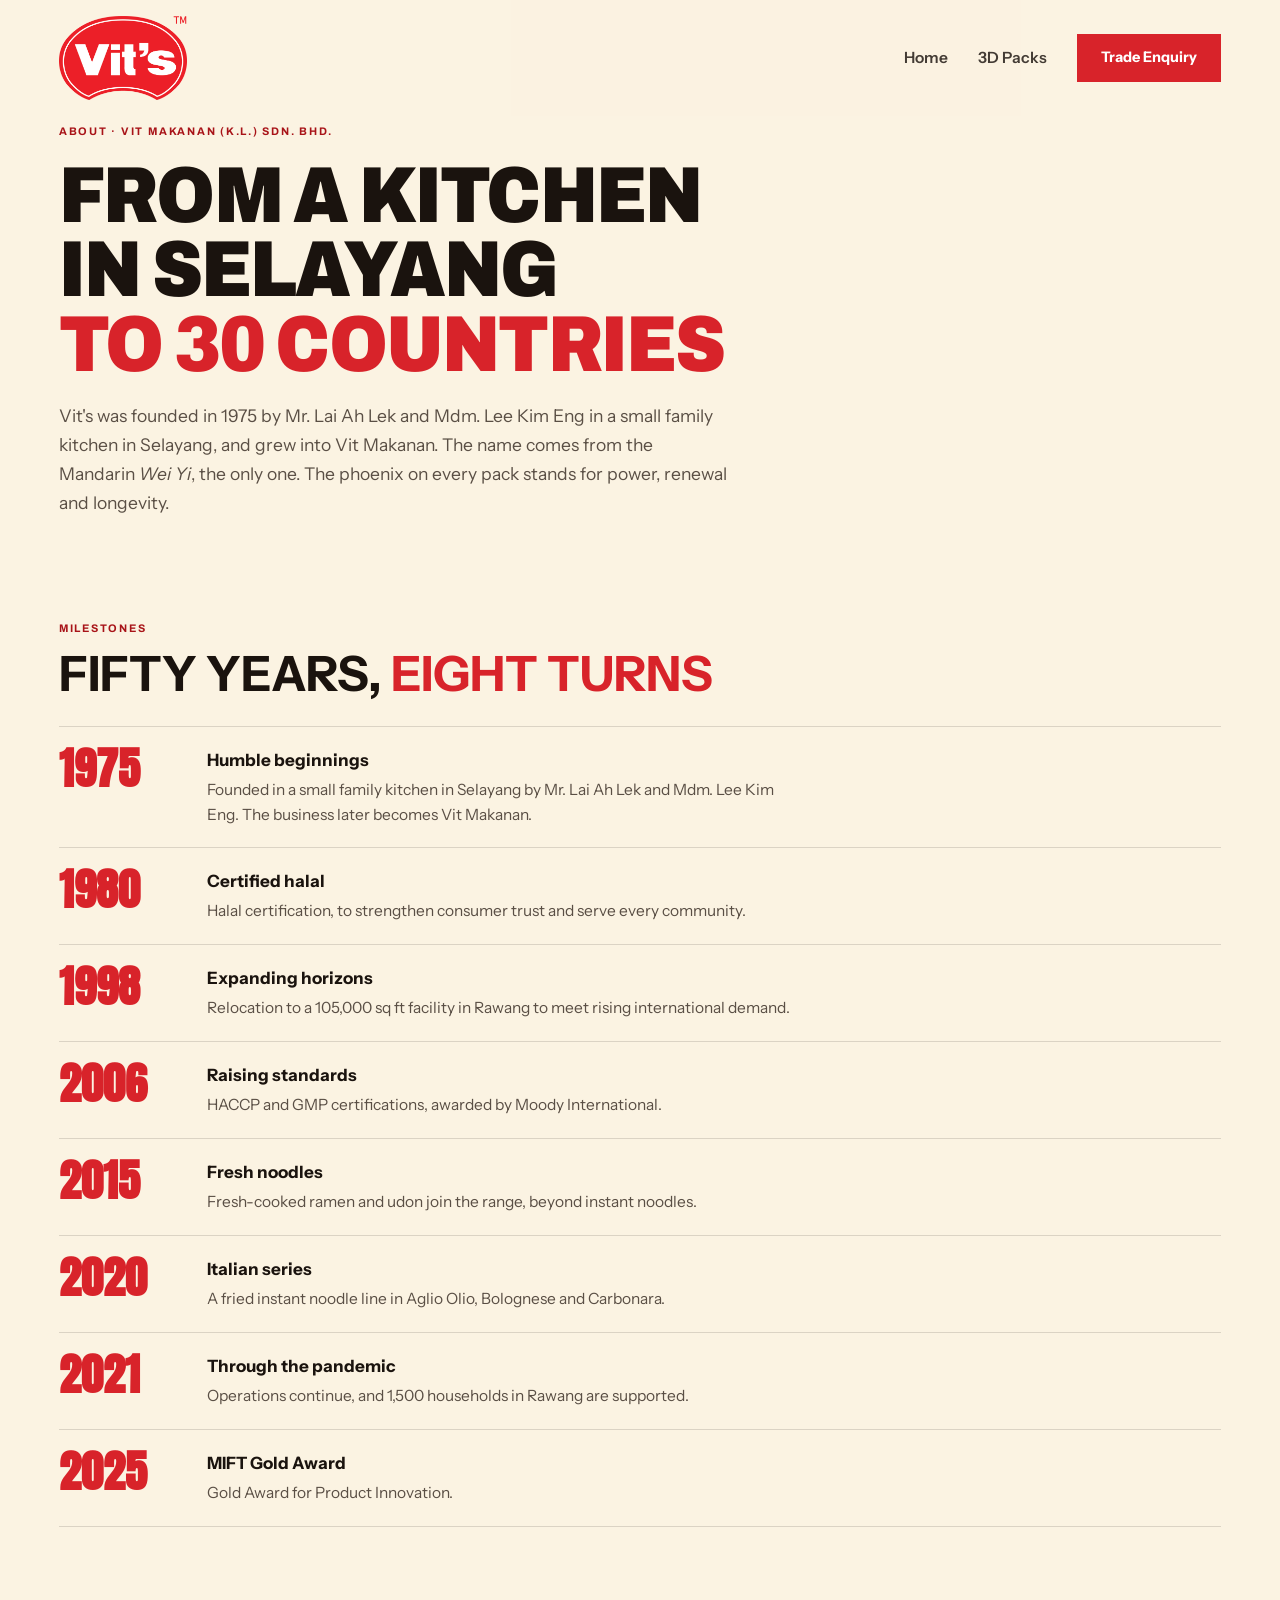
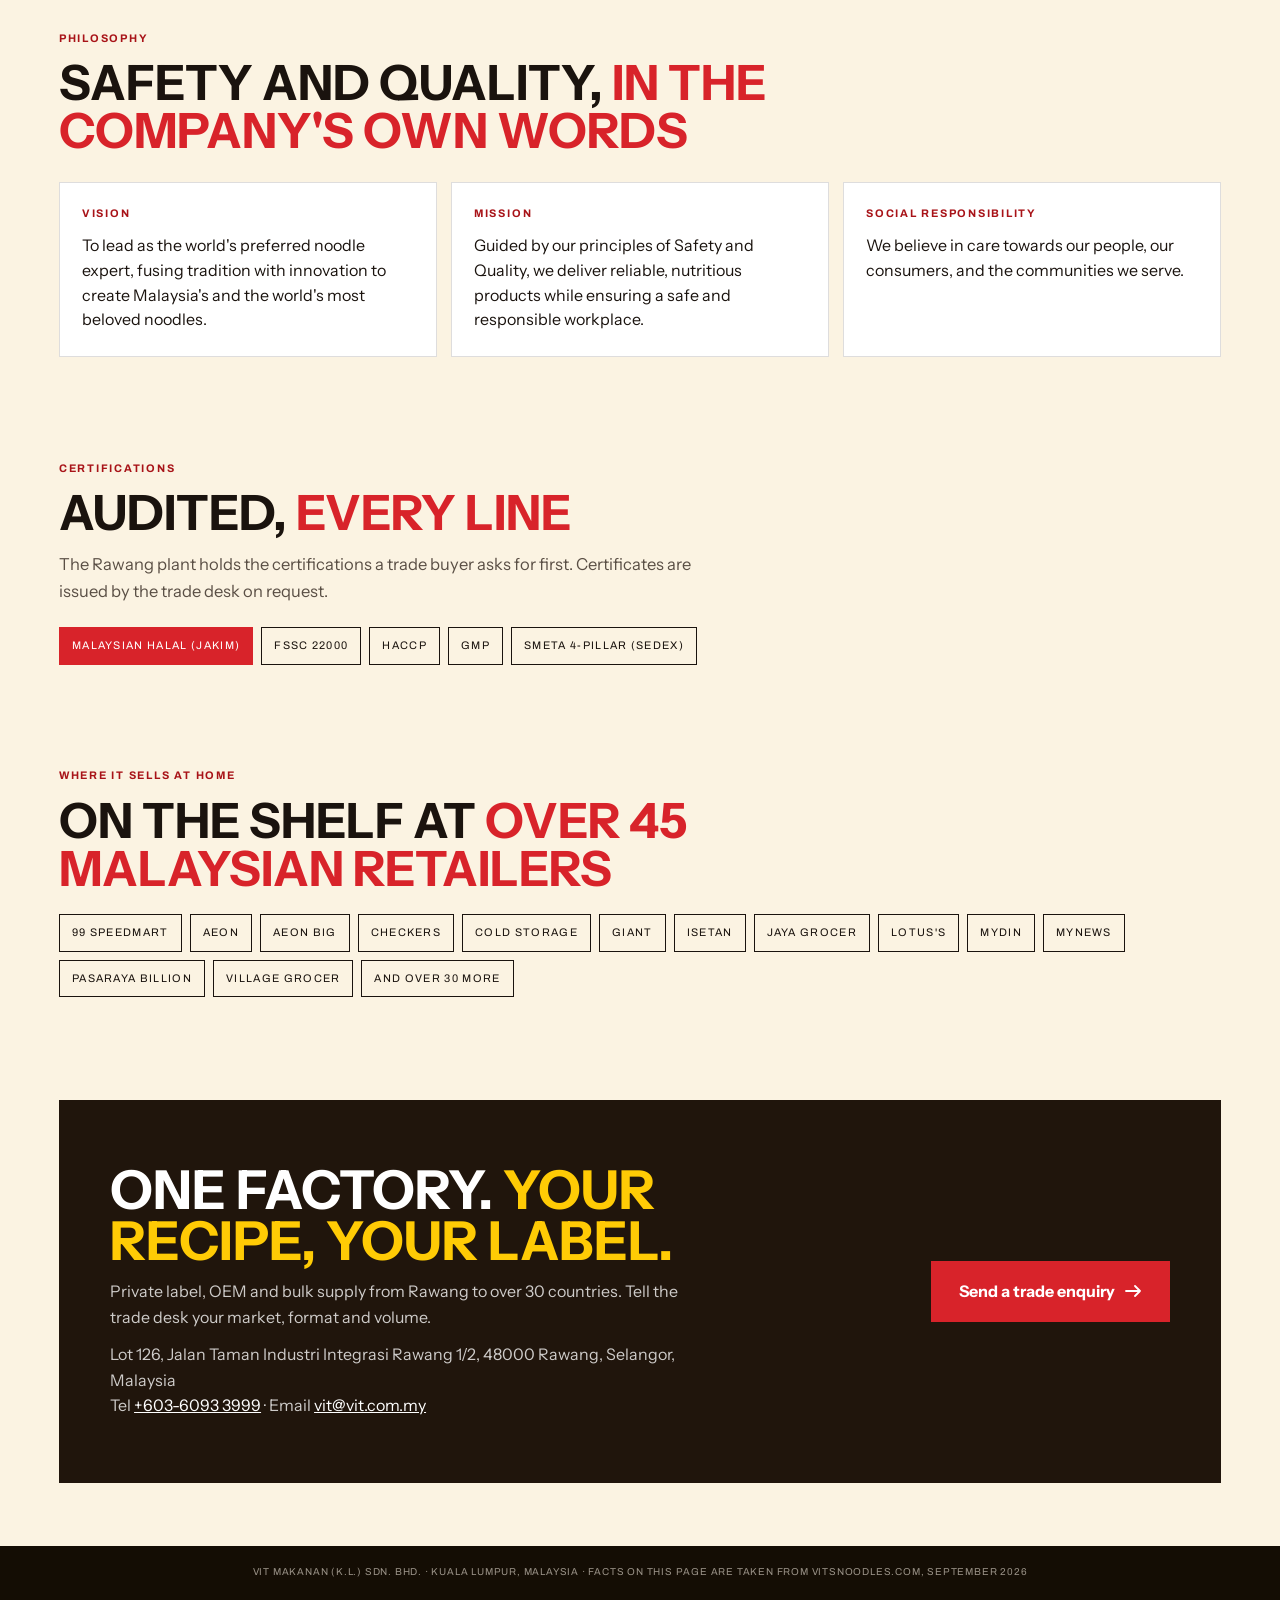
<file: about.html>
<!doctype html>
<html lang="en">
<head>
<meta charset="utf-8">
<meta name="viewport" content="width=device-width, initial-scale=1">
<title>About &middot; Vit's Noodles</title>
<meta name="description" content="Vit Makanan (K.L.) Sdn. Bhd.: the family noodle factory behind Vit's since 1975. Milestones, philosophy, certifications and retail partners.">
<link rel="preconnect" href="https://fonts.googleapis.com"><link rel="preconnect" href="https://fonts.gstatic.com" crossorigin>
<link href="https://fonts.googleapis.com/css2?family=Fraunces:ital,opsz,wght,SOFT,WONK@0,9..144,300..900,0..100,0..1;1,9..144,300..900,0..100,0..1&family=Instrument+Sans:ital,wght@0,400..700;1,400..700&family=Archivo:wdth,wght@62..125,400..900&family=Anton&family=JetBrains+Mono:wght@500;700&display=swap" rel="stylesheet">
<link rel="icon" type="image/png" href="assets/favicon.png"><link rel="apple-touch-icon" href="assets/apple-touch-icon.png">
<link rel="stylesheet" href="css/site.css?v=243">
</head>
<body>

<nav class="nav solid" id="siteNav">
  <a href="index.html"><img class="lg" src="assets/vits-logo.webp" alt="Vit's, home"></a>
  <div class="links">
    <a href="index.html">Home</a>
    <a href="3d.html">3D Packs</a>
    <a class="cta" href="index.html#trade-form">Trade Enquiry</a>
  </div>
</nav>

<main class="sub"><div class="subIn">

  <header class="subHead">
    <span class="k">About &middot; Vit Makanan (K.L.) Sdn. Bhd.</span>
    <h1 class="disp">From a kitchen in Selayang <em>to 30 countries</em></h1>
    <p>Vit's was founded in 1975 by Mr. Lai Ah Lek and Mdm. Lee Kim Eng in a small family kitchen in Selayang, and grew into Vit Makanan. The name comes from the Mandarin <em>Wei Yi</em>, the only one. The phoenix on every pack stands for power, renewal and longevity.</p>
  </header>

  <section class="subSec" aria-labelledby="ms">
    <span class="k">Milestones</span>
    <h2 id="ms">Fifty years, <em>eight turns</em></h2>
    <div class="tl">
      <div><b>1975</b><div><h3>Humble beginnings</h3><p>Founded in a small family kitchen in Selayang by Mr. Lai Ah Lek and Mdm. Lee Kim Eng. The business later becomes Vit Makanan.</p></div></div>
      <div><b>1980</b><div><h3>Certified halal</h3><p>Halal certification, to strengthen consumer trust and serve every community.</p></div></div>
      <div><b>1998</b><div><h3>Expanding horizons</h3><p>Relocation to a 105,000 sq ft facility in Rawang to meet rising international demand.</p></div></div>
      <div><b>2006</b><div><h3>Raising standards</h3><p>HACCP and GMP certifications, awarded by Moody International.</p></div></div>
      <div><b>2015</b><div><h3>Fresh noodles</h3><p>Fresh-cooked ramen and udon join the range, beyond instant noodles.</p></div></div>
      <div><b>2020</b><div><h3>Italian series</h3><p>A fried instant noodle line in Aglio Olio, Bolognese and Carbonara.</p></div></div>
      <div><b>2021</b><div><h3>Through the pandemic</h3><p>Operations continue, and 1,500 households in Rawang are supported.</p></div></div>
      <div><b>2025</b><div><h3>MIFT Gold Award</h3><p>Gold Award for Product Innovation.</p></div></div>
    </div>
  </section>

  <section class="subSec" aria-labelledby="ph">
    <span class="k">Philosophy</span>
    <h2 id="ph">Safety and quality, <em>in the company's own words</em></h2>
    <div class="pillars">
      <div><span class="k">Vision</span><p>To lead as the world's preferred noodle expert, fusing tradition with innovation to create Malaysia's and the world's most beloved noodles.</p></div>
      <div><span class="k">Mission</span><p>Guided by our principles of Safety and Quality, we deliver reliable, nutritious products while ensuring a safe and responsible workplace.</p></div>
      <div><span class="k">Social responsibility</span><p>We believe in care towards our people, our consumers, and the communities we serve.</p></div>
    </div>
  </section>

  <section class="subSec" aria-labelledby="ce">
    <span class="k">Certifications</span>
    <h2 id="ce">Audited, <em>every line</em></h2>
    <p>The Rawang plant holds the certifications a trade buyer asks for first. Certificates are issued by the trade desk on request.</p>
    <div class="chips">
      <span class="red">Malaysian Halal (JAKIM)</span><span>FSSC 22000</span><span>HACCP</span><span>GMP</span><span>SMETA 4-Pillar (Sedex)</span>
    </div>
  </section>

  <section class="subSec" aria-labelledby="pa">
    <span class="k">Where it sells at home</span>
    <h2 id="pa">On the shelf at <em>over 45 Malaysian retailers</em></h2>
    <div class="chips">
      <span>99 Speedmart</span><span>AEON</span><span>AEON BIG</span><span>Checkers</span><span>Cold Storage</span><span>Giant</span><span>Isetan</span><span>Jaya Grocer</span><span>Lotus's</span><span>Mydin</span><span>myNEWS</span><span>Pasaraya Billion</span><span>Village Grocer</span><span>and over 30 more</span>
    </div>
  </section>

  <section class="subCta" aria-label="Trade enquiry">
    <div>
      <h2>One factory. <em>Your recipe, your label.</em></h2>
      <p>Private label, OEM and bulk supply from Rawang to over 30 countries. Tell the trade desk your market, format and volume.</p>
      <p class="subContact">Lot 126, Jalan Taman Industri Integrasi Rawang 1/2, 48000 Rawang, Selangor, Malaysia<br>
        Tel <a href="tel:+60360933999">+603-6093 3999</a> &middot; Email <a href="mailto:vit@vit.com.my">vit@vit.com.my</a></p>
    </div>
    <a class="go" href="index.html#trade-form">Send a trade enquiry
      <svg viewBox="0 0 17 12" fill="none" width="17" height="12" aria-hidden="true"><path d="M1 6h14M10 1l5 5-5 5" stroke="currentColor" stroke-width="1.8" stroke-linecap="round" stroke-linejoin="round"/></svg>
    </a>
  </section>
</div></main>

<footer class="phFoot">Vit Makanan (K.L.) Sdn. Bhd. &middot; Kuala Lumpur, Malaysia &middot; Facts on this page are taken from vitsnoodles.com, September 2026</footer>

</body>
</html>
</file>
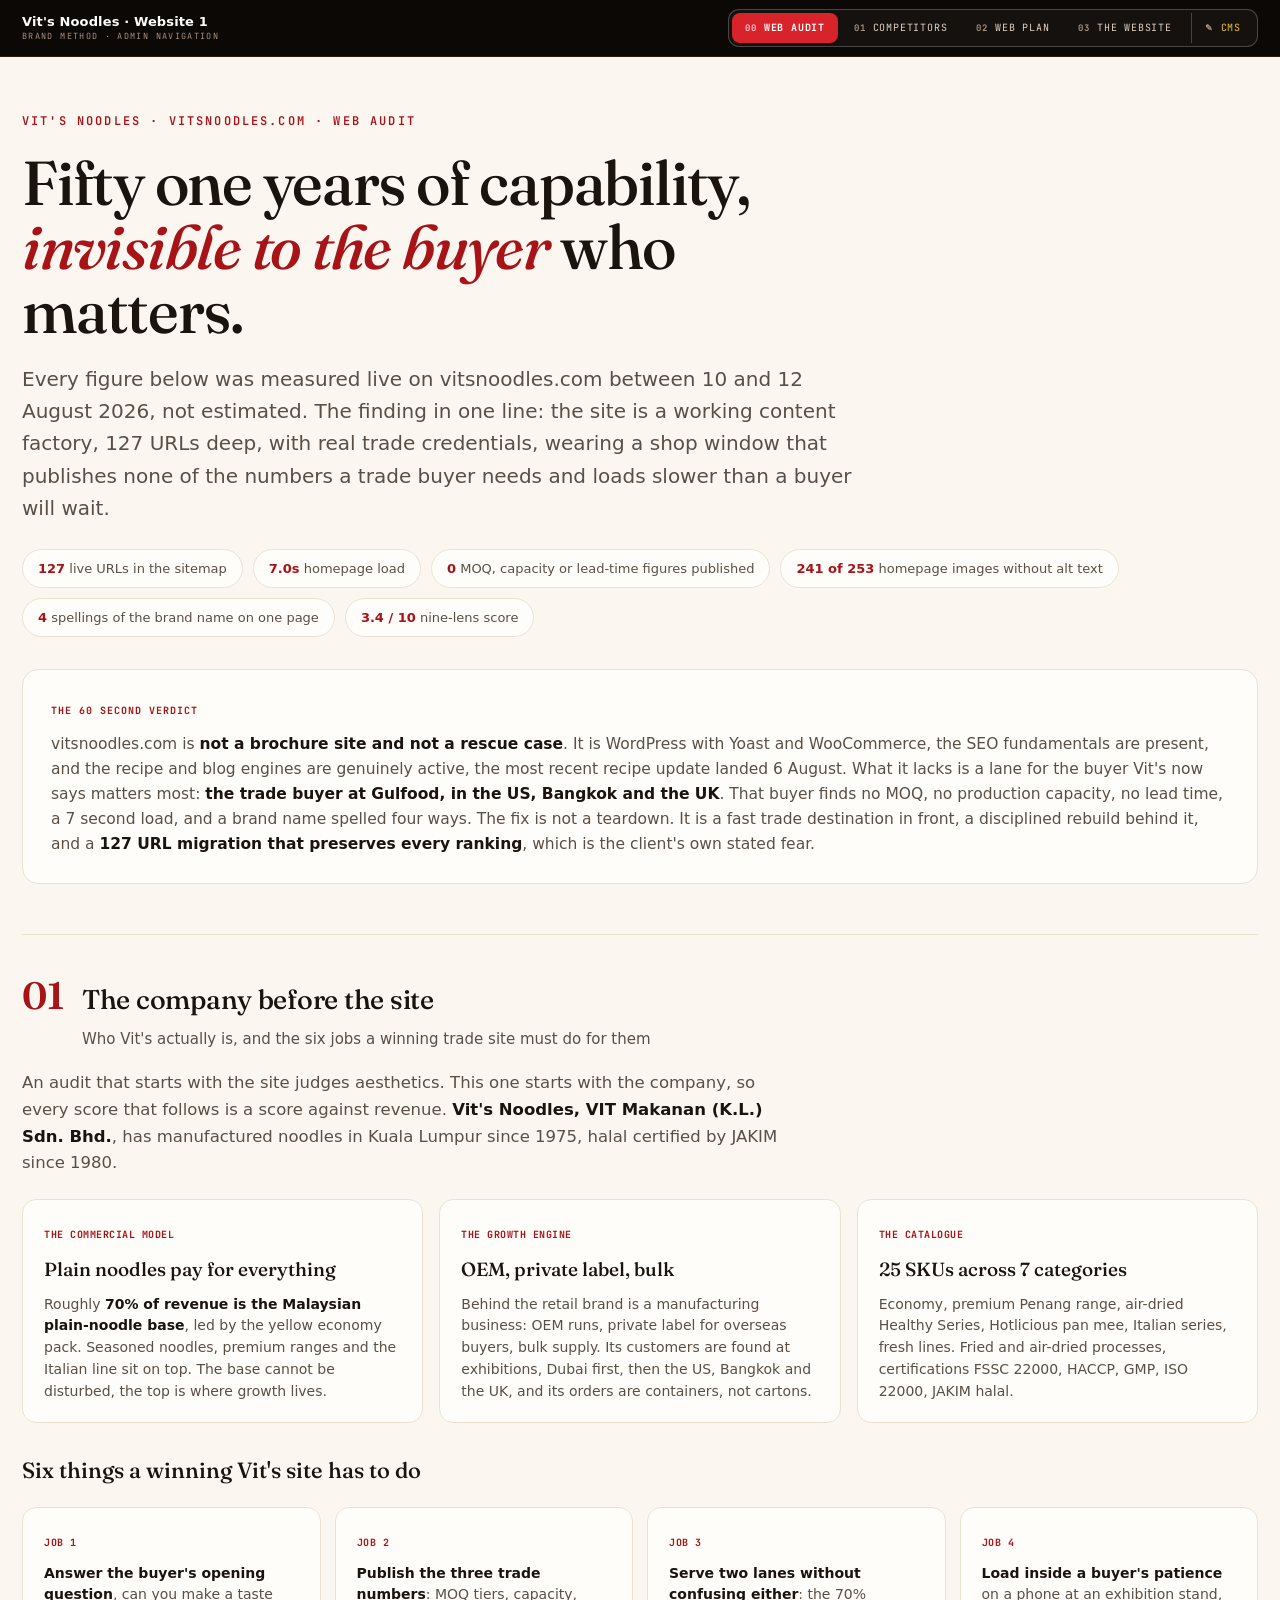
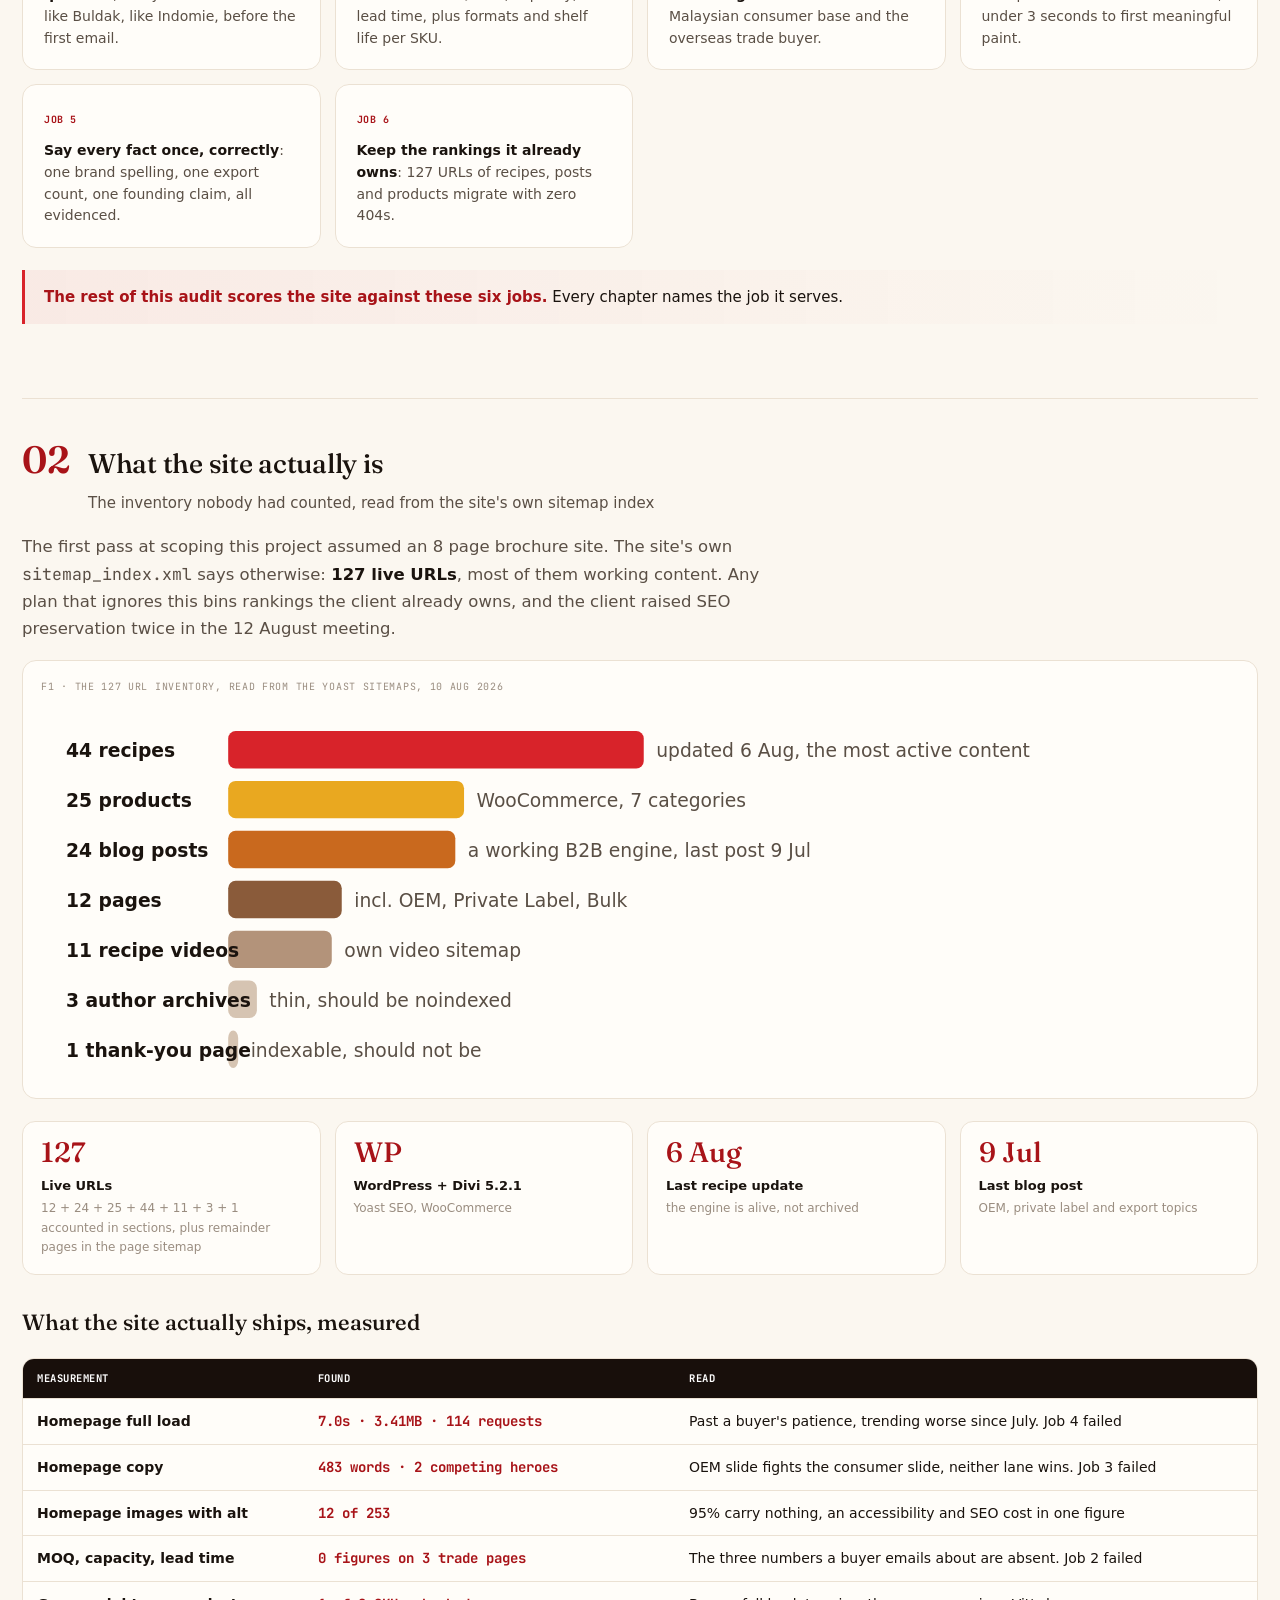
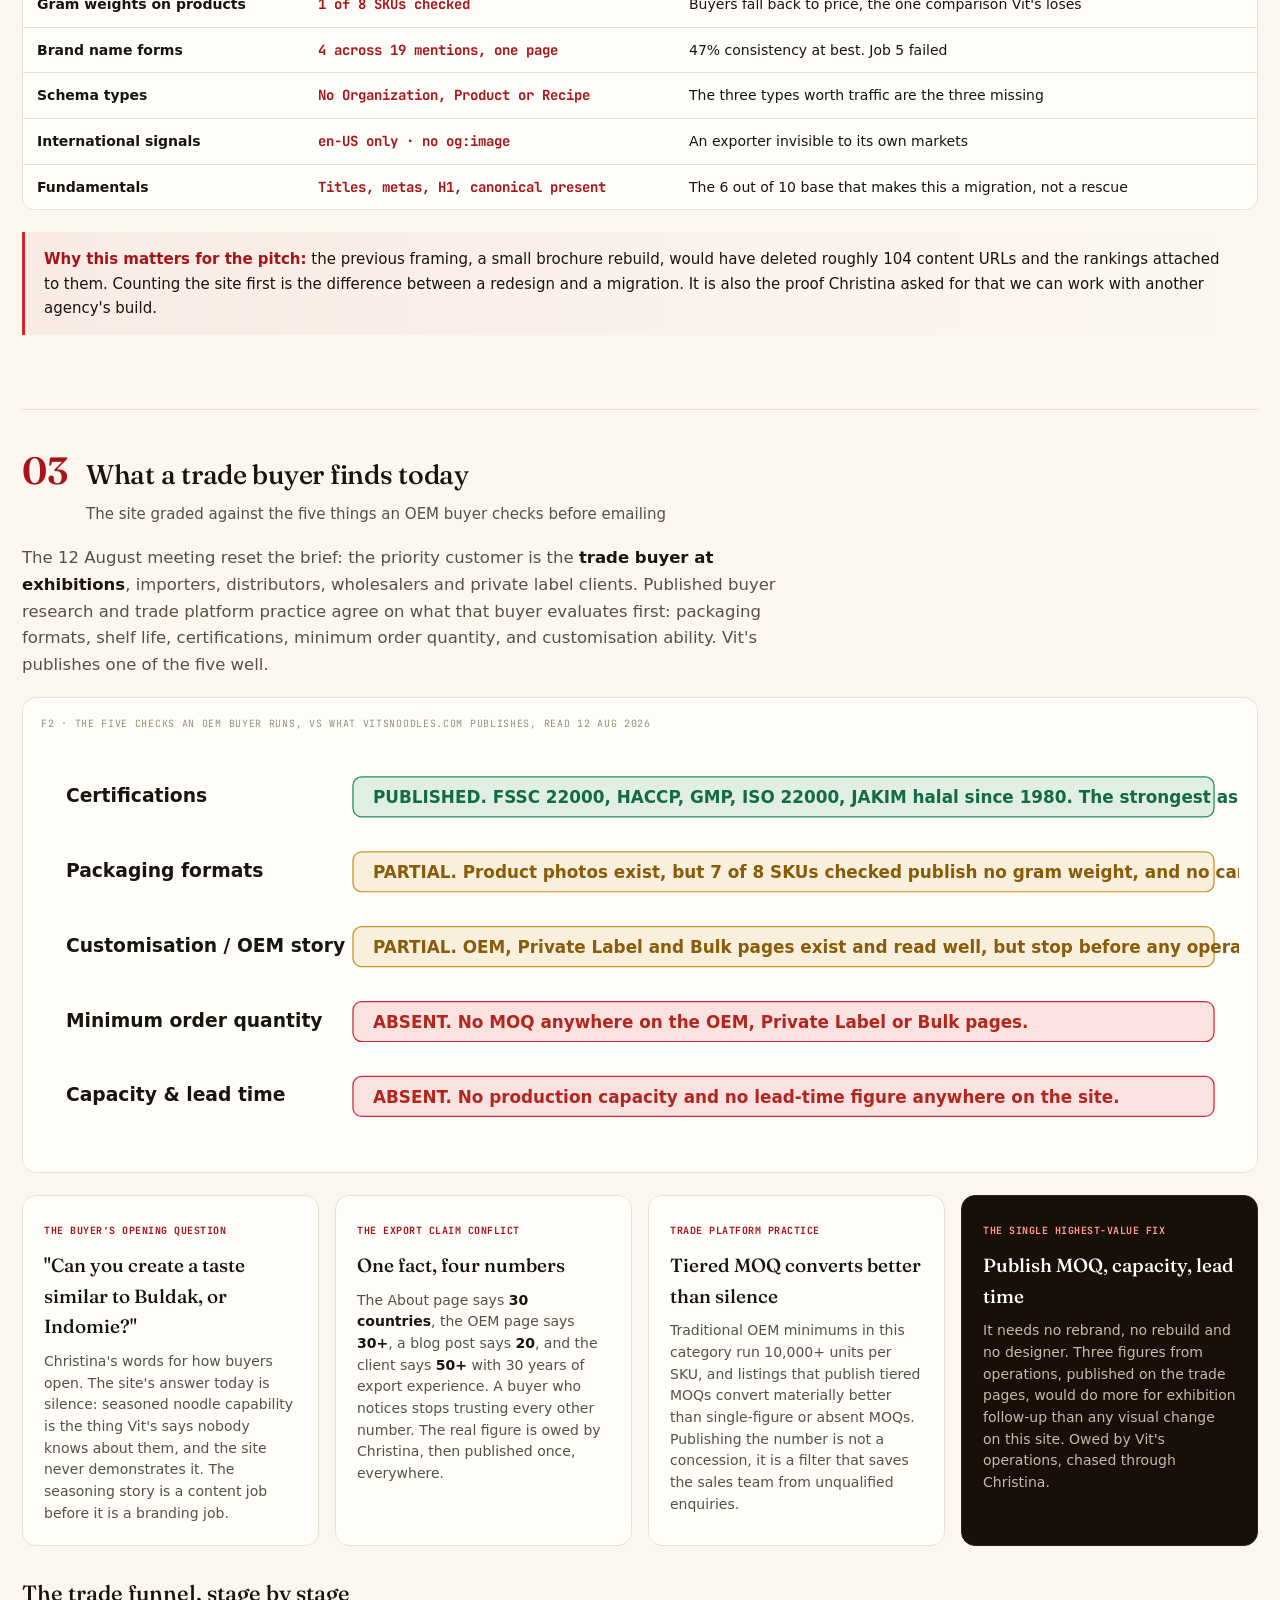
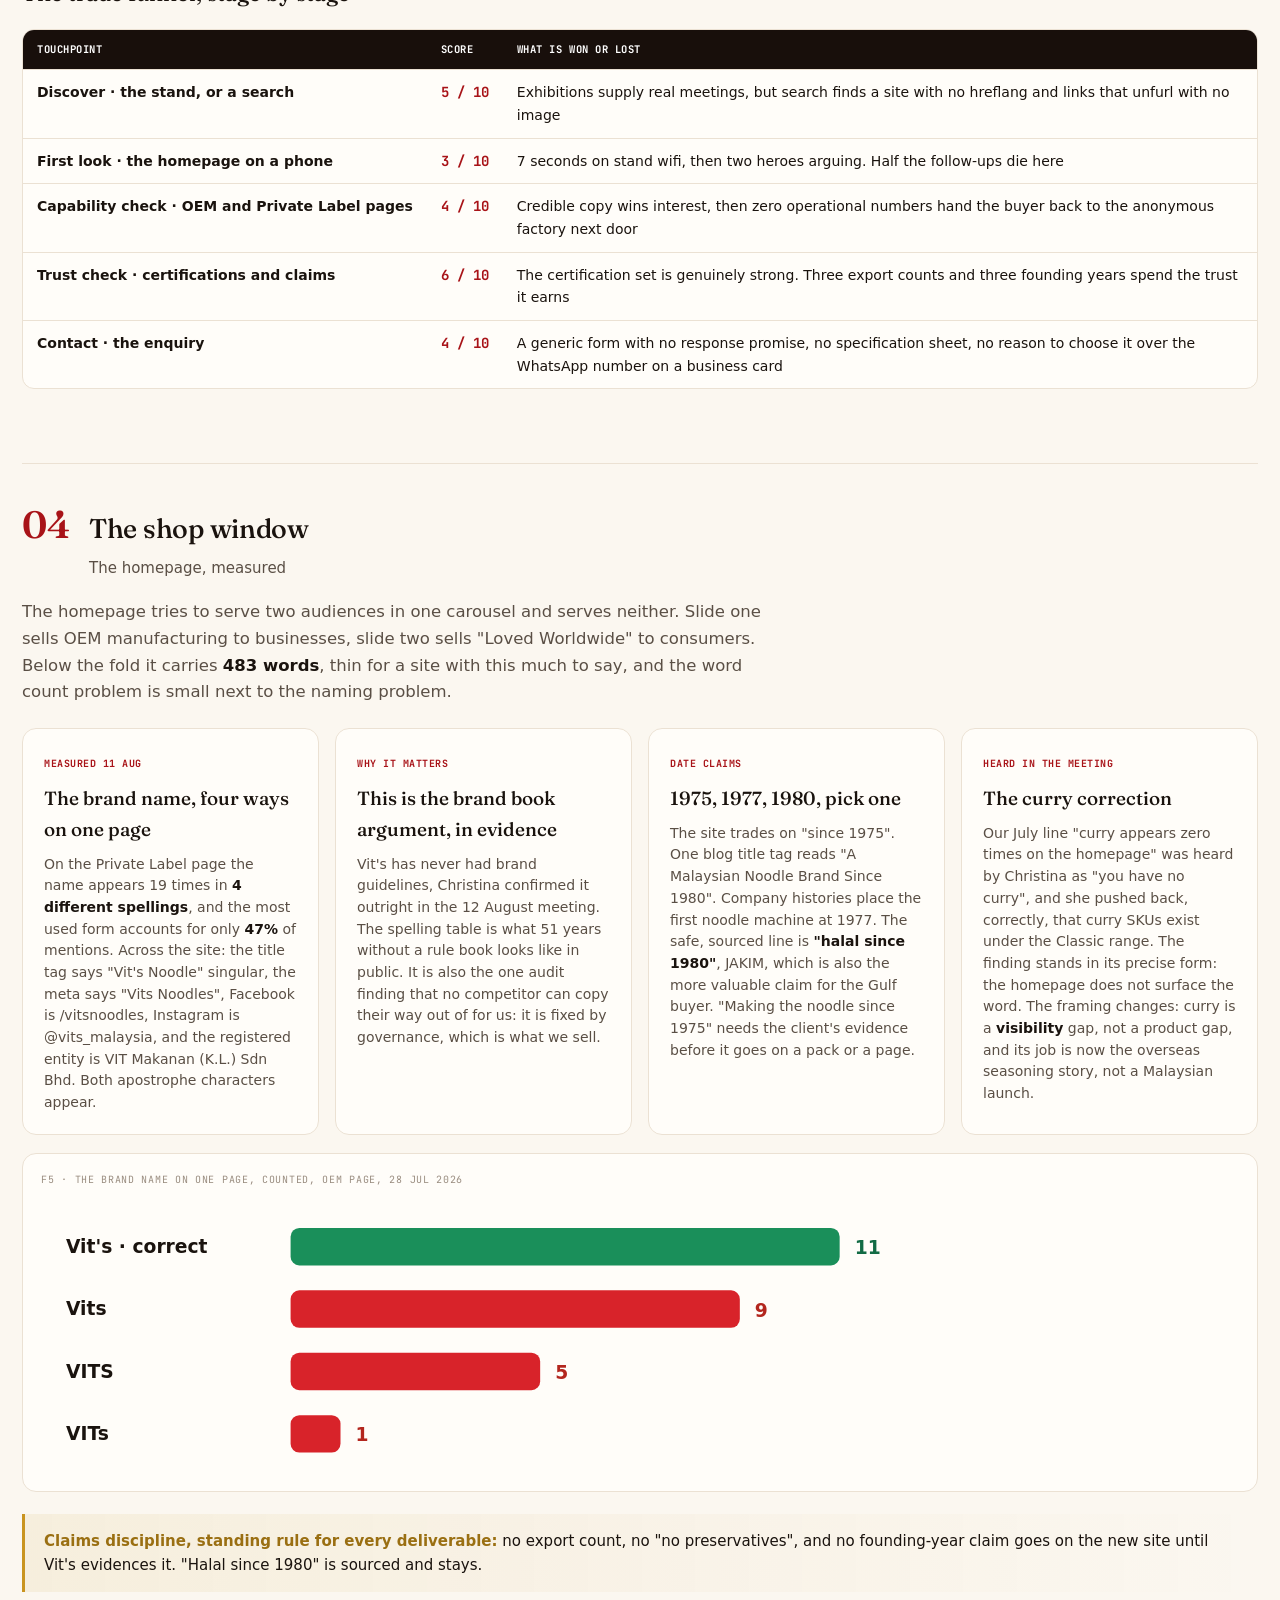
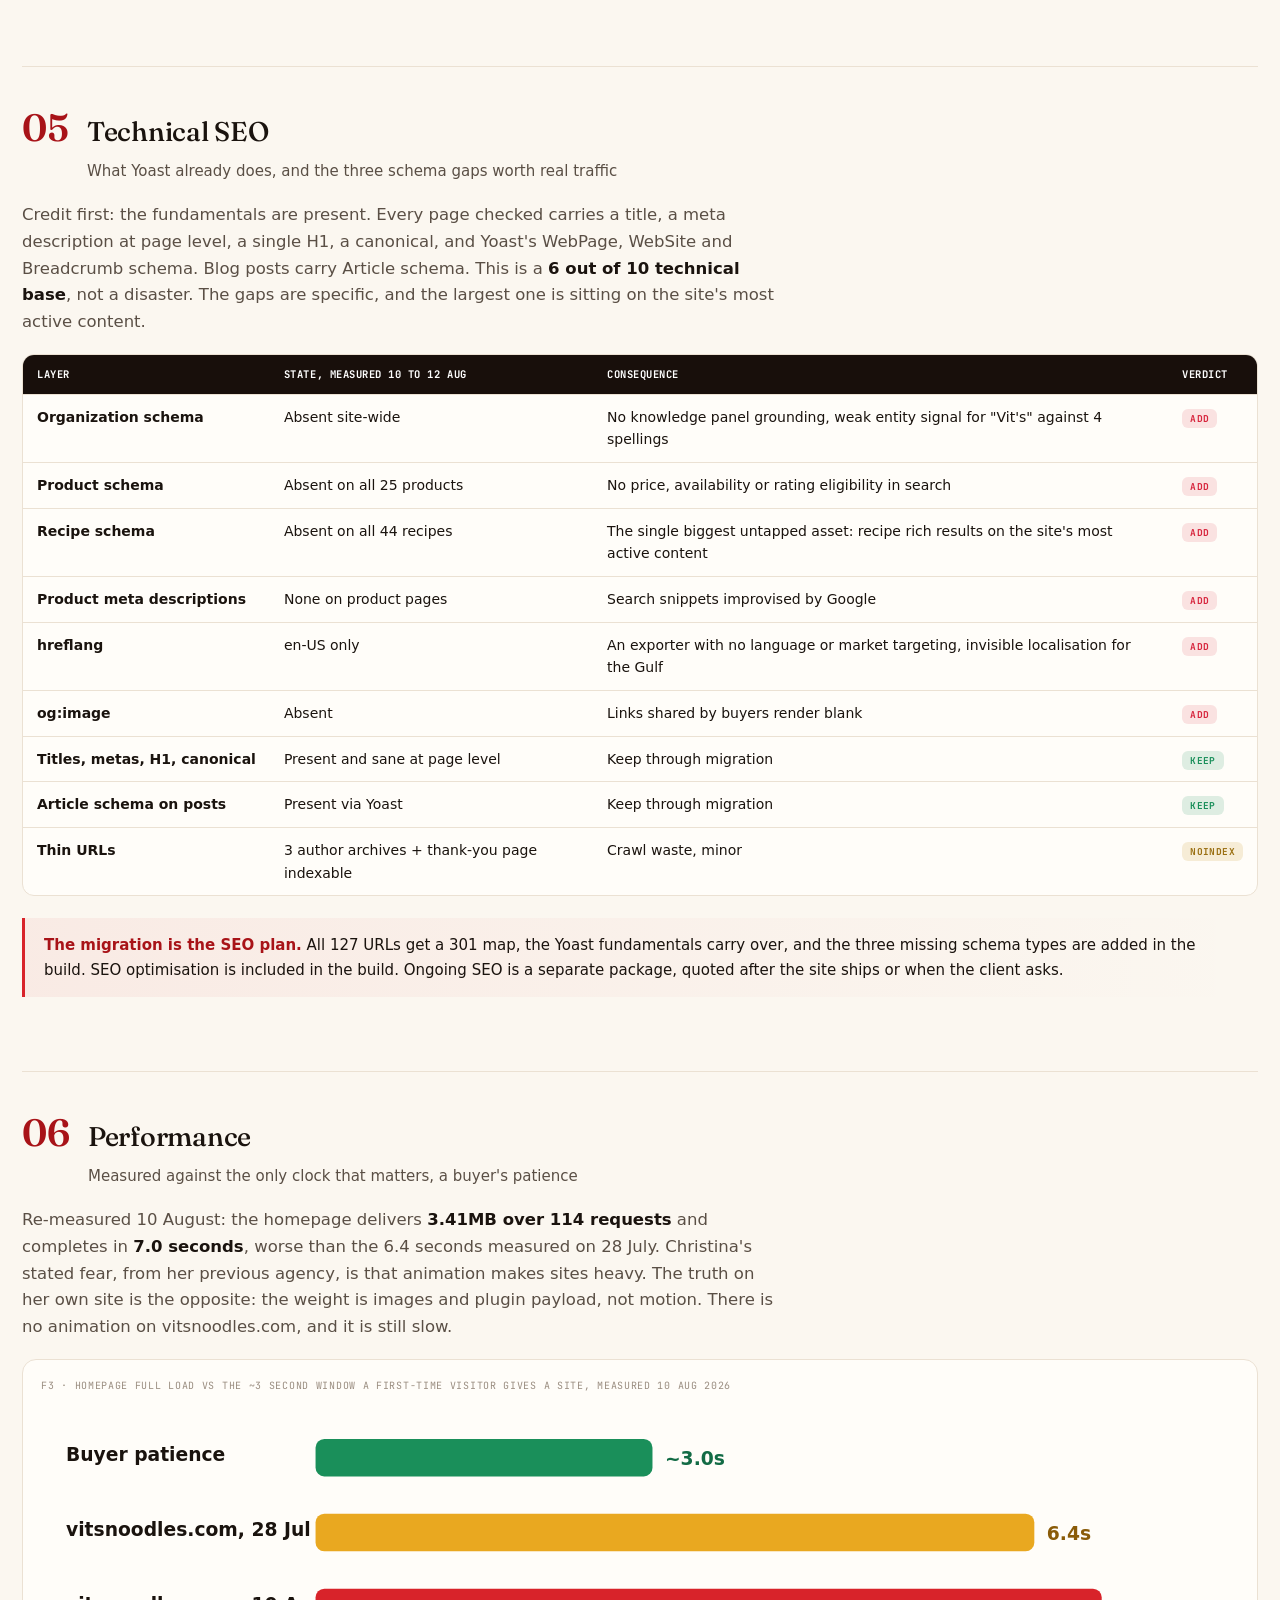
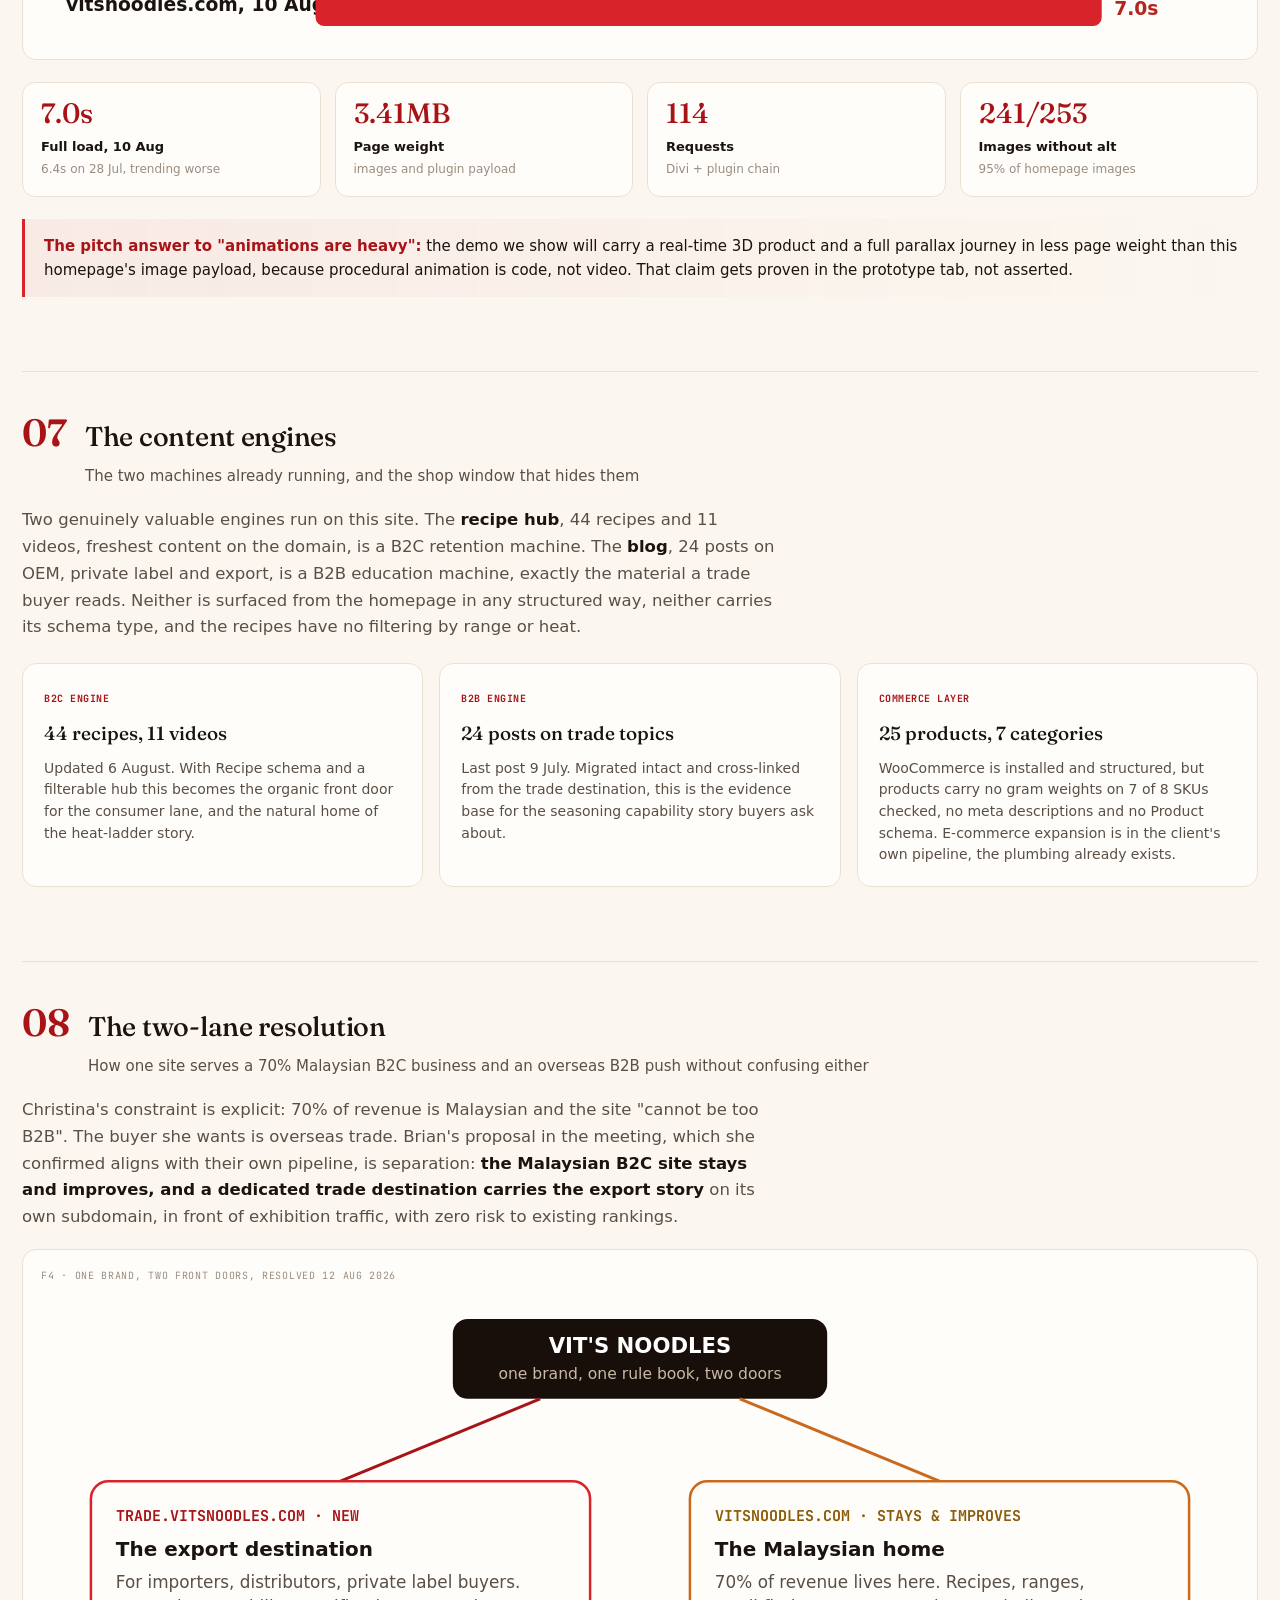
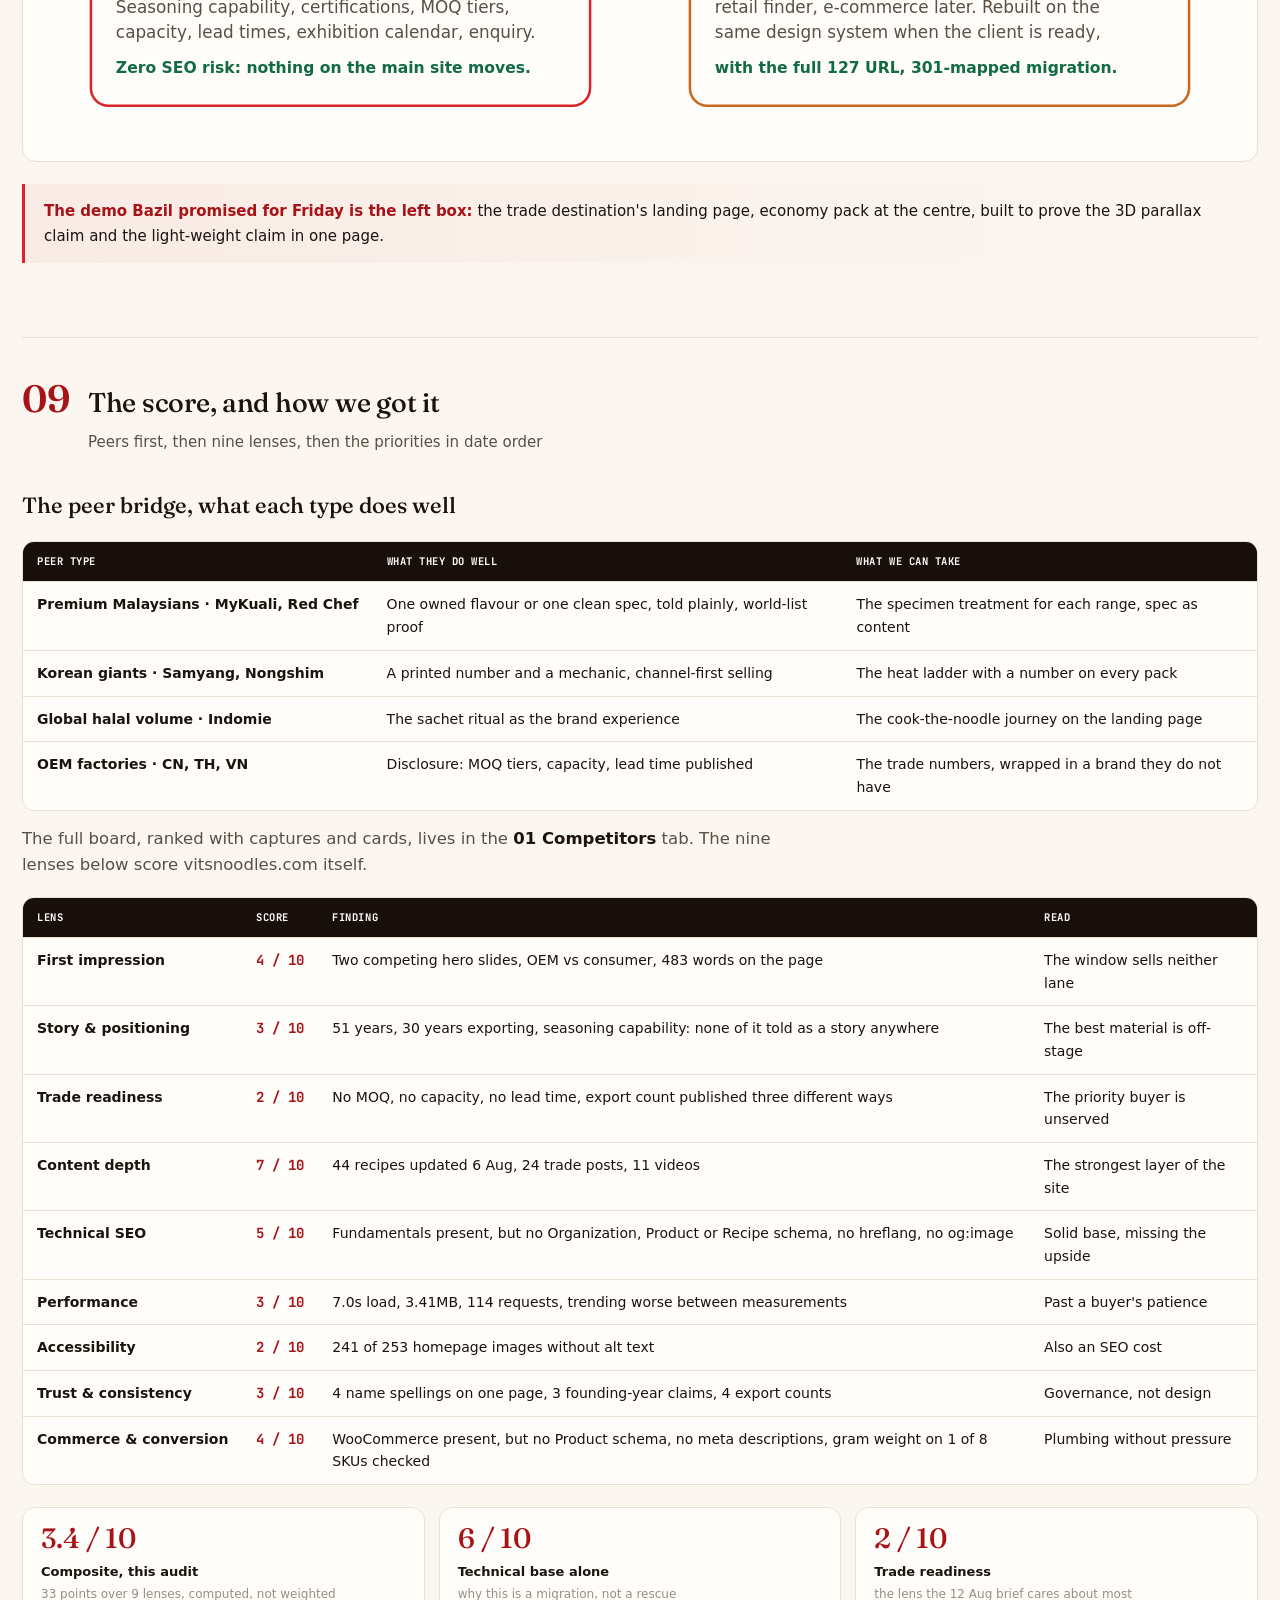
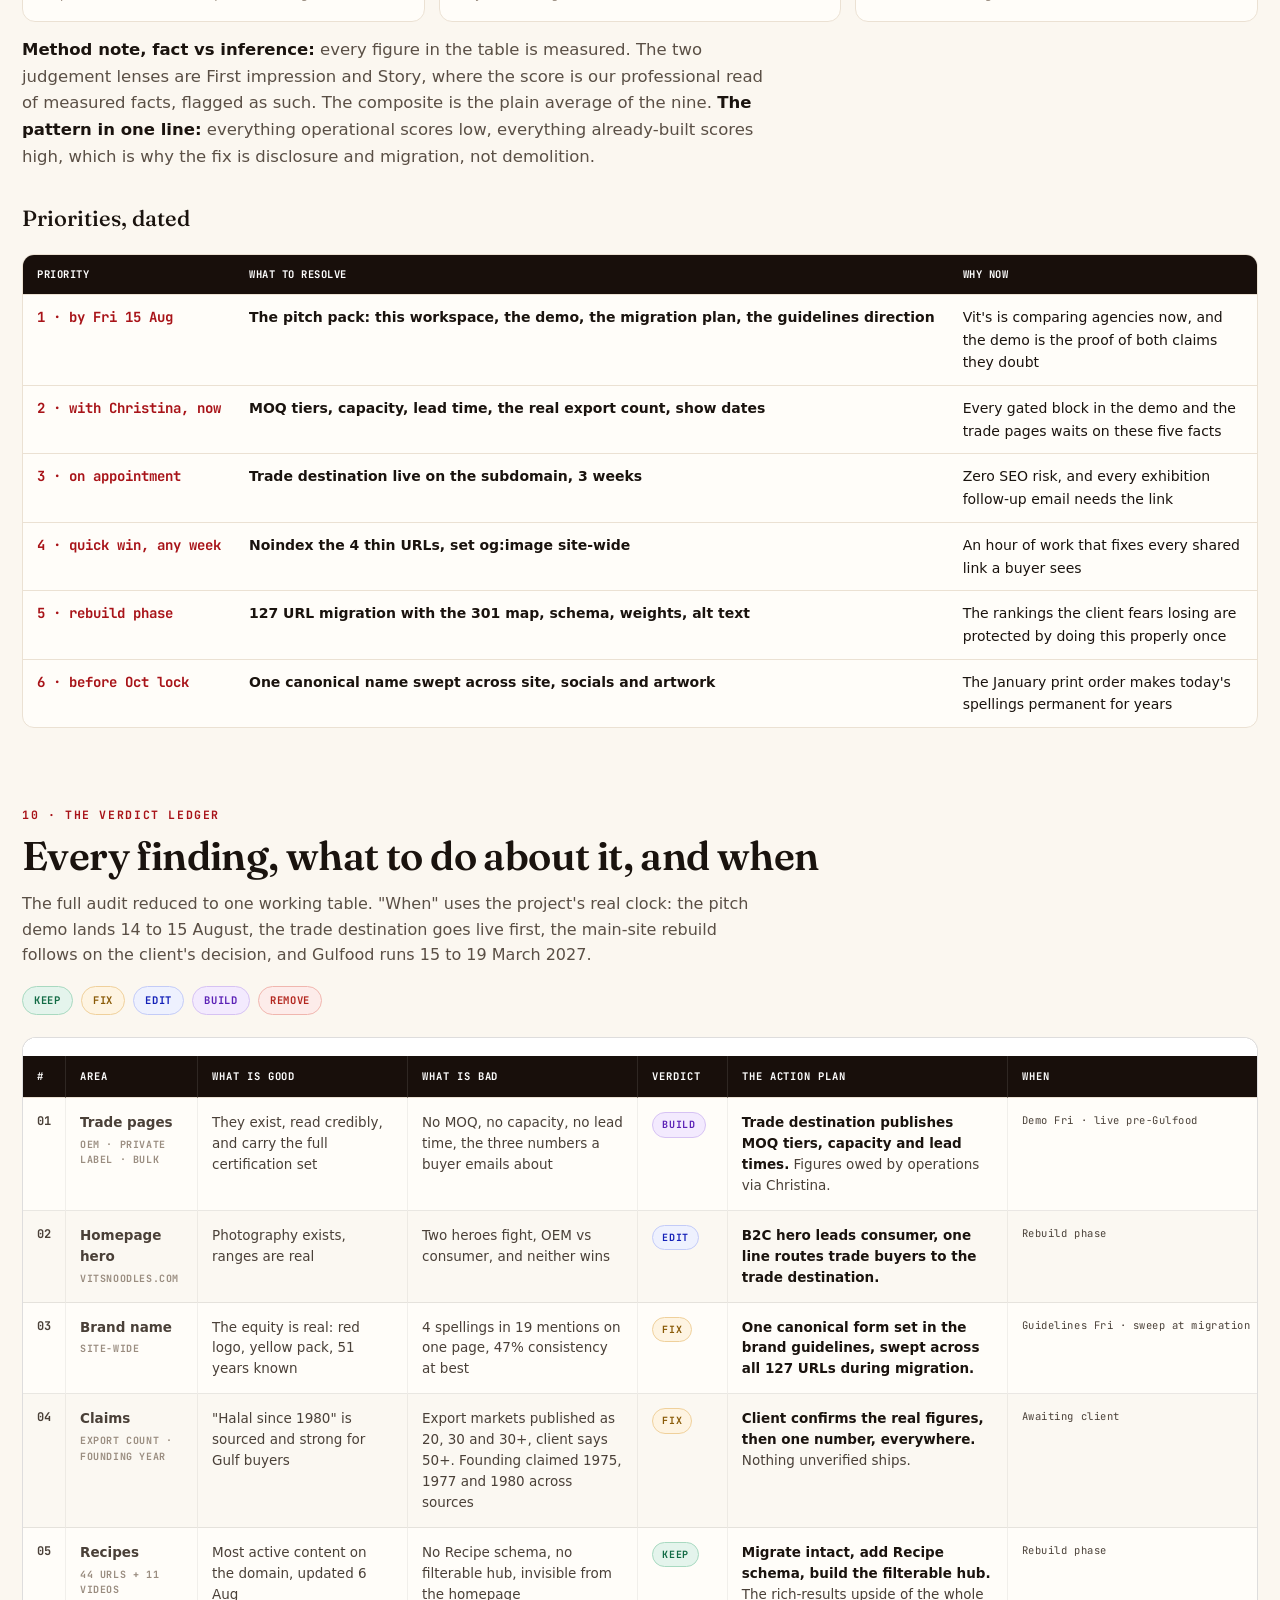
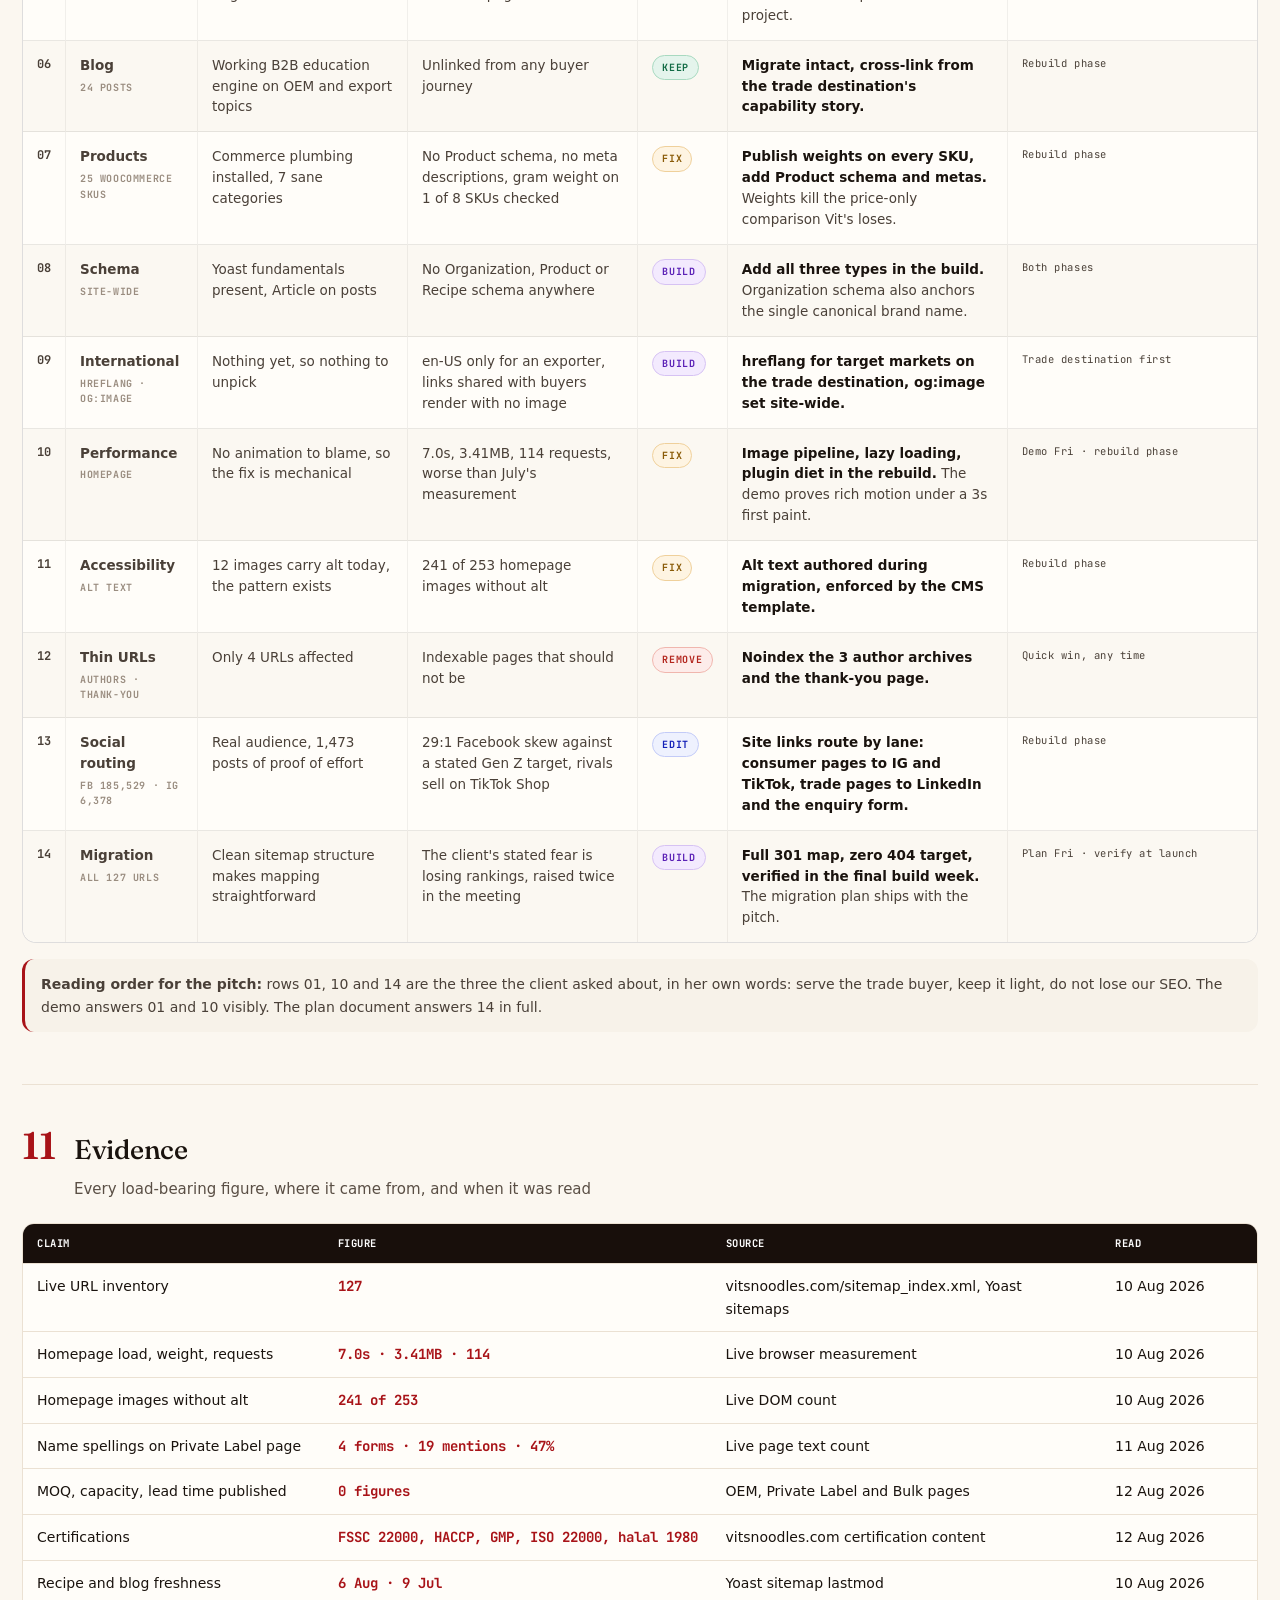
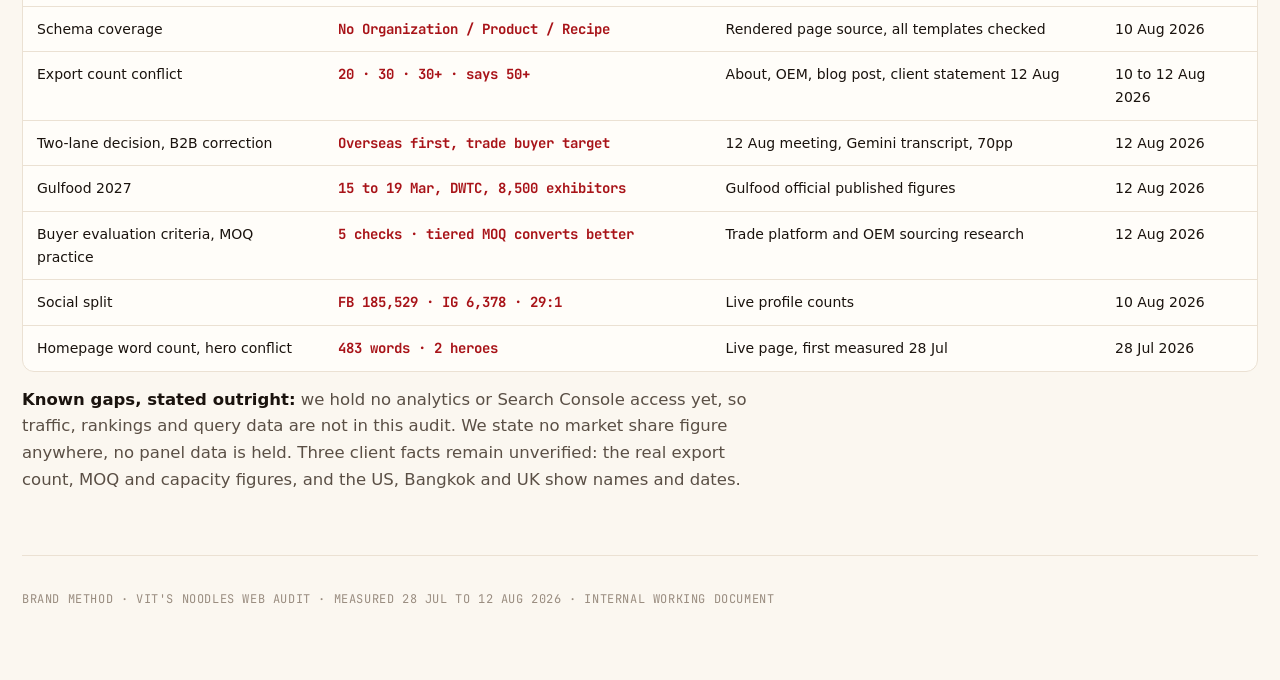
<file: audit.html>
<!doctype html>
<html lang="en">
<head>
<meta charset="utf-8"><meta name="viewport" content="width=device-width, initial-scale=1">
<title>Vit's Noodles · Website &amp; Digital Audit · Brand Method</title>
<link rel="preconnect" href="https://fonts.googleapis.com"><link rel="preconnect" href="https://fonts.gstatic.com" crossorigin>
<link href="https://fonts.googleapis.com/css2?family=Fraunces:ital,opsz,wght,SOFT,WONK@0,9..144,300..900,0..100,0..1;1,9..144,300..900,0..100,0..1&family=Instrument+Sans:ital,wght@0,400..700;1,400..700&family=Archivo:wdth,wght@62..125,400..900&family=Anton&family=JetBrains+Mono:wght@500;700&display=swap" rel="stylesheet">
<style>
  :root{--paper:#FBF7F0;--paper2:#FFFDF9;--ink:#1A130E;--soft:#5A4F45;--faint:#9A8D80;--line:#EBE1D3;--line2:#DFD3C1;--red:#D8232A;--red-deep:#A81318;--wash:#FBEAE4;--ok:#1A8F5A;--warn:#C9941F;--bad:#D7263D;--dark:#180F0B;--gold:#E9A820;--maxw:none;}
  *{box-sizing:border-box;margin:0;padding:0}html{scroll-behavior:smooth}
  body{font-family:"Inter",system-ui,sans-serif;background:var(--paper);color:var(--ink);font-size:16px;line-height:1.62;-webkit-font-smoothing:antialiased;overflow-x:hidden}
  .wrap{max-width:none;margin:0;padding:0 22px}.mono{font-family:"JetBrains Mono",monospace}
  .eyebrow{font-family:"JetBrains Mono",monospace;font-size:12px;letter-spacing:.18em;text-transform:uppercase;color:var(--red-deep);display:inline-flex;align-items:center;gap:10px;font-weight:600}
  .hero{padding:50px 0 8px}.hero h1{font-family:"Fraunces",serif;font-weight:500;font-size:clamp(36px,5.6vw,62px);line-height:1.03;letter-spacing:-.02em;margin:18px 0 0;max-width:22ch}.hero h1 em{font-style:italic;color:var(--red-deep)}
  .hero .lede{font-size:clamp(17px,2vw,20px);color:var(--soft);max-width:66ch;margin:20px 0 0}
  .vrow{display:flex;flex-wrap:wrap;gap:10px;margin-top:24px}.vchip{background:var(--paper2);border:1px solid var(--line);border-radius:999px;padding:8px 15px;font-size:13px;color:var(--soft)}.vchip b{color:var(--red-deep)}
  .execsum{margin-top:32px;border:1px solid var(--line);border-radius:16px;background:var(--paper2);padding:26px 28px}
  .execsum .tag{font-family:"JetBrains Mono",monospace;font-size:10px;letter-spacing:.1em;text-transform:uppercase;color:var(--red-deep);font-weight:700}
  .execsum p{margin-top:10px;font-size:15.5px;color:var(--soft)}.execsum p b{color:var(--ink)}
  section{padding:32px 0}
  .chapdiv{display:flex;align-items:baseline;gap:18px;padding:42px 0 4px;border-top:1px solid var(--line);margin-top:10px}.cd-no{font-family:"Fraunces",serif;font-weight:600;font-size:38px;color:var(--red-deep);line-height:1}.cd-h{font-family:"Fraunces",serif;font-weight:500;font-size:27px;letter-spacing:-.01em}.cd-sub{font-size:15px;color:var(--soft);margin-top:5px}
  h2{font-family:"Fraunces",serif;font-weight:500;font-size:clamp(25px,3.6vw,37px);line-height:1.08;letter-spacing:-.015em;margin:13px 0 0;max-width:30ch}
  h3.sub{font-family:"Fraunces",serif;font-weight:500;font-size:22px;margin:30px 0 0}
  .sec-intro{font-size:16.5px;color:var(--soft);max-width:72ch;margin:15px 0 0}.sec-intro b,.sec-intro strong{color:var(--ink)}.sec-intro em{color:var(--red-deep)}
  .grid{display:grid;gap:16px;margin-top:22px}.g2{grid-template-columns:repeat(auto-fit,minmax(290px,1fr))}.g3{grid-template-columns:repeat(auto-fit,minmax(225px,1fr))}
  .card{background:var(--paper2);border:1px solid var(--line);border-radius:14px;padding:20px 21px}.card .tag{font-family:"JetBrains Mono",monospace;font-size:10px;letter-spacing:.05em;text-transform:uppercase;color:var(--red-deep);font-weight:700}.card h3{font-family:"Fraunces",serif;font-weight:500;font-size:19px;margin-top:8px}.card p{font-size:14px;color:var(--soft);margin-top:9px;line-height:1.55}.card p b{color:var(--ink)}
  .card.dark{background:var(--dark);border-color:#2e2118;color:#EFE4D6}.card.dark h3{color:#fff}.card.dark p{color:#C9B9A6}.card.dark .tag{color:#FF9A8E}.card.dark p b{color:#fff}
  .stats{display:grid;grid-template-columns:repeat(auto-fit,minmax(150px,1fr));gap:14px;margin-top:22px}.stat{border:1px solid var(--line);border-radius:13px;background:var(--paper2);padding:16px 18px}.stat .num{font-family:"Fraunces",serif;font-size:28px;font-weight:500;color:var(--red-deep);line-height:1.05}.stat .lab{font-size:13px;font-weight:600;margin-top:8px}.stat .s{font-size:12px;color:var(--faint);margin-top:3px}
  table{width:100%;border-collapse:separate;border-spacing:0;margin-top:18px;font-size:14px;background:var(--paper2);border:1px solid var(--line);border-radius:12px;overflow:hidden}th,td{text-align:left;padding:11px 14px;border-bottom:1px solid var(--line);vertical-align:top}thead th{font-family:"JetBrains Mono",monospace;font-size:10.5px;letter-spacing:.05em;text-transform:uppercase;color:#fff;background:var(--dark)}tr:last-child td{border-bottom:none}td.dim{font-weight:600;white-space:nowrap}td.sc{font-family:"JetBrains Mono",monospace;color:var(--red-deep);font-weight:700;white-space:nowrap}
  .tbl-scroll{overflow-x:auto;margin-top:18px}.tbl-scroll table{margin-top:0;min-width:720px}
  .vtag{font-family:"JetBrains Mono",monospace;font-size:9.5px;text-transform:uppercase;letter-spacing:.04em;padding:3px 8px;border-radius:6px;font-weight:700;white-space:nowrap}.vtag.hi{background:rgba(26,143,90,.14);color:var(--ok)}.vtag.lo{background:rgba(201,148,31,.16);color:#9a6f12}.vtag.bad{background:rgba(215,38,61,.12);color:var(--bad)}
  .diagram{margin-top:18px;border:1px solid var(--line);border-radius:14px;background:var(--paper2);padding:18px}.diagram .cap{font-family:"JetBrains Mono",monospace;font-size:10px;letter-spacing:.07em;text-transform:uppercase;color:var(--faint);margin-bottom:10px}.diagram svg{width:100%;height:auto;display:block}
  .pin{margin-top:22px;border-left:3px solid var(--red);background:linear-gradient(90deg,rgba(216,35,42,.06),transparent);padding:15px 19px;border-radius:0 12px 12px 0;font-size:15px;display:block}.pin b{color:var(--red-deep)}.pin.warn{border-left-color:var(--warn);background:linear-gradient(90deg,rgba(201,148,31,.09),transparent)}.pin.warn b{color:#9a6f12}
  .quote{font-family:"Fraunces",serif;font-style:italic;font-size:17px;color:var(--soft);border-left:3px solid var(--line2);padding:6px 0 6px 18px;margin-top:16px}
  footer{padding:34px 0 70px;color:var(--faint);font-size:12px;font-family:"JetBrains Mono",monospace;text-transform:uppercase;letter-spacing:.05em;border-top:1px solid var(--line);margin-top:30px}
</style>
<style id="vledgerCss">
  .vl-sec{padding:46px 0 10px}
  .vl-head{margin-bottom:8px}
  .vl-k{display:block;font-family:"JetBrains Mono",monospace;font-size:11.5px;letter-spacing:.14em;text-transform:uppercase;color:var(--red-deep);margin-bottom:10px;font-weight:700}
  .vl-h2{font-family:Fraunces,Georgia,serif;font-size:clamp(26px,3.2vw,40px);line-height:1.12;margin:0 0 12px;font-weight:600}
  .vl-lede{font-size:16px;line-height:1.6;color:#5A4F45;max-width:74ch;margin:0 0 8px}
  .vl-legend{display:flex;flex-wrap:wrap;gap:8px;margin:18px 0 22px}
  .vl-lg{display:inline-flex;align-items:center;gap:7px;font-family:"JetBrains Mono",monospace;font-size:10.5px;letter-spacing:.07em;text-transform:uppercase;font-weight:700;padding:5px 11px;border-radius:999px;border:1px solid}
  .vl-scroll{overflow-x:auto;border:1px solid rgba(26,19,14,.14);border-radius:14px;background:#fff}
  table.vledger{width:100%;border-collapse:separate;border-spacing:0;min-width:1080px;font-size:13.5px;border:0;border-radius:0}
  table.vledger th{text-align:left;padding:12px 14px;background:#180F0B;color:#fff;font-family:"JetBrains Mono",monospace;font-size:10.5px;letter-spacing:.09em;text-transform:uppercase;font-weight:700;border-right:1px solid rgba(255,255,255,.1)}
  table.vledger th:last-child{border-right:0}
  table.vledger td{padding:14px;vertical-align:top;line-height:1.55;color:#4a4038;border-bottom:1px solid rgba(26,19,14,.09);border-right:1px solid rgba(26,19,14,.06)}
  table.vledger td:last-child{border-right:0}
  table.vledger tr:last-child td{border-bottom:0}
  table.vledger tbody tr:nth-child(even) td{background:#FBF8F2}
  .vl-n{font-family:"JetBrains Mono",monospace;font-weight:700;color:#9a9ca6;font-size:12px;width:34px}
  .vl-area{font-weight:700;color:#1A130E;min-width:132px}
  .vl-area small{display:block;margin-top:4px;font-family:"JetBrains Mono",monospace;font-size:10px;letter-spacing:.06em;text-transform:uppercase;color:#9a8d80;font-weight:700}
  .vl-good{color:#126B45;min-width:210px}
  .vl-bad{color:#B3261E;min-width:230px}
  .vl-act{min-width:280px}.vl-act b{color:#1A130E}
  .vl-when{font-family:"JetBrains Mono",monospace;font-size:10.5px;letter-spacing:.05em;color:#6B7280;white-space:nowrap}
  .vd{display:inline-block;font-family:"JetBrains Mono",monospace;font-size:10px;font-weight:700;letter-spacing:.08em;text-transform:uppercase;padding:4px 9px;border-radius:999px;border:1px solid;white-space:nowrap}
  .vd.fix{background:#FEF4E2;border-color:#EFD09B;color:#8A5B08}
  .vd.rem{background:#FDECEA;border-color:#F0B6AE;color:#B3261E}
  .vd.edit{background:#EEF1FE;border-color:#C3CBF7;color:#1421B8}
  .vd.keep{background:#E4F4EC;border-color:#A8D9C0;color:#126B45}
  .vd.build{background:#F3EAFE;border-color:#D6C2F3;color:#5B21B6}
  .vl-foot{margin-top:16px;padding:14px 16px;border-radius:12px;background:#F7F2E9;border-left:3px solid var(--red-deep);font-size:14px;line-height:1.6;color:#4a4038}
  @media(max-width:700px){ .vl-sec{padding:32px 0 6px} }
</style>
<style id="printFix">
@media print{
  body{background:#fff}
  .reveal,.fade,.draw,[data-reveal],[data-r],.rv{opacity:1!important;transform:none!important;clip-path:none!important;filter:none!important}
  svg *{opacity:1!important}
  table,tr,td,th,figure,.card,.diagram{page-break-inside:avoid}
  h2,h3{page-break-after:avoid}
  .bmws{display:none!important}
}
</style>
</head>
<body>
<style id="bmwsCss">
.bmws{background:#0B0805;color:#F2E9DD;position:sticky;top:0;z-index:900;border-bottom:1px solid #2a1d12}
.bmws-in{display:flex;align-items:center;justify-content:space-between;padding:9px 22px;max-width:none;margin:0;gap:12px;flex-wrap:wrap}
.bmws-crumb{display:flex;flex-direction:column;line-height:1.3;white-space:nowrap}
.bmws-crumb b{font-size:13px;font-weight:700;color:#fff;letter-spacing:.01em;font-family:Inter,system-ui,sans-serif}
.bmws-crumb span{font-family:"JetBrains Mono",monospace;font-size:8.5px;letter-spacing:.16em;text-transform:uppercase;color:#A6907C}
.bmws-tabs{display:flex;align-items:center;border:1px solid rgba(255,255,255,.22);border-radius:11px;overflow:auto;max-width:100%;margin-left:auto;padding:3px;gap:3px;background:rgba(255,255,255,.04)}
.bmws-tabs a{font-family:"JetBrains Mono",monospace;font-size:10px;letter-spacing:.08em;text-transform:uppercase;color:#E3D2BE;text-decoration:none;padding:7px 13px;border-radius:8px;white-space:nowrap;display:inline-flex;align-items:center;gap:7px;transition:background .25s,color .25s}
.bmws-tabs a i{font-style:normal;color:#A6907C;font-size:9px;font-weight:700}
.bmws-tabs a:hover{background:rgba(255,255,255,.09);color:#fff}
.bmws-tabs a.on{background:#D8232A;color:#fff;font-weight:700}
.bmws-tabs a.bmws-cms{border-left:1px solid rgba(255,255,255,.22);border-radius:0 8px 8px 0;margin-left:3px;color:#F4C51D}
.bmws-tabs a.bmws-cms:hover{background:rgba(244,197,29,.14);color:#fff}
.bmws-tabs a.on i{color:rgba(255,255,255,.72)}
</style>
<div class="bmws"><div class="bmws-in">
  <div class="bmws-crumb"><b>Vit's Noodles &middot; Website 1</b><span>Brand Method &middot; Admin Navigation</span></div>
  <nav class="bmws-tabs" aria-label="Admin navigation">
    <a class="on" href="audit.html"><i>00</i>Web Audit</a>
    <a href="competitors.html"><i>01</i>Competitors</a>
    <a href="plan.html"><i>02</i>Web Plan</a>
    <a href="index.html"><i>03</i>The Website</a>
  <a class="bmws-cms" href="admin/" target="_blank" rel="noopener"><i>&#9998;</i>CMS</a>
  </nav>
</div></div>

<div class="wrap">

<header class="hero">
  <span class="eyebrow">Vit's Noodles &middot; vitsnoodles.com &middot; Web Audit</span>
  <h1>Fifty one years of capability, <em>invisible to the buyer</em> who matters.</h1>
  <p class="lede">Every figure below was measured live on vitsnoodles.com between 10 and 12 August 2026, not estimated. The finding in one line: the site is a working content factory, 127 URLs deep, with real trade credentials, wearing a shop window that publishes none of the numbers a trade buyer needs and loads slower than a buyer will wait.</p>
  <div class="vrow">
    <span class="vchip"><b>127</b> live URLs in the sitemap</span>
    <span class="vchip"><b>7.0s</b> homepage load</span>
    <span class="vchip"><b>0</b> MOQ, capacity or lead-time figures published</span>
    <span class="vchip"><b>241 of 253</b> homepage images without alt text</span>
    <span class="vchip"><b>4</b> spellings of the brand name on one page</span>
    <span class="vchip"><b>3.4 / 10</b> nine-lens score</span>
  </div>
  <div class="execsum">
    <span class="tag">The 60 second verdict</span>
    <p>vitsnoodles.com is <b>not a brochure site and not a rescue case</b>. It is WordPress with Yoast and WooCommerce, the SEO fundamentals are present, and the recipe and blog engines are genuinely active, the most recent recipe update landed 6 August. What it lacks is a lane for the buyer Vit's now says matters most: <b>the trade buyer at Gulfood, in the US, Bangkok and the UK</b>. That buyer finds no MOQ, no production capacity, no lead time, a 7 second load, and a brand name spelled four ways. The fix is not a teardown. It is a fast trade destination in front, a disciplined rebuild behind it, and a <b>127 URL migration that preserves every ranking</b>, which is the client's own stated fear.</p>
  </div>
</header>

<section id="c01">
  <div class="chapdiv"><div class="cd-no">01</div><div><div class="cd-h">The company before the site</div><div class="cd-sub">Who Vit's actually is, and the six jobs a winning trade site must do for them</div></div></div>
  <p class="sec-intro">An audit that starts with the site judges aesthetics. This one starts with the company, so every score that follows is a score against revenue. <b>Vit's Noodles, VIT Makanan (K.L.) Sdn. Bhd.</b>, has manufactured noodles in Kuala Lumpur since 1975, halal certified by JAKIM since 1980.</p>
  <div class="grid g3">
    <div class="card"><span class="tag">The commercial model</span><h3>Plain noodles pay for everything</h3><p>Roughly <b>70% of revenue is the Malaysian plain-noodle base</b>, led by the yellow economy pack. Seasoned noodles, premium ranges and the Italian line sit on top. The base cannot be disturbed, the top is where growth lives.</p></div>
    <div class="card"><span class="tag">The growth engine</span><h3>OEM, private label, bulk</h3><p>Behind the retail brand is a manufacturing business: OEM runs, private label for overseas buyers, bulk supply. Its customers are found at exhibitions, Dubai first, then the US, Bangkok and the UK, and its orders are containers, not cartons.</p></div>
    <div class="card"><span class="tag">The catalogue</span><h3>25 SKUs across 7 categories</h3><p>Economy, premium Penang range, air-dried Healthy Series, Hotlicious pan mee, Italian series, fresh lines. Fried and air-dried processes, certifications FSSC 22000, HACCP, GMP, ISO 22000, JAKIM halal.</p></div>
  </div>
  <h3 class="sub">Six things a winning Vit's site has to do</h3>
  <div class="goals2" style="display:grid;grid-template-columns:repeat(auto-fit,minmax(280px,1fr));gap:14px;margin-top:18px">
    <div class="card"><span class="tag">Job 1</span><p><b>Answer the buyer's opening question</b>, can you make a taste like Buldak, like Indomie, before the first email.</p></div>
    <div class="card"><span class="tag">Job 2</span><p><b>Publish the three trade numbers</b>: MOQ tiers, capacity, lead time, plus formats and shelf life per SKU.</p></div>
    <div class="card"><span class="tag">Job 3</span><p><b>Serve two lanes without confusing either</b>: the 70% Malaysian consumer base and the overseas trade buyer.</p></div>
    <div class="card"><span class="tag">Job 4</span><p><b>Load inside a buyer's patience</b> on a phone at an exhibition stand, under 3 seconds to first meaningful paint.</p></div>
    <div class="card"><span class="tag">Job 5</span><p><b>Say every fact once, correctly</b>: one brand spelling, one export count, one founding claim, all evidenced.</p></div>
    <div class="card"><span class="tag">Job 6</span><p><b>Keep the rankings it already owns</b>: 127 URLs of recipes, posts and products migrate with zero 404s.</p></div>
  </div>
  <span class="pin"><b>The rest of this audit scores the site against these six jobs.</b> Every chapter names the job it serves.</span>
</section>

<section id="c02">
  <div class="chapdiv"><div class="cd-no">02</div><div><div class="cd-h">What the site actually is</div><div class="cd-sub">The inventory nobody had counted, read from the site's own sitemap index</div></div></div>
  <p class="sec-intro">The first pass at scoping this project assumed an 8 page brochure site. The site's own <span class="mono">sitemap_index.xml</span> says otherwise: <b>127 live URLs</b>, most of them working content. Any plan that ignores this bins rankings the client already owns, and the client raised SEO preservation twice in the 12 August meeting.</p>
  <div class="diagram">
    <div class="cap">F1 &middot; The 127 URL inventory, read from the Yoast sitemaps, 10 Aug 2026</div>
    <svg viewBox="0 0 960 300" role="img" aria-label="Inventory of the 127 URLs by type">
      <g font-family="Inter,system-ui,sans-serif" font-size="15">
        <rect x="150" y="20"  width="333" height="30" rx="6" fill="#D8232A"/><text x="20" y="41" fill="#1A130E" font-weight="600">44 recipes</text><text x="493" y="41" fill="#5A4F45">updated 6 Aug, the most active content</text>
        <rect x="150" y="60"  width="189" height="30" rx="6" fill="#E9A820"/><text x="20" y="81" fill="#1A130E" font-weight="600">25 products</text><text x="349" y="81" fill="#5A4F45">WooCommerce, 7 categories</text>
        <rect x="150" y="100" width="182" height="30" rx="6" fill="#C9691E"/><text x="20" y="121" fill="#1A130E" font-weight="600">24 blog posts</text><text x="342" y="121" fill="#5A4F45">a working B2B engine, last post 9 Jul</text>
        <rect x="150" y="140" width="91"  height="30" rx="6" fill="#8A5B3A"/><text x="20" y="161" fill="#1A130E" font-weight="600">12 pages</text><text x="251" y="161" fill="#5A4F45">incl. OEM, Private Label, Bulk</text>
        <rect x="150" y="180" width="83"  height="30" rx="6" fill="#B3937A"/><text x="20" y="201" fill="#1A130E" font-weight="600">11 recipe videos</text><text x="243" y="201" fill="#5A4F45">own video sitemap</text>
        <rect x="150" y="220" width="23"  height="30" rx="6" fill="#D6C4B2"/><text x="20" y="241" fill="#1A130E" font-weight="600">3 author archives</text><text x="183" y="241" fill="#5A4F45">thin, should be noindexed</text>
        <rect x="150" y="260" width="8"   height="30" rx="6" fill="#D6C4B2"/><text x="20" y="281" fill="#1A130E" font-weight="600">1 thank-you page</text><text x="168" y="281" fill="#5A4F45">indexable, should not be</text>
      </g>
    </svg>
  </div>
  <div class="stats">
    <div class="stat"><div class="num">127</div><div class="lab">Live URLs</div><div class="s">12 + 24 + 25 + 44 + 11 + 3 + 1 accounted in sections, plus remainder pages in the page sitemap</div></div>
    <div class="stat"><div class="num">WP</div><div class="lab">WordPress + Divi 5.2.1</div><div class="s">Yoast SEO, WooCommerce</div></div>
    <div class="stat"><div class="num">6 Aug</div><div class="lab">Last recipe update</div><div class="s">the engine is alive, not archived</div></div>
    <div class="stat"><div class="num">9 Jul</div><div class="lab">Last blog post</div><div class="s">OEM, private label and export topics</div></div>
  </div>
  <h3 class="sub">What the site actually ships, measured</h3>
  <div class="tbl-scroll"><table>
    <thead><tr><th>Measurement</th><th>Found</th><th>Read</th></tr></thead>
    <tbody>
      <tr><td class="dim">Homepage full load</td><td class="sc">7.0s &middot; 3.41MB &middot; 114 requests</td><td>Past a buyer's patience, trending worse since July. Job 4 failed</td></tr>
      <tr><td class="dim">Homepage copy</td><td class="sc">483 words &middot; 2 competing heroes</td><td>OEM slide fights the consumer slide, neither lane wins. Job 3 failed</td></tr>
      <tr><td class="dim">Homepage images with alt</td><td class="sc">12 of 253</td><td>95% carry nothing, an accessibility and SEO cost in one figure</td></tr>
      <tr><td class="dim">MOQ, capacity, lead time</td><td class="sc">0 figures on 3 trade pages</td><td>The three numbers a buyer emails about are absent. Job 2 failed</td></tr>
      <tr><td class="dim">Gram weights on products</td><td class="sc">1 of 8 SKUs checked</td><td>Buyers fall back to price, the one comparison Vit's loses</td></tr>
      <tr><td class="dim">Brand name forms</td><td class="sc">4 across 19 mentions, one page</td><td>47% consistency at best. Job 5 failed</td></tr>
      <tr><td class="dim">Schema types</td><td class="sc">No Organization, Product or Recipe</td><td>The three types worth traffic are the three missing</td></tr>
      <tr><td class="dim">International signals</td><td class="sc">en-US only &middot; no og:image</td><td>An exporter invisible to its own markets</td></tr>
      <tr><td class="dim">Fundamentals</td><td class="sc">Titles, metas, H1, canonical present</td><td>The 6 out of 10 base that makes this a migration, not a rescue</td></tr>
    </tbody>
  </table></div>
  <span class="pin"><b>Why this matters for the pitch:</b> the previous framing, a small brochure rebuild, would have deleted roughly 104 content URLs and the rankings attached to them. Counting the site first is the difference between a redesign and a migration. It is also the proof Christina asked for that we can work with another agency's build.</span>
</section>

<section id="c03">
  <div class="chapdiv"><div class="cd-no">03</div><div><div class="cd-h">What a trade buyer finds today</div><div class="cd-sub">The site graded against the five things an OEM buyer checks before emailing</div></div></div>
  <p class="sec-intro">The 12 August meeting reset the brief: the priority customer is the <b>trade buyer at exhibitions</b>, importers, distributors, wholesalers and private label clients. Published buyer research and trade platform practice agree on what that buyer evaluates first: packaging formats, shelf life, certifications, minimum order quantity, and customisation ability. Vit's publishes one of the five well.</p>
  <div class="diagram">
    <div class="cap">F2 &middot; The five checks an OEM buyer runs, vs what vitsnoodles.com publishes, read 12 Aug 2026</div>
    <svg viewBox="0 0 960 330" role="img" aria-label="Buyer checklist versus what the site publishes">
      <g font-family="Inter,system-ui,sans-serif">
        <g font-size="15" font-weight="600" fill="#1A130E">
          <text x="20" y="48">Certifications</text>
          <text x="20" y="108">Packaging formats</text>
          <text x="20" y="168">Customisation / OEM story</text>
          <text x="20" y="228">Minimum order quantity</text>
          <text x="20" y="288">Capacity &amp; lead time</text>
        </g>
        <g font-size="13.5">
          <rect x="250" y="28" width="690" height="32" rx="7" fill="rgba(26,143,90,.13)" stroke="#1A8F5A"/><text x="266" y="49" fill="#126B45" font-weight="600">PUBLISHED. FSSC 22000, HACCP, GMP, ISO 22000, JAKIM halal since 1980. The strongest asset on the site.</text>
          <rect x="250" y="88" width="690" height="32" rx="7" fill="rgba(201,148,31,.13)" stroke="#C9941F"/><text x="266" y="109" fill="#8A5B08" font-weight="600">PARTIAL. Product photos exist, but 7 of 8 SKUs checked publish no gram weight, and no carton or container data.</text>
          <rect x="250" y="148" width="690" height="32" rx="7" fill="rgba(201,148,31,.13)" stroke="#C9941F"/><text x="266" y="169" fill="#8A5B08" font-weight="600">PARTIAL. OEM, Private Label and Bulk pages exist and read well, but stop before any operational number.</text>
          <rect x="250" y="208" width="690" height="32" rx="7" fill="rgba(215,38,61,.12)" stroke="#D7263D"/><text x="266" y="229" fill="#B3261E" font-weight="600">ABSENT. No MOQ anywhere on the OEM, Private Label or Bulk pages.</text>
          <rect x="250" y="268" width="690" height="32" rx="7" fill="rgba(215,38,61,.12)" stroke="#D7263D"/><text x="266" y="289" fill="#B3261E" font-weight="600">ABSENT. No production capacity and no lead-time figure anywhere on the site.</text>
        </g>
      </g>
    </svg>
  </div>
  <div class="grid g2">
    <div class="card"><span class="tag">The buyer's opening question</span><h3>"Can you create a taste similar to Buldak, or Indomie?"</h3><p>Christina's words for how buyers open. The site's answer today is silence: seasoned noodle capability is the thing Vit's says nobody knows about them, and the site never demonstrates it. The seasoning story is a content job before it is a branding job.</p></div>
    <div class="card"><span class="tag">The export claim conflict</span><h3>One fact, four numbers</h3><p>The About page says <b>30 countries</b>, the OEM page says <b>30+</b>, a blog post says <b>20</b>, and the client says <b>50+</b> with 30 years of export experience. A buyer who notices stops trusting every other number. The real figure is owed by Christina, then published once, everywhere.</p></div>
    <div class="card"><span class="tag">Trade platform practice</span><h3>Tiered MOQ converts better than silence</h3><p>Traditional OEM minimums in this category run 10,000+ units per SKU, and listings that publish tiered MOQs convert materially better than single-figure or absent MOQs. Publishing the number is not a concession, it is a filter that saves the sales team from unqualified enquiries.</p></div>
    <div class="card dark"><span class="tag">The single highest-value fix</span><h3>Publish MOQ, capacity, lead time</h3><p>It needs no rebrand, no rebuild and no designer. Three figures from operations, published on the trade pages, would do more for exhibition follow-up than any visual change on this site. Owed by Vit's operations, chased through Christina.</p></div>
  </div>
  <h3 class="sub">The trade funnel, stage by stage</h3>
  <div class="tbl-scroll"><table>
    <thead><tr><th>Touchpoint</th><th>Score</th><th>What is won or lost</th></tr></thead>
    <tbody>
      <tr><td class="dim">Discover &middot; the stand, or a search</td><td class="sc">5 / 10</td><td>Exhibitions supply real meetings, but search finds a site with no hreflang and links that unfurl with no image</td></tr>
      <tr><td class="dim">First look &middot; the homepage on a phone</td><td class="sc">3 / 10</td><td>7 seconds on stand wifi, then two heroes arguing. Half the follow-ups die here</td></tr>
      <tr><td class="dim">Capability check &middot; OEM and Private Label pages</td><td class="sc">4 / 10</td><td>Credible copy wins interest, then zero operational numbers hand the buyer back to the anonymous factory next door</td></tr>
      <tr><td class="dim">Trust check &middot; certifications and claims</td><td class="sc">6 / 10</td><td>The certification set is genuinely strong. Three export counts and three founding years spend the trust it earns</td></tr>
      <tr><td class="dim">Contact &middot; the enquiry</td><td class="sc">4 / 10</td><td>A generic form with no response promise, no specification sheet, no reason to choose it over the WhatsApp number on a business card</td></tr>
    </tbody>
  </table></div>
</section>

<section id="c04">
  <div class="chapdiv"><div class="cd-no">04</div><div><div class="cd-h">The shop window</div><div class="cd-sub">The homepage, measured</div></div></div>
  <p class="sec-intro">The homepage tries to serve two audiences in one carousel and serves neither. Slide one sells OEM manufacturing to businesses, slide two sells "Loved Worldwide" to consumers. Below the fold it carries <b>483 words</b>, thin for a site with this much to say, and the word count problem is small next to the naming problem.</p>
  <div class="grid g2">
    <div class="card"><span class="tag">Measured 11 Aug</span><h3>The brand name, four ways on one page</h3><p>On the Private Label page the name appears 19 times in <b>4 different spellings</b>, and the most used form accounts for only <b>47%</b> of mentions. Across the site: the title tag says "Vit's Noodle" singular, the meta says "Vits Noodles", Facebook is /vitsnoodles, Instagram is @vits_malaysia, and the registered entity is VIT Makanan (K.L.) Sdn Bhd. Both apostrophe characters appear.</p></div>
    <div class="card"><span class="tag">Why it matters</span><h3>This is the brand book argument, in evidence</h3><p>Vit's has never had brand guidelines, Christina confirmed it outright in the 12 August meeting. The spelling table is what 51 years without a rule book looks like in public. It is also the one audit finding that no competitor can copy their way out of for us: it is fixed by governance, which is what we sell.</p></div>
    <div class="card"><span class="tag">Date claims</span><h3>1975, 1977, 1980, pick one</h3><p>The site trades on "since 1975". One blog title tag reads "A Malaysian Noodle Brand Since 1980". Company histories place the first noodle machine at 1977. The safe, sourced line is <b>"halal since 1980"</b>, JAKIM, which is also the more valuable claim for the Gulf buyer. "Making the noodle since 1975" needs the client's evidence before it goes on a pack or a page.</p></div>
    <div class="card"><span class="tag">Heard in the meeting</span><h3>The curry correction</h3><p>Our July line "curry appears zero times on the homepage" was heard by Christina as "you have no curry", and she pushed back, correctly, that curry SKUs exist under the Classic range. The finding stands in its precise form: the homepage does not surface the word. The framing changes: curry is a <b>visibility</b> gap, not a product gap, and its job is now the overseas seasoning story, not a Malaysian launch.</p></div>
  </div>
  <div class="diagram">
    <div class="cap">F5 &middot; The brand name on one page, counted, OEM page, 28 Jul 2026</div>
    <svg viewBox="0 0 960 220" role="img" aria-label="Brand name spelling counts">
      <g font-family="Inter,system-ui,sans-serif" font-size="15">
        <text x="20" y="44" fill="#1A130E" font-weight="600">Vit's &middot; correct</text>
        <rect x="200" y="24" width="440" height="30" rx="7" fill="#1A8F5A"/><text x="652" y="45" fill="#126B45" font-weight="700">11</text>
        <text x="20" y="94" fill="#1A130E" font-weight="600">Vits</text>
        <rect x="200" y="74" width="360" height="30" rx="7" fill="#D8232A"/><text x="572" y="95" fill="#B3261E" font-weight="700">9</text>
        <text x="20" y="144" fill="#1A130E" font-weight="600">VITS</text>
        <rect x="200" y="124" width="200" height="30" rx="7" fill="#D8232A"/><text x="412" y="145" fill="#B3261E" font-weight="700">5</text>
        <text x="20" y="194" fill="#1A130E" font-weight="600">VITs</text>
        <rect x="200" y="174" width="40" height="30" rx="7" fill="#D8232A"/><text x="252" y="195" fill="#B3261E" font-weight="700">1</text>
      </g>
    </svg>
  </div>
  <span class="pin warn"><b>Claims discipline, standing rule for every deliverable:</b> no export count, no "no preservatives", and no founding-year claim goes on the new site until Vit's evidences it. "Halal since 1980" is sourced and stays.</span>
</section>

<section id="c05">
  <div class="chapdiv"><div class="cd-no">05</div><div><div class="cd-h">Technical SEO</div><div class="cd-sub">What Yoast already does, and the three schema gaps worth real traffic</div></div></div>
  <p class="sec-intro">Credit first: the fundamentals are present. Every page checked carries a title, a meta description at page level, a single H1, a canonical, and Yoast's WebPage, WebSite and Breadcrumb schema. Blog posts carry Article schema. This is a <b>6 out of 10 technical base</b>, not a disaster. The gaps are specific, and the largest one is sitting on the site's most active content.</p>
  <div class="tbl-scroll"><table>
    <thead><tr><th>Layer</th><th>State, measured 10 to 12 Aug</th><th>Consequence</th><th>Verdict</th></tr></thead>
    <tbody>
      <tr><td class="dim">Organization schema</td><td>Absent site-wide</td><td>No knowledge panel grounding, weak entity signal for "Vit's" against 4 spellings</td><td><span class="vtag bad">Add</span></td></tr>
      <tr><td class="dim">Product schema</td><td>Absent on all 25 products</td><td>No price, availability or rating eligibility in search</td><td><span class="vtag bad">Add</span></td></tr>
      <tr><td class="dim">Recipe schema</td><td>Absent on all 44 recipes</td><td>The single biggest untapped asset: recipe rich results on the site's most active content</td><td><span class="vtag bad">Add</span></td></tr>
      <tr><td class="dim">Product meta descriptions</td><td>None on product pages</td><td>Search snippets improvised by Google</td><td><span class="vtag bad">Add</span></td></tr>
      <tr><td class="dim">hreflang</td><td>en-US only</td><td>An exporter with no language or market targeting, invisible localisation for the Gulf</td><td><span class="vtag bad">Add</span></td></tr>
      <tr><td class="dim">og:image</td><td>Absent</td><td>Links shared by buyers render blank</td><td><span class="vtag bad">Add</span></td></tr>
      <tr><td class="dim">Titles, metas, H1, canonical</td><td>Present and sane at page level</td><td>Keep through migration</td><td><span class="vtag hi">Keep</span></td></tr>
      <tr><td class="dim">Article schema on posts</td><td>Present via Yoast</td><td>Keep through migration</td><td><span class="vtag hi">Keep</span></td></tr>
      <tr><td class="dim">Thin URLs</td><td>3 author archives + thank-you page indexable</td><td>Crawl waste, minor</td><td><span class="vtag lo">Noindex</span></td></tr>
    </tbody>
  </table></div>
  <span class="pin"><b>The migration is the SEO plan.</b> All 127 URLs get a 301 map, the Yoast fundamentals carry over, and the three missing schema types are added in the build. SEO optimisation is included in the build. Ongoing SEO is a separate package, quoted after the site ships or when the client asks.</span>
</section>

<section id="c06">
  <div class="chapdiv"><div class="cd-no">06</div><div><div class="cd-h">Performance</div><div class="cd-sub">Measured against the only clock that matters, a buyer's patience</div></div></div>
  <p class="sec-intro">Re-measured 10 August: the homepage delivers <b>3.41MB over 114 requests</b> and completes in <b>7.0 seconds</b>, worse than the 6.4 seconds measured on 28 July. Christina's stated fear, from her previous agency, is that animation makes sites heavy. The truth on her own site is the opposite: the weight is images and plugin payload, not motion. There is no animation on vitsnoodles.com, and it is still slow.</p>
  <div class="diagram">
    <div class="cap">F3 &middot; Homepage full load vs the ~3 second window a first-time visitor gives a site, measured 10 Aug 2026</div>
    <svg viewBox="0 0 960 190" role="img" aria-label="Load time bar chart">
      <g font-family="Inter,system-ui,sans-serif" font-size="15">
        <text x="20" y="46" fill="#1A130E" font-weight="600">Buyer patience</text>
        <rect x="220" y="28" width="270" height="30" rx="7" fill="#1A8F5A"/>
        <text x="500" y="49" fill="#126B45" font-weight="700">~3.0s</text>
        <text x="20" y="106" fill="#1A130E" font-weight="600">vitsnoodles.com, 28 Jul</text>
        <rect x="220" y="88" width="576" height="30" rx="7" fill="#E9A820"/>
        <text x="806" y="109" fill="#8A5B08" font-weight="700">6.4s</text>
        <text x="20" y="166" fill="#1A130E" font-weight="600">vitsnoodles.com, 10 Aug</text>
        <rect x="220" y="148" width="630" height="30" rx="7" fill="#D8232A"/>
        <text x="860" y="169" fill="#B3261E" font-weight="700">7.0s</text>
      </g>
    </svg>
  </div>
  <div class="stats">
    <div class="stat"><div class="num">7.0s</div><div class="lab">Full load, 10 Aug</div><div class="s">6.4s on 28 Jul, trending worse</div></div>
    <div class="stat"><div class="num">3.41MB</div><div class="lab">Page weight</div><div class="s">images and plugin payload</div></div>
    <div class="stat"><div class="num">114</div><div class="lab">Requests</div><div class="s">Divi + plugin chain</div></div>
    <div class="stat"><div class="num">241/253</div><div class="lab">Images without alt</div><div class="s">95% of homepage images</div></div>
  </div>
  <span class="pin"><b>The pitch answer to "animations are heavy":</b> the demo we show will carry a real-time 3D product and a full parallax journey in less page weight than this homepage's image payload, because procedural animation is code, not video. That claim gets proven in the prototype tab, not asserted.</span>
</section>

<section id="c07">
  <div class="chapdiv"><div class="cd-no">07</div><div><div class="cd-h">The content engines</div><div class="cd-sub">The two machines already running, and the shop window that hides them</div></div></div>
  <p class="sec-intro">Two genuinely valuable engines run on this site. The <b>recipe hub</b>, 44 recipes and 11 videos, freshest content on the domain, is a B2C retention machine. The <b>blog</b>, 24 posts on OEM, private label and export, is a B2B education machine, exactly the material a trade buyer reads. Neither is surfaced from the homepage in any structured way, neither carries its schema type, and the recipes have no filtering by range or heat.</p>
  <div class="grid g3">
    <div class="card"><span class="tag">B2C engine</span><h3>44 recipes, 11 videos</h3><p>Updated 6 August. With Recipe schema and a filterable hub this becomes the organic front door for the consumer lane, and the natural home of the heat-ladder story.</p></div>
    <div class="card"><span class="tag">B2B engine</span><h3>24 posts on trade topics</h3><p>Last post 9 July. Migrated intact and cross-linked from the trade destination, this is the evidence base for the seasoning capability story buyers ask about.</p></div>
    <div class="card"><span class="tag">Commerce layer</span><h3>25 products, 7 categories</h3><p>WooCommerce is installed and structured, but products carry no gram weights on 7 of 8 SKUs checked, no meta descriptions and no Product schema. E-commerce expansion is in the client's own pipeline, the plumbing already exists.</p></div>
  </div>
</section>

<section id="c08">
  <div class="chapdiv"><div class="cd-no">08</div><div><div class="cd-h">The two-lane resolution</div><div class="cd-sub">How one site serves a 70% Malaysian B2C business and an overseas B2B push without confusing either</div></div></div>
  <p class="sec-intro">Christina's constraint is explicit: 70% of revenue is Malaysian and the site "cannot be too B2B". The buyer she wants is overseas trade. Brian's proposal in the meeting, which she confirmed aligns with their own pipeline, is separation: <b>the Malaysian B2C site stays and improves, and a dedicated trade destination carries the export story</b> on its own subdomain, in front of exhibition traffic, with zero risk to existing rankings.</p>
  <div class="diagram">
    <div class="cap">F4 &middot; One brand, two front doors, resolved 12 Aug 2026</div>
    <svg viewBox="0 0 960 360" role="img" aria-label="Two lane architecture diagram">
      <g font-family="Inter,system-ui,sans-serif">
        <rect x="330" y="20" width="300" height="64" rx="12" fill="#180F0B"/>
        <text x="480" y="47" text-anchor="middle" fill="#fff" font-size="17" font-weight="700">VIT'S NOODLES</text>
        <text x="480" y="68" text-anchor="middle" fill="#C9B9A6" font-size="12.5">one brand, one rule book, two doors</text>
        <path d="M400 84 L240 150" stroke="#A81318" stroke-width="2.4" fill="none"/>
        <path d="M560 84 L720 150" stroke="#C9691E" stroke-width="2.4" fill="none"/>
        <rect x="40" y="150" width="400" height="180" rx="14" fill="#FFFDF9" stroke="#D8232A" stroke-width="2"/>
        <text x="60" y="182" fill="#A81318" font-size="12" font-weight="700" font-family="JetBrains Mono,monospace">TRADE.VITSNOODLES.COM &middot; NEW</text>
        <text x="60" y="210" fill="#1A130E" font-size="16" font-weight="700">The export destination</text>
        <text x="60" y="236" fill="#5A4F45" font-size="13.5">For importers, distributors, private label buyers.</text>
        <text x="60" y="256" fill="#5A4F45" font-size="13.5">Seasoning capability, certifications, MOQ tiers,</text>
        <text x="60" y="276" fill="#5A4F45" font-size="13.5">capacity, lead times, exhibition calendar, enquiry.</text>
        <text x="60" y="304" fill="#126B45" font-size="12.5" font-weight="700">Zero SEO risk: nothing on the main site moves.</text>
        <rect x="520" y="150" width="400" height="180" rx="14" fill="#FFFDF9" stroke="#C9691E" stroke-width="2"/>
        <text x="540" y="182" fill="#8A5B08" font-size="12" font-weight="700" font-family="JetBrains Mono,monospace">VITSNOODLES.COM &middot; STAYS &amp; IMPROVES</text>
        <text x="540" y="210" fill="#1A130E" font-size="16" font-weight="700">The Malaysian home</text>
        <text x="540" y="236" fill="#5A4F45" font-size="13.5">70% of revenue lives here. Recipes, ranges,</text>
        <text x="540" y="256" fill="#5A4F45" font-size="13.5">retail finder, e-commerce later. Rebuilt on the</text>
        <text x="540" y="276" fill="#5A4F45" font-size="13.5">same design system when the client is ready,</text>
        <text x="540" y="304" fill="#126B45" font-size="12.5" font-weight="700">with the full 127 URL, 301-mapped migration.</text>
      </g>
    </svg>
  </div>
  <span class="pin"><b>The demo Bazil promised for Friday is the left box:</b> the trade destination's landing page, economy pack at the centre, built to prove the 3D parallax claim and the light-weight claim in one page.</span>
</section>

<section id="c09">
  <div class="chapdiv"><div class="cd-no">09</div><div><div class="cd-h">The score, and how we got it</div><div class="cd-sub">Peers first, then nine lenses, then the priorities in date order</div></div></div>
  <h3 class="sub">The peer bridge, what each type does well</h3>
  <div class="tbl-scroll"><table>
    <thead><tr><th>Peer type</th><th>What they do well</th><th>What we can take</th></tr></thead>
    <tbody>
      <tr><td class="dim">Premium Malaysians &middot; MyKuali, Red Chef</td><td>One owned flavour or one clean spec, told plainly, world-list proof</td><td>The specimen treatment for each range, spec as content</td></tr>
      <tr><td class="dim">Korean giants &middot; Samyang, Nongshim</td><td>A printed number and a mechanic, channel-first selling</td><td>The heat ladder with a number on every pack</td></tr>
      <tr><td class="dim">Global halal volume &middot; Indomie</td><td>The sachet ritual as the brand experience</td><td>The cook-the-noodle journey on the landing page</td></tr>
      <tr><td class="dim">OEM factories &middot; CN, TH, VN</td><td>Disclosure: MOQ tiers, capacity, lead time published</td><td>The trade numbers, wrapped in a brand they do not have</td></tr>
    </tbody>
  </table></div>
  <p class="sec-intro">The full board, ranked with captures and cards, lives in the <b>01 Competitors</b> tab. The nine lenses below score vitsnoodles.com itself.</p>
  <div class="tbl-scroll"><table>
    <thead><tr><th>Lens</th><th>Score</th><th>Finding</th><th>Read</th></tr></thead>
    <tbody>
      <tr><td class="dim">First impression</td><td class="sc">4 / 10</td><td>Two competing hero slides, OEM vs consumer, 483 words on the page</td><td>The window sells neither lane</td></tr>
      <tr><td class="dim">Story &amp; positioning</td><td class="sc">3 / 10</td><td>51 years, 30 years exporting, seasoning capability: none of it told as a story anywhere</td><td>The best material is off-stage</td></tr>
      <tr><td class="dim">Trade readiness</td><td class="sc">2 / 10</td><td>No MOQ, no capacity, no lead time, export count published three different ways</td><td>The priority buyer is unserved</td></tr>
      <tr><td class="dim">Content depth</td><td class="sc">7 / 10</td><td>44 recipes updated 6 Aug, 24 trade posts, 11 videos</td><td>The strongest layer of the site</td></tr>
      <tr><td class="dim">Technical SEO</td><td class="sc">5 / 10</td><td>Fundamentals present, but no Organization, Product or Recipe schema, no hreflang, no og:image</td><td>Solid base, missing the upside</td></tr>
      <tr><td class="dim">Performance</td><td class="sc">3 / 10</td><td>7.0s load, 3.41MB, 114 requests, trending worse between measurements</td><td>Past a buyer's patience</td></tr>
      <tr><td class="dim">Accessibility</td><td class="sc">2 / 10</td><td>241 of 253 homepage images without alt text</td><td>Also an SEO cost</td></tr>
      <tr><td class="dim">Trust &amp; consistency</td><td class="sc">3 / 10</td><td>4 name spellings on one page, 3 founding-year claims, 4 export counts</td><td>Governance, not design</td></tr>
      <tr><td class="dim">Commerce &amp; conversion</td><td class="sc">4 / 10</td><td>WooCommerce present, but no Product schema, no meta descriptions, gram weight on 1 of 8 SKUs checked</td><td>Plumbing without pressure</td></tr>
    </tbody>
  </table></div>
  <div class="stats">
    <div class="stat"><div class="num">3.4 / 10</div><div class="lab">Composite, this audit</div><div class="s">33 points over 9 lenses, computed, not weighted</div></div>
    <div class="stat"><div class="num">6 / 10</div><div class="lab">Technical base alone</div><div class="s">why this is a migration, not a rescue</div></div>
    <div class="stat"><div class="num">2 / 10</div><div class="lab">Trade readiness</div><div class="s">the lens the 12 Aug brief cares about most</div></div>
  </div>
  <p class="sec-intro"><b>Method note, fact vs inference:</b> every figure in the table is measured. The two judgement lenses are First impression and Story, where the score is our professional read of measured facts, flagged as such. The composite is the plain average of the nine. <b>The pattern in one line:</b> everything operational scores low, everything already-built scores high, which is why the fix is disclosure and migration, not demolition.</p>
  <h3 class="sub">Priorities, dated</h3>
  <div class="tbl-scroll"><table>
    <thead><tr><th>Priority</th><th>What to resolve</th><th>Why now</th></tr></thead>
    <tbody>
      <tr><td class="sc">1 &middot; by Fri 15 Aug</td><td class="dim">The pitch pack: this workspace, the demo, the migration plan, the guidelines direction</td><td>Vit's is comparing agencies now, and the demo is the proof of both claims they doubt</td></tr>
      <tr><td class="sc">2 &middot; with Christina, now</td><td class="dim">MOQ tiers, capacity, lead time, the real export count, show dates</td><td>Every gated block in the demo and the trade pages waits on these five facts</td></tr>
      <tr><td class="sc">3 &middot; on appointment</td><td class="dim">Trade destination live on the subdomain, 3 weeks</td><td>Zero SEO risk, and every exhibition follow-up email needs the link</td></tr>
      <tr><td class="sc">4 &middot; quick win, any week</td><td class="dim">Noindex the 4 thin URLs, set og:image site-wide</td><td>An hour of work that fixes every shared link a buyer sees</td></tr>
      <tr><td class="sc">5 &middot; rebuild phase</td><td class="dim">127 URL migration with the 301 map, schema, weights, alt text</td><td>The rankings the client fears losing are protected by doing this properly once</td></tr>
      <tr><td class="sc">6 &middot; before Oct lock</td><td class="dim">One canonical name swept across site, socials and artwork</td><td>The January print order makes today's spellings permanent for years</td></tr>
    </tbody>
  </table></div>
</section>

<section class="vl-sec" id="c10">
  <div class="vl-head">
    <span class="vl-k">10 &middot; The verdict ledger</span>
    <h2 class="vl-h2">Every finding, what to do about it, and when</h2>
    <p class="vl-lede">The full audit reduced to one working table. "When" uses the project's real clock: the pitch demo lands 14 to 15 August, the trade destination goes live first, the main-site rebuild follows on the client's decision, and Gulfood runs 15 to 19 March 2027.</p>
  </div>
  <div class="vl-legend">
    <span class="vl-lg" style="background:#E4F4EC;border-color:#A8D9C0;color:#126B45">Keep</span>
    <span class="vl-lg" style="background:#FEF4E2;border-color:#EFD09B;color:#8A5B08">Fix</span>
    <span class="vl-lg" style="background:#EEF1FE;border-color:#C3CBF7;color:#1421B8">Edit</span>
    <span class="vl-lg" style="background:#F3EAFE;border-color:#D6C2F3;color:#5B21B6">Build</span>
    <span class="vl-lg" style="background:#FDECEA;border-color:#F0B6AE;color:#B3261E">Remove</span>
  </div>
  <div class="vl-scroll"><table class="vledger">
    <thead><tr><th>#</th><th>Area</th><th>What is good</th><th>What is bad</th><th>Verdict</th><th>The action plan</th><th>When</th></tr></thead>
    <tbody>
      <tr><td class="vl-n">01</td><td class="vl-area">Trade pages<small>OEM · Private label · Bulk</small></td><td class="vl-good">They exist, read credibly, and carry the full certification set</td><td class="vl-bad">No MOQ, no capacity, no lead time, the three numbers a buyer emails about</td><td><span class="vd build">Build</span></td><td class="vl-act"><b>Trade destination publishes MOQ tiers, capacity and lead times.</b> Figures owed by operations via Christina.</td><td class="vl-when">Demo Fri &middot; live pre-Gulfood</td></tr>
      <tr><td class="vl-n">02</td><td class="vl-area">Homepage hero<small>vitsnoodles.com</small></td><td class="vl-good">Photography exists, ranges are real</td><td class="vl-bad">Two heroes fight, OEM vs consumer, and neither wins</td><td><span class="vd edit">Edit</span></td><td class="vl-act"><b>B2C hero leads consumer, one line routes trade buyers to the trade destination.</b></td><td class="vl-when">Rebuild phase</td></tr>
      <tr><td class="vl-n">03</td><td class="vl-area">Brand name<small>site-wide</small></td><td class="vl-good">The equity is real: red logo, yellow pack, 51 years known</td><td class="vl-bad">4 spellings in 19 mentions on one page, 47% consistency at best</td><td><span class="vd fix">Fix</span></td><td class="vl-act"><b>One canonical form set in the brand guidelines, swept across all 127 URLs during migration.</b></td><td class="vl-when">Guidelines Fri &middot; sweep at migration</td></tr>
      <tr><td class="vl-n">04</td><td class="vl-area">Claims<small>export count · founding year</small></td><td class="vl-good">"Halal since 1980" is sourced and strong for Gulf buyers</td><td class="vl-bad">Export markets published as 20, 30 and 30+, client says 50+. Founding claimed 1975, 1977 and 1980 across sources</td><td><span class="vd fix">Fix</span></td><td class="vl-act"><b>Client confirms the real figures, then one number, everywhere.</b> Nothing unverified ships.</td><td class="vl-when">Awaiting client</td></tr>
      <tr><td class="vl-n">05</td><td class="vl-area">Recipes<small>44 URLs + 11 videos</small></td><td class="vl-good">Most active content on the domain, updated 6 Aug</td><td class="vl-bad">No Recipe schema, no filterable hub, invisible from the homepage</td><td><span class="vd keep">Keep</span></td><td class="vl-act"><b>Migrate intact, add Recipe schema, build the filterable hub.</b> The rich-results upside of the whole project.</td><td class="vl-when">Rebuild phase</td></tr>
      <tr><td class="vl-n">06</td><td class="vl-area">Blog<small>24 posts</small></td><td class="vl-good">Working B2B education engine on OEM and export topics</td><td class="vl-bad">Unlinked from any buyer journey</td><td><span class="vd keep">Keep</span></td><td class="vl-act"><b>Migrate intact, cross-link from the trade destination's capability story.</b></td><td class="vl-when">Rebuild phase</td></tr>
      <tr><td class="vl-n">07</td><td class="vl-area">Products<small>25 WooCommerce SKUs</small></td><td class="vl-good">Commerce plumbing installed, 7 sane categories</td><td class="vl-bad">No Product schema, no meta descriptions, gram weight on 1 of 8 SKUs checked</td><td><span class="vd fix">Fix</span></td><td class="vl-act"><b>Publish weights on every SKU, add Product schema and metas.</b> Weights kill the price-only comparison Vit's loses.</td><td class="vl-when">Rebuild phase</td></tr>
      <tr><td class="vl-n">08</td><td class="vl-area">Schema<small>site-wide</small></td><td class="vl-good">Yoast fundamentals present, Article on posts</td><td class="vl-bad">No Organization, Product or Recipe schema anywhere</td><td><span class="vd build">Build</span></td><td class="vl-act"><b>Add all three types in the build.</b> Organization schema also anchors the single canonical brand name.</td><td class="vl-when">Both phases</td></tr>
      <tr><td class="vl-n">09</td><td class="vl-area">International<small>hreflang · og:image</small></td><td class="vl-good">Nothing yet, so nothing to unpick</td><td class="vl-bad">en-US only for an exporter, links shared with buyers render with no image</td><td><span class="vd build">Build</span></td><td class="vl-act"><b>hreflang for target markets on the trade destination, og:image set site-wide.</b></td><td class="vl-when">Trade destination first</td></tr>
      <tr><td class="vl-n">10</td><td class="vl-area">Performance<small>homepage</small></td><td class="vl-good">No animation to blame, so the fix is mechanical</td><td class="vl-bad">7.0s, 3.41MB, 114 requests, worse than July's measurement</td><td><span class="vd fix">Fix</span></td><td class="vl-act"><b>Image pipeline, lazy loading, plugin diet in the rebuild.</b> The demo proves rich motion under a 3s first paint.</td><td class="vl-when">Demo Fri &middot; rebuild phase</td></tr>
      <tr><td class="vl-n">11</td><td class="vl-area">Accessibility<small>alt text</small></td><td class="vl-good">12 images carry alt today, the pattern exists</td><td class="vl-bad">241 of 253 homepage images without alt</td><td><span class="vd fix">Fix</span></td><td class="vl-act"><b>Alt text authored during migration, enforced by the CMS template.</b></td><td class="vl-when">Rebuild phase</td></tr>
      <tr><td class="vl-n">12</td><td class="vl-area">Thin URLs<small>authors · thank-you</small></td><td class="vl-good">Only 4 URLs affected</td><td class="vl-bad">Indexable pages that should not be</td><td><span class="vd rem">Remove</span></td><td class="vl-act"><b>Noindex the 3 author archives and the thank-you page.</b></td><td class="vl-when">Quick win, any time</td></tr>
      <tr><td class="vl-n">13</td><td class="vl-area">Social routing<small>FB 185,529 · IG 6,378</small></td><td class="vl-good">Real audience, 1,473 posts of proof of effort</td><td class="vl-bad">29:1 Facebook skew against a stated Gen Z target, rivals sell on TikTok Shop</td><td><span class="vd edit">Edit</span></td><td class="vl-act"><b>Site links route by lane: consumer pages to IG and TikTok, trade pages to LinkedIn and the enquiry form.</b></td><td class="vl-when">Rebuild phase</td></tr>
      <tr><td class="vl-n">14</td><td class="vl-area">Migration<small>all 127 URLs</small></td><td class="vl-good">Clean sitemap structure makes mapping straightforward</td><td class="vl-bad">The client's stated fear is losing rankings, raised twice in the meeting</td><td><span class="vd build">Build</span></td><td class="vl-act"><b>Full 301 map, zero 404 target, verified in the final build week.</b> The migration plan ships with the pitch.</td><td class="vl-when">Plan Fri &middot; verify at launch</td></tr>
    </tbody>
  </table></div>
  <div class="vl-foot"><b>Reading order for the pitch:</b> rows 01, 10 and 14 are the three the client asked about, in her own words: serve the trade buyer, keep it light, do not lose our SEO. The demo answers 01 and 10 visibly. The plan document answers 14 in full.</div>
</section>

<section id="c11">
  <div class="chapdiv"><div class="cd-no">11</div><div><div class="cd-h">Evidence</div><div class="cd-sub">Every load-bearing figure, where it came from, and when it was read</div></div></div>
  <div class="tbl-scroll"><table>
    <thead><tr><th>Claim</th><th>Figure</th><th>Source</th><th>Read</th></tr></thead>
    <tbody>
      <tr><td>Live URL inventory</td><td class="sc">127</td><td>vitsnoodles.com/sitemap_index.xml, Yoast sitemaps</td><td>10 Aug 2026</td></tr>
      <tr><td>Homepage load, weight, requests</td><td class="sc">7.0s · 3.41MB · 114</td><td>Live browser measurement</td><td>10 Aug 2026</td></tr>
      <tr><td>Homepage images without alt</td><td class="sc">241 of 253</td><td>Live DOM count</td><td>10 Aug 2026</td></tr>
      <tr><td>Name spellings on Private Label page</td><td class="sc">4 forms · 19 mentions · 47%</td><td>Live page text count</td><td>11 Aug 2026</td></tr>
      <tr><td>MOQ, capacity, lead time published</td><td class="sc">0 figures</td><td>OEM, Private Label and Bulk pages</td><td>12 Aug 2026</td></tr>
      <tr><td>Certifications</td><td class="sc">FSSC 22000, HACCP, GMP, ISO 22000, halal 1980</td><td>vitsnoodles.com certification content</td><td>12 Aug 2026</td></tr>
      <tr><td>Recipe and blog freshness</td><td class="sc">6 Aug · 9 Jul</td><td>Yoast sitemap lastmod</td><td>10 Aug 2026</td></tr>
      <tr><td>Schema coverage</td><td class="sc">No Organization / Product / Recipe</td><td>Rendered page source, all templates checked</td><td>10 Aug 2026</td></tr>
      <tr><td>Export count conflict</td><td class="sc">20 · 30 · 30+ · says 50+</td><td>About, OEM, blog post, client statement 12 Aug</td><td>10 to 12 Aug 2026</td></tr>
      <tr><td>Two-lane decision, B2B correction</td><td class="sc">Overseas first, trade buyer target</td><td>12 Aug meeting, Gemini transcript, 70pp</td><td>12 Aug 2026</td></tr>
      <tr><td>Gulfood 2027</td><td class="sc">15 to 19 Mar, DWTC, 8,500 exhibitors</td><td>Gulfood official published figures</td><td>12 Aug 2026</td></tr>
      <tr><td>Buyer evaluation criteria, MOQ practice</td><td class="sc">5 checks · tiered MOQ converts better</td><td>Trade platform and OEM sourcing research</td><td>12 Aug 2026</td></tr>
      <tr><td>Social split</td><td class="sc">FB 185,529 · IG 6,378 · 29:1</td><td>Live profile counts</td><td>10 Aug 2026</td></tr>
      <tr><td>Homepage word count, hero conflict</td><td class="sc">483 words · 2 heroes</td><td>Live page, first measured 28 Jul</td><td>28 Jul 2026</td></tr>
    </tbody>
  </table></div>
  <p class="sec-intro"><b>Known gaps, stated outright:</b> we hold no analytics or Search Console access yet, so traffic, rankings and query data are not in this audit. We state no market share figure anywhere, no panel data is held. Three client facts remain unverified: the real export count, MOQ and capacity figures, and the US, Bangkok and UK show names and dates.</p>
</section>

<footer>
  <div>Brand Method &middot; Vit's Noodles web audit &middot; measured 28 Jul to 12 Aug 2026 &middot; internal working document</div>
</footer>

</div>
</body>
</html>
</file>
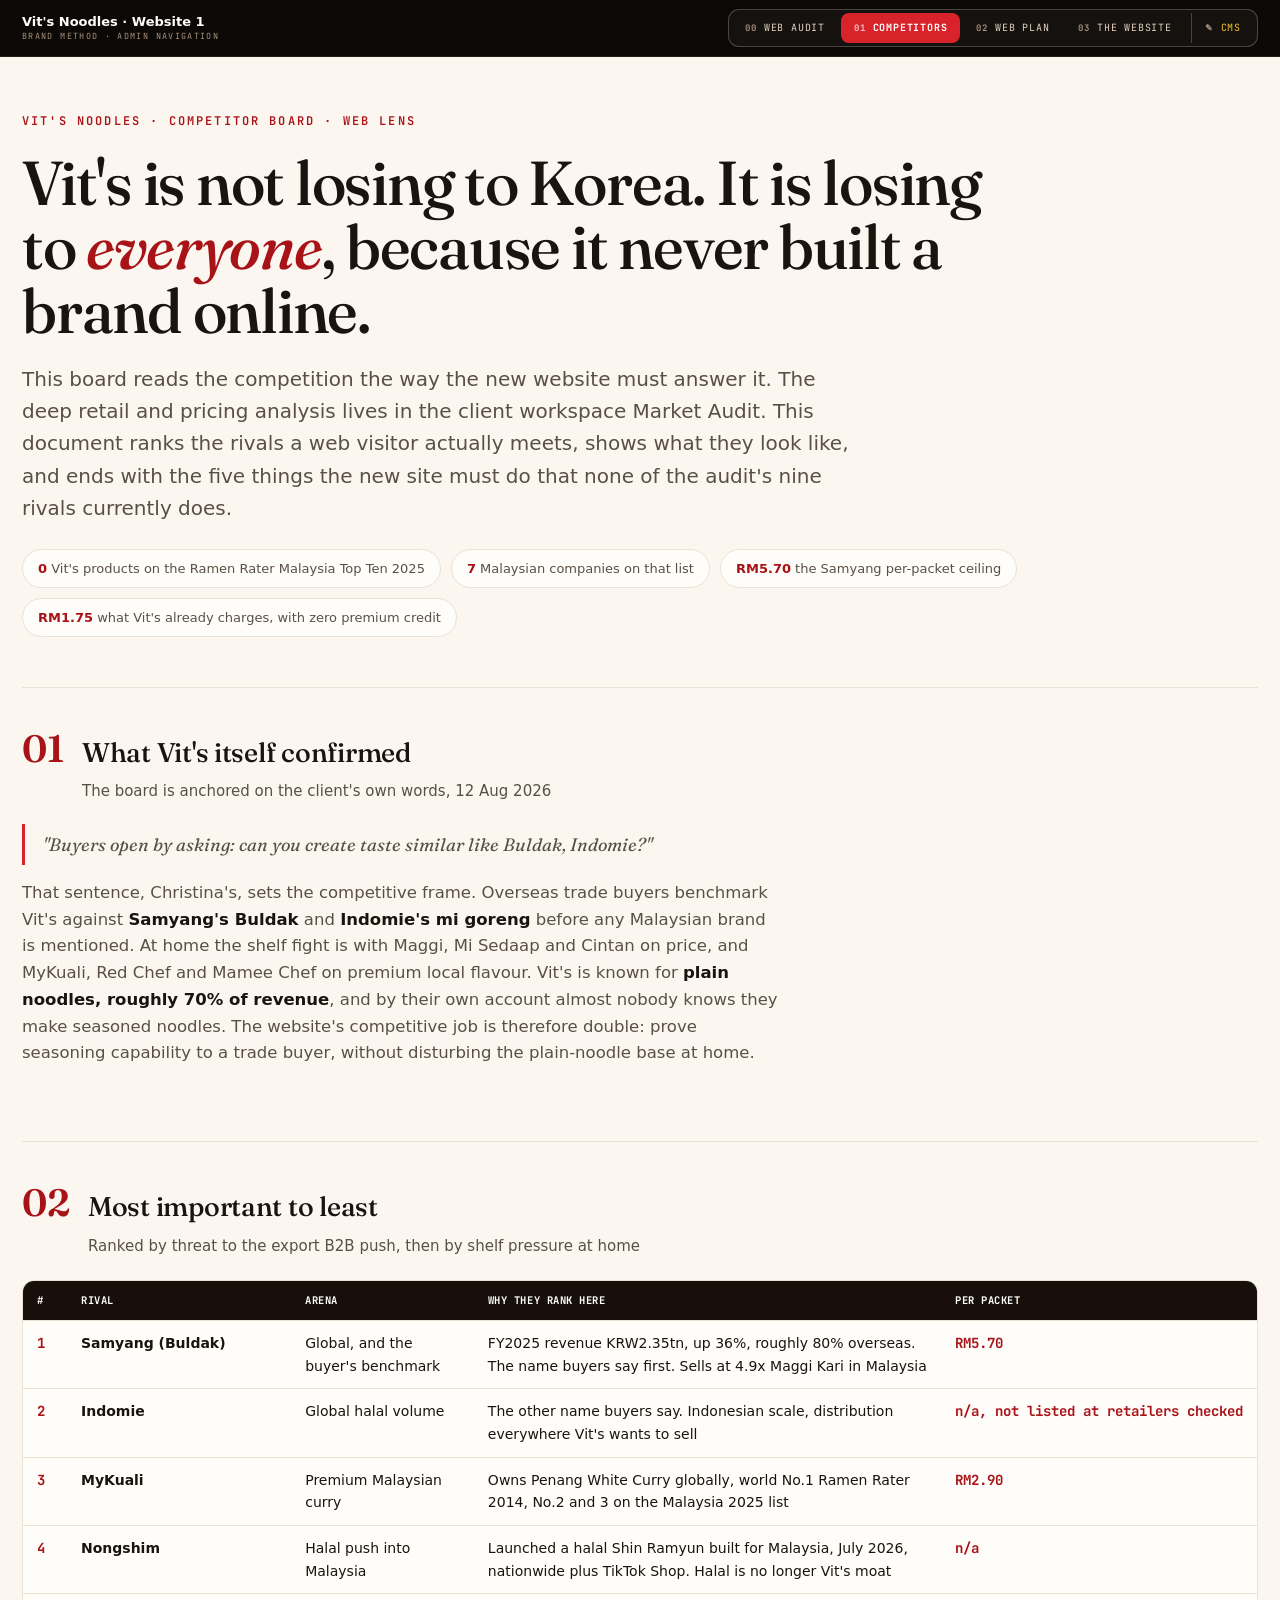
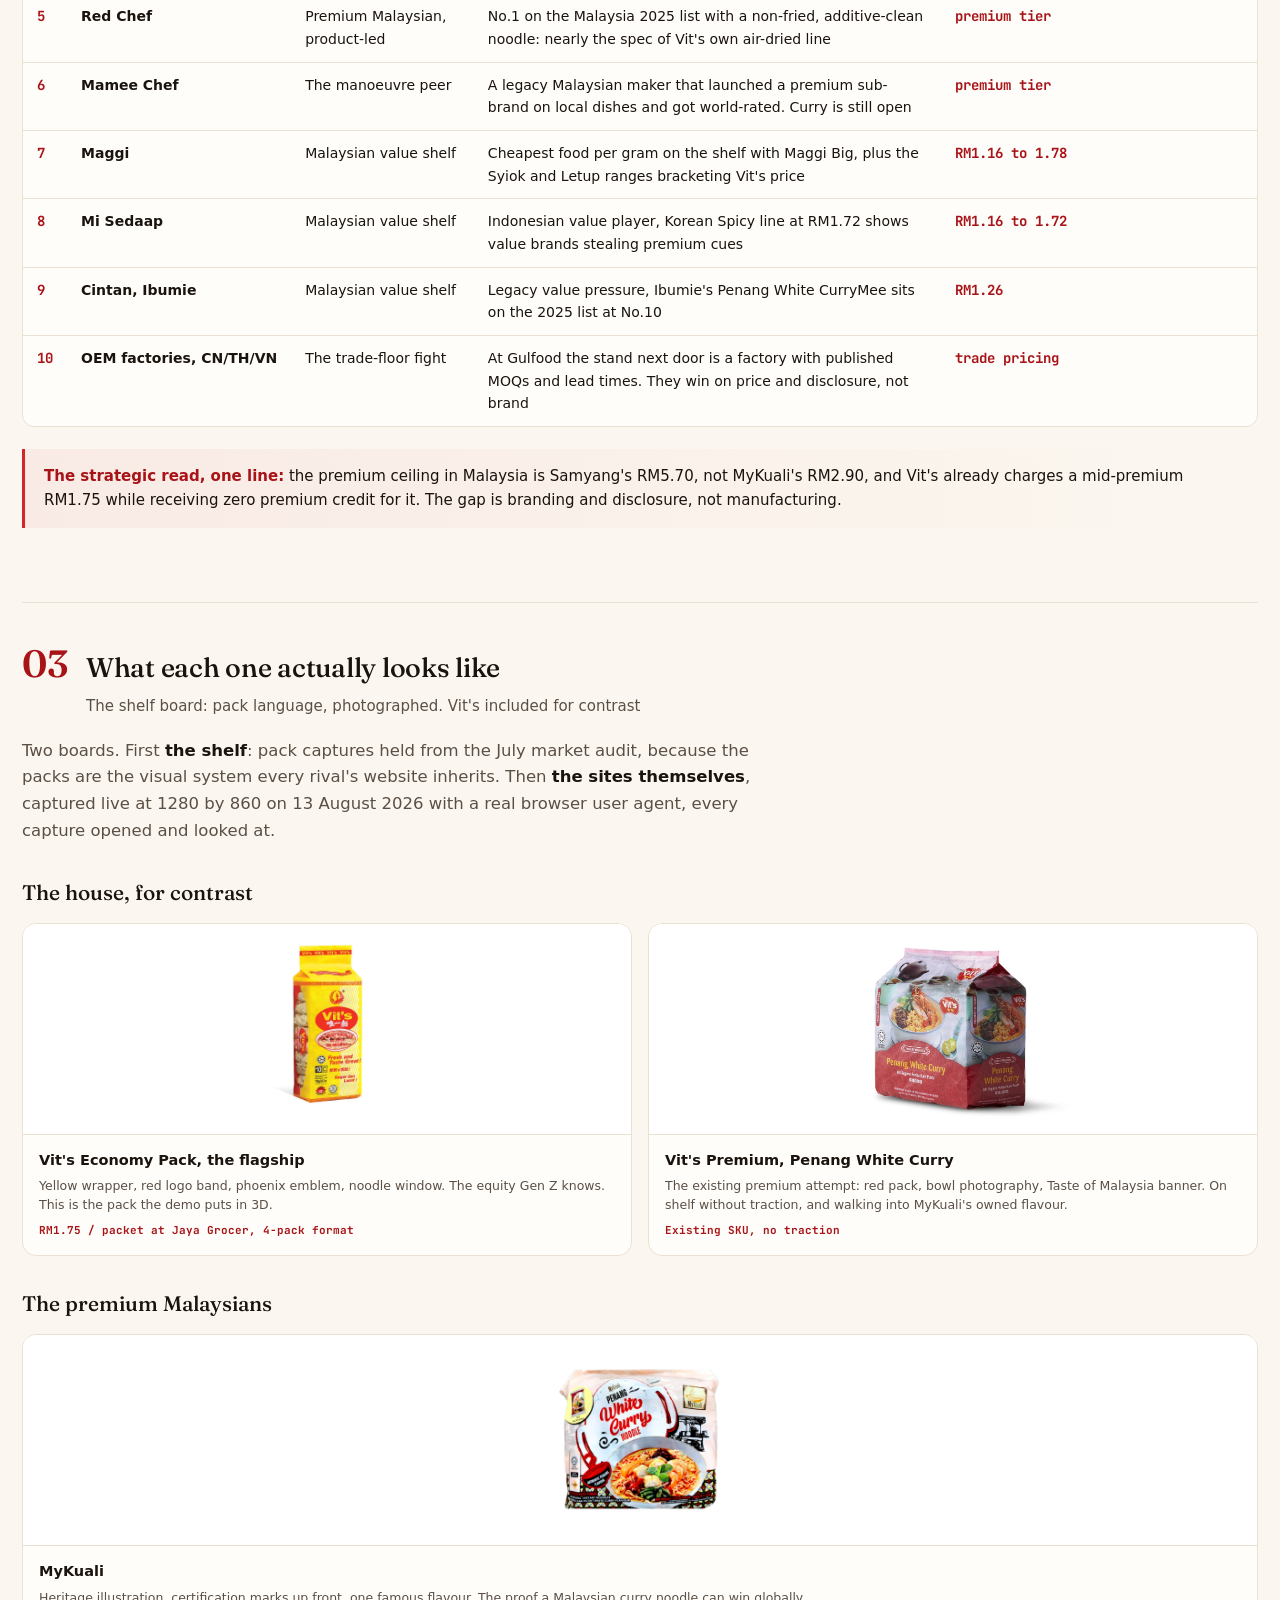
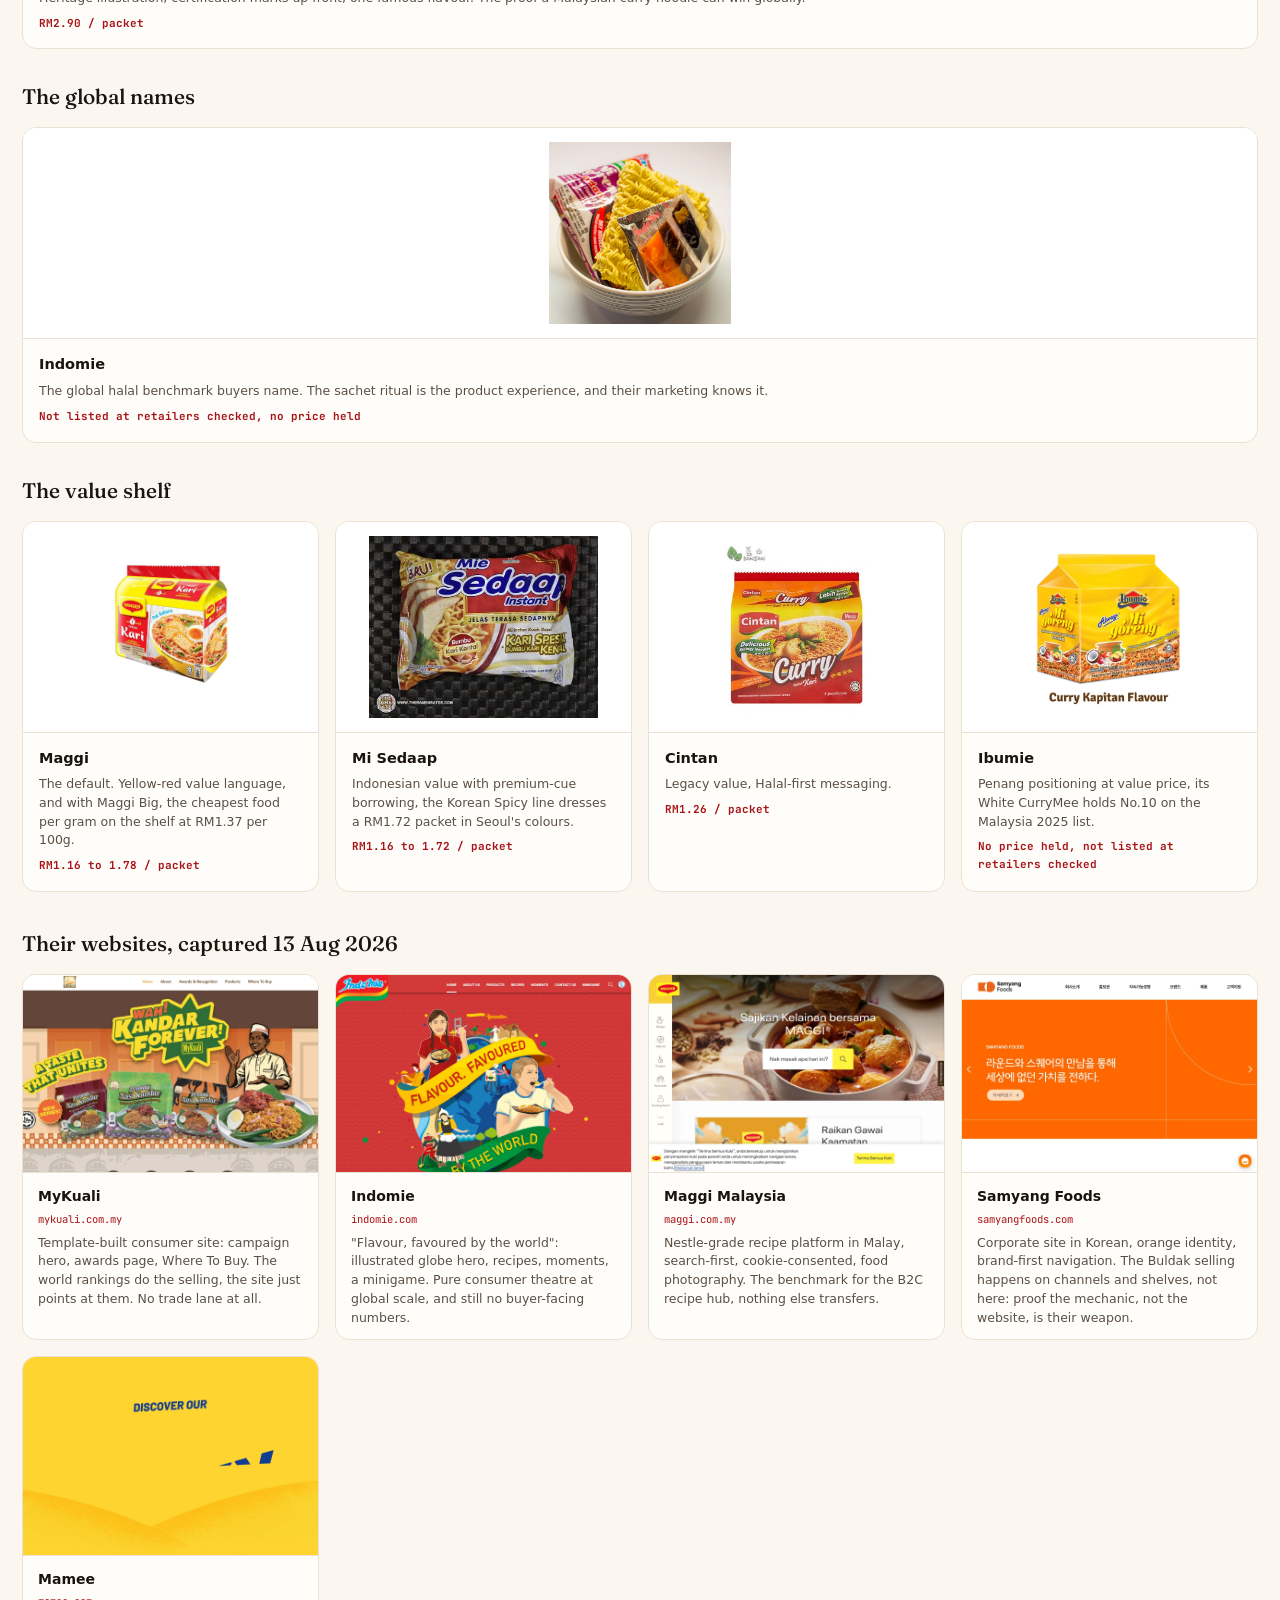
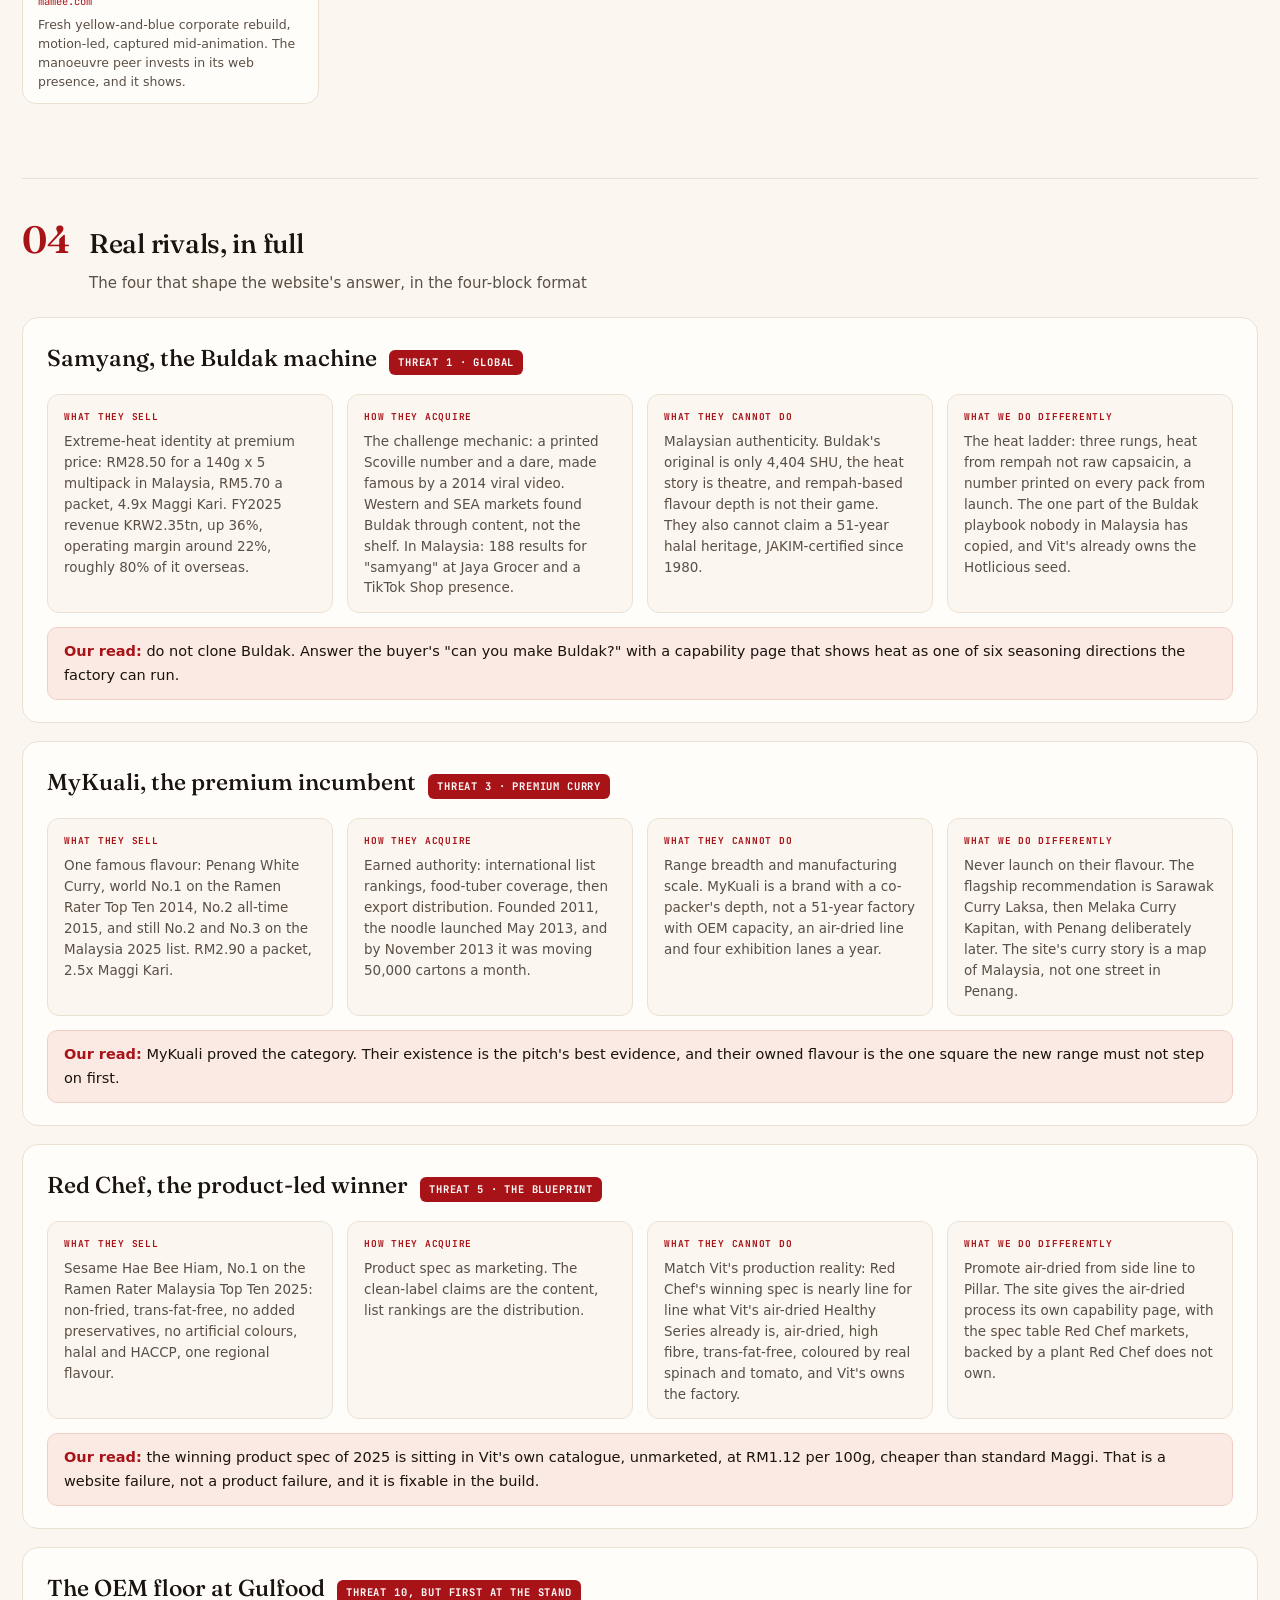
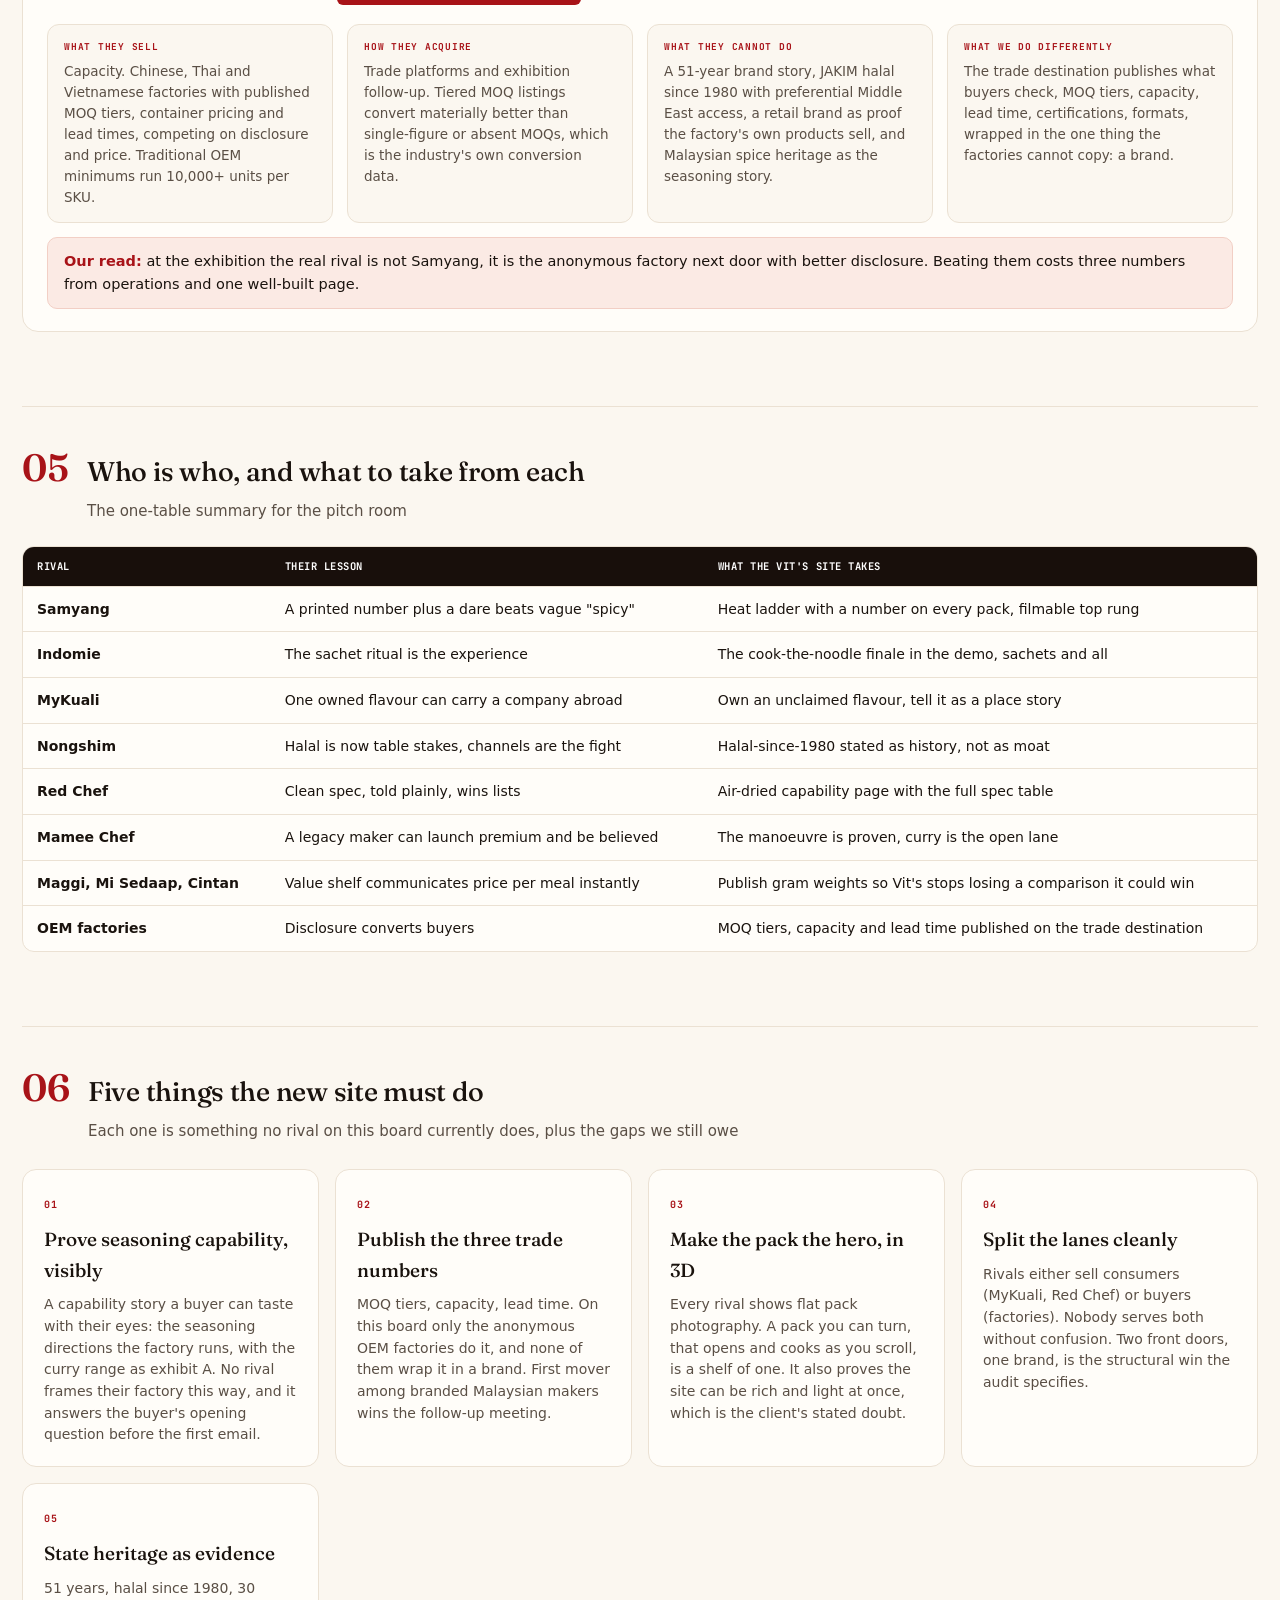
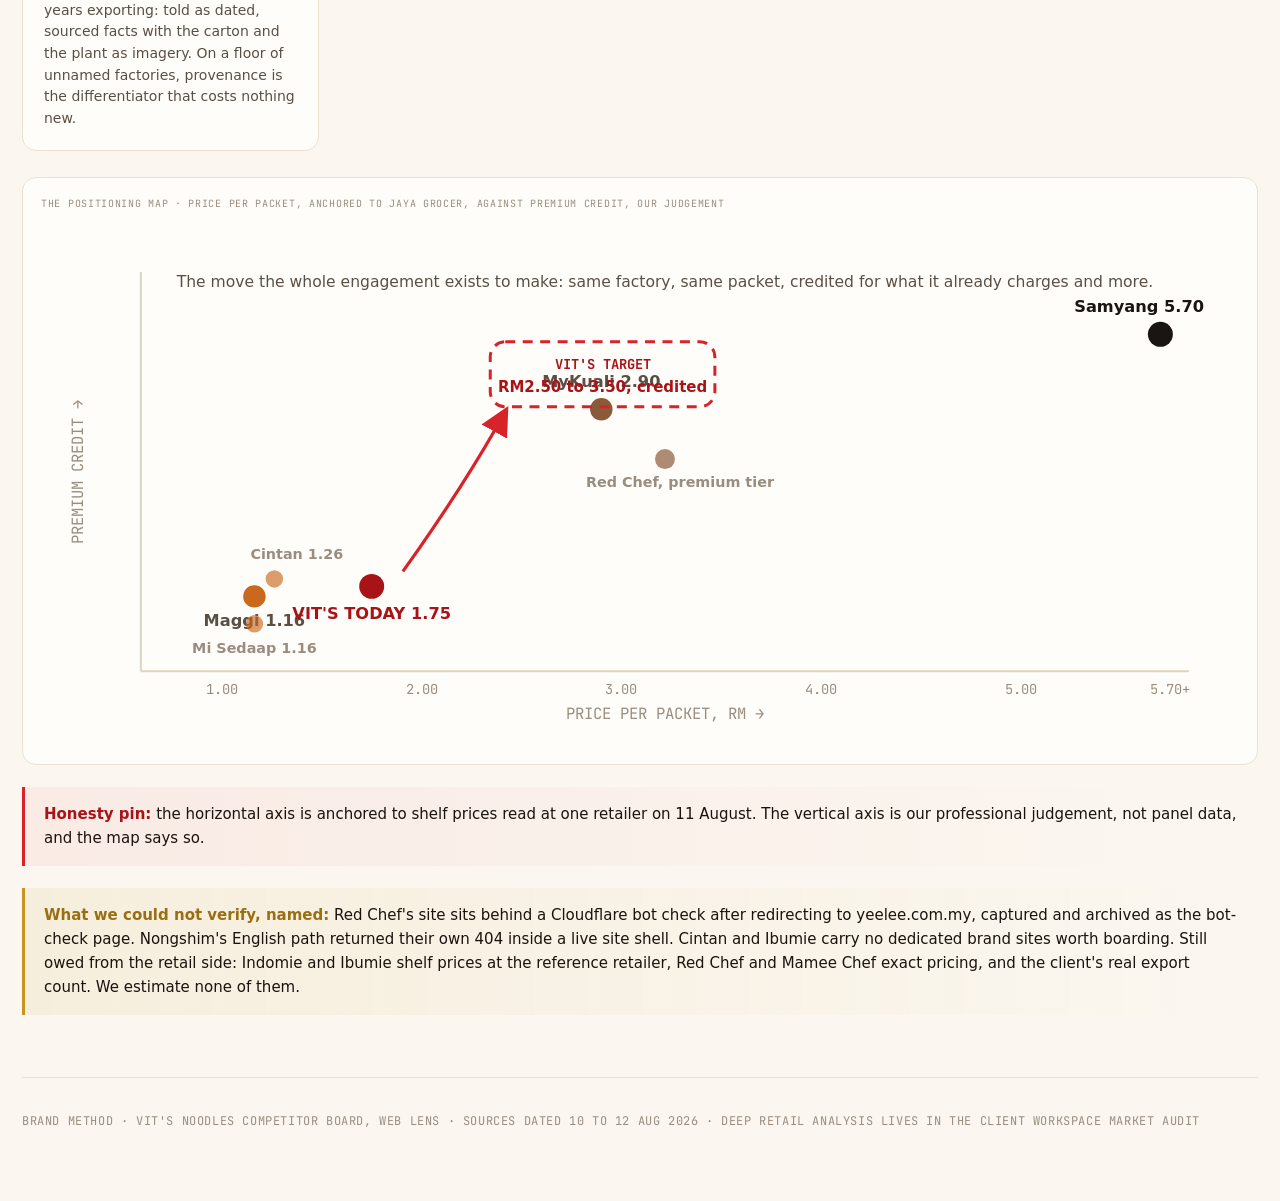
<file: competitors.html>
<!doctype html>
<html lang="en">
<head>
<meta charset="utf-8"><meta name="viewport" content="width=device-width, initial-scale=1">
<title>Vit's Noodles · Competitor Board · Brand Method</title>
<link rel="preconnect" href="https://fonts.googleapis.com"><link rel="preconnect" href="https://fonts.gstatic.com" crossorigin>
<link href="https://fonts.googleapis.com/css2?family=Fraunces:ital,opsz,wght,SOFT,WONK@0,9..144,300..900,0..100,0..1;1,9..144,300..900,0..100,0..1&family=Instrument+Sans:ital,wght@0,400..700;1,400..700&family=Archivo:wdth,wght@62..125,400..900&family=Anton&family=JetBrains+Mono:wght@500;700&display=swap" rel="stylesheet">
<style>
  :root{--paper:#FBF7F0;--paper2:#FFFDF9;--ink:#1A130E;--soft:#5A4F45;--faint:#9A8D80;--line:#EBE1D3;--line2:#DFD3C1;--red:#D8232A;--red-deep:#A81318;--wash:#FBEAE4;--ok:#1A8F5A;--warn:#C9941F;--bad:#D7263D;--dark:#180F0B;--gold:#E9A820;}
  *{box-sizing:border-box;margin:0;padding:0}html{scroll-behavior:smooth}
  body{font-family:"Inter",system-ui,sans-serif;background:var(--paper);color:var(--ink);font-size:16px;line-height:1.62;-webkit-font-smoothing:antialiased;overflow-x:hidden}
  .wrap{padding:0 22px}.mono{font-family:"JetBrains Mono",monospace}
  .eyebrow{font-family:"JetBrains Mono",monospace;font-size:12px;letter-spacing:.18em;text-transform:uppercase;color:var(--red-deep);display:inline-flex;align-items:center;gap:10px;font-weight:600}
  .hero{padding:50px 0 8px}.hero h1{font-family:"Fraunces",serif;font-weight:500;font-size:clamp(36px,5.6vw,62px);line-height:1.03;letter-spacing:-.02em;margin:18px 0 0;max-width:24ch}.hero h1 em{font-style:italic;color:var(--red-deep)}
  .hero .lede{font-size:clamp(17px,2vw,20px);color:var(--soft);max-width:66ch;margin:20px 0 0}
  .vrow{display:flex;flex-wrap:wrap;gap:10px;margin-top:24px}.vchip{background:var(--paper2);border:1px solid var(--line);border-radius:999px;padding:8px 15px;font-size:13px;color:var(--soft)}.vchip b{color:var(--red-deep)}
  section{padding:32px 0}
  .chapdiv{display:flex;align-items:baseline;gap:18px;padding:42px 0 4px;border-top:1px solid var(--line);margin-top:10px}.cd-no{font-family:"Fraunces",serif;font-weight:600;font-size:38px;color:var(--red-deep);line-height:1}.cd-h{font-family:"Fraunces",serif;font-weight:500;font-size:27px;letter-spacing:-.01em}.cd-sub{font-size:15px;color:var(--soft);margin-top:5px}
  h2{font-family:"Fraunces",serif;font-weight:500;font-size:clamp(25px,3.6vw,37px);line-height:1.08;margin:13px 0 0;max-width:30ch}
  .sec-intro{font-size:16.5px;color:var(--soft);max-width:72ch;margin:15px 0 0}.sec-intro b{color:var(--ink)}.sec-intro em{color:var(--red-deep)}
  .grid{display:grid;gap:16px;margin-top:22px}.g2{grid-template-columns:repeat(auto-fit,minmax(290px,1fr))}.g3{grid-template-columns:repeat(auto-fit,minmax(225px,1fr))}
  .card{background:var(--paper2);border:1px solid var(--line);border-radius:14px;padding:20px 21px}.card .tag{font-family:"JetBrains Mono",monospace;font-size:10px;letter-spacing:.05em;text-transform:uppercase;color:var(--red-deep);font-weight:700}.card h3{font-family:"Fraunces",serif;font-weight:500;font-size:19px;margin-top:8px}.card p{font-size:14px;color:var(--soft);margin-top:9px;line-height:1.55}.card p b{color:var(--ink)}
  .quote{font-family:"Fraunces",serif;font-style:italic;font-size:18px;color:var(--soft);border-left:3px solid var(--red);padding:6px 0 6px 18px;margin-top:16px;max-width:70ch}
  table{width:100%;border-collapse:separate;border-spacing:0;margin-top:18px;font-size:14px;background:var(--paper2);border:1px solid var(--line);border-radius:12px;overflow:hidden}th,td{text-align:left;padding:11px 14px;border-bottom:1px solid var(--line);vertical-align:top}thead th{font-family:"JetBrains Mono",monospace;font-size:10.5px;letter-spacing:.05em;text-transform:uppercase;color:#fff;background:var(--dark)}tr:last-child td{border-bottom:none}td.dim{font-weight:600;white-space:nowrap}td.sc{font-family:"JetBrains Mono",monospace;color:var(--red-deep);font-weight:700;white-space:nowrap}
  .tbl-scroll{overflow-x:auto;margin-top:18px}.tbl-scroll table{margin-top:0;min-width:760px}
  .pin{margin-top:22px;border-left:3px solid var(--red);background:linear-gradient(90deg,rgba(216,35,42,.06),transparent);padding:15px 19px;border-radius:0 12px 12px 0;font-size:15px;display:block}.pin b{color:var(--red-deep)}.pin.warn{border-left-color:var(--warn);background:linear-gradient(90deg,rgba(201,148,31,.09),transparent)}.pin.warn b{color:#9a6f12}
  .packboard{display:grid;grid-template-columns:repeat(auto-fit,minmax(230px,1fr));gap:16px;margin-top:22px}
  .shotboard{display:grid;grid-template-columns:repeat(auto-fit,minmax(280px,1fr));gap:16px;margin-top:14px}
  .shot{background:var(--paper2);border:1px solid var(--line);border-radius:14px;overflow:hidden}
  .shot img{width:100%;display:block;aspect-ratio:1280/860;object-fit:cover;border-bottom:1px solid var(--line)}
  .shot .meta{padding:12px 15px}
  .shot .meta .nm{font-weight:700;font-size:14px}
  .shot .meta .u{font-family:"JetBrains Mono",monospace;font-size:10.5px;color:var(--red-deep);margin-top:3px}
  .shot .meta .rd{font-size:12.5px;color:var(--soft);margin-top:6px;line-height:1.5}
  .pack{background:var(--paper2);border:1px solid var(--line);border-radius:14px;overflow:hidden}
  .pack .ph{background:#fff;height:210px;display:flex;align-items:center;justify-content:center;padding:14px}
  .pack .ph img{max-width:100%;max-height:100%;object-fit:contain}
  .pack .meta{padding:14px 16px 16px;border-top:1px solid var(--line)}
  .pack .meta .nm{font-weight:700;font-size:14.5px}
  .pack .meta .rd{font-size:12.5px;color:var(--soft);margin-top:5px;line-height:1.5}
  .pack .meta .pr{font-family:"JetBrains Mono",monospace;font-size:11px;color:var(--red-deep);font-weight:700;margin-top:7px}
  .rival{background:var(--paper2);border:1px solid var(--line);border-radius:16px;padding:22px 24px;margin-top:18px}
  .rival .rh{display:flex;align-items:baseline;gap:12px;flex-wrap:wrap}
  .rival .rh h3{font-family:"Fraunces",serif;font-weight:500;font-size:23px}
  .rival .rh .rk{font-family:"JetBrains Mono",monospace;font-size:10.5px;font-weight:700;letter-spacing:.08em;text-transform:uppercase;color:#fff;background:var(--red-deep);border-radius:6px;padding:4px 9px}
  .rival .blocks{display:grid;grid-template-columns:repeat(auto-fit,minmax(230px,1fr));gap:14px;margin-top:16px}
  .rival .blk{border:1px solid var(--line);border-radius:12px;padding:14px 16px;background:var(--paper)}
  .rival .blk .bt{font-family:"JetBrains Mono",monospace;font-size:9.5px;letter-spacing:.08em;text-transform:uppercase;color:var(--red-deep);font-weight:700}
  .rival .blk p{font-size:13.5px;color:var(--soft);margin-top:7px;line-height:1.55}
  .rival .read{margin-top:14px;font-size:14.5px;padding:12px 16px;border-radius:10px;background:var(--wash);border:1px solid #F2CFC5}.rival .read b{color:var(--red-deep)}
  footer{padding:34px 0 70px;color:var(--faint);font-size:12px;font-family:"JetBrains Mono",monospace;text-transform:uppercase;letter-spacing:.05em;border-top:1px solid var(--line);margin-top:30px}
</style>
<style id="printFix">@media print{body{background:#fff}.reveal,[data-reveal]{opacity:1!important;transform:none!important}table,tr,td,th,.card,.pack,.rival{page-break-inside:avoid}h2,h3{page-break-after:avoid}.bmws{display:none!important}}</style>
</head>
<body>
<style id="bmwsCss">
.bmws{background:#0B0805;color:#F2E9DD;position:sticky;top:0;z-index:900;border-bottom:1px solid #2a1d12}
.bmws-in{display:flex;align-items:center;justify-content:space-between;padding:9px 22px;gap:12px;flex-wrap:wrap}
.bmws-crumb{display:flex;flex-direction:column;line-height:1.3;white-space:nowrap}
.bmws-crumb b{font-size:13px;font-weight:700;color:#fff;font-family:Inter,system-ui,sans-serif}
.bmws-crumb span{font-family:"JetBrains Mono",monospace;font-size:8.5px;letter-spacing:.16em;text-transform:uppercase;color:#A6907C}
.bmws-tabs{display:flex;align-items:center;border:1px solid rgba(255,255,255,.22);border-radius:11px;overflow:auto;max-width:100%;margin-left:auto;padding:3px;gap:3px;background:rgba(255,255,255,.04)}
.bmws-tabs a{font-family:"JetBrains Mono",monospace;font-size:10px;letter-spacing:.08em;text-transform:uppercase;color:#E3D2BE;text-decoration:none;padding:7px 13px;border-radius:8px;white-space:nowrap;display:inline-flex;align-items:center;gap:7px;transition:background .25s,color .25s}
.bmws-tabs a i{font-style:normal;color:#A6907C;font-size:9px;font-weight:700}
.bmws-tabs a:hover{background:rgba(255,255,255,.09);color:#fff}
.bmws-tabs a.on{background:#D8232A;color:#fff;font-weight:700}
.bmws-tabs a.bmws-cms{border-left:1px solid rgba(255,255,255,.22);border-radius:0 8px 8px 0;margin-left:3px;color:#F4C51D}
.bmws-tabs a.bmws-cms:hover{background:rgba(244,197,29,.14);color:#fff}
.bmws-tabs a.on i{color:rgba(255,255,255,.72)}
</style>
<div class="bmws"><div class="bmws-in">
  <div class="bmws-crumb"><b>Vit's Noodles &middot; Website 1</b><span>Brand Method &middot; Admin Navigation</span></div>
  <nav class="bmws-tabs" aria-label="Admin navigation">
    <a href="audit.html"><i>00</i>Web Audit</a>
    <a class="on" href="competitors.html"><i>01</i>Competitors</a>
    <a href="plan.html"><i>02</i>Web Plan</a>
    <a href="index.html"><i>03</i>The Website</a>
  <a class="bmws-cms" href="admin/" target="_blank" rel="noopener"><i>&#9998;</i>CMS</a>
  </nav>
</div></div>

<div class="wrap">

<header class="hero">
  <span class="eyebrow">Vit's Noodles &middot; Competitor Board &middot; Web Lens</span>
  <h1>Vit's is not losing to Korea. It is losing to <em>everyone</em>, because it never built a brand online.</h1>
  <p class="lede">This board reads the competition the way the new website must answer it. The deep retail and pricing analysis lives in the client workspace Market Audit. This document ranks the rivals a web visitor actually meets, shows what they look like, and ends with the five things the new site must do that none of the audit's nine rivals currently does.</p>
  <div class="vrow">
    <span class="vchip"><b>0</b> Vit's products on the Ramen Rater Malaysia Top Ten 2025</span>
    <span class="vchip"><b>7</b> Malaysian companies on that list</span>
    <span class="vchip"><b>RM5.70</b> the Samyang per-packet ceiling</span>
    <span class="vchip"><b>RM1.75</b> what Vit's already charges, with zero premium credit</span>
  </div>
</header>

<section id="s01">
  <div class="chapdiv"><div class="cd-no">01</div><div><div class="cd-h">What Vit's itself confirmed</div><div class="cd-sub">The board is anchored on the client's own words, 12 Aug 2026</div></div></div>
  <p class="quote">"Buyers open by asking: can you create taste similar like Buldak, Indomie?"</p>
  <p class="sec-intro">That sentence, Christina's, sets the competitive frame. Overseas trade buyers benchmark Vit's against <b>Samyang's Buldak</b> and <b>Indomie's mi goreng</b> before any Malaysian brand is mentioned. At home the shelf fight is with Maggi, Mi Sedaap and Cintan on price, and MyKuali, Red Chef and Mamee Chef on premium local flavour. Vit's is known for <b>plain noodles, roughly 70% of revenue</b>, and by their own account almost nobody knows they make seasoned noodles. The website's competitive job is therefore double: prove seasoning capability to a trade buyer, without disturbing the plain-noodle base at home.</p>
</section>

<section id="s02">
  <div class="chapdiv"><div class="cd-no">02</div><div><div class="cd-h">Most important to least</div><div class="cd-sub">Ranked by threat to the export B2B push, then by shelf pressure at home</div></div></div>
  <div class="tbl-scroll"><table>
    <thead><tr><th>#</th><th>Rival</th><th>Arena</th><th>Why they rank here</th><th>Per packet</th></tr></thead>
    <tbody>
      <tr><td class="sc">1</td><td class="dim">Samyang (Buldak)</td><td>Global, and the buyer's benchmark</td><td>FY2025 revenue KRW2.35tn, up 36%, roughly 80% overseas. The name buyers say first. Sells at 4.9x Maggi Kari in Malaysia</td><td class="sc">RM5.70</td></tr>
      <tr><td class="sc">2</td><td class="dim">Indomie</td><td>Global halal volume</td><td>The other name buyers say. Indonesian scale, distribution everywhere Vit's wants to sell</td><td class="sc">n/a, not listed at retailers checked</td></tr>
      <tr><td class="sc">3</td><td class="dim">MyKuali</td><td>Premium Malaysian curry</td><td>Owns Penang White Curry globally, world No.1 Ramen Rater 2014, No.2 and 3 on the Malaysia 2025 list</td><td class="sc">RM2.90</td></tr>
      <tr><td class="sc">4</td><td class="dim">Nongshim</td><td>Halal push into Malaysia</td><td>Launched a halal Shin Ramyun built for Malaysia, July 2026, nationwide plus TikTok Shop. Halal is no longer Vit's moat</td><td class="sc">n/a</td></tr>
      <tr><td class="sc">5</td><td class="dim">Red Chef</td><td>Premium Malaysian, product-led</td><td>No.1 on the Malaysia 2025 list with a non-fried, additive-clean noodle: nearly the spec of Vit's own air-dried line</td><td class="sc">premium tier</td></tr>
      <tr><td class="sc">6</td><td class="dim">Mamee Chef</td><td>The manoeuvre peer</td><td>A legacy Malaysian maker that launched a premium sub-brand on local dishes and got world-rated. Curry is still open</td><td class="sc">premium tier</td></tr>
      <tr><td class="sc">7</td><td class="dim">Maggi</td><td>Malaysian value shelf</td><td>Cheapest food per gram on the shelf with Maggi Big, plus the Syiok and Letup ranges bracketing Vit's price</td><td class="sc">RM1.16 to 1.78</td></tr>
      <tr><td class="sc">8</td><td class="dim">Mi Sedaap</td><td>Malaysian value shelf</td><td>Indonesian value player, Korean Spicy line at RM1.72 shows value brands stealing premium cues</td><td class="sc">RM1.16 to 1.72</td></tr>
      <tr><td class="sc">9</td><td class="dim">Cintan, Ibumie</td><td>Malaysian value shelf</td><td>Legacy value pressure, Ibumie's Penang White CurryMee sits on the 2025 list at No.10</td><td class="sc">RM1.26</td></tr>
      <tr><td class="sc">10</td><td class="dim">OEM factories, CN/TH/VN</td><td>The trade-floor fight</td><td>At Gulfood the stand next door is a factory with published MOQs and lead times. They win on price and disclosure, not brand</td><td class="sc">trade pricing</td></tr>
    </tbody>
  </table></div>
  <span class="pin"><b>The strategic read, one line:</b> the premium ceiling in Malaysia is Samyang's RM5.70, not MyKuali's RM2.90, and Vit's already charges a mid-premium RM1.75 while receiving zero premium credit for it. The gap is branding and disclosure, not manufacturing.</span>
</section>

<section id="s03">
  <div class="chapdiv"><div class="cd-no">03</div><div><div class="cd-h">What each one actually looks like</div><div class="cd-sub">The shelf board: pack language, photographed. Vit's included for contrast</div></div></div>
  <p class="sec-intro">Two boards. First <b>the shelf</b>: pack captures held from the July market audit, because the packs are the visual system every rival's website inherits. Then <b>the sites themselves</b>, captured live at 1280 by 860 on 13 August 2026 with a real browser user agent, every capture opened and looked at.</p>
  <h3 class="sub" style="font-family:Fraunces,serif;font-weight:500;font-size:21px;margin:30px 0 0">The house, for contrast</h3>
    <div class="packboard" style="margin-top:14px">
    <div class="pack"><div class="ph"><img src="assets/econ-1.webp" alt="Vit's economy pack, yellow wrapper, red logo band"></div><div class="meta"><div class="nm">Vit's Economy Pack, the flagship</div><div class="rd">Yellow wrapper, red logo band, phoenix emblem, noodle window. The equity Gen Z knows. This is the pack the demo puts in 3D.</div><div class="pr">RM1.75 / packet at Jaya Grocer, 4-pack format</div></div></div>
    <div class="pack"><div class="ph"><img src="assets/comp-vits.webp" alt="Vit's Penang White Curry retail 4 pack"></div><div class="meta"><div class="nm">Vit's Premium, Penang White Curry</div><div class="rd">The existing premium attempt: red pack, bowl photography, Taste of Malaysia banner. On shelf without traction, and walking into MyKuali's owned flavour.</div><div class="pr">Existing SKU, no traction</div></div></div>
    </div>
    <h3 class="sub" style="font-family:Fraunces,serif;font-weight:500;font-size:21px;margin:30px 0 0">The premium Malaysians</h3>
    <div class="packboard" style="margin-top:14px">
    <div class="pack"><div class="ph"><img src="assets/comp-mykuali.webp" alt="MyKuali Penang White Curry pack"></div><div class="meta"><div class="nm">MyKuali</div><div class="rd">Heritage illustration, certification marks up front, one famous flavour. The proof a Malaysian curry noodle can win globally.</div><div class="pr">RM2.90 / packet</div></div></div>
    </div>
    <h3 class="sub" style="font-family:Fraunces,serif;font-weight:500;font-size:21px;margin:30px 0 0">The global names</h3>
    <div class="packboard" style="margin-top:14px">
    <div class="pack"><div class="ph"><img src="assets/comp-indomie.webp" alt="Indomie pack and sachets in a bowl"></div><div class="meta"><div class="nm">Indomie</div><div class="rd">The global halal benchmark buyers name. The sachet ritual is the product experience, and their marketing knows it.</div><div class="pr">Not listed at retailers checked, no price held</div></div></div>
    </div>
    <h3 class="sub" style="font-family:Fraunces,serif;font-weight:500;font-size:21px;margin:30px 0 0">The value shelf</h3>
    <div class="packboard" style="margin-top:14px">
    <div class="pack"><div class="ph"><img src="assets/comp-maggi.webp" alt="Maggi pack"></div><div class="meta"><div class="nm">Maggi</div><div class="rd">The default. Yellow-red value language, and with Maggi Big, the cheapest food per gram on the shelf at RM1.37 per 100g.</div><div class="pr">RM1.16 to 1.78 / packet</div></div></div>
    <div class="pack"><div class="ph"><img src="assets/comp-misedaap.webp" alt="Mi Sedaap pack"></div><div class="meta"><div class="nm">Mi Sedaap</div><div class="rd">Indonesian value with premium-cue borrowing, the Korean Spicy line dresses a RM1.72 packet in Seoul's colours.</div><div class="pr">RM1.16 to 1.72 / packet</div></div></div>
    <div class="pack"><div class="ph"><img src="assets/comp-cintan.webp" alt="Cintan pack"></div><div class="meta"><div class="nm">Cintan</div><div class="rd">Legacy value, Halal-first messaging.</div><div class="pr">RM1.26 / packet</div></div></div>
    <div class="pack"><div class="ph"><img src="assets/comp-ibumie.webp" alt="Ibumie pack"></div><div class="meta"><div class="nm">Ibumie</div><div class="rd">Penang positioning at value price, its White CurryMee holds No.10 on the Malaysia 2025 list.</div><div class="pr">No price held, not listed at retailers checked</div></div></div>
    </div>
    <h3 class="sub" style="font-family:Fraunces,serif;font-weight:500;font-size:21px;margin:34px 0 0">Their websites, captured 13 Aug 2026</h3>
  <div class="shotboard">
    <div class="shot"><img src="assets/site-mykuali.webp" alt="MyKuali homepage capture"><div class="meta"><div class="nm">MyKuali</div><div class="u">mykuali.com.my</div><div class="rd">Template-built consumer site: campaign hero, awards page, Where To Buy. The world rankings do the selling, the site just points at them. No trade lane at all.</div></div></div>
    <div class="shot"><img src="assets/site-indomie.webp" alt="Indomie homepage capture"><div class="meta"><div class="nm">Indomie</div><div class="u">indomie.com</div><div class="rd">"Flavour, favoured by the world": illustrated globe hero, recipes, moments, a minigame. Pure consumer theatre at global scale, and still no buyer-facing numbers.</div></div></div>
    <div class="shot"><img src="assets/site-maggi.webp" alt="Maggi Malaysia homepage capture"><div class="meta"><div class="nm">Maggi Malaysia</div><div class="u">maggi.com.my</div><div class="rd">Nestle-grade recipe platform in Malay, search-first, cookie-consented, food photography. The benchmark for the B2C recipe hub, nothing else transfers.</div></div></div>
    <div class="shot"><img src="assets/site-samyang.webp" alt="Samyang Foods corporate homepage capture"><div class="meta"><div class="nm">Samyang Foods</div><div class="u">samyangfoods.com</div><div class="rd">Corporate site in Korean, orange identity, brand-first navigation. The Buldak selling happens on channels and shelves, not here: proof the mechanic, not the website, is their weapon.</div></div></div>
    <div class="shot"><img src="assets/site-mameechef.webp" alt="Mamee corporate homepage capture"><div class="meta"><div class="nm">Mamee</div><div class="u">mamee.com</div><div class="rd">Fresh yellow-and-blue corporate rebuild, motion-led, captured mid-animation. The manoeuvre peer invests in its web presence, and it shows.</div></div></div>
  </div>
</section>

<section id="s04">
  <div class="chapdiv"><div class="cd-no">04</div><div><div class="cd-h">Real rivals, in full</div><div class="cd-sub">The four that shape the website's answer, in the four-block format</div></div></div>

  <div class="rival">
    <div class="rh"><h3>Samyang, the Buldak machine</h3><span class="rk">Threat 1 &middot; global</span></div>
    <div class="blocks">
      <div class="blk"><div class="bt">What they sell</div><p>Extreme-heat identity at premium price: RM28.50 for a 140g x 5 multipack in Malaysia, RM5.70 a packet, 4.9x Maggi Kari. FY2025 revenue KRW2.35tn, up 36%, operating margin around 22%, roughly 80% of it overseas.</p></div>
      <div class="blk"><div class="bt">How they acquire</div><p>The challenge mechanic: a printed Scoville number and a dare, made famous by a 2014 viral video. Western and SEA markets found Buldak through content, not the shelf. In Malaysia: 188 results for "samyang" at Jaya Grocer and a TikTok Shop presence.</p></div>
      <div class="blk"><div class="bt">What they cannot do</div><p>Malaysian authenticity. Buldak's original is only 4,404 SHU, the heat story is theatre, and rempah-based flavour depth is not their game. They also cannot claim a 51-year halal heritage, JAKIM-certified since 1980.</p></div>
      <div class="blk"><div class="bt">What we do differently</div><p>The heat ladder: three rungs, heat from rempah not raw capsaicin, a number printed on every pack from launch. The one part of the Buldak playbook nobody in Malaysia has copied, and Vit's already owns the Hotlicious seed.</p></div>
    </div>
    <div class="read"><b>Our read:</b> do not clone Buldak. Answer the buyer's "can you make Buldak?" with a capability page that shows heat as one of six seasoning directions the factory can run.</div>
  </div>

  <div class="rival">
    <div class="rh"><h3>MyKuali, the premium incumbent</h3><span class="rk">Threat 3 &middot; premium curry</span></div>
    <div class="blocks">
      <div class="blk"><div class="bt">What they sell</div><p>One famous flavour: Penang White Curry, world No.1 on the Ramen Rater Top Ten 2014, No.2 all-time 2015, and still No.2 and No.3 on the Malaysia 2025 list. RM2.90 a packet, 2.5x Maggi Kari.</p></div>
      <div class="blk"><div class="bt">How they acquire</div><p>Earned authority: international list rankings, food-tuber coverage, then export distribution. Founded 2011, the noodle launched May 2013, and by November 2013 it was moving 50,000 cartons a month.</p></div>
      <div class="blk"><div class="bt">What they cannot do</div><p>Range breadth and manufacturing scale. MyKuali is a brand with a co-packer's depth, not a 51-year factory with OEM capacity, an air-dried line and four exhibition lanes a year.</p></div>
      <div class="blk"><div class="bt">What we do differently</div><p>Never launch on their flavour. The flagship recommendation is Sarawak Curry Laksa, then Melaka Curry Kapitan, with Penang deliberately later. The site's curry story is a map of Malaysia, not one street in Penang.</p></div>
    </div>
    <div class="read"><b>Our read:</b> MyKuali proved the category. Their existence is the pitch's best evidence, and their owned flavour is the one square the new range must not step on first.</div>
  </div>

  <div class="rival">
    <div class="rh"><h3>Red Chef, the product-led winner</h3><span class="rk">Threat 5 &middot; the blueprint</span></div>
    <div class="blocks">
      <div class="blk"><div class="bt">What they sell</div><p>Sesame Hae Bee Hiam, No.1 on the Ramen Rater Malaysia Top Ten 2025: non-fried, trans-fat-free, no added preservatives, no artificial colours, halal and HACCP, one regional flavour.</p></div>
      <div class="blk"><div class="bt">How they acquire</div><p>Product spec as marketing. The clean-label claims are the content, list rankings are the distribution.</p></div>
      <div class="blk"><div class="bt">What they cannot do</div><p>Match Vit's production reality: Red Chef's winning spec is nearly line for line what Vit's air-dried Healthy Series already is, air-dried, high fibre, trans-fat-free, coloured by real spinach and tomato, and Vit's owns the factory.</p></div>
      <div class="blk"><div class="bt">What we do differently</div><p>Promote air-dried from side line to Pillar. The site gives the air-dried process its own capability page, with the spec table Red Chef markets, backed by a plant Red Chef does not own.</p></div>
    </div>
    <div class="read"><b>Our read:</b> the winning product spec of 2025 is sitting in Vit's own catalogue, unmarketed, at RM1.12 per 100g, cheaper than standard Maggi. That is a website failure, not a product failure, and it is fixable in the build.</div>
  </div>

  <div class="rival">
    <div class="rh"><h3>The OEM floor at Gulfood</h3><span class="rk">Threat 10, but first at the stand</span></div>
    <div class="blocks">
      <div class="blk"><div class="bt">What they sell</div><p>Capacity. Chinese, Thai and Vietnamese factories with published MOQ tiers, container pricing and lead times, competing on disclosure and price. Traditional OEM minimums run 10,000+ units per SKU.</p></div>
      <div class="blk"><div class="bt">How they acquire</div><p>Trade platforms and exhibition follow-up. Tiered MOQ listings convert materially better than single-figure or absent MOQs, which is the industry's own conversion data.</p></div>
      <div class="blk"><div class="bt">What they cannot do</div><p>A 51-year brand story, JAKIM halal since 1980 with preferential Middle East access, a retail brand as proof the factory's own products sell, and Malaysian spice heritage as the seasoning story.</p></div>
      <div class="blk"><div class="bt">What we do differently</div><p>The trade destination publishes what buyers check, MOQ tiers, capacity, lead time, certifications, formats, wrapped in the one thing the factories cannot copy: a brand.</p></div>
    </div>
    <div class="read"><b>Our read:</b> at the exhibition the real rival is not Samyang, it is the anonymous factory next door with better disclosure. Beating them costs three numbers from operations and one well-built page.</div>
  </div>
</section>

<section id="s05">
  <div class="chapdiv"><div class="cd-no">05</div><div><div class="cd-h">Who is who, and what to take from each</div><div class="cd-sub">The one-table summary for the pitch room</div></div></div>
  <div class="tbl-scroll"><table>
    <thead><tr><th>Rival</th><th>Their lesson</th><th>What the Vit's site takes</th></tr></thead>
    <tbody>
      <tr><td class="dim">Samyang</td><td>A printed number plus a dare beats vague "spicy"</td><td>Heat ladder with a number on every pack, filmable top rung</td></tr>
      <tr><td class="dim">Indomie</td><td>The sachet ritual is the experience</td><td>The cook-the-noodle finale in the demo, sachets and all</td></tr>
      <tr><td class="dim">MyKuali</td><td>One owned flavour can carry a company abroad</td><td>Own an unclaimed flavour, tell it as a place story</td></tr>
      <tr><td class="dim">Nongshim</td><td>Halal is now table stakes, channels are the fight</td><td>Halal-since-1980 stated as history, not as moat</td></tr>
      <tr><td class="dim">Red Chef</td><td>Clean spec, told plainly, wins lists</td><td>Air-dried capability page with the full spec table</td></tr>
      <tr><td class="dim">Mamee Chef</td><td>A legacy maker can launch premium and be believed</td><td>The manoeuvre is proven, curry is the open lane</td></tr>
      <tr><td class="dim">Maggi, Mi Sedaap, Cintan</td><td>Value shelf communicates price per meal instantly</td><td>Publish gram weights so Vit's stops losing a comparison it could win</td></tr>
      <tr><td class="dim">OEM factories</td><td>Disclosure converts buyers</td><td>MOQ tiers, capacity and lead time published on the trade destination</td></tr>
    </tbody>
  </table></div>
</section>

<section id="s06">
  <div class="chapdiv"><div class="cd-no">06</div><div><div class="cd-h">Five things the new site must do</div><div class="cd-sub">Each one is something no rival on this board currently does, plus the gaps we still owe</div></div></div>
  <div class="grid g2">
    <div class="card"><span class="tag">01</span><h3>Prove seasoning capability, visibly</h3><p>A capability story a buyer can taste with their eyes: the seasoning directions the factory runs, with the curry range as exhibit A. No rival frames their factory this way, and it answers the buyer's opening question before the first email.</p></div>
    <div class="card"><span class="tag">02</span><h3>Publish the three trade numbers</h3><p>MOQ tiers, capacity, lead time. On this board only the anonymous OEM factories do it, and none of them wrap it in a brand. First mover among branded Malaysian makers wins the follow-up meeting.</p></div>
    <div class="card"><span class="tag">03</span><h3>Make the pack the hero, in 3D</h3><p>Every rival shows flat pack photography. A pack you can turn, that opens and cooks as you scroll, is a shelf of one. It also proves the site can be rich and light at once, which is the client's stated doubt.</p></div>
    <div class="card"><span class="tag">04</span><h3>Split the lanes cleanly</h3><p>Rivals either sell consumers (MyKuali, Red Chef) or buyers (factories). Nobody serves both without confusion. Two front doors, one brand, is the structural win the audit specifies.</p></div>
    <div class="card"><span class="tag">05</span><h3>State heritage as evidence</h3><p>51 years, halal since 1980, 30 years exporting: told as dated, sourced facts with the carton and the plant as imagery. On a floor of unnamed factories, provenance is the differentiator that costs nothing new.</p></div>
  </div>
  <div style="margin-top:26px;border:1px solid var(--line);border-radius:14px;background:var(--paper2);padding:18px">
    <div style="font-family:'JetBrains Mono',monospace;font-size:10px;letter-spacing:.07em;text-transform:uppercase;color:var(--faint);margin-bottom:10px">The positioning map &middot; price per packet, anchored to Jaya Grocer, against premium credit, our judgement</div>
    <svg viewBox="0 0 960 420" role="img" aria-label="Positioning map of rivals by price and premium credit" style="width:100%;height:auto;display:block">
      <g font-family="Inter,system-ui,sans-serif">
        <line x1="80" y1="360" x2="920" y2="360" stroke="#DFD3C1" stroke-width="1.6"/>
        <line x1="80" y1="40" x2="80" y2="360" stroke="#DFD3C1" stroke-width="1.6"/>
        <text x="500" y="398" text-anchor="middle" font-size="12.5" fill="#9A8D80" font-family="JetBrains Mono,monospace">PRICE PER PACKET, RM →</text>
        <text x="34" y="200" text-anchor="middle" font-size="12.5" fill="#9A8D80" font-family="JetBrains Mono,monospace" transform="rotate(-90 34 200)">PREMIUM CREDIT →</text>
        <g font-size="11" fill="#9A8D80" font-family="JetBrains Mono,monospace">
          <text x="145" y="378" text-anchor="middle">1.00</text><text x="305" y="378" text-anchor="middle">2.00</text><text x="465" y="378" text-anchor="middle">3.00</text><text x="625" y="378" text-anchor="middle">4.00</text><text x="785" y="378" text-anchor="middle">5.00</text><text x="905" y="378" text-anchor="middle">5.70+</text>
        </g>
        <g font-size="13" font-weight="600">
          <circle cx="171" cy="300" r="9" fill="#C9691E"/><text x="171" y="324" text-anchor="middle" fill="#5A4F45">Maggi 1.16</text>
          <circle cx="171" cy="322" r="7" fill="#C9691E" opacity=".65"/><text x="171" y="345" text-anchor="middle" fill="#9A8D80" font-size="11.5">Mi Sedaap 1.16</text>
          <circle cx="187" cy="286" r="7" fill="#C9691E" opacity=".65"/><text x="205" y="270" text-anchor="middle" fill="#9A8D80" font-size="11.5">Cintan 1.26</text>
          <circle cx="265" cy="292" r="10" fill="#A81318"/><text x="265" y="318" text-anchor="middle" fill="#A81318">VIT'S TODAY 1.75</text>
          <circle cx="449" cy="150" r="9" fill="#8A5B3A"/><text x="449" y="132" text-anchor="middle" fill="#5A4F45">MyKuali 2.90</text>
          <circle cx="500" cy="190" r="8" fill="#8A5B3A" opacity=".7"/><text x="512" y="212" text-anchor="middle" fill="#9A8D80" font-size="11.5">Red Chef, premium tier</text>
          <circle cx="897" cy="90" r="10" fill="#1A1512"/><text x="880" y="72" text-anchor="middle" fill="#1A1512">Samyang 5.70</text>
          <rect x="360" y="96" width="180" height="52" rx="12" fill="none" stroke="#D8232A" stroke-width="2.4" stroke-dasharray="8 6"/>
          <text x="450" y="118" text-anchor="middle" fill="#A81318" font-family="JetBrains Mono,monospace" font-size="11" font-weight="700">VIT'S TARGET</text>
          <text x="450" y="136" text-anchor="middle" fill="#A81318" font-size="12">RM2.50 to 3.50, credited</text>
          <path d="M290 280 Q340 210 372 152" stroke="#D8232A" stroke-width="2.6" fill="none" marker-end="url(#arr2)"/>
          <defs><marker id="arr2" markerWidth="9" markerHeight="9" refX="7" refY="4.5" orient="auto"><path d="M0 0 L9 4.5 L0 9 Z" fill="#D8232A"/></marker></defs>
        </g>
        <text x="500" y="52" text-anchor="middle" font-size="12.5" fill="#5A4F45">The move the whole engagement exists to make: same factory, same packet, credited for what it already charges and more.</text>
      </g>
    </svg>
  </div>
  <span class="pin"><b>Honesty pin:</b> the horizontal axis is anchored to shelf prices read at one retailer on 11 August. The vertical axis is our professional judgement, not panel data, and the map says so.</span>
  <span class="pin warn"><b>What we could not verify, named:</b> Red Chef's site sits behind a Cloudflare bot check after redirecting to yeelee.com.my, captured and archived as the bot-check page. Nongshim's English path returned their own 404 inside a live site shell. Cintan and Ibumie carry no dedicated brand sites worth boarding. Still owed from the retail side: Indomie and Ibumie shelf prices at the reference retailer, Red Chef and Mamee Chef exact pricing, and the client's real export count. We estimate none of them.</span>
</section>

<footer>
  <div>Brand Method &middot; Vit's Noodles competitor board, web lens &middot; sources dated 10 to 12 Aug 2026 &middot; deep retail analysis lives in the client workspace Market Audit</div>
</footer>

</div>
</body>
</html>
</file>
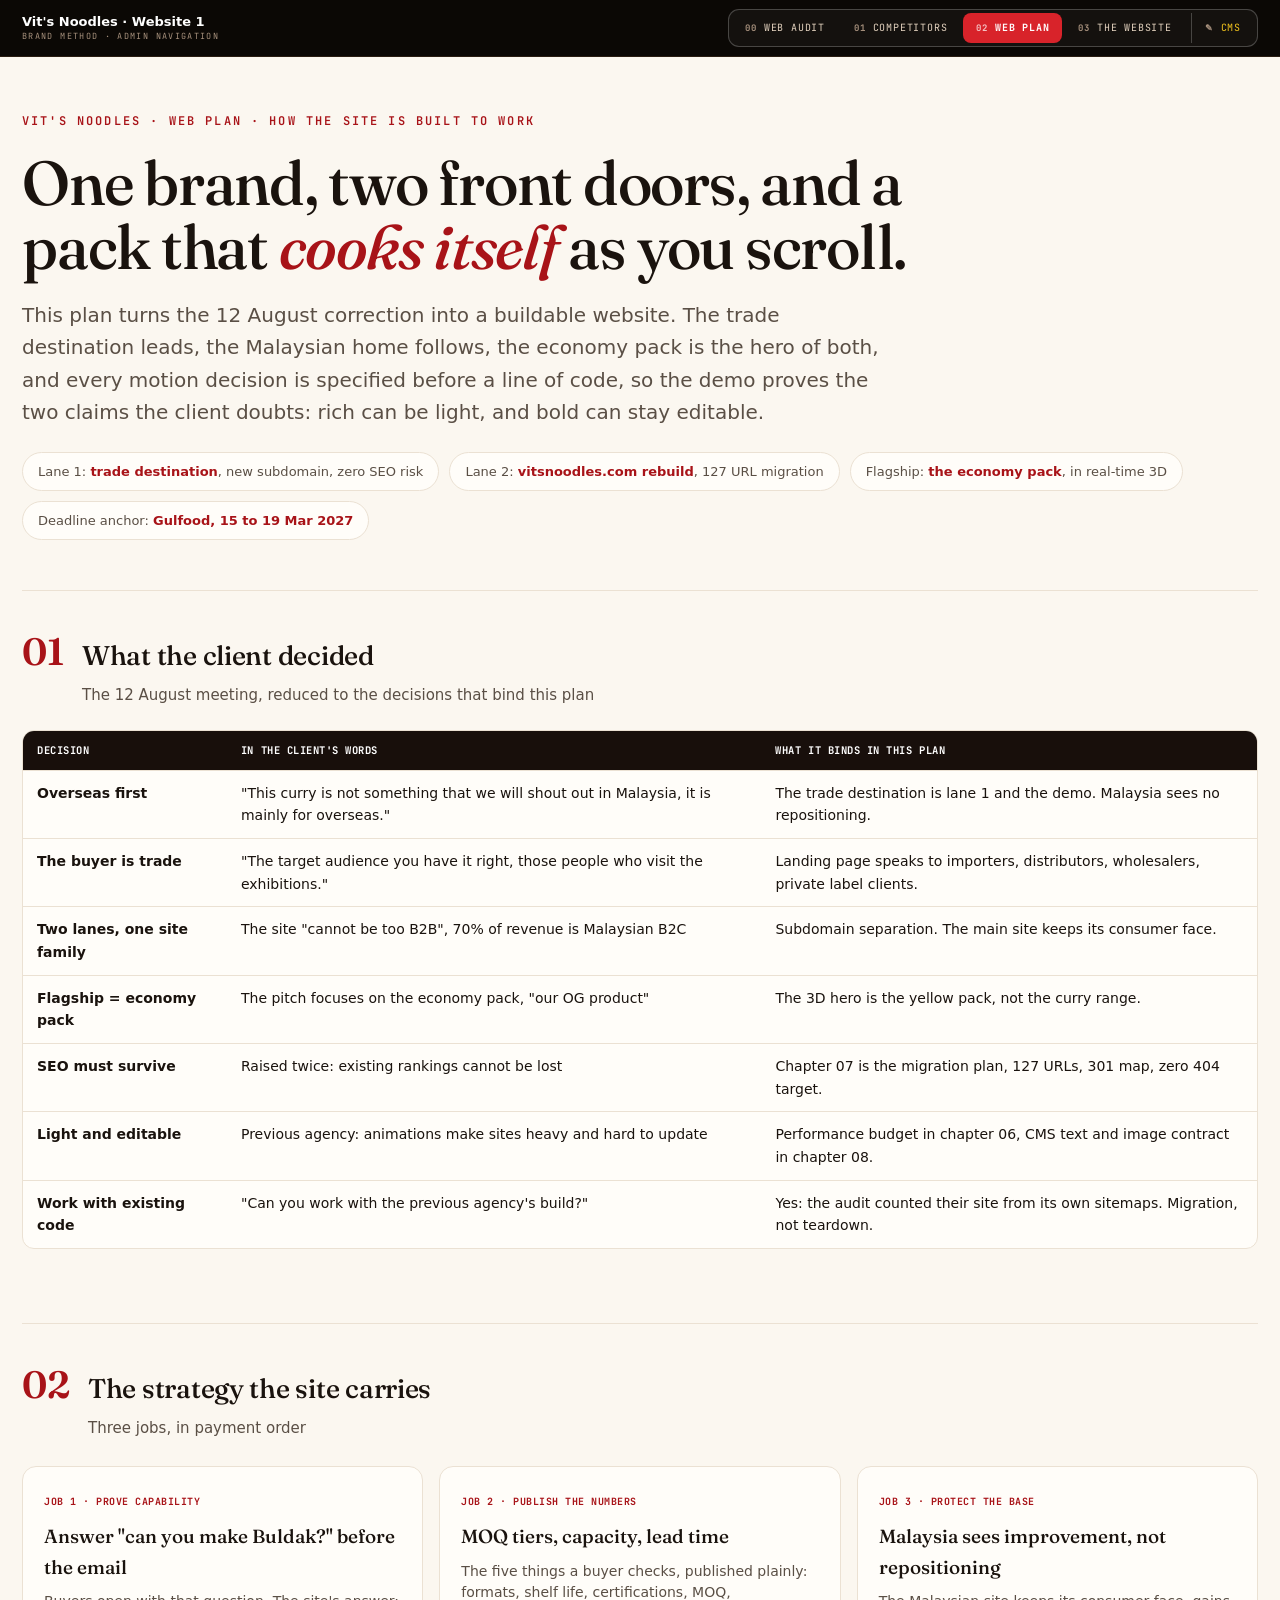
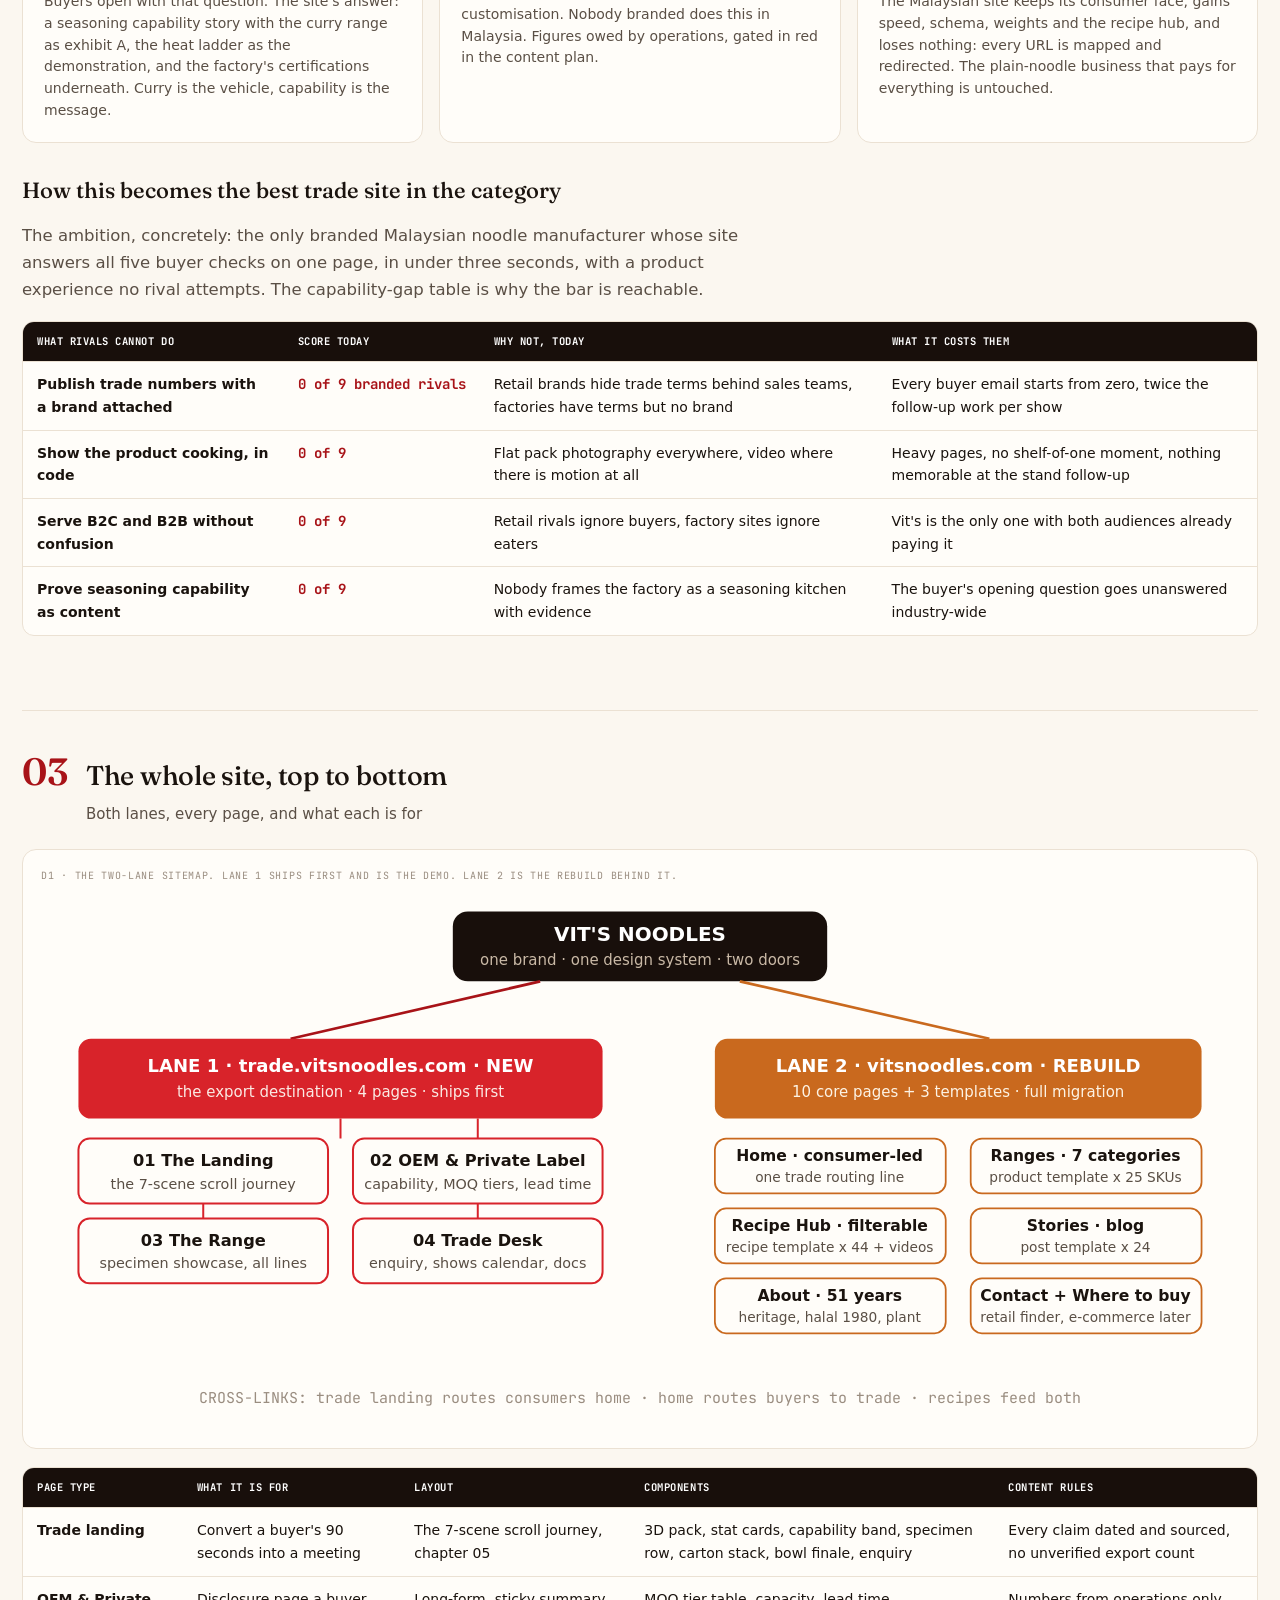
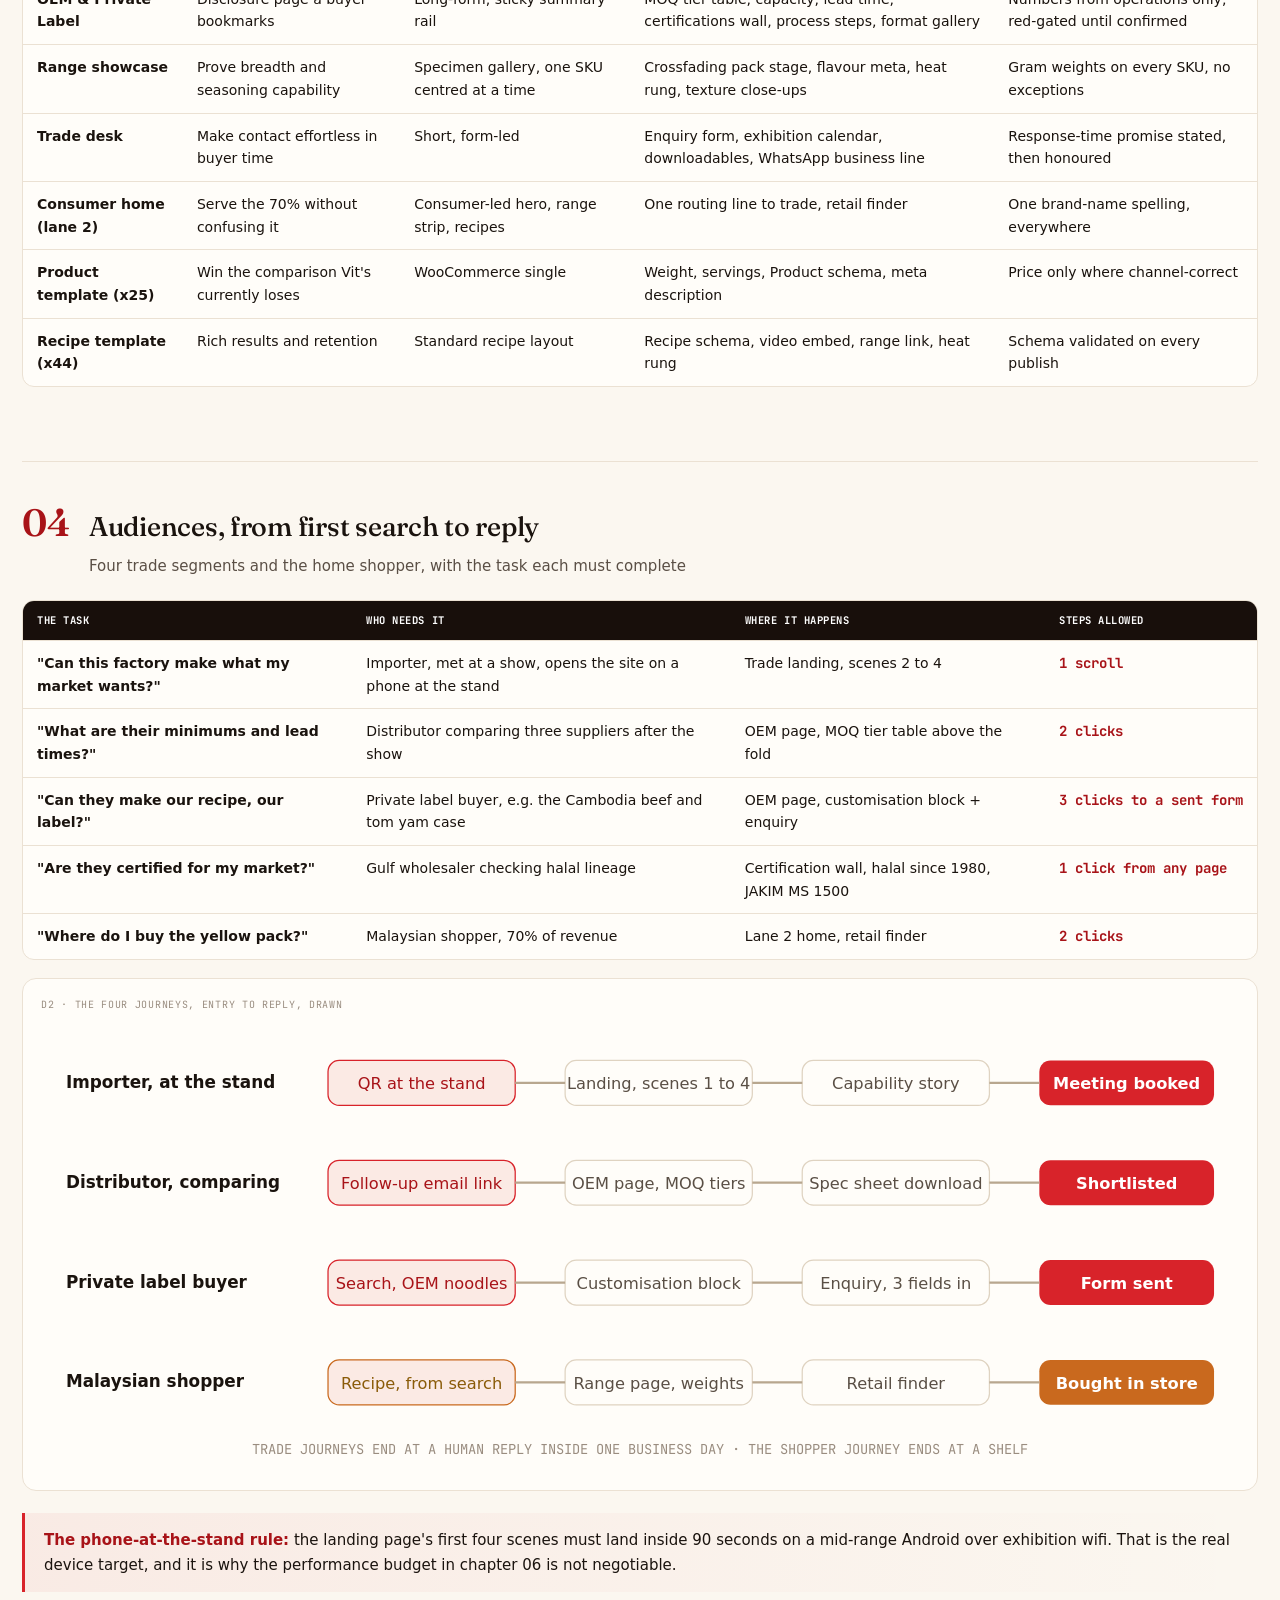
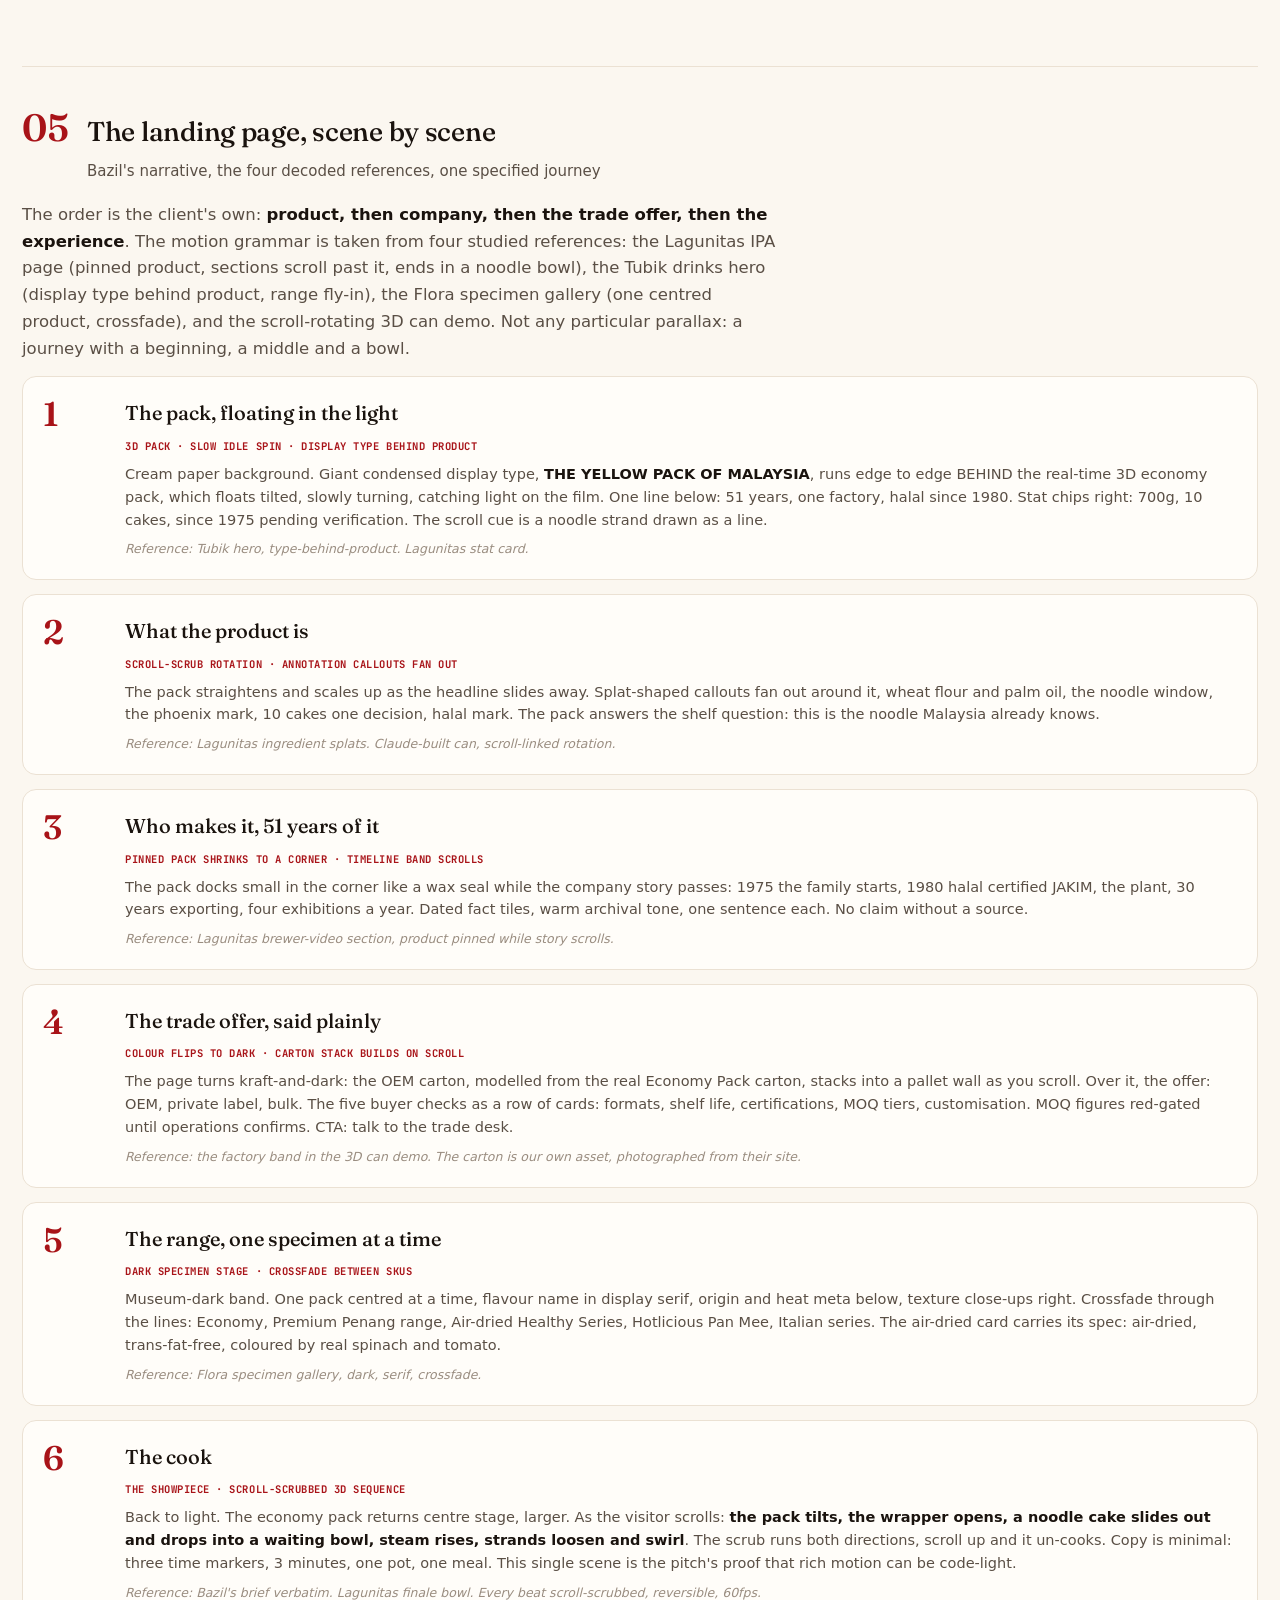
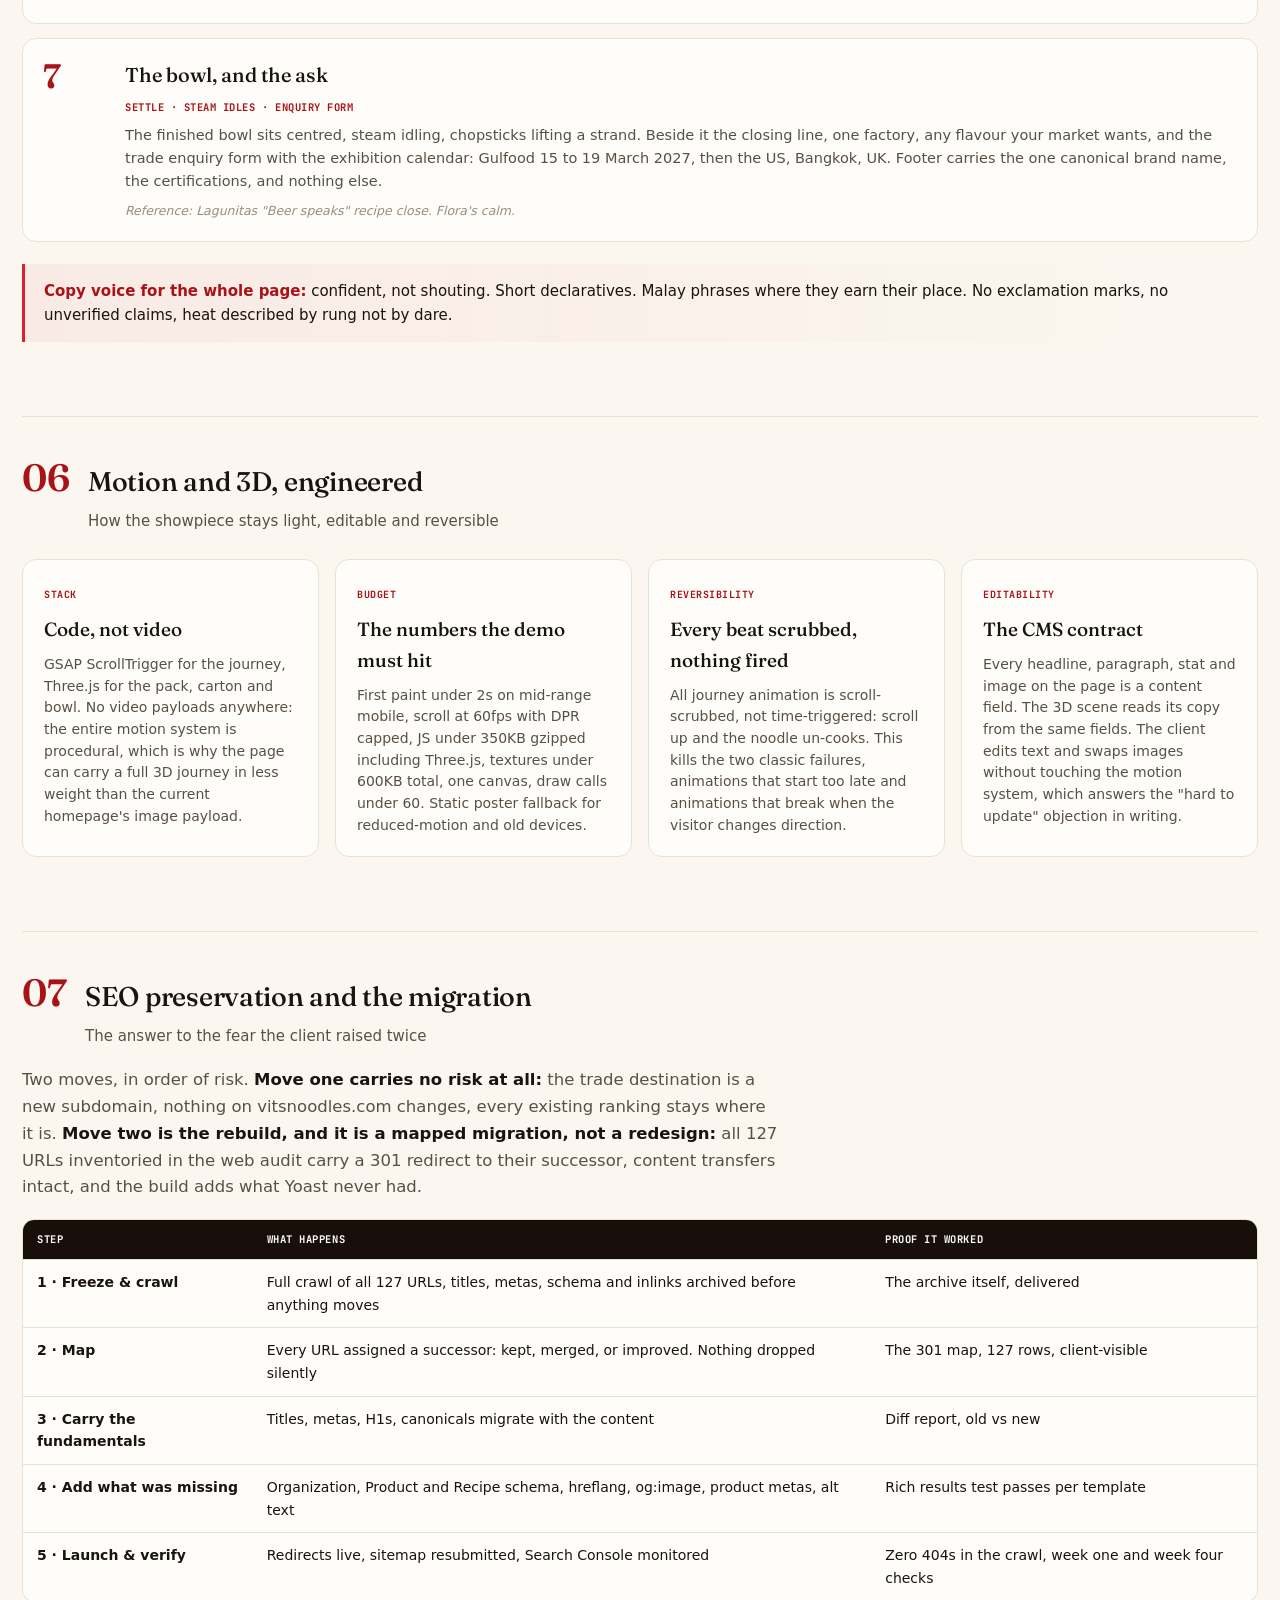
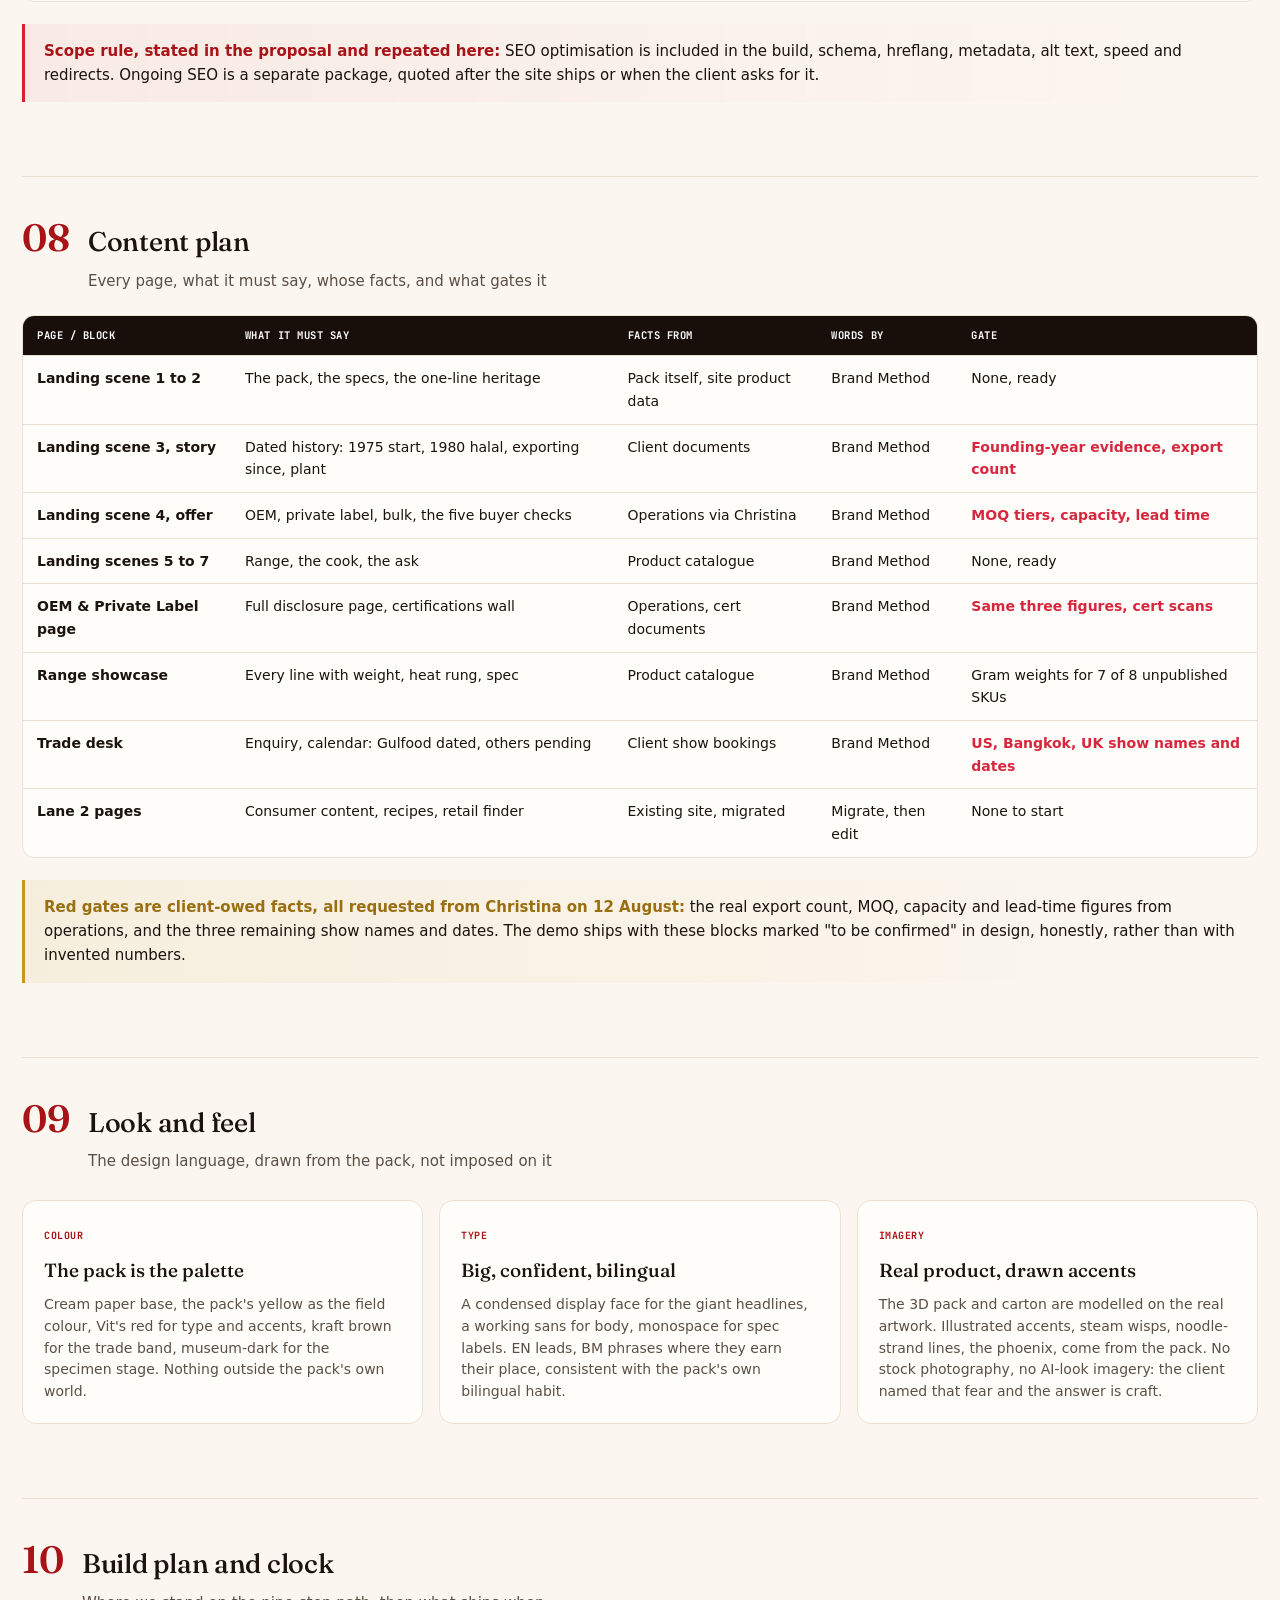
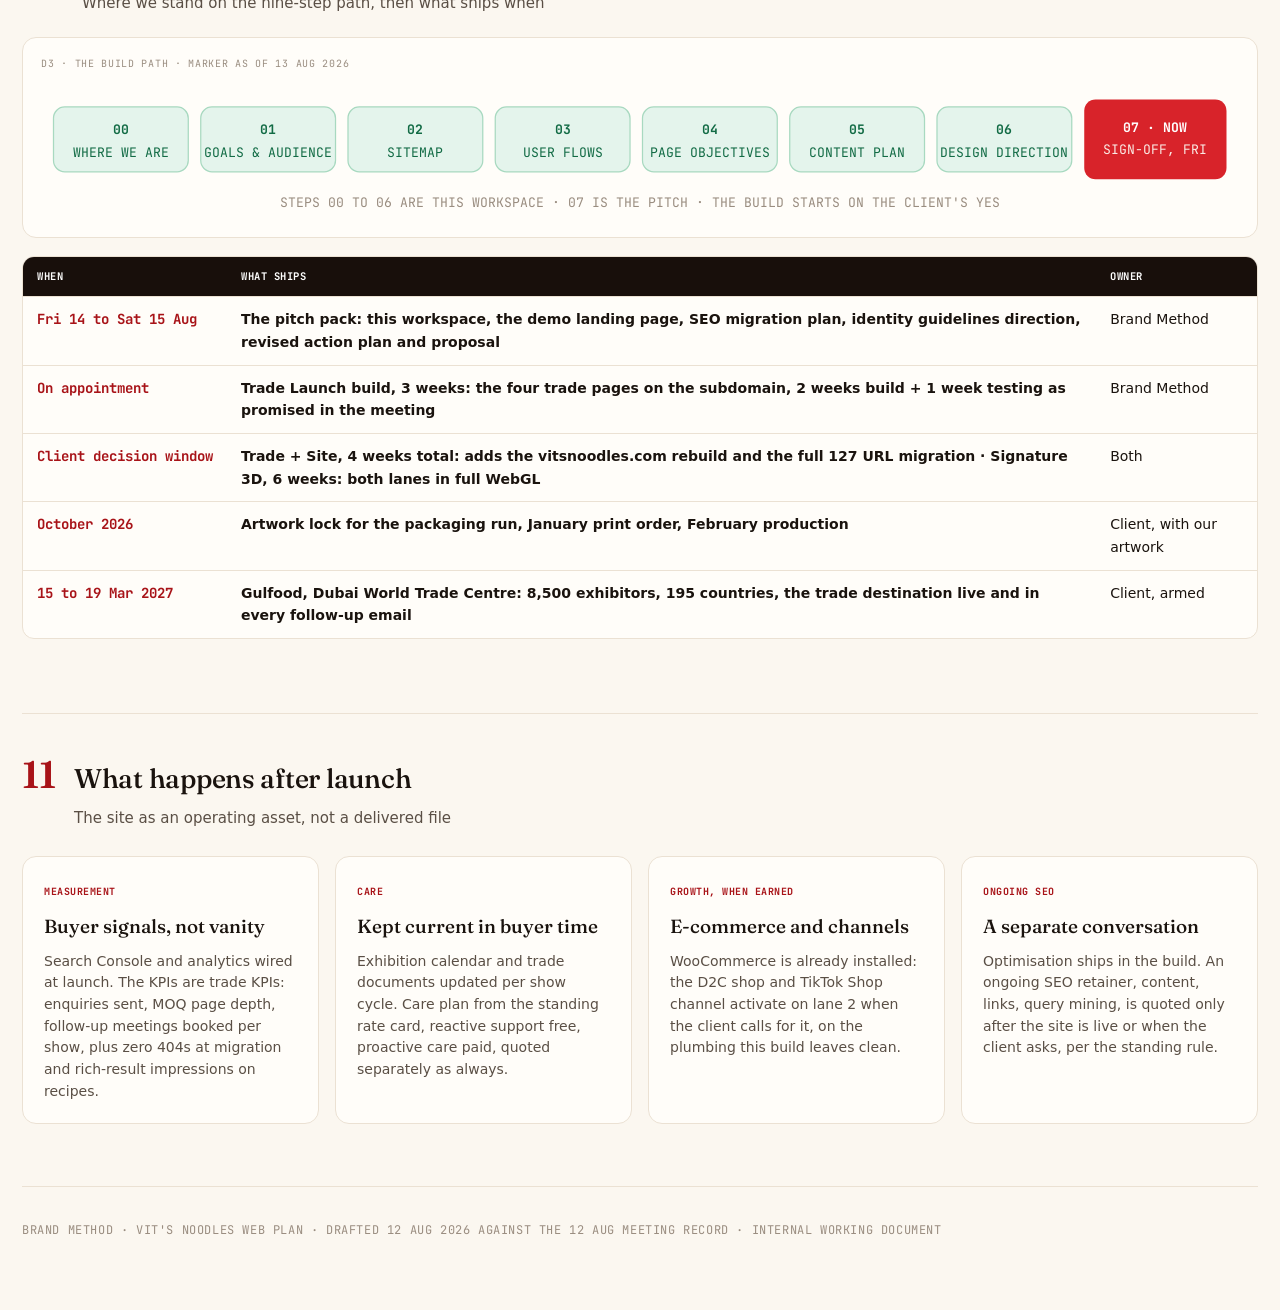
<file: plan.html>
<!doctype html>
<html lang="en">
<head>
<meta charset="utf-8"><meta name="viewport" content="width=device-width, initial-scale=1">
<title>Vit's Noodles · Web Plan · Brand Method</title>
<link rel="preconnect" href="https://fonts.googleapis.com"><link rel="preconnect" href="https://fonts.gstatic.com" crossorigin>
<link href="https://fonts.googleapis.com/css2?family=Fraunces:ital,opsz,wght,SOFT,WONK@0,9..144,300..900,0..100,0..1;1,9..144,300..900,0..100,0..1&family=Instrument+Sans:ital,wght@0,400..700;1,400..700&family=Archivo:wdth,wght@62..125,400..900&family=Anton&family=JetBrains+Mono:wght@500;700&display=swap" rel="stylesheet">
<style>
  :root{--paper:#FBF7F0;--paper2:#FFFDF9;--ink:#1A130E;--soft:#5A4F45;--faint:#9A8D80;--line:#EBE1D3;--line2:#DFD3C1;--red:#D8232A;--red-deep:#A81318;--wash:#FBEAE4;--ok:#1A8F5A;--warn:#C9941F;--bad:#D7263D;--dark:#180F0B;--gold:#E9A820;}
  *{box-sizing:border-box;margin:0;padding:0}html{scroll-behavior:smooth}
  body{font-family:"Inter",system-ui,sans-serif;background:var(--paper);color:var(--ink);font-size:16px;line-height:1.62;-webkit-font-smoothing:antialiased;overflow-x:hidden}
  .wrap{padding:0 22px}.mono{font-family:"JetBrains Mono",monospace}
  .eyebrow{font-family:"JetBrains Mono",monospace;font-size:12px;letter-spacing:.18em;text-transform:uppercase;color:var(--red-deep);display:inline-flex;align-items:center;gap:10px;font-weight:600}
  .hero{padding:50px 0 8px}.hero h1{font-family:"Fraunces",serif;font-weight:500;font-size:clamp(36px,5.6vw,62px);line-height:1.03;letter-spacing:-.02em;margin:18px 0 0;max-width:24ch}.hero h1 em{font-style:italic;color:var(--red-deep)}
  .hero .lede{font-size:clamp(17px,2vw,20px);color:var(--soft);max-width:68ch;margin:20px 0 0}
  .vrow{display:flex;flex-wrap:wrap;gap:10px;margin-top:24px}.vchip{background:var(--paper2);border:1px solid var(--line);border-radius:999px;padding:8px 15px;font-size:13px;color:var(--soft)}.vchip b{color:var(--red-deep)}
  section{padding:32px 0}
  .chapdiv{display:flex;align-items:baseline;gap:18px;padding:42px 0 4px;border-top:1px solid var(--line);margin-top:10px}.cd-no{font-family:"Fraunces",serif;font-weight:600;font-size:38px;color:var(--red-deep);line-height:1}.cd-h{font-family:"Fraunces",serif;font-weight:500;font-size:27px;letter-spacing:-.01em}.cd-sub{font-size:15px;color:var(--soft);margin-top:5px}
  h2{font-family:"Fraunces",serif;font-weight:500;font-size:clamp(25px,3.6vw,37px);line-height:1.08;margin:13px 0 0;max-width:30ch}
  h3.sub{font-family:"Fraunces",serif;font-weight:500;font-size:22px;margin:30px 0 0}
  .sec-intro{font-size:16.5px;color:var(--soft);max-width:72ch;margin:15px 0 0}.sec-intro b{color:var(--ink)}.sec-intro em{color:var(--red-deep)}
  .grid{display:grid;gap:16px;margin-top:22px}.g2{grid-template-columns:repeat(auto-fit,minmax(290px,1fr))}.g3{grid-template-columns:repeat(auto-fit,minmax(225px,1fr))}
  .card{background:var(--paper2);border:1px solid var(--line);border-radius:14px;padding:20px 21px}.card .tag{font-family:"JetBrains Mono",monospace;font-size:10px;letter-spacing:.05em;text-transform:uppercase;color:var(--red-deep);font-weight:700}.card h3{font-family:"Fraunces",serif;font-weight:500;font-size:19px;margin-top:8px}.card p{font-size:14px;color:var(--soft);margin-top:9px;line-height:1.55}.card p b{color:var(--ink)}
  .card.dark{background:var(--dark);border-color:#2e2118;color:#EFE4D6}.card.dark h3{color:#fff}.card.dark p{color:#C9B9A6}.card.dark .tag{color:#FF9A8E}.card.dark p b{color:#fff}
  .quote{font-family:"Fraunces",serif;font-style:italic;font-size:17px;color:var(--soft);border-left:3px solid var(--red);padding:6px 0 6px 18px;margin-top:16px;max-width:70ch}
  table{width:100%;border-collapse:separate;border-spacing:0;margin-top:18px;font-size:14px;background:var(--paper2);border:1px solid var(--line);border-radius:12px;overflow:hidden}th,td{text-align:left;padding:11px 14px;border-bottom:1px solid var(--line);vertical-align:top}thead th{font-family:"JetBrains Mono",monospace;font-size:10.5px;letter-spacing:.05em;text-transform:uppercase;color:#fff;background:var(--dark)}tr:last-child td{border-bottom:none}td.dim{font-weight:600}td.sc{font-family:"JetBrains Mono",monospace;color:var(--red-deep);font-weight:700;white-space:nowrap}
  td.gate{color:var(--bad);font-weight:600}
  .tbl-scroll{overflow-x:auto;margin-top:18px}.tbl-scroll table{margin-top:0;min-width:760px}
  .pin{margin-top:22px;border-left:3px solid var(--red);background:linear-gradient(90deg,rgba(216,35,42,.06),transparent);padding:15px 19px;border-radius:0 12px 12px 0;font-size:15px;display:block}.pin b{color:var(--red-deep)}.pin.warn{border-left-color:var(--warn);background:linear-gradient(90deg,rgba(201,148,31,.09),transparent)}.pin.warn b{color:#9a6f12}
  .diagram{margin-top:18px;border:1px solid var(--line);border-radius:14px;background:var(--paper2);padding:18px}.diagram .cap{font-family:"JetBrains Mono",monospace;font-size:10px;letter-spacing:.07em;text-transform:uppercase;color:var(--faint);margin-bottom:10px}.diagram svg{width:100%;height:auto;display:block}
  .scene{display:grid;grid-template-columns:64px 1fr;gap:18px;border:1px solid var(--line);border-radius:14px;background:var(--paper2);padding:20px;margin-top:14px}
  .scene .no{font-family:"Fraunces",serif;font-weight:600;font-size:34px;color:var(--red-deep);line-height:1}
  .scene h3{font-family:"Fraunces",serif;font-weight:500;font-size:20px}
  .scene .mech{font-family:"JetBrains Mono",monospace;font-size:10.5px;letter-spacing:.05em;text-transform:uppercase;color:var(--red-deep);font-weight:700;margin-top:8px}
  .scene p{font-size:14.5px;color:var(--soft);margin-top:8px;line-height:1.58}.scene p b{color:var(--ink)}
  .scene .ref{font-size:12.5px;color:var(--faint);margin-top:8px;font-style:italic}
  footer{padding:34px 0 70px;color:var(--faint);font-size:12px;font-family:"JetBrains Mono",monospace;text-transform:uppercase;letter-spacing:.05em;border-top:1px solid var(--line);margin-top:30px}
</style>
<style id="printFix">@media print{body{background:#fff}.reveal,[data-reveal]{opacity:1!important;transform:none!important}table,tr,td,th,.card,.scene,.diagram{page-break-inside:avoid}h2,h3{page-break-after:avoid}.bmws{display:none!important}}</style>
</head>
<body>
<style id="bmwsCss">
.bmws{background:#0B0805;color:#F2E9DD;position:sticky;top:0;z-index:900;border-bottom:1px solid #2a1d12}
.bmws-in{display:flex;align-items:center;justify-content:space-between;padding:9px 22px;gap:12px;flex-wrap:wrap}
.bmws-crumb{display:flex;flex-direction:column;line-height:1.3;white-space:nowrap}
.bmws-crumb b{font-size:13px;font-weight:700;color:#fff;font-family:Inter,system-ui,sans-serif}
.bmws-crumb span{font-family:"JetBrains Mono",monospace;font-size:8.5px;letter-spacing:.16em;text-transform:uppercase;color:#A6907C}
.bmws-tabs{display:flex;align-items:center;border:1px solid rgba(255,255,255,.22);border-radius:11px;overflow:auto;max-width:100%;margin-left:auto;padding:3px;gap:3px;background:rgba(255,255,255,.04)}
.bmws-tabs a{font-family:"JetBrains Mono",monospace;font-size:10px;letter-spacing:.08em;text-transform:uppercase;color:#E3D2BE;text-decoration:none;padding:7px 13px;border-radius:8px;white-space:nowrap;display:inline-flex;align-items:center;gap:7px;transition:background .25s,color .25s}
.bmws-tabs a i{font-style:normal;color:#A6907C;font-size:9px;font-weight:700}
.bmws-tabs a:hover{background:rgba(255,255,255,.09);color:#fff}
.bmws-tabs a.on{background:#D8232A;color:#fff;font-weight:700}
.bmws-tabs a.bmws-cms{border-left:1px solid rgba(255,255,255,.22);border-radius:0 8px 8px 0;margin-left:3px;color:#F4C51D}
.bmws-tabs a.bmws-cms:hover{background:rgba(244,197,29,.14);color:#fff}
.bmws-tabs a.on i{color:rgba(255,255,255,.72)}
</style>
<div class="bmws"><div class="bmws-in">
  <div class="bmws-crumb"><b>Vit's Noodles &middot; Website 1</b><span>Brand Method &middot; Admin Navigation</span></div>
  <nav class="bmws-tabs" aria-label="Admin navigation">
    <a href="audit.html"><i>00</i>Web Audit</a>
    <a href="competitors.html"><i>01</i>Competitors</a>
    <a class="on" href="plan.html"><i>02</i>Web Plan</a>
    <a href="index.html"><i>03</i>The Website</a>
  <a class="bmws-cms" href="admin/" target="_blank" rel="noopener"><i>&#9998;</i>CMS</a>
  </nav>
</div></div>

<div class="wrap">

<header class="hero">
  <span class="eyebrow">Vit's Noodles &middot; Web Plan &middot; how the site is built to work</span>
  <h1>One brand, two front doors, and a pack that <em>cooks itself</em> as you scroll.</h1>
  <p class="lede">This plan turns the 12 August correction into a buildable website. The trade destination leads, the Malaysian home follows, the economy pack is the hero of both, and every motion decision is specified before a line of code, so the demo proves the two claims the client doubts: rich can be light, and bold can stay editable.</p>
  <div class="vrow">
    <span class="vchip">Lane 1: <b>trade destination</b>, new subdomain, zero SEO risk</span>
    <span class="vchip">Lane 2: <b>vitsnoodles.com rebuild</b>, 127 URL migration</span>
    <span class="vchip">Flagship: <b>the economy pack</b>, in real-time 3D</span>
    <span class="vchip">Deadline anchor: <b>Gulfood, 15 to 19 Mar 2027</b></span>
  </div>
</header>

<section id="p01">
  <div class="chapdiv"><div class="cd-no">01</div><div><div class="cd-h">What the client decided</div><div class="cd-sub">The 12 August meeting, reduced to the decisions that bind this plan</div></div></div>
  <div class="tbl-scroll"><table>
    <thead><tr><th>Decision</th><th>In the client's words</th><th>What it binds in this plan</th></tr></thead>
    <tbody>
      <tr><td class="dim">Overseas first</td><td>"This curry is not something that we will shout out in Malaysia, it is mainly for overseas."</td><td>The trade destination is lane 1 and the demo. Malaysia sees no repositioning.</td></tr>
      <tr><td class="dim">The buyer is trade</td><td>"The target audience you have it right, those people who visit the exhibitions."</td><td>Landing page speaks to importers, distributors, wholesalers, private label clients.</td></tr>
      <tr><td class="dim">Two lanes, one site family</td><td>The site "cannot be too B2B", 70% of revenue is Malaysian B2C</td><td>Subdomain separation. The main site keeps its consumer face.</td></tr>
      <tr><td class="dim">Flagship = economy pack</td><td>The pitch focuses on the economy pack, "our OG product"</td><td>The 3D hero is the yellow pack, not the curry range.</td></tr>
      <tr><td class="dim">SEO must survive</td><td>Raised twice: existing rankings cannot be lost</td><td>Chapter 07 is the migration plan, 127 URLs, 301 map, zero 404 target.</td></tr>
      <tr><td class="dim">Light and editable</td><td>Previous agency: animations make sites heavy and hard to update</td><td>Performance budget in chapter 06, CMS text and image contract in chapter 08.</td></tr>
      <tr><td class="dim">Work with existing code</td><td>"Can you work with the previous agency's build?"</td><td>Yes: the audit counted their site from its own sitemaps. Migration, not teardown.</td></tr>
    </tbody>
  </table></div>
</section>

<section id="p02">
  <div class="chapdiv"><div class="cd-no">02</div><div><div class="cd-h">The strategy the site carries</div><div class="cd-sub">Three jobs, in payment order</div></div></div>
  <div class="grid g3">
    <div class="card"><span class="tag">Job 1 &middot; prove capability</span><h3>Answer "can you make Buldak?" before the email</h3><p>Buyers open with that question. The site's answer: a seasoning capability story with the curry range as exhibit A, the heat ladder as the demonstration, and the factory's certifications underneath. Curry is the vehicle, capability is the message.</p></div>
    <div class="card"><span class="tag">Job 2 &middot; publish the numbers</span><h3>MOQ tiers, capacity, lead time</h3><p>The five things a buyer checks, published plainly: formats, shelf life, certifications, MOQ, customisation. Nobody branded does this in Malaysia. Figures owed by operations, gated in red in the content plan.</p></div>
    <div class="card"><span class="tag">Job 3 &middot; protect the base</span><h3>Malaysia sees improvement, not repositioning</h3><p>The Malaysian site keeps its consumer face, gains speed, schema, weights and the recipe hub, and loses nothing: every URL is mapped and redirected. The plain-noodle business that pays for everything is untouched.</p></div>
  </div>
  <h3 class="sub" style="font-family:Fraunces,serif;font-weight:500;font-size:22px;margin:30px 0 0">How this becomes the best trade site in the category</h3>
  <p class="sec-intro">The ambition, concretely: the only branded Malaysian noodle manufacturer whose site answers all five buyer checks on one page, in under three seconds, with a product experience no rival attempts. The capability-gap table is why the bar is reachable.</p>
  <div class="tbl-scroll"><table>
    <thead><tr><th>What rivals cannot do</th><th>Score today</th><th>Why not, today</th><th>What it costs them</th></tr></thead>
    <tbody>
      <tr><td class="dim">Publish trade numbers with a brand attached</td><td class="sc">0 of 9 branded rivals</td><td>Retail brands hide trade terms behind sales teams, factories have terms but no brand</td><td>Every buyer email starts from zero, twice the follow-up work per show</td></tr>
      <tr><td class="dim">Show the product cooking, in code</td><td class="sc">0 of 9</td><td>Flat pack photography everywhere, video where there is motion at all</td><td>Heavy pages, no shelf-of-one moment, nothing memorable at the stand follow-up</td></tr>
      <tr><td class="dim">Serve B2C and B2B without confusion</td><td class="sc">0 of 9</td><td>Retail rivals ignore buyers, factory sites ignore eaters</td><td>Vit's is the only one with both audiences already paying it</td></tr>
      <tr><td class="dim">Prove seasoning capability as content</td><td class="sc">0 of 9</td><td>Nobody frames the factory as a seasoning kitchen with evidence</td><td>The buyer's opening question goes unanswered industry-wide</td></tr>
    </tbody>
  </table></div>
</section>

<section id="p03">
  <div class="chapdiv"><div class="cd-no">03</div><div><div class="cd-h">The whole site, top to bottom</div><div class="cd-sub">Both lanes, every page, and what each is for</div></div></div>
  <div class="diagram">
    <div class="cap">D1 &middot; The two-lane sitemap. Lane 1 ships first and is the demo. Lane 2 is the rebuild behind it.</div>
    <svg viewBox="0 0 960 430" role="img" aria-label="Two lane sitemap">
      <g font-family="Inter,system-ui,sans-serif">
        <rect x="330" y="14" width="300" height="56" rx="12" fill="#180F0B"/>
        <text x="480" y="38" text-anchor="middle" fill="#fff" font-size="16" font-weight="700">VIT'S NOODLES</text>
        <text x="480" y="57" text-anchor="middle" fill="#C9B9A6" font-size="12">one brand &middot; one design system &middot; two doors</text>
        <path d="M400 70 L200 116" stroke="#A81318" stroke-width="2.2" fill="none"/>
        <path d="M560 70 L760 116" stroke="#C9691E" stroke-width="2.2" fill="none"/>
        <rect x="30" y="116" width="420" height="64" rx="10" fill="#D8232A"/>
        <text x="240" y="143" text-anchor="middle" fill="#fff" font-size="14.5" font-weight="700">LANE 1 &middot; trade.vitsnoodles.com &middot; NEW</text>
        <text x="240" y="163" text-anchor="middle" fill="#FBEAE4" font-size="12">the export destination &middot; 4 pages &middot; ships first</text>
        <g font-size="13">
          <rect x="30" y="196" width="200" height="52" rx="9" fill="#FFFDF9" stroke="#D8232A" stroke-width="1.6"/>
          <text x="130" y="218" text-anchor="middle" fill="#1A130E" font-weight="700">01 The Landing</text>
          <text x="130" y="236" text-anchor="middle" fill="#5A4F45" font-size="11.5">the 7-scene scroll journey</text>
          <rect x="250" y="196" width="200" height="52" rx="9" fill="#FFFDF9" stroke="#D8232A" stroke-width="1.6"/>
          <text x="350" y="218" text-anchor="middle" fill="#1A130E" font-weight="700">02 OEM &amp; Private Label</text>
          <text x="350" y="236" text-anchor="middle" fill="#5A4F45" font-size="11.5">capability, MOQ tiers, lead time</text>
          <rect x="30" y="260" width="200" height="52" rx="9" fill="#FFFDF9" stroke="#D8232A" stroke-width="1.6"/>
          <text x="130" y="282" text-anchor="middle" fill="#1A130E" font-weight="700">03 The Range</text>
          <text x="130" y="300" text-anchor="middle" fill="#5A4F45" font-size="11.5">specimen showcase, all lines</text>
          <rect x="250" y="260" width="200" height="52" rx="9" fill="#FFFDF9" stroke="#D8232A" stroke-width="1.6"/>
          <text x="350" y="282" text-anchor="middle" fill="#1A130E" font-weight="700">04 Trade Desk</text>
          <text x="350" y="300" text-anchor="middle" fill="#5A4F45" font-size="11.5">enquiry, shows calendar, docs</text>
        </g>
        <rect x="540" y="116" width="390" height="64" rx="10" fill="#C9691E"/>
        <text x="735" y="143" text-anchor="middle" fill="#fff" font-size="14.5" font-weight="700">LANE 2 &middot; vitsnoodles.com &middot; REBUILD</text>
        <text x="735" y="163" text-anchor="middle" fill="#FDF3E4" font-size="12">10 core pages + 3 templates &middot; full migration</text>
        <g font-size="12.5">
          <rect x="540" y="196" width="185" height="44" rx="9" fill="#FFFDF9" stroke="#C9691E" stroke-width="1.4"/>
          <text x="632" y="214" text-anchor="middle" fill="#1A130E" font-weight="700">Home &middot; consumer-led</text>
          <text x="632" y="231" text-anchor="middle" fill="#5A4F45" font-size="11">one trade routing line</text>
          <rect x="745" y="196" width="185" height="44" rx="9" fill="#FFFDF9" stroke="#C9691E" stroke-width="1.4"/>
          <text x="837" y="214" text-anchor="middle" fill="#1A130E" font-weight="700">Ranges &middot; 7 categories</text>
          <text x="837" y="231" text-anchor="middle" fill="#5A4F45" font-size="11">product template x 25 SKUs</text>
          <rect x="540" y="252" width="185" height="44" rx="9" fill="#FFFDF9" stroke="#C9691E" stroke-width="1.4"/>
          <text x="632" y="270" text-anchor="middle" fill="#1A130E" font-weight="700">Recipe Hub &middot; filterable</text>
          <text x="632" y="287" text-anchor="middle" fill="#5A4F45" font-size="11">recipe template x 44 + videos</text>
          <rect x="745" y="252" width="185" height="44" rx="9" fill="#FFFDF9" stroke="#C9691E" stroke-width="1.4"/>
          <text x="837" y="270" text-anchor="middle" fill="#1A130E" font-weight="700">Stories &middot; blog</text>
          <text x="837" y="287" text-anchor="middle" fill="#5A4F45" font-size="11">post template x 24</text>
          <rect x="540" y="308" width="185" height="44" rx="9" fill="#FFFDF9" stroke="#C9691E" stroke-width="1.4"/>
          <text x="632" y="326" text-anchor="middle" fill="#1A130E" font-weight="700">About &middot; 51 years</text>
          <text x="632" y="343" text-anchor="middle" fill="#5A4F45" font-size="11">heritage, halal 1980, plant</text>
          <rect x="745" y="308" width="185" height="44" rx="9" fill="#FFFDF9" stroke="#C9691E" stroke-width="1.4"/>
          <text x="837" y="326" text-anchor="middle" fill="#1A130E" font-weight="700">Contact + Where to buy</text>
          <text x="837" y="343" text-anchor="middle" fill="#5A4F45" font-size="11">retail finder, e-commerce later</text>
        </g>
        <path d="M240 180 L240 196 M350 180 L350 196 M130 248 L130 260 M350 248 L350 260" stroke="#D8232A" stroke-width="1.6"/>
        <text x="480" y="408" text-anchor="middle" fill="#9A8D80" font-size="12" font-family="JetBrains Mono,monospace">CROSS-LINKS: trade landing routes consumers home &middot; home routes buyers to trade &middot; recipes feed both</text>
      </g>
    </svg>
  </div>
  <div class="tbl-scroll"><table>
    <thead><tr><th>Page type</th><th>What it is for</th><th>Layout</th><th>Components</th><th>Content rules</th></tr></thead>
    <tbody>
      <tr><td class="dim">Trade landing</td><td>Convert a buyer's 90 seconds into a meeting</td><td>The 7-scene scroll journey, chapter 05</td><td>3D pack, stat cards, capability band, specimen row, carton stack, bowl finale, enquiry</td><td>Every claim dated and sourced, no unverified export count</td></tr>
      <tr><td class="dim">OEM &amp; Private Label</td><td>Disclosure page a buyer bookmarks</td><td>Long-form, sticky summary rail</td><td>MOQ tier table, capacity, lead time, certifications wall, process steps, format gallery</td><td>Numbers from operations only, red-gated until confirmed</td></tr>
      <tr><td class="dim">Range showcase</td><td>Prove breadth and seasoning capability</td><td>Specimen gallery, one SKU centred at a time</td><td>Crossfading pack stage, flavour meta, heat rung, texture close-ups</td><td>Gram weights on every SKU, no exceptions</td></tr>
      <tr><td class="dim">Trade desk</td><td>Make contact effortless in buyer time</td><td>Short, form-led</td><td>Enquiry form, exhibition calendar, downloadables, WhatsApp business line</td><td>Response-time promise stated, then honoured</td></tr>
      <tr><td class="dim">Consumer home (lane 2)</td><td>Serve the 70% without confusing it</td><td>Consumer-led hero, range strip, recipes</td><td>One routing line to trade, retail finder</td><td>One brand-name spelling, everywhere</td></tr>
      <tr><td class="dim">Product template (x25)</td><td>Win the comparison Vit's currently loses</td><td>WooCommerce single</td><td>Weight, servings, Product schema, meta description</td><td>Price only where channel-correct</td></tr>
      <tr><td class="dim">Recipe template (x44)</td><td>Rich results and retention</td><td>Standard recipe layout</td><td>Recipe schema, video embed, range link, heat rung</td><td>Schema validated on every publish</td></tr>
    </tbody>
  </table></div>
</section>

<section id="p04">
  <div class="chapdiv"><div class="cd-no">04</div><div><div class="cd-h">Audiences, from first search to reply</div><div class="cd-sub">Four trade segments and the home shopper, with the task each must complete</div></div></div>
  <div class="tbl-scroll"><table>
    <thead><tr><th>The task</th><th>Who needs it</th><th>Where it happens</th><th>Steps allowed</th></tr></thead>
    <tbody>
      <tr><td class="dim">"Can this factory make what my market wants?"</td><td>Importer, met at a show, opens the site on a phone at the stand</td><td>Trade landing, scenes 2 to 4</td><td class="sc">1 scroll</td></tr>
      <tr><td class="dim">"What are their minimums and lead times?"</td><td>Distributor comparing three suppliers after the show</td><td>OEM page, MOQ tier table above the fold</td><td class="sc">2 clicks</td></tr>
      <tr><td class="dim">"Can they make our recipe, our label?"</td><td>Private label buyer, e.g. the Cambodia beef and tom yam case</td><td>OEM page, customisation block + enquiry</td><td class="sc">3 clicks to a sent form</td></tr>
      <tr><td class="dim">"Are they certified for my market?"</td><td>Gulf wholesaler checking halal lineage</td><td>Certification wall, halal since 1980, JAKIM MS 1500</td><td class="sc">1 click from any page</td></tr>
      <tr><td class="dim">"Where do I buy the yellow pack?"</td><td>Malaysian shopper, 70% of revenue</td><td>Lane 2 home, retail finder</td><td class="sc">2 clicks</td></tr>
    </tbody>
  </table></div>
  <div class="diagram">
    <div class="cap">D2 &middot; The four journeys, entry to reply, drawn</div>
    <svg viewBox="0 0 960 360" role="img" aria-label="Four audience journeys from entry to conversion">
      <g font-family="Inter,system-ui,sans-serif" font-size="13">
        <g font-size="13.5" font-weight="700" fill="#1A130E">
          <text x="20" y="52">Importer, at the stand</text>
          <text x="20" y="132">Distributor, comparing</text>
          <text x="20" y="212">Private label buyer</text>
          <text x="20" y="292">Malaysian shopper</text>
        </g>
        <g>
          <rect x="230" y="30" width="150" height="36" rx="9" fill="#FBEAE4" stroke="#D8232A"/><text x="305" y="53" text-anchor="middle" fill="#A81318">QR at the stand</text>
          <rect x="420" y="30" width="150" height="36" rx="9" fill="#FFFDF9" stroke="#DFD3C1"/><text x="495" y="53" text-anchor="middle" fill="#5A4F45">Landing, scenes 1 to 4</text>
          <rect x="610" y="30" width="150" height="36" rx="9" fill="#FFFDF9" stroke="#DFD3C1"/><text x="685" y="53" text-anchor="middle" fill="#5A4F45">Capability story</text>
          <rect x="800" y="30" width="140" height="36" rx="9" fill="#D8232A"/><text x="870" y="53" text-anchor="middle" fill="#fff" font-weight="700">Meeting booked</text>
          <rect x="230" y="110" width="150" height="36" rx="9" fill="#FBEAE4" stroke="#D8232A"/><text x="305" y="133" text-anchor="middle" fill="#A81318">Follow-up email link</text>
          <rect x="420" y="110" width="150" height="36" rx="9" fill="#FFFDF9" stroke="#DFD3C1"/><text x="495" y="133" text-anchor="middle" fill="#5A4F45">OEM page, MOQ tiers</text>
          <rect x="610" y="110" width="150" height="36" rx="9" fill="#FFFDF9" stroke="#DFD3C1"/><text x="685" y="133" text-anchor="middle" fill="#5A4F45">Spec sheet download</text>
          <rect x="800" y="110" width="140" height="36" rx="9" fill="#D8232A"/><text x="870" y="133" text-anchor="middle" fill="#fff" font-weight="700">Shortlisted</text>
          <rect x="230" y="190" width="150" height="36" rx="9" fill="#FBEAE4" stroke="#D8232A"/><text x="305" y="213" text-anchor="middle" fill="#A81318">Search, OEM noodles</text>
          <rect x="420" y="190" width="150" height="36" rx="9" fill="#FFFDF9" stroke="#DFD3C1"/><text x="495" y="213" text-anchor="middle" fill="#5A4F45">Customisation block</text>
          <rect x="610" y="190" width="150" height="36" rx="9" fill="#FFFDF9" stroke="#DFD3C1"/><text x="685" y="213" text-anchor="middle" fill="#5A4F45">Enquiry, 3 fields in</text>
          <rect x="800" y="190" width="140" height="36" rx="9" fill="#D8232A"/><text x="870" y="213" text-anchor="middle" fill="#fff" font-weight="700">Form sent</text>
          <rect x="230" y="270" width="150" height="36" rx="9" fill="#FBEAE4" stroke="#C9691E"/><text x="305" y="293" text-anchor="middle" fill="#8A5B08">Recipe, from search</text>
          <rect x="420" y="270" width="150" height="36" rx="9" fill="#FFFDF9" stroke="#DFD3C1"/><text x="495" y="293" text-anchor="middle" fill="#5A4F45">Range page, weights</text>
          <rect x="610" y="270" width="150" height="36" rx="9" fill="#FFFDF9" stroke="#DFD3C1"/><text x="685" y="293" text-anchor="middle" fill="#5A4F45">Retail finder</text>
          <rect x="800" y="270" width="140" height="36" rx="9" fill="#C9691E"/><text x="870" y="293" text-anchor="middle" fill="#fff" font-weight="700">Bought in store</text>
        </g>
        <g stroke="#B8A78F" stroke-width="1.8" fill="none">
          <path d="M380 48 h40 M570 48 h40 M760 48 h40 M380 128 h40 M570 128 h40 M760 128 h40 M380 208 h40 M570 208 h40 M760 208 h40 M380 288 h40 M570 288 h40 M760 288 h40"/>
        </g>
        <text x="480" y="345" text-anchor="middle" font-family="JetBrains Mono,monospace" font-size="11" fill="#9A8D80">TRADE JOURNEYS END AT A HUMAN REPLY INSIDE ONE BUSINESS DAY &middot; THE SHOPPER JOURNEY ENDS AT A SHELF</text>
      </g>
    </svg>
  </div>
  <span class="pin"><b>The phone-at-the-stand rule:</b> the landing page's first four scenes must land inside 90 seconds on a mid-range Android over exhibition wifi. That is the real device target, and it is why the performance budget in chapter 06 is not negotiable.</span>
</section>

<section id="p05">
  <div class="chapdiv"><div class="cd-no">05</div><div><div class="cd-h">The landing page, scene by scene</div><div class="cd-sub">Bazil's narrative, the four decoded references, one specified journey</div></div></div>
  <p class="sec-intro">The order is the client's own: <b>product, then company, then the trade offer, then the experience</b>. The motion grammar is taken from four studied references: the Lagunitas IPA page (pinned product, sections scroll past it, ends in a noodle bowl), the Tubik drinks hero (display type behind product, range fly-in), the Flora specimen gallery (one centred product, crossfade), and the scroll-rotating 3D can demo. Not any particular parallax: a journey with a beginning, a middle and a bowl.</p>

  <div class="scene"><div class="no">1</div><div>
    <h3>The pack, floating in the light</h3>
    <div class="mech">3D pack &middot; slow idle spin &middot; display type behind product</div>
    <p>Cream paper background. Giant condensed display type, <b>THE YELLOW PACK OF MALAYSIA</b>, runs edge to edge BEHIND the real-time 3D economy pack, which floats tilted, slowly turning, catching light on the film. One line below: 51 years, one factory, halal since 1980. Stat chips right: 700g, 10 cakes, since 1975 pending verification. The scroll cue is a noodle strand drawn as a line.</p>
    <p class="ref">Reference: Tubik hero, type-behind-product. Lagunitas stat card.</p>
  </div></div>

  <div class="scene"><div class="no">2</div><div>
    <h3>What the product is</h3>
    <div class="mech">Scroll-scrub rotation &middot; annotation callouts fan out</div>
    <p>The pack straightens and scales up as the headline slides away. Splat-shaped callouts fan out around it, wheat flour and palm oil, the noodle window, the phoenix mark, 10 cakes one decision, halal mark. The pack answers the shelf question: this is the noodle Malaysia already knows.</p>
    <p class="ref">Reference: Lagunitas ingredient splats. Claude-built can, scroll-linked rotation.</p>
  </div></div>

  <div class="scene"><div class="no">3</div><div>
    <h3>Who makes it, 51 years of it</h3>
    <div class="mech">Pinned pack shrinks to a corner &middot; timeline band scrolls</div>
    <p>The pack docks small in the corner like a wax seal while the company story passes: 1975 the family starts, 1980 halal certified JAKIM, the plant, 30 years exporting, four exhibitions a year. Dated fact tiles, warm archival tone, one sentence each. No claim without a source.</p>
    <p class="ref">Reference: Lagunitas brewer-video section, product pinned while story scrolls.</p>
  </div></div>

  <div class="scene"><div class="no">4</div><div>
    <h3>The trade offer, said plainly</h3>
    <div class="mech">Colour flips to dark &middot; carton stack builds on scroll</div>
    <p>The page turns kraft-and-dark: the OEM carton, modelled from the real Economy Pack carton, stacks into a pallet wall as you scroll. Over it, the offer: OEM, private label, bulk. The five buyer checks as a row of cards: formats, shelf life, certifications, MOQ tiers, customisation. MOQ figures red-gated until operations confirms. CTA: talk to the trade desk.</p>
    <p class="ref">Reference: the factory band in the 3D can demo. The carton is our own asset, photographed from their site.</p>
  </div></div>

  <div class="scene"><div class="no">5</div><div>
    <h3>The range, one specimen at a time</h3>
    <div class="mech">Dark specimen stage &middot; crossfade between SKUs</div>
    <p>Museum-dark band. One pack centred at a time, flavour name in display serif, origin and heat meta below, texture close-ups right. Crossfade through the lines: Economy, Premium Penang range, Air-dried Healthy Series, Hotlicious Pan Mee, Italian series. The air-dried card carries its spec: air-dried, trans-fat-free, coloured by real spinach and tomato.</p>
    <p class="ref">Reference: Flora specimen gallery, dark, serif, crossfade.</p>
  </div></div>

  <div class="scene"><div class="no">6</div><div>
    <h3>The cook</h3>
    <div class="mech">The showpiece &middot; scroll-scrubbed 3D sequence</div>
    <p>Back to light. The economy pack returns centre stage, larger. As the visitor scrolls: <b>the pack tilts, the wrapper opens, a noodle cake slides out and drops into a waiting bowl, steam rises, strands loosen and swirl</b>. The scrub runs both directions, scroll up and it un-cooks. Copy is minimal: three time markers, 3 minutes, one pot, one meal. This single scene is the pitch's proof that rich motion can be code-light.</p>
    <p class="ref">Reference: Bazil's brief verbatim. Lagunitas finale bowl. Every beat scroll-scrubbed, reversible, 60fps.</p>
  </div></div>

  <div class="scene"><div class="no">7</div><div>
    <h3>The bowl, and the ask</h3>
    <div class="mech">Settle &middot; steam idles &middot; enquiry form</div>
    <p>The finished bowl sits centred, steam idling, chopsticks lifting a strand. Beside it the closing line, one factory, any flavour your market wants, and the trade enquiry form with the exhibition calendar: Gulfood 15 to 19 March 2027, then the US, Bangkok, UK. Footer carries the one canonical brand name, the certifications, and nothing else.</p>
    <p class="ref">Reference: Lagunitas "Beer speaks" recipe close. Flora's calm.</p>
  </div></div>

  <span class="pin"><b>Copy voice for the whole page:</b> confident, not shouting. Short declaratives. Malay phrases where they earn their place. No exclamation marks, no unverified claims, heat described by rung not by dare.</span>
</section>

<section id="p06">
  <div class="chapdiv"><div class="cd-no">06</div><div><div class="cd-h">Motion and 3D, engineered</div><div class="cd-sub">How the showpiece stays light, editable and reversible</div></div></div>
  <div class="grid g2">
    <div class="card"><span class="tag">Stack</span><h3>Code, not video</h3><p>GSAP ScrollTrigger for the journey, Three.js for the pack, carton and bowl. No video payloads anywhere: the entire motion system is procedural, which is why the page can carry a full 3D journey in less weight than the current homepage's image payload.</p></div>
    <div class="card"><span class="tag">Budget</span><h3>The numbers the demo must hit</h3><p>First paint under 2s on mid-range mobile, scroll at 60fps with DPR capped, JS under 350KB gzipped including Three.js, textures under 600KB total, one canvas, draw calls under 60. Static poster fallback for reduced-motion and old devices.</p></div>
    <div class="card"><span class="tag">Reversibility</span><h3>Every beat scrubbed, nothing fired</h3><p>All journey animation is scroll-scrubbed, not time-triggered: scroll up and the noodle un-cooks. This kills the two classic failures, animations that start too late and animations that break when the visitor changes direction.</p></div>
    <div class="card"><span class="tag">Editability</span><h3>The CMS contract</h3><p>Every headline, paragraph, stat and image on the page is a content field. The 3D scene reads its copy from the same fields. The client edits text and swaps images without touching the motion system, which answers the "hard to update" objection in writing.</p></div>
  </div>
</section>

<section id="p07">
  <div class="chapdiv"><div class="cd-no">07</div><div><div class="cd-h">SEO preservation and the migration</div><div class="cd-sub">The answer to the fear the client raised twice</div></div></div>
  <p class="sec-intro">Two moves, in order of risk. <b>Move one carries no risk at all:</b> the trade destination is a new subdomain, nothing on vitsnoodles.com changes, every existing ranking stays where it is. <b>Move two is the rebuild, and it is a mapped migration, not a redesign:</b> all 127 URLs inventoried in the web audit carry a 301 redirect to their successor, content transfers intact, and the build adds what Yoast never had.</p>
  <div class="tbl-scroll"><table>
    <thead><tr><th>Step</th><th>What happens</th><th>Proof it worked</th></tr></thead>
    <tbody>
      <tr><td class="dim">1 &middot; Freeze &amp; crawl</td><td>Full crawl of all 127 URLs, titles, metas, schema and inlinks archived before anything moves</td><td>The archive itself, delivered</td></tr>
      <tr><td class="dim">2 &middot; Map</td><td>Every URL assigned a successor: kept, merged, or improved. Nothing dropped silently</td><td>The 301 map, 127 rows, client-visible</td></tr>
      <tr><td class="dim">3 &middot; Carry the fundamentals</td><td>Titles, metas, H1s, canonicals migrate with the content</td><td>Diff report, old vs new</td></tr>
      <tr><td class="dim">4 &middot; Add what was missing</td><td>Organization, Product and Recipe schema, hreflang, og:image, product metas, alt text</td><td>Rich results test passes per template</td></tr>
      <tr><td class="dim">5 &middot; Launch &amp; verify</td><td>Redirects live, sitemap resubmitted, Search Console monitored</td><td>Zero 404s in the crawl, week one and week four checks</td></tr>
    </tbody>
  </table></div>
  <span class="pin"><b>Scope rule, stated in the proposal and repeated here:</b> SEO optimisation is included in the build, schema, hreflang, metadata, alt text, speed and redirects. Ongoing SEO is a separate package, quoted after the site ships or when the client asks for it.</span>
</section>

<section id="p08">
  <div class="chapdiv"><div class="cd-no">08</div><div><div class="cd-h">Content plan</div><div class="cd-sub">Every page, what it must say, whose facts, and what gates it</div></div></div>
  <div class="tbl-scroll"><table>
    <thead><tr><th>Page / block</th><th>What it must say</th><th>Facts from</th><th>Words by</th><th>Gate</th></tr></thead>
    <tbody>
      <tr><td class="dim">Landing scene 1 to 2</td><td>The pack, the specs, the one-line heritage</td><td>Pack itself, site product data</td><td>Brand Method</td><td>None, ready</td></tr>
      <tr><td class="dim">Landing scene 3, story</td><td>Dated history: 1975 start, 1980 halal, exporting since, plant</td><td>Client documents</td><td>Brand Method</td><td class="gate">Founding-year evidence, export count</td></tr>
      <tr><td class="dim">Landing scene 4, offer</td><td>OEM, private label, bulk, the five buyer checks</td><td>Operations via Christina</td><td>Brand Method</td><td class="gate">MOQ tiers, capacity, lead time</td></tr>
      <tr><td class="dim">Landing scenes 5 to 7</td><td>Range, the cook, the ask</td><td>Product catalogue</td><td>Brand Method</td><td>None, ready</td></tr>
      <tr><td class="dim">OEM &amp; Private Label page</td><td>Full disclosure page, certifications wall</td><td>Operations, cert documents</td><td>Brand Method</td><td class="gate">Same three figures, cert scans</td></tr>
      <tr><td class="dim">Range showcase</td><td>Every line with weight, heat rung, spec</td><td>Product catalogue</td><td>Brand Method</td><td>Gram weights for 7 of 8 unpublished SKUs</td></tr>
      <tr><td class="dim">Trade desk</td><td>Enquiry, calendar: Gulfood dated, others pending</td><td>Client show bookings</td><td>Brand Method</td><td class="gate">US, Bangkok, UK show names and dates</td></tr>
      <tr><td class="dim">Lane 2 pages</td><td>Consumer content, recipes, retail finder</td><td>Existing site, migrated</td><td>Migrate, then edit</td><td>None to start</td></tr>
    </tbody>
  </table></div>
  <span class="pin warn"><b>Red gates are client-owed facts, all requested from Christina on 12 August:</b> the real export count, MOQ, capacity and lead-time figures from operations, and the three remaining show names and dates. The demo ships with these blocks marked "to be confirmed" in design, honestly, rather than with invented numbers.</span>
</section>

<section id="p09">
  <div class="chapdiv"><div class="cd-no">09</div><div><div class="cd-h">Look and feel</div><div class="cd-sub">The design language, drawn from the pack, not imposed on it</div></div></div>
  <div class="grid g3">
    <div class="card"><span class="tag">Colour</span><h3>The pack is the palette</h3><p>Cream paper base, the pack's yellow as the field colour, Vit's red for type and accents, kraft brown for the trade band, museum-dark for the specimen stage. Nothing outside the pack's own world.</p></div>
    <div class="card"><span class="tag">Type</span><h3>Big, confident, bilingual</h3><p>A condensed display face for the giant headlines, a working sans for body, monospace for spec labels. EN leads, BM phrases where they earn their place, consistent with the pack's own bilingual habit.</p></div>
    <div class="card"><span class="tag">Imagery</span><h3>Real product, drawn accents</h3><p>The 3D pack and carton are modelled on the real artwork. Illustrated accents, steam wisps, noodle-strand lines, the phoenix, come from the pack. No stock photography, no AI-look imagery: the client named that fear and the answer is craft.</p></div>
  </div>
</section>

<section id="p10">
  <div class="chapdiv"><div class="cd-no">10</div><div><div class="cd-h">Build plan and clock</div><div class="cd-sub">Where we stand on the nine-step path, then what ships when</div></div></div>
  <div class="diagram">
    <div class="cap">D3 &middot; The build path &middot; marker as of 13 Aug 2026</div>
    <svg viewBox="0 0 960 110" role="img" aria-label="Build path with current position">
      <g font-family="JetBrains Mono,monospace" font-size="10.5">
        <rect x="10"  y="20" width="108" height="52" rx="9" fill="#E4F4EC" stroke="#A8D9C0"/><text x="64"  y="42" text-anchor="middle" fill="#126B45" font-weight="700">00</text><text x="64"  y="60" text-anchor="middle" fill="#126B45">WHERE WE ARE</text>
        <rect x="128" y="20" width="108" height="52" rx="9" fill="#E4F4EC" stroke="#A8D9C0"/><text x="182" y="42" text-anchor="middle" fill="#126B45" font-weight="700">01</text><text x="182" y="60" text-anchor="middle" fill="#126B45">GOALS &amp; AUDIENCE</text>
        <rect x="246" y="20" width="108" height="52" rx="9" fill="#E4F4EC" stroke="#A8D9C0"/><text x="300" y="42" text-anchor="middle" fill="#126B45" font-weight="700">02</text><text x="300" y="60" text-anchor="middle" fill="#126B45">SITEMAP</text>
        <rect x="364" y="20" width="108" height="52" rx="9" fill="#E4F4EC" stroke="#A8D9C0"/><text x="418" y="42" text-anchor="middle" fill="#126B45" font-weight="700">03</text><text x="418" y="60" text-anchor="middle" fill="#126B45">USER FLOWS</text>
        <rect x="482" y="20" width="108" height="52" rx="9" fill="#E4F4EC" stroke="#A8D9C0"/><text x="536" y="42" text-anchor="middle" fill="#126B45" font-weight="700">04</text><text x="536" y="60" text-anchor="middle" fill="#126B45">PAGE OBJECTIVES</text>
        <rect x="600" y="20" width="108" height="52" rx="9" fill="#E4F4EC" stroke="#A8D9C0"/><text x="654" y="42" text-anchor="middle" fill="#126B45" font-weight="700">05</text><text x="654" y="60" text-anchor="middle" fill="#126B45">CONTENT PLAN</text>
        <rect x="718" y="20" width="108" height="52" rx="9" fill="#E4F4EC" stroke="#A8D9C0"/><text x="772" y="42" text-anchor="middle" fill="#126B45" font-weight="700">06</text><text x="772" y="60" text-anchor="middle" fill="#126B45">DESIGN DIRECTION</text>
        <rect x="836" y="14" width="114" height="64" rx="9" fill="#D8232A"/><text x="893" y="40" text-anchor="middle" fill="#fff" font-weight="700">07 &middot; NOW</text><text x="893" y="58" text-anchor="middle" fill="#FBEAE4">SIGN-OFF, FRI</text>
        <text x="480" y="100" text-anchor="middle" fill="#9A8D80">STEPS 00 TO 06 ARE THIS WORKSPACE &middot; 07 IS THE PITCH &middot; THE BUILD STARTS ON THE CLIENT'S YES</text>
      </g>
    </svg>
  </div>
  <div class="tbl-scroll"><table>
    <thead><tr><th>When</th><th>What ships</th><th>Owner</th></tr></thead>
    <tbody>
      <tr><td class="sc">Fri 14 to Sat 15 Aug</td><td class="dim">The pitch pack: this workspace, the demo landing page, SEO migration plan, identity guidelines direction, revised action plan and proposal</td><td>Brand Method</td></tr>
      <tr><td class="sc">On appointment</td><td class="dim">Trade Launch build, 3 weeks: the four trade pages on the subdomain, 2 weeks build + 1 week testing as promised in the meeting</td><td>Brand Method</td></tr>
      <tr><td class="sc">Client decision window</td><td class="dim">Trade + Site, 4 weeks total: adds the vitsnoodles.com rebuild and the full 127 URL migration &middot; Signature 3D, 6 weeks: both lanes in full WebGL</td><td>Both</td></tr>
      <tr><td class="sc">October 2026</td><td class="dim">Artwork lock for the packaging run, January print order, February production</td><td>Client, with our artwork</td></tr>
      <tr><td class="sc">15 to 19 Mar 2027</td><td class="dim">Gulfood, Dubai World Trade Centre: 8,500 exhibitors, 195 countries, the trade destination live and in every follow-up email</td><td>Client, armed</td></tr>
    </tbody>
  </table></div>
</section>

<section id="p11">
  <div class="chapdiv"><div class="cd-no">11</div><div><div class="cd-h">What happens after launch</div><div class="cd-sub">The site as an operating asset, not a delivered file</div></div></div>
  <div class="grid g2">
    <div class="card"><span class="tag">Measurement</span><h3>Buyer signals, not vanity</h3><p>Search Console and analytics wired at launch. The KPIs are trade KPIs: enquiries sent, MOQ page depth, follow-up meetings booked per show, plus zero 404s at migration and rich-result impressions on recipes.</p></div>
    <div class="card"><span class="tag">Care</span><h3>Kept current in buyer time</h3><p>Exhibition calendar and trade documents updated per show cycle. Care plan from the standing rate card, reactive support free, proactive care paid, quoted separately as always.</p></div>
    <div class="card"><span class="tag">Growth, when earned</span><h3>E-commerce and channels</h3><p>WooCommerce is already installed: the D2C shop and TikTok Shop channel activate on lane 2 when the client calls for it, on the plumbing this build leaves clean.</p></div>
    <div class="card"><span class="tag">Ongoing SEO</span><h3>A separate conversation</h3><p>Optimisation ships in the build. An ongoing SEO retainer, content, links, query mining, is quoted only after the site is live or when the client asks, per the standing rule.</p></div>
  </div>
</section>

<footer>
  <div>Brand Method &middot; Vit's Noodles web plan &middot; drafted 12 Aug 2026 against the 12 Aug meeting record &middot; internal working document</div>
</footer>

</div>
</body>
</html>
</file>
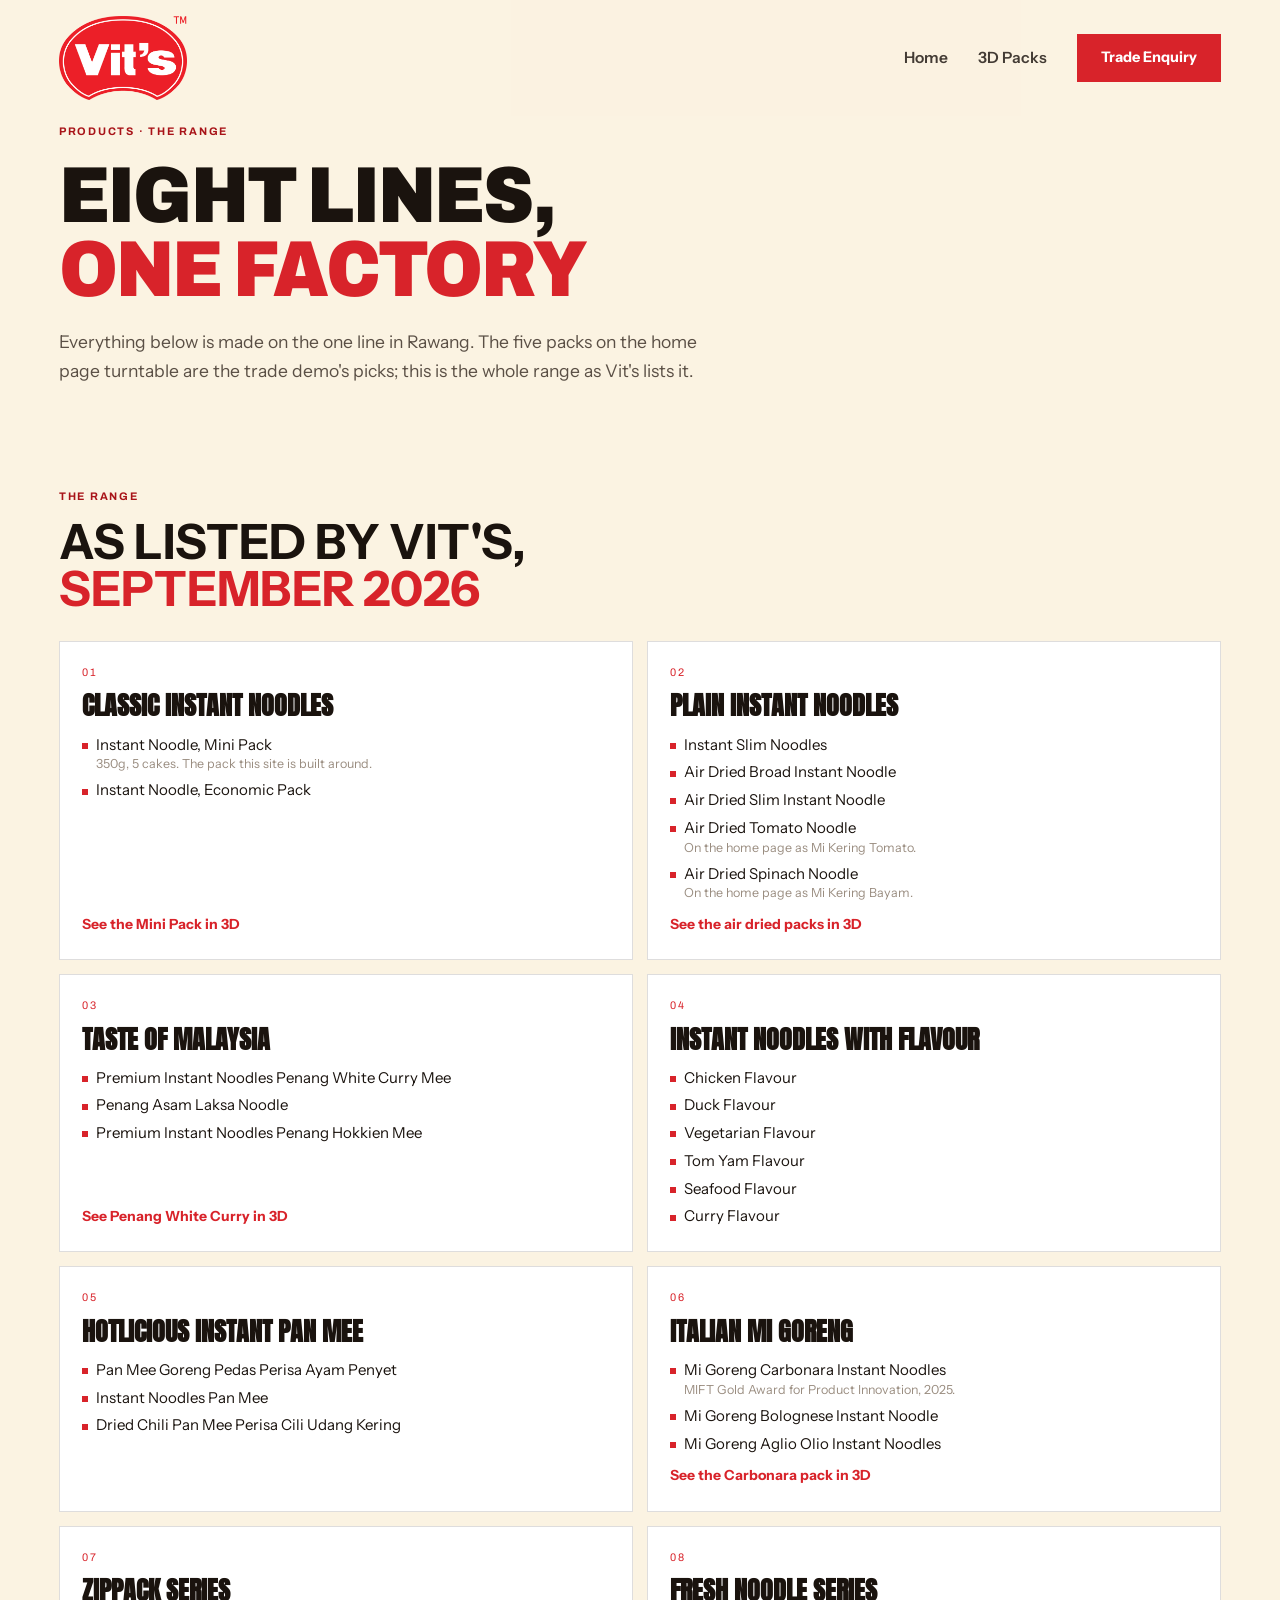
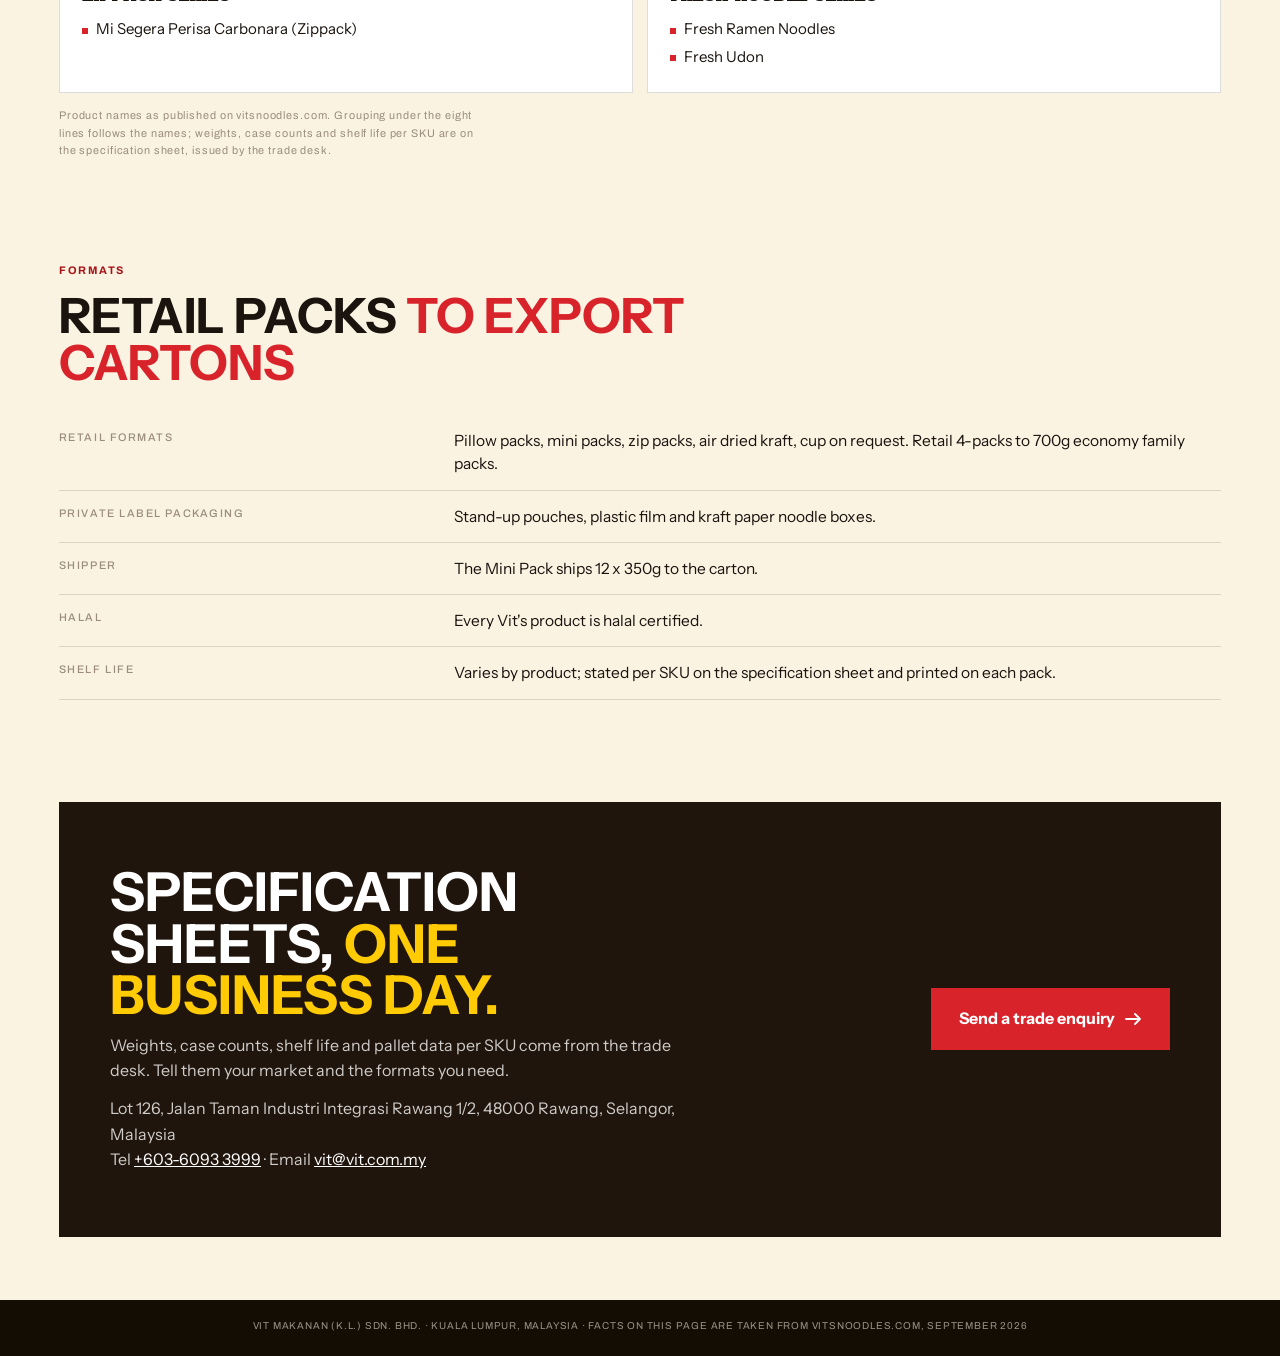
<file: products.html>
<!doctype html>
<html lang="en">
<head>
<meta charset="utf-8">
<meta name="viewport" content="width=device-width, initial-scale=1">
<title>Products &middot; Vit's Noodles</title>
<meta name="description" content="The Vit's Noodles range: classic and plain instant noodles, air dried lines, Taste of Malaysia, flavoured, Hotlicious Pan Mee, Italian Mi Goreng, Zippack and fresh noodles.">
<link rel="preconnect" href="https://fonts.googleapis.com"><link rel="preconnect" href="https://fonts.gstatic.com" crossorigin>
<link href="https://fonts.googleapis.com/css2?family=Fraunces:ital,opsz,wght,SOFT,WONK@0,9..144,300..900,0..100,0..1;1,9..144,300..900,0..100,0..1&family=Instrument+Sans:ital,wght@0,400..700;1,400..700&family=Archivo:wdth,wght@62..125,400..900&family=Anton&family=JetBrains+Mono:wght@500;700&display=swap" rel="stylesheet">
<link rel="icon" type="image/png" href="assets/favicon.png"><link rel="apple-touch-icon" href="assets/apple-touch-icon.png">
<link rel="stylesheet" href="css/site.css?v=243">
</head>
<body>

<nav class="nav solid" id="siteNav">
  <a href="index.html"><img class="lg" src="assets/vits-logo.webp" alt="Vit's, home"></a>
  <div class="links">
    <a href="index.html">Home</a>
    <a href="3d.html">3D Packs</a>
    <a class="cta" href="index.html#trade-form">Trade Enquiry</a>
  </div>
</nav>

<main class="sub"><div class="subIn">

  <header class="subHead">
    <span class="k">Products &middot; The range</span>
    <h1 class="disp">Eight lines, <em>one factory</em></h1>
    <p>Everything below is made on the one line in Rawang. The five packs on the home page turntable are the trade demo's picks; this is the whole range as Vit's lists it.</p>
  </header>

  <section class="subSec" aria-labelledby="rg">
    <span class="k">The range</span>
    <h2 id="rg">As listed by Vit's, <em>September 2026</em></h2>
    <div class="lines">
      <div><span class="num">01</span><h3>Classic instant noodles</h3><ul>
        <li>Instant Noodle, Mini Pack <small>350g, 5 cakes. The pack this site is built around.</small></li>
        <li>Instant Noodle, Economic Pack</li></ul>
        <a href="index.html#range">See the Mini Pack in 3D</a></div>
      <div><span class="num">02</span><h3>Plain instant noodles</h3><ul>
        <li>Instant Slim Noodles</li>
        <li>Air Dried Broad Instant Noodle</li>
        <li>Air Dried Slim Instant Noodle</li>
        <li>Air Dried Tomato Noodle <small>On the home page as Mi Kering Tomato.</small></li>
        <li>Air Dried Spinach Noodle <small>On the home page as Mi Kering Bayam.</small></li></ul>
        <a href="index.html#range">See the air dried packs in 3D</a></div>
      <div><span class="num">03</span><h3>Taste of Malaysia</h3><ul>
        <li>Premium Instant Noodles Penang White Curry Mee</li>
        <li>Penang Asam Laksa Noodle</li>
        <li>Premium Instant Noodles Penang Hokkien Mee</li></ul>
        <a href="index.html#range">See Penang White Curry in 3D</a></div>
      <div><span class="num">04</span><h3>Instant noodles with flavour</h3><ul>
        <li>Chicken Flavour</li><li>Duck Flavour</li><li>Vegetarian Flavour</li><li>Tom Yam Flavour</li><li>Seafood Flavour</li><li>Curry Flavour</li></ul></div>
      <div><span class="num">05</span><h3>Hotlicious instant Pan Mee</h3><ul>
        <li>Pan Mee Goreng Pedas Perisa Ayam Penyet</li>
        <li>Instant Noodles Pan Mee</li>
        <li>Dried Chili Pan Mee Perisa Cili Udang Kering</li></ul></div>
      <div><span class="num">06</span><h3>Italian Mi Goreng</h3><ul>
        <li>Mi Goreng Carbonara Instant Noodles <small>MIFT Gold Award for Product Innovation, 2025.</small></li>
        <li>Mi Goreng Bolognese Instant Noodle</li>
        <li>Mi Goreng Aglio Olio Instant Noodles</li></ul>
        <a href="index.html#range">See the Carbonara pack in 3D</a></div>
      <div><span class="num">07</span><h3>Zippack series</h3><ul>
        <li>Mi Segera Perisa Carbonara (Zippack)</li></ul></div>
      <div><span class="num">08</span><h3>Fresh noodle series</h3><ul>
        <li>Fresh Ramen Noodles</li><li>Fresh Udon</li></ul></div>
    </div>
    <p class="note">Product names as published on vitsnoodles.com. Grouping under the eight lines follows the names; weights, case counts and shelf life per SKU are on the specification sheet, issued by the trade desk.</p>
  </section>

  <section class="subSec" aria-labelledby="fm">
    <span class="k">Formats</span>
    <h2 id="fm">Retail packs <em>to export cartons</em></h2>
    <table class="facts">
      <tr><th>Retail formats</th><td>Pillow packs, mini packs, zip packs, air dried kraft, cup on request. Retail 4-packs to 700g economy family packs.</td></tr>
      <tr><th>Private label packaging</th><td>Stand-up pouches, plastic film and kraft paper noodle boxes.</td></tr>
      <tr><th>Shipper</th><td>The Mini Pack ships 12 x 350g to the carton.</td></tr>
      <tr><th>Halal</th><td>Every Vit's product is halal certified.</td></tr>
      <tr><th>Shelf life</th><td>Varies by product; stated per SKU on the specification sheet and printed on each pack.</td></tr>
    </table>
  </section>

  <section class="subCta" aria-label="Trade enquiry">
    <div>
      <h2>Specification sheets, <em>one business day.</em></h2>
      <p>Weights, case counts, shelf life and pallet data per SKU come from the trade desk. Tell them your market and the formats you need.</p>
      <p class="subContact">Lot 126, Jalan Taman Industri Integrasi Rawang 1/2, 48000 Rawang, Selangor, Malaysia<br>
        Tel <a href="tel:+60360933999">+603-6093 3999</a> &middot; Email <a href="mailto:vit@vit.com.my">vit@vit.com.my</a></p>
    </div>
    <a class="go" href="index.html#trade-form">Send a trade enquiry
      <svg viewBox="0 0 17 12" fill="none" width="17" height="12" aria-hidden="true"><path d="M1 6h14M10 1l5 5-5 5" stroke="currentColor" stroke-width="1.8" stroke-linecap="round" stroke-linejoin="round"/></svg>
    </a>
  </section>
</div></main>

<footer class="phFoot">Vit Makanan (K.L.) Sdn. Bhd. &middot; Kuala Lumpur, Malaysia &middot; Facts on this page are taken from vitsnoodles.com, September 2026</footer>

</body>
</html>
</file>
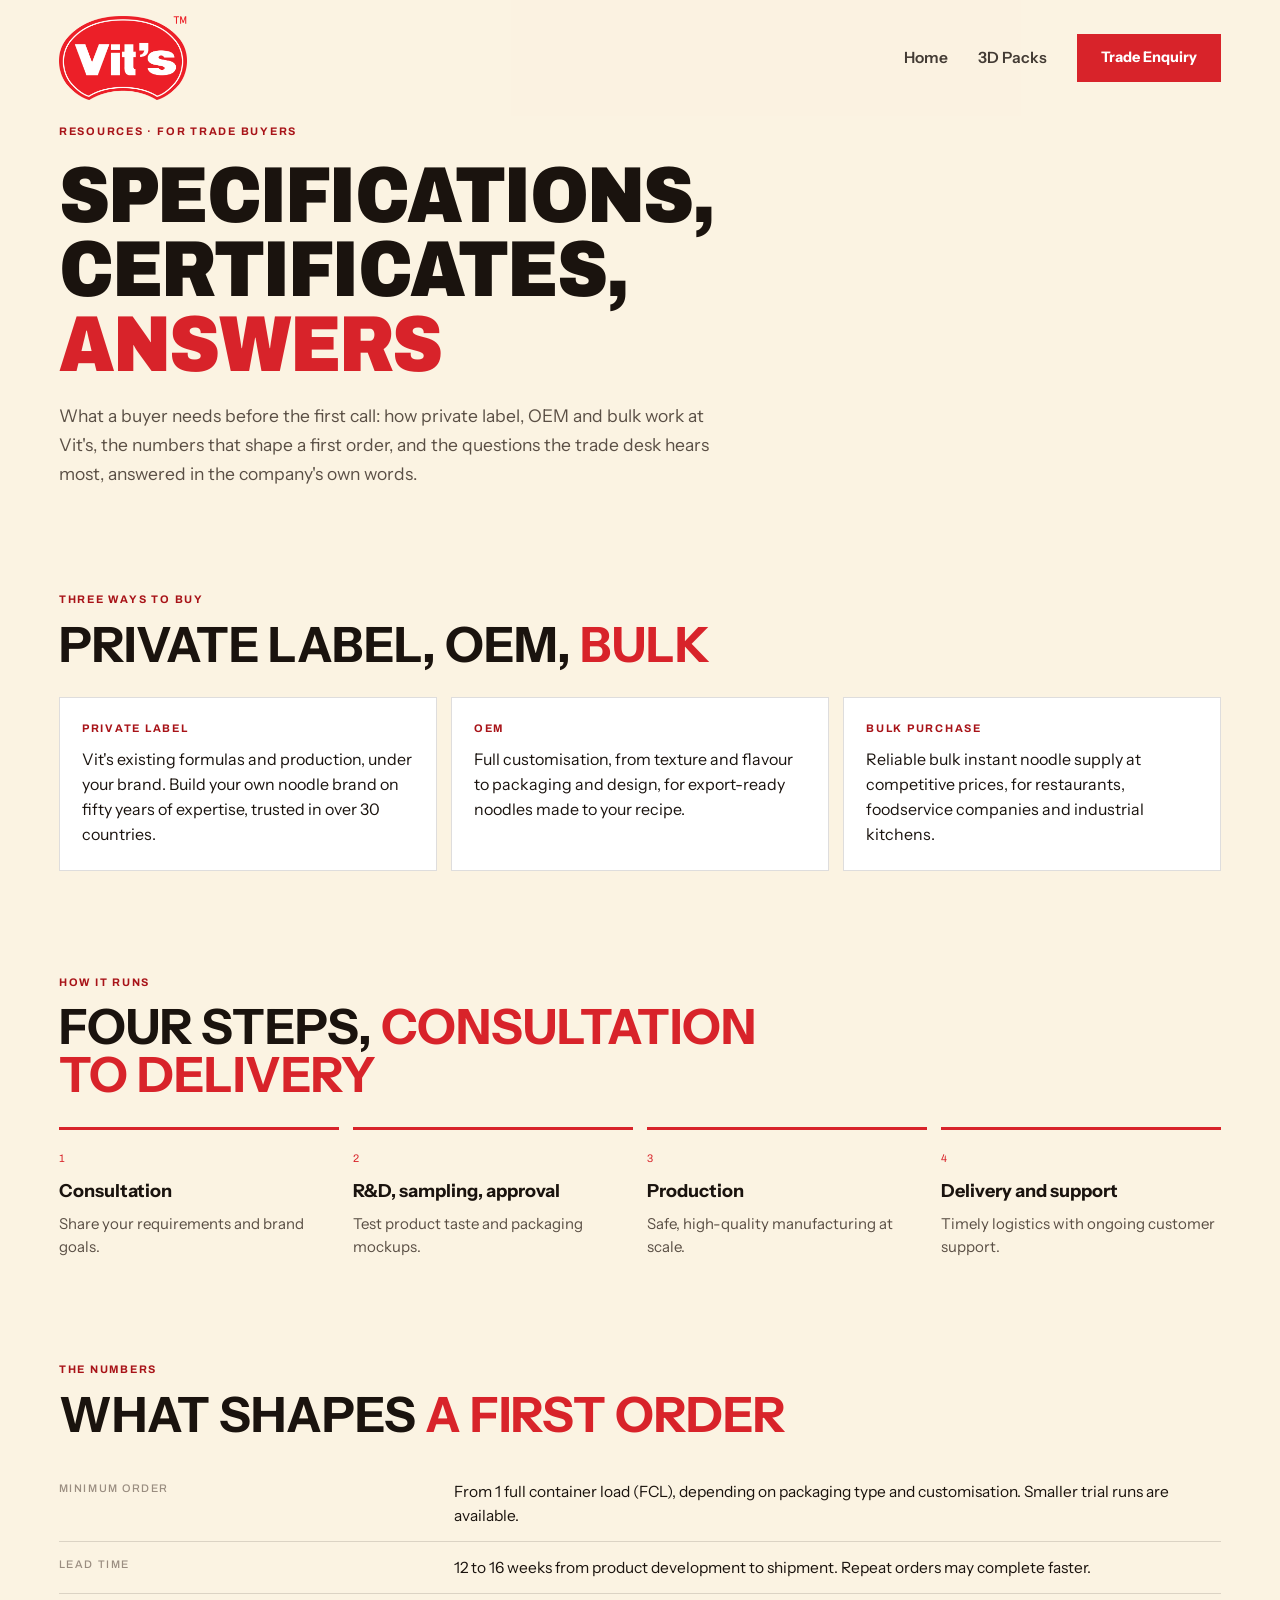
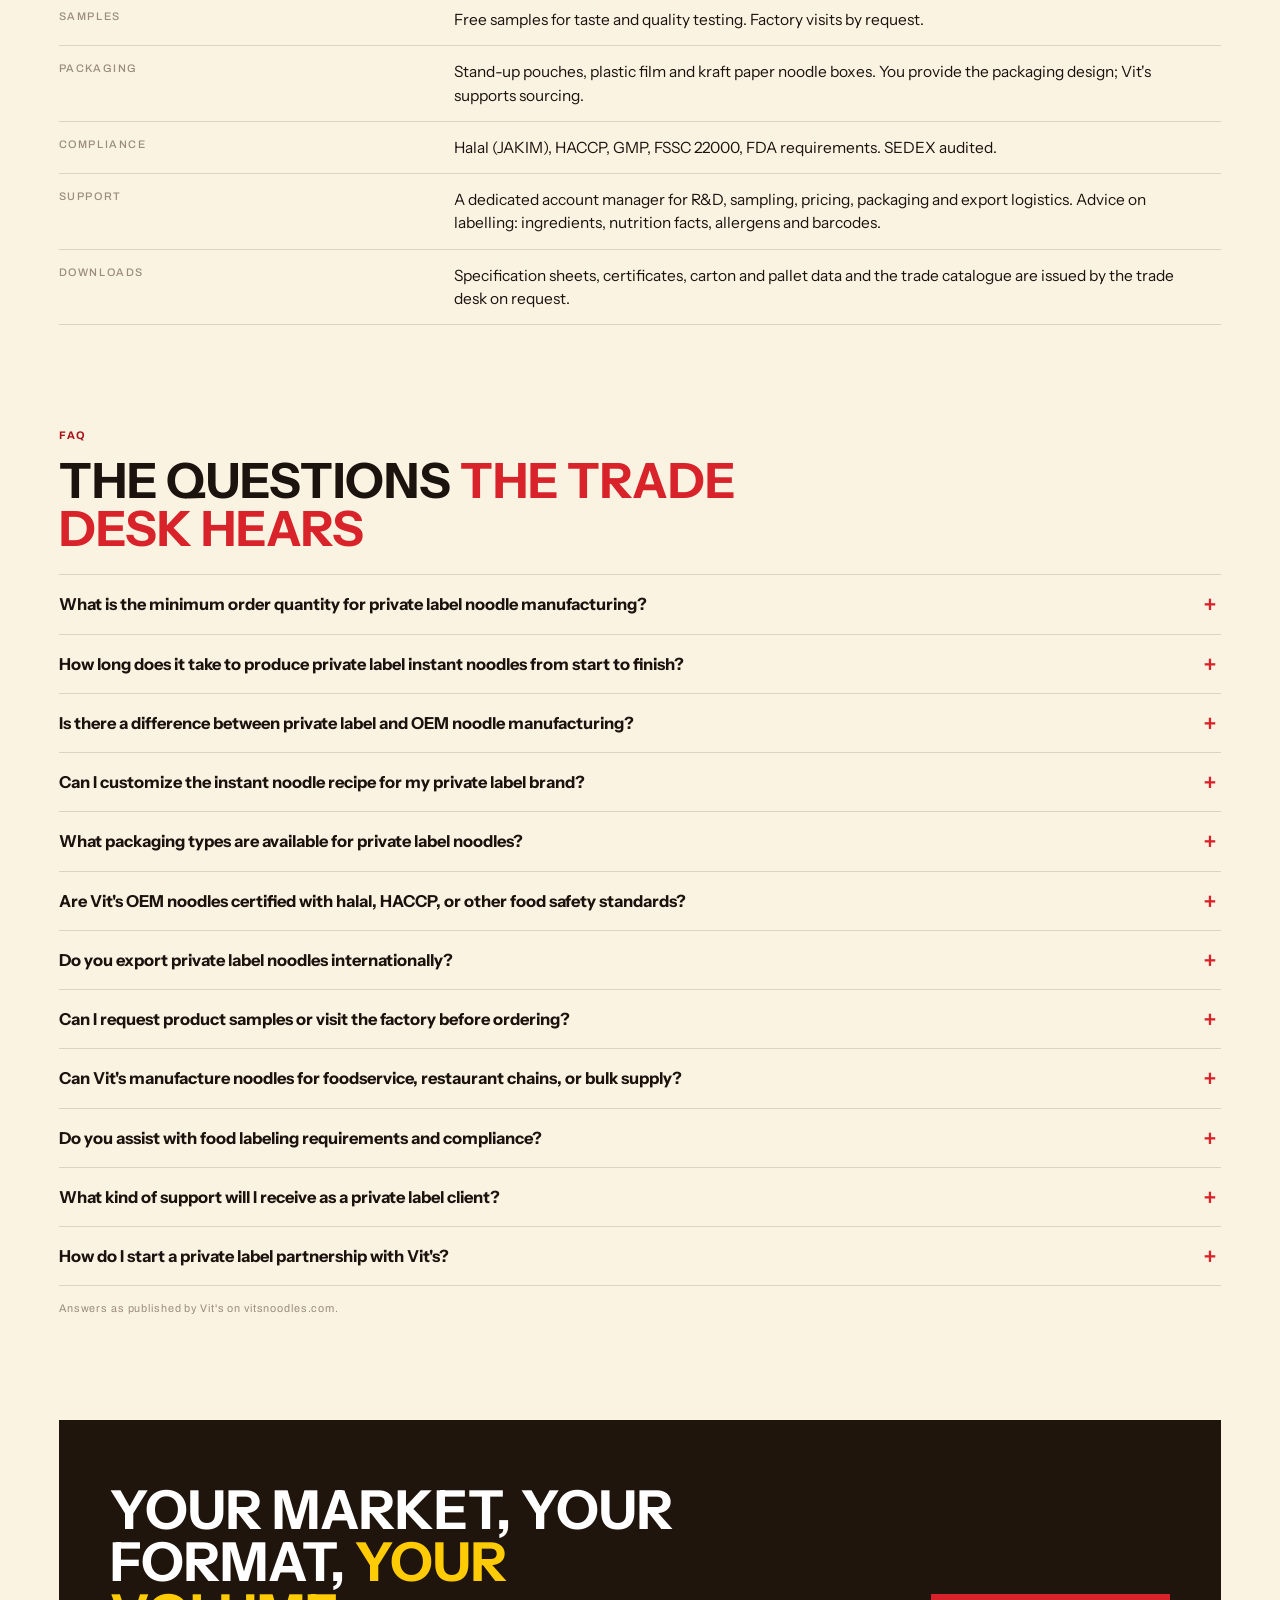
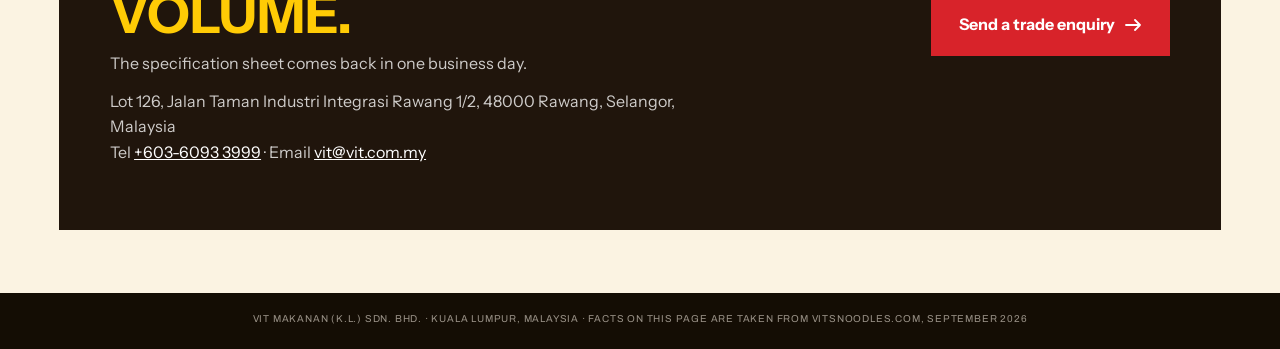
<file: resources.html>
<!doctype html>
<html lang="en">
<head>
<meta charset="utf-8">
<meta name="viewport" content="width=device-width, initial-scale=1">
<title>Resources &middot; Vit's Noodles</title>
<meta name="description" content="Trade resources for Vit's Noodles: private label, OEM and bulk supply, the four-step process, MOQ, lead times, certifications and frequently asked questions.">
<link rel="preconnect" href="https://fonts.googleapis.com"><link rel="preconnect" href="https://fonts.gstatic.com" crossorigin>
<link href="https://fonts.googleapis.com/css2?family=Fraunces:ital,opsz,wght,SOFT,WONK@0,9..144,300..900,0..100,0..1;1,9..144,300..900,0..100,0..1&family=Instrument+Sans:ital,wght@0,400..700;1,400..700&family=Archivo:wdth,wght@62..125,400..900&family=Anton&family=JetBrains+Mono:wght@500;700&display=swap" rel="stylesheet">
<link rel="icon" type="image/png" href="assets/favicon.png"><link rel="apple-touch-icon" href="assets/apple-touch-icon.png">
<link rel="stylesheet" href="css/site.css?v=243">
</head>
<body>

<nav class="nav solid" id="siteNav">
  <a href="index.html"><img class="lg" src="assets/vits-logo.webp" alt="Vit's, home"></a>
  <div class="links">
    <a href="index.html">Home</a>
    <a href="3d.html">3D Packs</a>
    <a class="cta" href="index.html#trade-form">Trade Enquiry</a>
  </div>
</nav>

<main class="sub"><div class="subIn">

  <header class="subHead">
    <span class="k">Resources &middot; For trade buyers</span>
    <h1 class="disp">Specifications, certificates, <em>answers</em></h1>
    <p>What a buyer needs before the first call: how private label, OEM and bulk work at Vit's, the numbers that shape a first order, and the questions the trade desk hears most, answered in the company's own words.</p>
  </header>

  <section class="subSec" aria-labelledby="sv">
    <span class="k">Three ways to buy</span>
    <h2 id="sv">Private label, OEM, <em>bulk</em></h2>
    <div class="pillars">
      <div><span class="k">Private label</span><p>Vit's existing formulas and production, under your brand. Build your own noodle brand on fifty years of expertise, trusted in over 30 countries.</p></div>
      <div><span class="k">OEM</span><p>Full customisation, from texture and flavour to packaging and design, for export-ready noodles made to your recipe.</p></div>
      <div><span class="k">Bulk purchase</span><p>Reliable bulk instant noodle supply at competitive prices, for restaurants, foodservice companies and industrial kitchens.</p></div>
    </div>
  </section>

  <section class="subSec" aria-labelledby="pr">
    <span class="k">How it runs</span>
    <h2 id="pr">Four steps, <em>consultation to delivery</em></h2>
    <div class="steps">
      <div><h3>Consultation</h3><p>Share your requirements and brand goals.</p></div>
      <div><h3>R&amp;D, sampling, approval</h3><p>Test product taste and packaging mockups.</p></div>
      <div><h3>Production</h3><p>Safe, high-quality manufacturing at scale.</p></div>
      <div><h3>Delivery and support</h3><p>Timely logistics with ongoing customer support.</p></div>
    </div>
  </section>

  <section class="subSec" aria-labelledby="nm">
    <span class="k">The numbers</span>
    <h2 id="nm">What shapes <em>a first order</em></h2>
    <table class="facts">
      <tr><th>Minimum order</th><td>From 1 full container load (FCL), depending on packaging type and customisation. Smaller trial runs are available.</td></tr>
      <tr><th>Lead time</th><td>12 to 16 weeks from product development to shipment. Repeat orders may complete faster.</td></tr>
      <tr><th>Samples</th><td>Free samples for taste and quality testing. Factory visits by request.</td></tr>
      <tr><th>Packaging</th><td>Stand-up pouches, plastic film and kraft paper noodle boxes. You provide the packaging design; Vit's supports sourcing.</td></tr>
      <tr><th>Compliance</th><td>Halal (JAKIM), HACCP, GMP, FSSC 22000, FDA requirements. SEDEX audited.</td></tr>
      <tr><th>Support</th><td>A dedicated account manager for R&amp;D, sampling, pricing, packaging and export logistics. Advice on labelling: ingredients, nutrition facts, allergens and barcodes.</td></tr>
      <tr><th>Downloads</th><td>Specification sheets, certificates, carton and pallet data and the trade catalogue are issued by the trade desk on request.</td></tr>
    </table>
  </section>

  <section class="subSec" aria-labelledby="fq">
    <span class="k">FAQ</span>
    <h2 id="fq">The questions <em>the trade desk hears</em></h2>
    <div class="faq">
      <details><summary>What is the minimum order quantity for private label noodle manufacturing?</summary><p>The MOQ typically starts from 1 full container load (FCL), depending on packaging type and customization. Smaller trial runs are available.</p></details>
      <details><summary>How long does it take to produce private label instant noodles from start to finish?</summary><p>The complete production cycle from product development to shipment takes approximately 12 to 16 weeks. Repeat orders may complete faster.</p></details>
      <details><summary>Is there a difference between private label and OEM noodle manufacturing?</summary><p>Yes. Private label uses our existing formulas and production with your branding. OEM involves full customization of the recipe, flavor, and packaging.</p></details>
      <details><summary>Can I customize the instant noodle recipe for my private label brand?</summary><p>Yes, we offer full customization of noodle texture, flavor profile, and seasoning. The R&amp;D team assists with spicy, vegetarian, healthy, or regional taste preferences.</p></details>
      <details><summary>What packaging types are available for private label noodles?</summary><p>We provide a range of packaging options to match your brand's needs, including stand-up pouches, plastic film, and kraft paper noodle boxes.</p></details>
      <details><summary>Are Vit's OEM noodles certified with halal, HACCP, or other food safety standards?</summary><p>Yes. Our factory is certified HALAL (JAKIM), HACCP, GMP, and FSSC 22000.</p></details>
      <details><summary>Do you export private label noodles internationally?</summary><p>Yes, Vit's exports worldwide, in compliance with HALAL, HACCP, GMP, FSSC 22000 and FDA requirements, and is SEDEX audited.</p></details>
      <details><summary>Can I request product samples or visit the factory before ordering?</summary><p>Yes. We offer free samples for taste and quality testing. Factory visits can also be arranged upon request.</p></details>
      <details><summary>Can Vit's manufacture noodles for foodservice, restaurant chains, or bulk supply?</summary><p>Absolutely. We supply OEM noodles in bulk for restaurants, foodservice companies, and industrial kitchens.</p></details>
      <details><summary>Do you assist with food labeling requirements and compliance?</summary><p>Yes. We provide advice on food labeling requirements, including ingredient lists, nutritional facts, allergen declarations, and barcode integration.</p></details>
      <details><summary>What kind of support will I receive as a private label client?</summary><p>You'll have a dedicated account manager to assist with R&amp;D, sampling, pricing, packaging, and export logistics.</p></details>
      <details><summary>How do I start a private label partnership with Vit's?</summary><p>Contact the trade desk with details about your brand, product requirements, and estimated volume. The form on the home page goes straight to them.</p></details>
    </div>
    <p class="note">Answers as published by Vit's on vitsnoodles.com.</p>
  </section>

  <section class="subCta" aria-label="Trade enquiry">
    <div>
      <h2>Your market, your format, <em>your volume.</em></h2>
      <p>The specification sheet comes back in one business day.</p>
      <p class="subContact">Lot 126, Jalan Taman Industri Integrasi Rawang 1/2, 48000 Rawang, Selangor, Malaysia<br>
        Tel <a href="tel:+60360933999">+603-6093 3999</a> &middot; Email <a href="mailto:vit@vit.com.my">vit@vit.com.my</a></p>
    </div>
    <a class="go" href="index.html#trade-form">Send a trade enquiry
      <svg viewBox="0 0 17 12" fill="none" width="17" height="12" aria-hidden="true"><path d="M1 6h14M10 1l5 5-5 5" stroke="currentColor" stroke-width="1.8" stroke-linecap="round" stroke-linejoin="round"/></svg>
    </a>
  </section>
</div></main>

<footer class="phFoot">Vit Makanan (K.L.) Sdn. Bhd. &middot; Kuala Lumpur, Malaysia &middot; Facts on this page are taken from vitsnoodles.com, September 2026</footer>

</body>
</html>
</file>
<file: css/site.css>
/* ============================================================
   Vit's Noodles · trade demo
   One long scroll: the pack travels from the hero to the bowl.
   Layers: section backgrounds sit under the fixed 3D stage (z60),
   content that must read over the pack lives in .fg (z80).
   ============================================================ */
:root{
  --meander:url("data:image/svg+xml,%3Csvg xmlns='http://www.w3.org/2000/svg' viewBox='0 0 31 40'%3E%3Cpath d='M0 2.6H31' stroke='%23C13908' stroke-width='2.6'/%3E%3Cpath d='M0 33.8H31' stroke='%23C13908' stroke-width='3.2'/%3E%3Cpath d='M1.9 33.8V4H25.1V29.6H8.4V12.4H18.6V22.8H13.3' fill='none' stroke='%23C13908' stroke-width='3.2' stroke-linejoin='round'/%3E%3C/svg%3E");   /* the pack's printed border: thin rule, square scrolls, baseline */
  --gutter:clamp(16px,4.6vw,92px);
  --cream:#FBF3E2;--cream2:#FBF3E2;--yellow:#FFCB05;--yellow-ink:#EFB905;--red:#D8232A;--red-deep:#A81318;
  --ink:#1A130E;--soft:#5A4F45;--faint:#9A8D80;--kraft:#20150C;--kraft2:#33220F;
  --line:rgba(26,19,14,.14);
  --barh:0px;   /* admin workspace bar removed for the public build */
}
*{box-sizing:border-box;margin:0;padding:0}
html{scroll-behavior:smooth;scrollbar-color:var(--red-deep) var(--cream)}
/* the browser's own surfaces carry the brand too */
::selection{background:var(--red);color:#fff}
::-webkit-scrollbar{width:11px}
::-webkit-scrollbar-track{background:var(--cream)}
::-webkit-scrollbar-thumb{background:var(--red-deep);border-radius:0;border:3px solid var(--cream)}
:focus-visible{outline:2px solid var(--red);outline-offset:3px}
input,select,textarea{caret-color:var(--red)}
body{font-family:"Instrument Sans","Plus Jakarta Sans",Inter,system-ui,sans-serif;background:var(--cream);color:var(--ink);
  font-size:16px;line-height:1.6;-webkit-font-smoothing:antialiased;overflow-x:hidden;padding-top:var(--barh)}
img{max-width:100%;display:block}
.mono{font-family:Archivo,Inter,sans-serif;font-stretch:98%}
/* Anton ships one weight: 400 always, anything heavier would be synthesised and smear */
/* the page display face. Anton ships one weight and sets very tight; this one
   carries a weight axis, so the slab can be heavier and breathe a little */
/* Archivo carries a real width axis, so the poster slab is a properly drawn
   condensed grotesk rather than a display face squeezed to fit. Big Shoulders
   stays as the fallback until the variable font lands. */
/* 3 Sep, Bazil: a better face on the main page. Archivo condensed 800 was a
   competent grotesk and read like every other FMCG site. Fraunces is a variable
   serif with real optical sizing and a WONK axis, which at 900 and opsz 144 gives
   the heritage masthead this brand has earned since 1975. It sets wider than a
   condensed face, so the hero line scale below comes down to match. */
.disp{font-family:Archivo,"Big Shoulders Display",Inter,Helvetica,sans-serif;
  font-weight:900;font-stretch:88%;
  font-variation-settings:"wdth" 88,"wght" 900;   /* 3 Sep, Bazil: Fraunces ran to hairlines at the joins; a heavy grotesque holds its weight everywhere */
  letter-spacing:-.022em}
.k{font-family:Archivo,Inter,sans-serif;font-stretch:98%;font-size:11px;letter-spacing:.16em;text-transform:uppercase;
  color:var(--red-deep);font-weight:700}
.tbc{display:inline-block;font-family:Archivo,Inter,sans-serif;font-stretch:98%;font-size:8.5px;letter-spacing:.08em;
  padding:3px 8px;border-radius:0;background:#FDECEA;color:#B3261E;font-weight:700;
  text-transform:uppercase;margin-top:8px}
.fg{position:relative;z-index:80}

/* ============ admin bar ============ */
.bmws{background:#0B0805;color:#F2E9DD;position:fixed;top:0;left:0;right:0;z-index:1200;border-bottom:1px solid #2a1d12}
.bmws-in{display:flex;align-items:center;justify-content:space-between;padding:9px 22px;gap:12px;flex-wrap:wrap}
.bmws-crumb{display:flex;flex-direction:column;line-height:1.3;white-space:nowrap}
.bmws-crumb b{font-size:13px;font-weight:700;color:#fff}
.bmws-crumb span{font-family:Archivo,Inter,sans-serif;font-stretch:98%;font-size:8.5px;letter-spacing:.16em;text-transform:uppercase;color:#A6907C}
.bmws-tabs{display:flex;align-items:center;border:1px solid rgba(255,255,255,.22);border-radius:0;overflow:auto;max-width:100%;margin-left:auto;padding:3px;gap:3px;background:rgba(255,255,255,.04)}
.bmws-tabs a{font-family:Archivo,Inter,sans-serif;font-stretch:98%;font-size:10px;letter-spacing:.08em;text-transform:uppercase;color:#E3D2BE;text-decoration:none;padding:7px 13px;border-radius:0;white-space:nowrap;display:inline-flex;align-items:center;gap:7px;transition:background .25s,color .25s}
.bmws-tabs a i{font-style:normal;color:#A6907C;font-size:9px;font-weight:700}
.bmws-tabs a:hover{background:rgba(255,255,255,.09);color:#fff}
.bmws-tabs a.on{background:#D8232A;color:#fff;font-weight:700}
.bmws-tabs a.bmws-cms{border-left:1px solid rgba(255,255,255,.22);border-radius:0;margin-left:3px;color:#F4C51D}
.bmws-tabs a.bmws-cms:hover{background:rgba(244,197,29,.14);color:#fff}

/* ============ scroll progress hairline ============ */
#pgBar{position:fixed;top:var(--barh);left:0;right:0;height:2px;z-index:1150;pointer-events:none}
#pgBar i{display:block;height:100%;background:var(--red);transform:scaleX(0);transform-origin:0 50%}

/* ============ site nav ============ */
.nav{position:fixed;top:var(--barh);left:0;right:0;z-index:1100;display:flex;align-items:center;justify-content:space-between;
  padding:16px var(--gutter);transition:background .35s,box-shadow .35s;background:transparent}
.nav.solid{background:rgba(251,243,226,.94)}
/* the bar gets out of the way going down the page and comes back the moment you
   scroll up, so a long scroll is never roofed by it. Never hidden while the
   mobile sheet is open, or the sheet would leave with it. */
.nav{transform:translateY(0);transition:background .35s,box-shadow .35s,transform .32s cubic-bezier(.22,1,.36,1)}
.nav.hide{transform:translateY(calc(-100% - var(--barh)))}
body.navOpen .nav.hide{transform:none}
.nav .lg{height:84px;width:auto}
.nav .links{display:flex;gap:30px;align-items:center;font-size:15.5px;font-weight:600}
.nav .links a{color:var(--ink);text-decoration:none;opacity:.82}
.nav .links a:hover{opacity:1}
/* the current page: same weight as its neighbours, marked with the brand rule
   underneath rather than a colour change, so the row still reads as one set */
.nav .links .here{color:var(--ink);opacity:1;font-weight:700;cursor:default;
  padding-bottom:3px;border-bottom:2px solid var(--red)}
/* named, not yet live: the row reads complete without offering a dead click */
.nav .links .soon{color:var(--ink);opacity:.55;cursor:default}
.nav .links a.cta{background:var(--red);color:#fff;border-radius:0;padding:12px 24px;
  font-size:14.5px;font-weight:700;opacity:1;transition:transform .25s,background .25s}
.nav .links a.cta:hover{background:var(--red-deep);transform:translateY(-1px)}
/* mobile menu: the bar keeps the logo and a burger, the row becomes a sheet.
   Under 760px every link was display:none with no way to open them, so the
   phone had no navigation at all once About/Products/Resources arrived. */
.navBurger{display:none;width:44px;height:44px;border:0;background:transparent;cursor:pointer;
  padding:11px 9px;flex-direction:column;justify-content:space-between;margin-left:auto}
.navBurger i{display:block;height:2.2px;width:72%;margin-left:auto;background:var(--red);border-radius:0;
  transition:transform .3s ease,opacity .2s ease}
body.navOpen .navBurger i:nth-child(1){transform:translateY(9px) rotate(45deg)}
body.navOpen .navBurger i:nth-child(2){opacity:0}
body.navOpen .navBurger i:nth-child(3){transform:translateY(-9px) rotate(-45deg)}
@media(max-width:760px){
  .navBurger{display:flex}
  /* 11 Sep, Bazil: the sheet was see-through at the top. It used a fixed top of barh+78 while
     the bar itself is taller than that, so the hero type showed through the gap and through the
     bar's 94% cream. The sheet now hangs off the BAR (absolute, top:100%), so there is no gap,
     and the bar goes fully opaque while it is open. */
  .nav{background:rgba(251,243,226,.94)}
  body.navOpen .nav{background:var(--cream);box-shadow:none}
  .nav .links{position:absolute;top:100%;left:0;right:0;
    flex-direction:column;align-items:stretch;gap:0;padding:6px 18px 20px;
    background:var(--cream);border-top:1px solid var(--line);
    box-shadow:0 26px 44px rgba(26,19,14,.18);
    opacity:0;visibility:hidden;transform:translateY(-8px);
    transition:opacity .26s ease,transform .26s ease,visibility .26s}
  body.navOpen .nav .links{opacity:1;visibility:visible;transform:none}
  /* one row per entry: a real 56px target, the label left, a hairline under it */
  .nav .links a:not(.cta),.nav .links .here,.nav .links .soon{
    display:flex;align-items:center;min-height:56px;padding:0 2px;font-size:18px;font-weight:650;
    letter-spacing:-.005em;border-bottom:1px solid var(--line);opacity:1}
  .nav .links .here{border-bottom:1px solid var(--line);color:var(--red)}
  .nav .links a.gated{color:rgba(26,19,14,.45)}
  .nav .links a.cta{margin-top:18px;text-align:center;justify-content:center;padding:17px 24px;font-size:15px;min-height:56px;display:flex;align-items:center}
}

/* ============ placeholder pages: about, products, resources ============ */
.phWrap{position:relative;min-height:calc(100vh - var(--barh));display:flex;align-items:center;
  padding:clamp(92px,13vh,164px) var(--gutter) clamp(48px,7vh,88px);background:var(--cream)}
.phBlock{max-width:60ch}
.phBlock h1{font-size:clamp(44px,7.4vw,120px);line-height:.94;text-transform:uppercase;margin-top:16px}
.phBlock h1 em{font-style:normal;color:var(--red)}
.phBlock p{margin-top:20px;font-size:17.5px;line-height:1.65;color:var(--soft);max-width:52ch}
.phBack{display:inline-flex;align-items:center;gap:10px;margin-top:34px;background:var(--red);color:#fff;
  border-radius:0;padding:15px 28px;font-weight:700;font-size:15px;text-decoration:none;
  transition:background .25s,transform .25s,box-shadow .25s}
.phBack:hover{background:var(--red-deep);transform:translateY(-2px);box-shadow:0 14px 28px rgba(216,35,42,.24)}
.phFoot{background:#140D04;padding:18px var(--gutter) 22px;text-align:center;
  font-family:Archivo,Inter,sans-serif;font-stretch:98%;font-size:10px;letter-spacing:.08em;
  text-transform:uppercase;color:rgba(242,233,221,.6)}
/* the phoenix, ghosted into the paper the way the story section does it */
.phWrap::after{content:"";position:absolute;right:var(--gutter);top:50%;transform:translateY(-50%);
  width:min(340px,26vw);aspect-ratio:200/188;pointer-events:none;opacity:.08;
  background:url("../assets/vits-phoenix.webp") center/contain no-repeat}
@media(max-width:900px){.phWrap::after{display:none}}

/* ============ the 3D packs page ============ */
.pv{background:var(--cream);padding:clamp(96px,13vh,168px) var(--gutter) clamp(56px,8vh,96px)}
.pvHead{max-width:64ch}
.pvHead h1{font-size:clamp(40px,6.2vw,104px);line-height:.94;text-transform:uppercase;margin-top:16px}
.pvHead h1 em{font-style:normal;color:var(--red);display:block}
.pvHead p{margin-top:20px;font-size:17.5px;line-height:1.65;color:var(--soft);max-width:56ch}
.pvGrid{margin-top:clamp(38px,5vw,72px);display:grid;grid-template-columns:1fr 1fr;
  gap:clamp(24px,3.4vw,60px)}
.pvGrid:has(.pvCard:only-child){grid-template-columns:minmax(0,720px)}
.pvNum{font-family:Archivo,Inter,sans-serif;font-stretch:98%;font-size:11px;letter-spacing:.16em;
  text-transform:uppercase;color:var(--red);font-weight:700}
/* the stage is a lit alcove, not a bordered box: the pack should read as
   standing on the paper, so the panel is a warm falloff and nothing else */
.pvStage{position:relative;margin-top:12px;aspect-ratio:5/6;overflow:hidden;touch-action:pan-y;
  background:radial-gradient(120% 92% at 50% 16%,#FFFAEE 0%,#F6ECD6 58%,#EDDFC4 100%)}
.pvStage canvas{display:block;width:100%;height:100%}
.pvPoster{position:absolute;inset:0;margin:auto;max-width:82%;max-height:82%;width:auto;
  object-fit:contain;display:none}
.pvHint{position:absolute;left:14px;bottom:12px;font-family:Archivo,Inter,sans-serif;font-stretch:98%;
  font-size:10px;letter-spacing:.14em;text-transform:uppercase;color:var(--faint);pointer-events:none}
.pvFall{display:none;position:absolute;left:14px;right:14px;bottom:12px;font-size:13px;color:var(--soft)}
body.no3d .pvHint{display:none}
body.no3d .pvFall{display:block}
body.no3d .pvPoster{display:block}
.pvMeta h2{font-family:Fraunces,Archivo,Georgia,serif;font-weight:900;
  font-stretch:68%;font-variation-settings:"wdth" 68,"wght" 800;
  margin-top:22px;font-size:clamp(22px,2.2vw,32px);line-height:1.08;text-transform:uppercase}
.pvMeta p{margin-top:10px;font-size:15.5px;line-height:1.6;color:var(--soft);max-width:46ch}
/* the render beside the pack: one block per face, the two images matched on
   height so the comparison is about the pack, with the measured scores beside
   them rather than a claim that it looks close */
.pvCmp{max-width:1180px;margin:clamp(64px,9vw,120px) auto 0;padding:0 var(--gutter)}
.pvCmp .k{display:block;margin-bottom:14px}
.pvCmp>p{margin-top:12px;font-size:16px;line-height:1.65;color:var(--soft);max-width:70ch}
.cmpBench{margin-top:clamp(22px,3vw,34px);padding:clamp(18px,2.4vw,26px) clamp(20px,2.6vw,30px);
  background:rgba(216,35,42,.055);border-radius:4px;max-width:78ch}
.cmpBench h3{font-family:Anton,sans-serif;font-weight:400;font-size:clamp(17px,2vw,22px);
  letter-spacing:.01em;color:var(--ink);margin:0}
.cmpBench p{margin:9px 0 0;font-size:14.5px;line-height:1.6;color:var(--soft)}
.cmpBench ul{margin:12px 0 0;padding:0;list-style:none;display:grid;gap:6px}
.cmpBench li{font-size:14.5px;line-height:1.5;color:var(--soft)}
.cmpBench li b{font-family:Archivo,Inter,sans-serif;font-stretch:98%;font-size:13px;color:var(--red);
  margin-right:8px;letter-spacing:.02em}
.cmpPair{margin-top:clamp(30px,4.5vw,54px);padding-top:clamp(22px,3vw,34px);
  border-top:1px solid rgba(26,19,14,.13)}
.cmpPair:first-of-type{border-top:0}
.cmpRow{display:grid;grid-template-columns:1fr 1fr;gap:clamp(12px,1.6vw,22px)}
.cmpFig{margin:0}
.cmpFig img{display:block;width:100%;height:clamp(280px,36vw,460px);object-fit:contain;
  background:linear-gradient(180deg,#FBF4E6,#F3E7D0);border-radius:3px}
.cmpFig figcaption{margin-top:9px;font-family:Archivo,Inter,sans-serif;font-stretch:98%;font-size:9.5px;
  letter-spacing:.15em;text-transform:uppercase;color:var(--faint)}
.cmpFig figcaption b{font-weight:700;color:var(--ink)}
.cmpScore{display:grid;grid-template-columns:auto 1fr;gap:clamp(18px,3vw,44px);
  align-items:start;margin-top:clamp(16px,2.2vw,26px)}
.cmpBig{line-height:1}
.cmpBig b{display:block;font-family:Anton,sans-serif;font-weight:400;
  font-size:clamp(40px,6vw,68px);color:var(--red);letter-spacing:.01em}
.cmpBig span{display:block;margin-top:4px;font-family:Archivo,Inter,sans-serif;font-stretch:98%;
  font-size:9.5px;letter-spacing:.16em;text-transform:uppercase;color:var(--faint)}
.cmpBars{margin:2px 0 0;display:grid;gap:9px;max-width:420px}
.cmpBars div{display:grid;grid-template-columns:120px 1fr;gap:12px;align-items:center}
.cmpBars dt{font-family:Archivo,Inter,sans-serif;font-stretch:98%;font-size:9.5px;letter-spacing:.13em;
  text-transform:uppercase;color:var(--soft)}
.cmpBars dd{margin:0;position:relative;height:7px;border-radius:99px;
  background:rgba(26,19,14,.10)}
.cmpBars dd i{display:block;height:100%;border-radius:99px;background:var(--red)}
.cmpBars dd em{position:absolute;right:-46px;top:-6px;font-style:normal;
  font-family:Archivo,Inter,sans-serif;font-stretch:98%;font-size:10px;color:var(--ink)}
.cmpWhy{grid-column:1/-1;margin:2px 0 0;font-size:14.5px;line-height:1.62;
  color:var(--soft);max-width:78ch}
.cmpCav{grid-column:1/-1;margin:8px 0 0;font-family:Archivo,Inter,sans-serif;font-stretch:98%;
  font-size:9.5px;letter-spacing:.13em;text-transform:uppercase;color:var(--red)}
@media(max-width:760px){
  .cmpScore{grid-template-columns:1fr;gap:14px}
  .cmpBars{max-width:none;padding-right:44px}
}
@media(max-width:640px){.cmpRow{grid-template-columns:1fr}}
.pvMeta code{font:500 13px/1 "JetBrains Mono",monospace;letter-spacing:.02em;color:var(--ink);background:rgba(0,0,0,.05);padding:2px 5px;border-radius:3px}
.pvSpec{margin-top:18px;display:grid;grid-template-columns:1fr 1fr;gap:12px 24px}
.pvSpec div{display:flex;flex-direction:column;gap:3px}
.pvSpec dt{font-family:Archivo,Inter,sans-serif;font-stretch:98%;font-size:10px;letter-spacing:.14em;
  text-transform:uppercase;color:var(--faint)}
.pvSpec dd{margin:0;font-weight:700;font-size:15px}
.pvRef{margin:22px 0 0;display:flex;align-items:center;gap:16px}
.pvRef img{width:104px;height:auto;display:block;background:#fff;padding:6px;
  box-shadow:0 10px 22px rgba(26,19,14,.12)}
.pvRef figcaption{font-family:Archivo,Inter,sans-serif;font-stretch:98%;font-size:10px;letter-spacing:.12em;
  text-transform:uppercase;color:var(--faint);max-width:22ch;line-height:1.6}
/* the checklist: claim, target and result on one line, so the evidence sits
   with the assertion rather than in a commit message */
.pvCheck{max-width:1180px;margin:clamp(70px,10vw,130px) auto 0;padding:0 var(--gutter)}
.pvCheck .k{display:block;margin-bottom:14px}
.pvCheck>p{margin-top:12px;font-size:16px;line-height:1.65;color:var(--soft);max-width:68ch}
.pvCheck>p b{color:var(--ink)}
.pvCheck code{font:500 13px/1 "JetBrains Mono",monospace;background:rgba(0,0,0,.05);
  padding:2px 5px;border-radius:3px;color:var(--ink)}
.ckList{list-style:none;margin:clamp(24px,3.5vw,38px) 0 0;padding:0}
.ckGroup{margin:22px 0 8px;font-family:Archivo,Inter,sans-serif;font-stretch:98%;font-size:9.5px;
  letter-spacing:.16em;text-transform:uppercase;color:var(--faint)}
.ckGroup:first-child{margin-top:0}
.ckItem{display:grid;grid-template-columns:1fr 1fr 130px 54px;gap:14px;align-items:baseline;
  padding:9px 0;border-top:1px solid rgba(26,19,14,.10)}
.ckItem b{font-weight:700;font-size:14.5px;color:var(--ink)}
.ckT{font-size:13px;color:var(--soft)}
.ckG{font-family:Archivo,Inter,sans-serif;font-stretch:98%;font-size:12px;color:var(--ink)}
.ckM{font-family:Archivo,Inter,sans-serif;font-stretch:98%;font-size:9.5px;letter-spacing:.14em;
  text-transform:uppercase;text-align:right}
.ckItem.ok .ckM{color:#1F7A3D}
.ckItem.no .ckM{color:var(--red)}
.ckItem em{grid-column:1/-1;font-style:normal;font-size:12.5px;color:var(--faint);margin-top:2px}
@media(max-width:760px){
  .ckItem{grid-template-columns:1fr 62px;row-gap:3px}
  .ckT,.ckG{grid-column:1/2}
  .ckM{grid-row:1;grid-column:2}
}
/* piece by piece: each printed element cut out of the artwork and out of the
   plate on the same frame, so it can be judged on its own */
.pvParts{max-width:1180px;margin:clamp(70px,10vw,130px) auto 0;padding:0 var(--gutter)}
.pvParts .k{display:block;margin-bottom:14px}
.pvParts>p{margin-top:12px;font-size:16px;line-height:1.65;color:var(--soft);max-width:68ch}
.ptGrid{display:grid;grid-template-columns:repeat(2,1fr);gap:clamp(20px,3vw,38px);
  margin-top:clamp(28px,4vw,46px)}
.ptCard{margin:0}
.ptPair{display:grid;grid-template-columns:1fr 1fr;gap:8px}
.ptPair figure{margin:0}
.ptPair img{display:block;width:100%;height:clamp(96px,11vw,150px);object-fit:cover;
  object-position:center;background:#F6EBD4;border-radius:3px}
.ptPair figcaption{margin-top:6px;font-family:Archivo,Inter,sans-serif;font-stretch:98%;font-size:9px;
  letter-spacing:.15em;text-transform:uppercase;color:var(--faint)}
.ptCard h3{margin:12px 0 0;font-size:16px;font-weight:700;color:var(--ink)}
.ptCard p{margin:5px 0 0;font-size:14px;line-height:1.6;color:var(--soft)}
@media(max-width:760px){.ptGrid{grid-template-columns:1fr}}
/* the record: every fix in the order it happened, with what found it */
.pvHist{max-width:1180px;margin:clamp(70px,10vw,130px) auto 0;padding:0 var(--gutter)}
.pvHist .k{display:block;margin-bottom:14px}
.pvHist>p{margin-top:12px;font-size:16px;line-height:1.65;color:var(--soft);max-width:64ch}
.fxList{list-style:none;margin:clamp(26px,4vw,42px) 0 0;padding:0;counter-reset:fx}
.fxList li{display:grid;grid-template-columns:88px 1fr;gap:clamp(14px,2.4vw,30px);
  padding:18px 0;border-top:1px solid rgba(26,19,14,.12)}
.fxList li:first-child{border-top:0}
.fxDate{font-family:Archivo,Inter,sans-serif;font-stretch:98%;font-size:10px;letter-spacing:.14em;
  text-transform:uppercase;color:var(--faint);padding-top:3px}
.fxList b{display:block;font-size:16.5px;line-height:1.35;color:var(--ink);font-weight:700}
.fxList p{margin:6px 0 0;font-size:14.5px;line-height:1.62;color:var(--soft);max-width:74ch}
@media(max-width:640px){
  .fxList li{grid-template-columns:1fr;gap:4px}
  .fxDate{padding-top:0}
}
.pvRefs{margin-top:clamp(56px,8vw,120px)}
.pvRefs h2{font-size:clamp(30px,4.4vw,72px);line-height:.96;text-transform:uppercase;margin-top:14px}
.pvRefs h2 em{font-style:normal;color:var(--red)}
.pvRefs>p{margin-top:12px;font-size:16px;color:var(--soft);max-width:52ch}
.pvRefGrid{margin-top:clamp(22px,3vw,44px);display:grid;
  grid-template-columns:repeat(auto-fit,minmax(220px,1fr));gap:clamp(14px,2vw,28px)}
.pvRefGrid figure{margin:0}
.pvRefGrid img{width:100%;height:auto;display:block;background:#fff;padding:8px;
  box-shadow:0 12px 26px rgba(26,19,14,.12)}
.pvRefGrid figcaption{margin-top:10px;font-family:Archivo,Inter,sans-serif;font-stretch:98%;font-size:10px;
  letter-spacing:.12em;text-transform:uppercase;color:var(--faint)}
@media(max-width:860px){.pvGrid{grid-template-columns:1fr}}

/* ============ the fixed 3D stage ============ */
/* the pack flies OVER the page: z90 clears every .fg copy block (z80) and the
   section furniture, and still passes under the nav (z1100) and admin bar.
   Text no longer cuts through the wrapper as the pack crosses a headline. */
#stage3d{position:fixed;inset:0;z-index:90;pointer-events:none}
#stage3d canvas{display:block}
body.no3d #stage3d{display:none}

/* ============ scene 1 · hero ============
   Two columns on one screen: the copy holds the left, the 3D pack docks in the
   right-hand slot, and a bordered strip of facts closes the section. The pack
   is drawn on the fixed canvas, so the slot below is an empty box that
   motion.js measures every frame and the 3D layer parks the pack inside. */
#hero{position:relative;padding:calc(var(--barh) + 74px) var(--gutter) 0;overflow:clip}
/* the wrapper's own noodle stripes, whispered into the paper behind the pack */
.heroWaves{position:absolute;inset:0;pointer-events:none;z-index:0;overflow:hidden;
  background:linear-gradient(180deg,#FCF5E6 0%,#FBF3E2 46%,#F5E7CC 100%)}
.heroBack{position:absolute;right:0;top:0;height:100%;width:auto;min-width:62%;object-fit:cover;object-position:60% 50%;
  opacity:.34;
  -webkit-mask-image:linear-gradient(90deg,rgba(0,0,0,0) 0%,rgba(0,0,0,.55) 30%,#000 62%,#000 100%),linear-gradient(180deg,#000 0%,#000 70%,rgba(0,0,0,0) 100%);
  -webkit-mask-composite:source-in;
  mask-image:linear-gradient(90deg,rgba(0,0,0,0) 0%,rgba(0,0,0,.55) 30%,#000 62%,#000 100%),linear-gradient(180deg,#000 0%,#000 70%,rgba(0,0,0,0) 100%);
  mask-composite:intersect}
/* the clips sit exactly where the photograph sits, same mask, same weight; one is
   on at a time and they trade places over 1.4s */
.heroClip{position:absolute;right:0;top:0;height:100%;width:auto;min-width:62%;object-fit:cover;object-position:60% 50%;
  opacity:0;transition:opacity 1.6s ease;filter:saturate(.55) contrast(.9) brightness(1.04);
  -webkit-mask-image:linear-gradient(90deg,rgba(0,0,0,0) 0%,rgba(0,0,0,.55) 30%,#000 62%,#000 100%),linear-gradient(180deg,#000 0%,#000 70%,rgba(0,0,0,0) 100%);
  -webkit-mask-composite:source-in;
  mask-image:linear-gradient(90deg,rgba(0,0,0,0) 0%,rgba(0,0,0,.55) 30%,#000 62%,#000 100%),linear-gradient(180deg,#000 0%,#000 70%,rgba(0,0,0,0) 100%);
  mask-composite:intersect}
.heroClip.on{opacity:.30}
.heroBack{transition:opacity 1.6s ease}
.heroWaves.playing .heroBack{opacity:0}
@media(max-width:1000px){.heroBack{min-width:100%;opacity:.22;object-position:50% 50%}.heroClip{display:none}}
@media(prefers-reduced-motion:reduce){.heroClip{display:none}}
.heroIn{position:relative;z-index:80;display:grid;grid-template-columns:minmax(0,1.04fr) minmax(0,.96fr);
  gap:clamp(20px,3.4vw,64px);align-items:center;min-height:min(80svh,880px)}
.heroBrow{display:inline-flex;align-items:center;gap:11px;font-family:Archivo,Inter,sans-serif;font-stretch:98%;
  font-size:11px;letter-spacing:.19em;text-transform:uppercase;color:var(--red);font-weight:700}
.browMark{width:17px;height:17px;flex:0 0 17px}
/* each line is sized by motion.js to span the column, so the block sets as one
   solid slab of type the way the mockup draws it */
.heroTitle{margin-top:0;display:block}
/* the lede and the seal sit on one line, so the copy column reads as three
   bands: headline, statement + seal, facts */
.heroMid{display:flex;align-items:center;gap:clamp(20px,3vw,52px);
  margin-top:clamp(2px,0.5vw,10px)}
/* the seal sets its type with presentation attributes, not classes: the art
   is drawn once in <defs> and struck twice through <use>, and shadow-tree
   instances do not pick up the document rules */
.heroSeal{flex:0 0 auto;width:clamp(104px,10.2vw,172px);height:auto;color:var(--red);
  opacity:1;transform:rotate(-9deg)}
/* the second strike: off register, weaker, so the edge reads as pressed ink */
.heroSeal .sealB{opacity:.26}
@media(max-width:620px){.heroMid{flex-direction:column;align-items:flex-start;gap:22px}
  .heroFacts{grid-template-columns:1fr;gap:18px}}
/* width:max-content is what makes the fit possible: a block line would measure
   the column back to motion.js and every line would keep its clamp size */
.heroTitle .l{display:block;width:max-content;font-size:clamp(26px,4.4vw,82px);line-height:1.0;
  letter-spacing:.005em;color:var(--ink);text-transform:uppercase;white-space:nowrap}
/* 3 Sep, Bazil: the gaps between the three lines must be equal. The first line
   is set smaller by the team's hero, so its line box left a larger gap under
   it; every line now sits on the same cap-to-cap pitch. */
.heroTitle .l+.l{margin-top:.06em}
.heroTitle .l.red{line-height:1.0;margin-bottom:0}
/* the brand's own logic: the pack line is yellow, keylined in red exactly as
   the wrapper sets it. Flat yellow on the cream would sit at about 1.3:1 and
   be unreadable, so the keyline is what makes it legible, not decoration. */
.heroTitle .l.red{color:var(--yellow-ink)}
.heroTitle .l:not(.red){color:var(--ink)}
.heroLede{margin-top:0;max-width:46ch;font-size:clamp(15px,1.05vw,17.5px);
  line-height:1.7;color:var(--soft)}
/* the right column: the stamp, and the empty slot the 3D pack parks in */
.heroShow{position:relative;height:100%;display:flex;align-items:center;justify-content:center}
/* the postmark reads as pressed ink: darker and larger than a watermark, but
   still behind the pack. The texture comes from the SVG filter, not opacity. */
.heroStamp{position:absolute;right:-2%;bottom:-2%;top:auto;width:clamp(104px,12.5vw,196px);height:auto;
  color:var(--red);opacity:.32;pointer-events:none;transform:rotate(-13deg);z-index:2}
.heroStamp .stampSm{font-family:Archivo,Inter,sans-serif;font-stretch:98%;font-size:16px;font-weight:700;
  letter-spacing:.30em;fill:currentColor}
.heroStamp .stampYr{font-family:Anton,Inter,sans-serif;font-size:56px;letter-spacing:.03em;fill:currentColor}
.packSlot{position:relative;width:100%;height:min(76svh,840px);min-height:320px}
.heroHit{position:absolute;inset:0;z-index:81;touch-action:pan-y;cursor:grab}
body.no3d .heroHit{display:none}
.heroPoster{position:absolute;inset:0;margin:auto;max-width:100%;max-height:100%;width:auto;
  object-fit:contain;display:none;filter:drop-shadow(0 26px 36px rgba(26,19,14,.22))}
body.no3d .heroPoster{display:block}
/* the closing strip: three facts in one bordered rail */
/* the strip clears the pack: the drawn silhouette hangs below the slot, and a
   corner of it was sitting on the third fact */
/* the facts sit on the paper: no frame, no cells, no fill. They read as three
   printed statements, not as a widget row. */
/* the facts read as three printed statements: the mark carries the red, the
   figure is set in ink so it does not fight the headline, and the row sits at
   its natural width instead of sprawling across the page in equal thirds */
/* 4 Sep: the three facts run as a full-bleed yellow band at the hero's foot, so the page
   goes cream, yellow, red into the callouts in the pack's own colours */
.heroFacts{position:relative;z-index:80;margin:clamp(30px,4vw,56px) calc(-1*var(--gutter)) 0;padding:clamp(20px,2.6vw,36px) var(--gutter);
  background:var(--yellow);display:grid;grid-template-columns:repeat(3,auto);justify-content:start;
  gap:clamp(22px,3vw,56px);padding-right:max(var(--gutter),53%)}   /* the facts keep to the copy's side: the pack rides over plain yellow in the hand-off, never over a fact */
@media(max-width:760px){.heroFacts{grid-template-columns:1fr 1fr;justify-content:start}}
.fact{display:flex;align-items:center;gap:clamp(13px,1.2vw,18px);padding:0}
/* supplied artwork, drawn solid in the brand red: sized to the cap height of
   the figure beside it and kept square-ish by contain, since the three crops
   are not the same shape */
.fact .factIcon{width:clamp(44px,4.2vw,62px);height:clamp(44px,4.2vw,62px);flex:0 0 auto;   /* 3 Sep: bigger badges */
  object-fit:contain;object-position:center}
.fact span{display:flex;flex-direction:column;min-width:0}
.fact .n{font-family:Anton,Inter,sans-serif;font-weight:400;letter-spacing:.02em;
  font-size:clamp(26px,2.6vw,42px);line-height:.94;color:var(--ink);text-transform:uppercase}
.fact .s{font-style:normal;font-family:Archivo,Inter,sans-serif;font-stretch:98%;font-size:9.5px;letter-spacing:.15em;
  text-transform:uppercase;color:var(--soft);margin-top:9px;line-height:1.4;white-space:nowrap}
@media(max-width:1000px){
  .heroIn{grid-template-columns:1fr;gap:26px;min-height:0}
  .heroShow{order:-1}
  .packSlot{height:min(42svh,380px)}
  .heroStamp{right:2%;top:0;width:88px}
  .heroTitle .l{white-space:normal}
  .heroFacts{grid-template-columns:1fr}
  .fact{border-left:0;border-top:1px solid rgba(216,35,42,.18)}
  .fact:first-child{border-top:0}
}

/* ============ scene 1b · the labelling stage ============
   Five notes around a still pack. The middle column is an empty slot the fixed
   3D canvas parks the pack in; the dots sit at percentages of that slot, so
   they stay on the same piece of artwork at every size, and motion.js draws the
   leader lines between each note and its dot. */
/* a tighter gutter than the rest of the page: the notes need the width, and
   the pack has to be big enough to read the artwork the dots point at */
#label{position:relative;background:var(--cream);padding:clamp(40px,7vh,90px) clamp(16px,3.4vw,64px);overflow:clip}
/* 4 Sep, Bazil: "more premium F&B feeling". The stage was a spec sheet: mono capitals,
   dashed leaders, tool icons. Now: a warm pool of light behind the pack, a soft floor
   shadow, titles in the display face in sentence case, thin solid leaders, and each
   note lifts toward the pack on hover. */
#label::before{content:"";position:absolute;left:50%;top:50%;width:min(96vw,1100px);aspect-ratio:1;transform:translate(-50%,-52%);
  background:radial-gradient(circle,rgba(255,203,5,.22) 0%,rgba(255,203,5,.09) 34%,rgba(255,203,5,0) 62%);pointer-events:none;z-index:0}
.lblStage::after{content:"";position:absolute;left:50%;bottom:6%;width:62%;height:9%;transform:translateX(-50%);
  background:radial-gradient(ellipse,rgba(26,19,14,.28) 0%,rgba(26,19,14,.10) 50%,rgba(26,19,14,0) 72%);pointer-events:none;z-index:0}
/* z95 clears the 3D canvas at z90: lines and rings are meant to read as ink ON
   the wrapper, so they have to be drawn over the pack, while the notes stay at
   z80 underneath it where a passing pack should cover them */
.lblLines{position:absolute;inset:0;width:100%;height:100%;pointer-events:none;z-index:95;overflow:visible}
.lblLines line{stroke:var(--red);stroke-width:1;stroke-dasharray:none;opacity:.42;transition:opacity .3s,stroke-width .3s}
.lblLines line.on{opacity:1;stroke-width:1.8;stroke-dasharray:none}
.lblLines circle{fill:var(--cream);stroke:var(--red);stroke-width:2.5;pointer-events:auto;cursor:pointer;
  transition:fill .3s,r .3s,stroke-width .3s}
.lblLines circle:hover,.lblLines circle.on{fill:var(--red);r:9;stroke-width:3}
.lblIn{position:relative;z-index:80;display:grid;
  grid-template-columns:minmax(0,0.86fr) minmax(0,1.5fr) minmax(0,0.86fr);
  gap:clamp(12px,1.8vw,30px);align-items:center;min-height:min(76svh,780px)}
.lblSide{display:flex;flex-direction:column;justify-content:center;gap:clamp(26px,4.4vh,58px)}
.lblLeft{text-align:right}
.note{position:relative;transition:opacity .3s,transform .5s cubic-bezier(.16,1,.3,1)}
.lblLeft .note:hover{transform:translateX(8px)}
.lblRight .note:hover{transform:translateX(-8px)}
/* Nothing is annotated until the pack has arrived and settled in the middle:
   the labels are about the artwork, so they wait for it. The gate is only armed
   once motion.js has proved it is live (it adds .gated), which keeps every note
   on the page if the script never runs. */
#label.gated .note,#label.gated .lblHint{opacity:0;transform:translateY(12px);
  transition:opacity .55s ease,transform .55s ease}
#label.gated.ready .note,#label.gated.ready .lblHint{opacity:1;transform:none}
#label.gated .lblLines line,#label.gated .lblLines circle{opacity:0;transition:opacity .5s ease}
#label.gated.ready .lblLines line{opacity:.62}
#label.held .lblLines{opacity:0;transition:opacity .35s}   /* the pack has let go of the slot */
#label.gated.ready .lblLines circle{opacity:1;transition:opacity .5s ease,fill .3s,r .3s,stroke-width .3s}
/* hovering one point quiets the others, so the reader follows a single thread */
#label.picking .note{opacity:.32}
#label.picking .note.on{opacity:1}
/* the notes are marked by what they point at, not by a counter: numbering five
   annotations added scaffolding without adding meaning */
.noteIco{display:block;width:clamp(26px,2.5vw,34px);height:auto;color:var(--red);
  fill:none;stroke:currentColor;stroke-width:1.7;stroke-linecap:round;stroke-linejoin:round}
/* each icon follows its column's text edge: the left notes are set flush
   right toward the pack, the right notes flush left toward it */
.lblLeft .noteIco{margin-left:auto}
.note b{display:block;margin-top:12px;font-family:Archivo,Inter,sans-serif;font-weight:800;font-stretch:88%;text-transform:none;letter-spacing:-.01em;
  font-size:clamp(15px,1.35vw,20px);color:var(--ink);line-height:1.35}
.note p{margin-top:12px;font-size:clamp(14px,1.1vw,17px);line-height:1.65;color:var(--soft);max-width:26ch}
.lblRight .note p{margin-right:auto}
.lblLeft .note p{margin-left:auto}
.lblHint{display:flex;align-items:flex-start;gap:12px;margin-top:clamp(20px,3vh,42px);
  font-size:12.5px;line-height:1.5;color:var(--soft);max-width:24ch}
.lblLeft .lblHint{flex-direction:row;text-align:left;margin-left:auto}
.lblHint svg{width:26px;height:26px;flex:0 0 26px;fill:none;stroke:var(--red);stroke-width:1.5;
  stroke-linecap:round;stroke-linejoin:round}
.lblStage{position:relative;height:min(62svh,620px);min-height:300px}
.lblPoster{position:absolute;inset:0;margin:auto;max-width:100%;max-height:100%;width:auto;
  object-fit:contain;display:none;filter:drop-shadow(0 26px 36px rgba(26,19,14,.2))}
body.no3d .lblPoster{display:block}
@media(max-width:1000px){
  /* 4 Sep audit at 880: one column of notes made the section 1600px tall, so the
     pack scrolled off the top with a bare glow under it. Two columns keep it short. */
  .lblIn{grid-template-columns:1fr 1fr;gap:26px 32px;min-height:0}
  .lblStage{order:-1;grid-column:1/-1;height:min(48svh,460px)}
  .lblLeft{text-align:left}
  .lblLeft .note p,.lblRight .note p{margin-left:0;margin-right:0}
  .lblLeft .lblHint{margin-left:0}
  /* the leader lines only make sense beside the pack, not stacked under it */
  .lblLines{display:none}
  .lblSide{gap:30px}
}
@media(max-width:600px){.lblIn{grid-template-columns:1fr}}

/* ============ scene 2 · story: the heritage runway ============ */
#story{position:relative;background:var(--cream2);overflow:clip}
.sIntro{position:relative;z-index:80;padding:78px var(--gutter) 26px}
/* the phoenix from the wrapper, ghosted into the paper like a watermark */
.sIntro::after{content:"";position:absolute;right:var(--gutter);top:64px;width:min(300px,24vw);aspect-ratio:200/188;
  background:url("../assets/vits-phoenix.webp") center/contain no-repeat;opacity:.08;pointer-events:none}
@media(max-width:900px){.sIntro::after{display:none}}
#story h2{font-size:clamp(40px,6.4vw,86px);line-height:.98;text-transform:uppercase;margin-top:14px;max-width:min(14ch,31vw)}   /* 5 Sep: the pack's channel, so the headline stops running under it */
#story h2 em{font-style:normal;color:var(--red)}
#story .lede{margin-top:18px;max-width:min(60ch,31vw);color:var(--soft);font-size:17px}
/* THE HERITAGE RUN (4 Sep, fourth cut: the section IS the canvas). House rule 22:
   a showpiece visual is never trapped in a box. Each band is one full-bleed
   photograph, edge to edge, 92vh tall, bright, drifting slower than the page. The
   copy sits on a scrim that lives only on the text side and fades to nothing
   before the band ends (rule 17, so bands never seam). The year in cream Anton at
   poster size, one line under it, the pack riding the right lane over the picture.
   No cards, no tilt, no veil across the image, nothing pinned. */
.jRun{position:relative;z-index:80;padding:0}
.jBands{position:relative}
.jBand{position:relative;z-index:1;margin:0 0 clamp(48px,9vh,110px);height:min(88vh,860px);overflow:hidden;background:var(--cream)}   /* 4 Sep: plates breathe; the last margin closes the run */   /* 4 Sep: the right third is a cream lane; the pack never stands on the photograph */
.jBand .jPlate{position:absolute;left:0;right:34%;top:-6%;height:112%;will-change:transform;z-index:1;background:#140D04}
.jBand .jPlate img{display:block;width:100%;height:100%;object-fit:cover;
  filter:sepia(.30) contrast(.92) saturate(.84) brightness(1.03)}   /* 4 Sep, Bazil: "retro picture effect": warm faded film */
.jBand .jPlate::after{content:"";position:absolute;inset:0;pointer-events:none;z-index:2;mix-blend-mode:multiply;opacity:.55;
  background:radial-gradient(ellipse at 50% 45%,rgba(0,0,0,0) 52%,rgba(70,36,12,.55) 100%),url("data:image/svg+xml,%3Csvg xmlns='http://www.w3.org/2000/svg' width='160' height='160'%3E%3Cfilter id='g'%3E%3CfeTurbulence type='fractalNoise' baseFrequency='.9' numOctaves='2' stitchTiles='stitch'/%3E%3CfeColorMatrix values='0 0 0 0 .5 0 0 0 0 .5 0 0 0 0 .5 0 0 0 .9 0'/%3E%3C/filter%3E%3Crect width='160' height='160' filter='url(%23g)'/%3E%3C/svg%3E");background-size:auto,160px 160px}
.jBand .jPrint img{filter:sepia(.26) contrast(.94) saturate(.86)}
/* the scrim: left third only, so the photograph stays a photograph */
.jBand .jVeil{display:block;position:absolute;inset:0;z-index:2;pointer-events:none;
  background:linear-gradient(90deg,rgba(20,13,4,.72) 0%,rgba(20,13,4,.46) 30%,rgba(20,13,4,.10) 52%,rgba(20,13,4,0) 64%);
  mask-image:linear-gradient(to bottom,#000 0%,#000 70%,transparent 100%);
  -webkit-mask-image:linear-gradient(to bottom,#000 0%,#000 70%,transparent 100%)}
/* the second print (4 Sep, Bazil: "photo collage would be better"): a smaller photograph
   pinned over the plate at its own drift, a cream border like a print on a board. Odd bands
   carry it top-left, even bands top-right of the copy column, just short of the pack's lane. */
/* 10 Sep: right:calc(34% - 150px) put the print's inner 150px INSIDE the pack's 34% lane, and at
   1920 the pack filled the lane and covered the photograph by 84%. The print now stands wholly
   left of the lane with a small gap, so the pack never crosses a printed face. */
.jBand .jPrint{position:absolute;z-index:3;right:calc(34% + 14px);top:6%;margin:0;width:clamp(150px,15vw,250px);
  padding:9px 9px 26px;background:#F7EFDF;box-shadow:0 26px 60px rgba(0,0,0,.42);transform:rotate(-2.4deg);will-change:transform}
.jBand .jPrint img{display:block;width:100%;height:auto}
/* the prints live in the pack's lane, behind it: top corner on odd bands, bottom corner on even,
   so the plate's subject and the copy column both stay clear */
.jBand:nth-child(even) .jPrint{transform:rotate(2deg)}
.jBand .jStepC{position:absolute;z-index:3;left:var(--gutter);bottom:clamp(44px,9vh,96px);max-width:46ch;padding:0}
.jStepC::before{content:"";display:block;width:54px;height:3px;background:var(--yellow);margin-bottom:clamp(14px,2vh,22px)}
.jYr{display:block;font-family:Anton,Inter,sans-serif;font-weight:400;letter-spacing:.012em;
  font-size:clamp(76px,10.5vw,184px);line-height:.9;color:#FBF3E2;text-transform:uppercase;
  text-shadow:0 2px 30px rgba(0,0,0,.35)}
.jStepC p{margin-top:clamp(12px,1.6vh,20px);font-size:clamp(16px,1.25vw,19px);line-height:1.55;color:#F6EDD9;max-width:40ch}
.jStepC .tbc{margin-top:12px;color:#F6EDD9;border-color:rgba(246,237,217,.4)}
.jKin{position:absolute;z-index:0;left:0;top:50%;transform:translateY(-50%);pointer-events:none;white-space:nowrap;
  font-family:Anton,Inter,sans-serif;font-size:clamp(140px,24vw,380px);line-height:1;letter-spacing:.02em;
  text-transform:uppercase;color:rgba(255,203,5,.10);will-change:transform;mix-blend-mode:screen}
/* the lane is the pack's column and it has to be GENUINELY empty. The copy block
   runs down its left and the pinned print sits in the band's right corner, so the
   lane is the gap between the two, not the whole right half. The right inset is
   built from the print's own tokens, so the two can never drift into each other. */
.jLane{position:absolute;top:0;height:100%;pointer-events:none;left:auto;right:0;width:34%}
@media(max-width:1000px){
  .jBand{height:min(86vh,820px)}
  .jBand .jStepC{max-width:min(46ch,58%)}
  .jYr{font-size:clamp(64px,12vw,130px)}
  /* Under 1000 the copy column and the print leave no gap wide enough for the
     pack, so the lane takes the whole right column back. The print MOVES rather
     than switching off: it is a photograph the brief asked for, and hiding it
     here would delete content on every window from 721 to 1000. Measured at
     1000, 900 and 760 the band's left corner is free, because .jStepC sits at
     the band's bottom: print against copy overlap is 0 in all five bands. */
  .jBand .jPrint{right:auto;left:var(--gutter);top:5%}
  .jLane{width:38%}
  .jBand .jPlate{right:38%}
}
@media(max-width:760px){
  .jLane{display:none}
  .jBand .jPlate{right:0}
  .jBand .jPrint{display:none}
  .jBand{height:min(78svh,700px)}
  .jBand .jVeil{background:linear-gradient(0deg,rgba(20,13,4,.78) 0%,rgba(20,13,4,.35) 45%,rgba(20,13,4,0) 70%)}
  .jBand .jStepC{max-width:none;right:var(--gutter)}
  .jYr{font-size:clamp(56px,16vw,110px)}
  .jKin{font-size:clamp(90px,28vw,200px)}
}
/* the caption keeps to the copy column, so it never sits under the pack's lane,
   and the closing cream band is the pack's exit runway: it lets go of the lane
   here and sinks under the fold before the credentials strip arrives */
#story .foot-note{position:relative;z-index:80;max-width:calc(var(--gutter) + 62ch);
  padding:0 var(--gutter) clamp(72px,9vh,132px)}
.foot-note{margin-top:20px;font-size:12px;color:var(--faint)}
@media(max-width:760px){
  .jRun{padding-left:18px;padding-right:18px}
  .jYr{font-size:clamp(38px,11vw,62px)}
  .jStep p{font-size:15.5px}
  .jShot{width:100%}
}

/* ============ credentials marquee ============ */
.markStrip{padding:30px 0;background:var(--red);text-align:center;position:relative}
.markWin{overflow:hidden;
  -webkit-mask-image:linear-gradient(90deg,transparent,#000 7%,#000 93%,transparent);
  mask-image:linear-gradient(90deg,transparent,#000 7%,#000 93%,transparent)}
.markTrack{display:flex;width:max-content;animation:markScroll 46s linear infinite}
.markStrip:hover .markTrack{animation-play-state:paused}
.markRow{display:flex;align-items:center;gap:54px;padding-right:54px}
.mk{display:flex;align-items:center;gap:12px;color:rgba(255,255,255,.92);white-space:nowrap}
.mk svg{width:32px;height:32px;flex:0 0 32px}
.mk span{display:flex;flex-direction:column;font-size:14.5px;font-weight:700;color:#fff;line-height:1.15;text-align:left}
.mk i{font-style:normal;font-family:Archivo,Inter,sans-serif;font-stretch:98%;font-size:11px;font-weight:500;
  letter-spacing:.05em;text-transform:uppercase;color:rgba(255,255,255,.82);margin-top:5px}
@keyframes markScroll{from{transform:translateX(0)}to{transform:translateX(-50%)}}
@media(max-width:760px){.markRow{gap:34px;padding-right:34px}.mk span{font-size:13px}}

/* ============ scene 3 · trade ============ */
#trade{position:relative;background:var(--kraft);color:#F2E9DD;
  padding:84px var(--gutter) 76px;overflow:clip;
  /* 5 Sep: ONE CHANNEL, TOP TO BOTTOM. Every row of the markets block and of the
     section's close is measured off these, so the empty column the travelling
     pack rides sits on one axis from the globe down to the quote. */
  --mGap:clamp(24px,4vw,64px);
  --mLane:clamp(180px,16vw,290px);
  --mChan:clamp(260px,30vw,520px);   /* 4 Sep: wide enough for the pack at size */
  --mCopy:calc((100% - var(--mLane) - 2*var(--mGap))/2);   /* the split is symmetric now, so the channel is the centre */
  --mLeft:calc(var(--mCopy) + var(--mLane)/2 - var(--mChan)/2);
  --mRight:calc(100% - var(--mLeft) - var(--mChan) - 2*var(--mGap))}
#trade .k{color:#FF9A8E}
/* The travelling pack parks on the factory frame, so this section drops its
   own stacking context: the photo sits BELOW the fixed canvas (z60) and every
   piece of copy is lifted back above it. Without this the frame (inside a z80
   foreground) hid the pack completely. */
#trade .fg{z-index:auto}
#trade .fg > *{position:relative;z-index:80}
#trade .tSplit{z-index:auto}
#trade .tVisual{z-index:50}
#trade .tList{position:relative;z-index:80}
#trade h2{font-size:clamp(38px,6vw,82px);line-height:.98;text-transform:uppercase;margin-top:14px;max-width:16ch;color:#fff}
#trade h2 em{font-style:normal;color:var(--yellow)}
#trade .lede{margin-top:18px;max-width:62ch;color:#C9B9A6;font-size:17px}
#trade .lede b{color:#fff}
/* the factory photo is the subject: it takes the centre column and the most
   width, the pack's parking lane moves to the left, the checks stay right */
/* 4 Sep, Bazil: "let it stay in the middle, the packaging, and make the F&B style design
   at the sides, interactive like the Pinterest design". The pack holds the centre lane;
   the factory photograph floats on the left as a print, the four checks stand on the
   right and answer the pointer as well as the scroll. */
.tSplit{display:grid;grid-template-columns:minmax(0,1fr) clamp(300px,34vw,560px) minmax(0,1fr);
  gap:clamp(20px,2.6vw,44px);margin-top:52px;align-items:start}
.tSplit>.tVisual{grid-column:1}
.tSplit>.tLane{grid-column:2;grid-row:1}
.tSplit>.tList{grid-column:3}
.tVisual{position:sticky;top:13vh}
/* the pack's parking lane: empty by design, the 3D canvas fills it */
.tLane{position:sticky;top:13vh;height:70vh;pointer-events:none}
.tFrame{position:relative;aspect-ratio:5/4;border-radius:0;overflow:hidden;
  background:#0F0A05;border:1px solid rgba(255,255,255,.14);
  transform:rotate(-1.6deg);box-shadow:0 40px 80px -30px rgba(0,0,0,.7);transition:transform .6s cubic-bezier(.16,1,.3,1)}
.tVisual:hover .tFrame{transform:rotate(0deg) translateY(-4px)}
/* a warm glow under the pack's lane, so the product sits in light, not in the dark */
.tLane::before{content:"";position:absolute;left:50%;top:52%;width:150%;aspect-ratio:1;transform:translate(-50%,-50%);
  background:radial-gradient(circle,rgba(255,203,5,.16) 0%,rgba(255,203,5,.06) 38%,rgba(255,203,5,0) 66%);pointer-events:none}
.tShot{position:absolute;inset:0;width:100%;height:100%;object-fit:cover;
  opacity:0;transform:scale(1.05);transition:opacity .8s ease,transform 1.4s ease}
.tShot.act{opacity:1;transform:scale(1)}
.tTag{position:absolute;left:16px;top:16px;z-index:2;font-family:Archivo,Inter,sans-serif;font-stretch:98%;
  font-size:9.5px;letter-spacing:.13em;text-transform:uppercase;color:#F2E9DD;
  background:rgba(15,10,5,.62);border:1px solid rgba(242,233,221,.24);border-radius:0;padding:7px 14px}
.tFrame::after{content:"";position:absolute;inset:0;pointer-events:none;
  background:linear-gradient(to top,rgba(12,8,5,.9) 0%,rgba(12,8,5,.28) 32%,transparent 60%)}
.tFrameFoot{position:absolute;left:0;right:0;bottom:0;z-index:2;padding:20px 22px;
  display:flex;align-items:flex-end;justify-content:space-between;gap:18px}
.tStep{font-family:Archivo,Inter,sans-serif;font-stretch:98%;font-size:12px;letter-spacing:.1em;color:var(--yellow);white-space:nowrap}
.tStep u{text-decoration:none;color:rgba(242,233,221,.45)}
.tCap{font-family:Archivo,Inter,sans-serif;font-stretch:98%;font-size:10px;letter-spacing:.07em;
  text-transform:uppercase;color:#C9B9A6;line-height:1.65;max-width:32ch;text-align:right}
.tRail{display:flex;gap:6px;margin-top:14px}
.tRail i{flex:1;height:2px;background:rgba(255,255,255,.15);border-radius:0;transition:background .45s ease}
.tRail i.act{background:var(--yellow)}
/* ============ trade: the line (7 Sep) ============
   Five stations in one row, the last one is the pack's lane. Under it the four
   checks read as a printed spec sheet: two columns, every row lit, nothing dimmed
   waiting for a scroll. */
.tLineWrap{display:block;margin-top:52px}
.tLineTag{display:inline-block;margin-bottom:18px;font-family:Archivo,Inter,sans-serif;font-stretch:98%;font-size:10px;letter-spacing:.14em;
  text-transform:uppercase;color:#F2E9DD;border:1px solid rgba(242,233,221,.24);padding:7px 14px}
.tLineCap{margin:22px 0 0;font-family:Archivo,Inter,sans-serif;font-stretch:98%;font-size:11px;letter-spacing:.08em;text-transform:uppercase;color:#C9B9A6;max-width:60ch}
.tLine{list-style:none;margin:0;padding:0;display:grid;grid-template-columns:repeat(5,minmax(0,1fr));
  gap:clamp(12px,1.6vw,26px);align-items:start}
.tStation{position:relative;min-width:0;overflow:hidden;background:#0F0A05;cursor:default}
/* 7 Sep, Bazil: "more interesting, hover interaction, no weird line design". The photo
   is the card: the number and the name print on it over a foot gradient, the copy
   is folded under and rises on hover while the photo eases in a touch. */
.tStation::before{content:"";position:absolute;inset:0;z-index:1;pointer-events:none;
  background:linear-gradient(to top,rgba(12,8,5,.92) 0%,rgba(12,8,5,.55) 34%,rgba(12,8,5,0) 62%);
  transition:opacity .5s ease}
.tStation .tSt{position:absolute;left:0;right:0;bottom:0;z-index:2;padding:18px 18px 20px;margin:0}
/* the name always sits inside the card; only the line of copy unfolds under it */
.tStation .tSt em{max-height:0;overflow:hidden;opacity:0;margin-top:0;
  transition:max-height .55s cubic-bezier(.22,.9,.24,1),opacity .4s ease,margin-top .55s cubic-bezier(.22,.9,.24,1)}
.tStation:hover .tSt em,.tStation:focus-within .tSt em{max-height:6em;opacity:1;margin-top:8px}
.tStation img{transition:transform .9s cubic-bezier(.22,.9,.24,1),filter .6s ease}
.tStation:hover img{transform:scale(1.045);filter:saturate(1.05) contrast(1.04)}
.tStation .tSt b{font-size:13px}
.tStation .tSt span{font-size:clamp(20px,1.7vw,28px);color:#fff}
.tStation .tSt em{color:#E8DCC8}
@media(hover:none){.tStation .tSt em{max-height:none;opacity:1;margin-top:8px}}
@media(prefers-reduced-motion:reduce){.tStation .tSt em,.tStation img{transition:none}}
.tStation img{display:block;width:100%;aspect-ratio:4/5;object-fit:cover;background:#0F0A05;filter:saturate(.92) contrast(1.02)}
.tStation .tLane{position:relative;top:auto;height:auto;aspect-ratio:4/5;pointer-events:none}
.tStation .tLane::before{width:180%;top:50%}

.tSt b{display:block;font-family:Archivo,Inter,sans-serif;font-stretch:98%;font-size:12px;letter-spacing:.12em;color:var(--yellow)}
.tSt span{display:block;margin-top:6px;font-family:Anton,Inter,sans-serif;font-weight:400;letter-spacing:.012em;
  font-size:clamp(19px,1.6vw,26px);line-height:1.05;text-transform:uppercase;color:#fff;text-wrap:balance}
.tSt em{display:block;margin-top:8px;font-style:normal;font-size:14.5px;line-height:1.55;color:#C9B9A6}
.tSheet{margin-top:clamp(44px,6vw,72px);display:grid;grid-template-columns:repeat(2,minmax(0,1fr));
  gap:0 clamp(24px,4vw,64px);border-top:1px solid rgba(255,255,255,.14)}
.tSheet .tItem{min-height:0;padding:28px 0 28px 22px;opacity:1;transform:none;border-top:1px solid rgba(255,255,255,.14)}
.tSheet .tItem:nth-child(-n+2){border-top:0}
.tSheet .tItem::before{transform:scaleY(1)}
.tSheet .tItem:hover{transform:none}
.tSheet .tNo{color:var(--yellow)}
@media(max-width:1100px){.tLine{grid-template-columns:repeat(3,minmax(0,1fr))}.tStation:nth-child(3n)::after{display:none}}
@media(max-width:700px){
  .tLine{display:flex;overflow-x:auto;scroll-snap-type:x mandatory;gap:14px;padding-bottom:10px;-webkit-overflow-scrolling:touch}
  .tStation{flex:0 0 72%;scroll-snap-align:start}
  .tStation::after{display:none}
  .tSheet{grid-template-columns:1fr}
  .tSheet .tItem:nth-child(2){border-top:1px solid rgba(255,255,255,.14)}
}
.tList{list-style:none;margin:0;padding:0}
.tItem{min-height:30vh;padding:26px 0 26px 18px;border-top:1px solid rgba(255,255,255,.14);
  display:grid;grid-template-columns:auto 1fr;gap:0 22px;align-content:center;position:relative;
  opacity:.34;transition:opacity .55s ease,transform .6s cubic-bezier(.16,1,.3,1);cursor:default}
.tItem::before{content:"";position:absolute;left:0;top:26px;bottom:26px;width:3px;background:var(--yellow);
  transform:scaleY(0);transform-origin:top;transition:transform .5s cubic-bezier(.16,1,.3,1)}
.tItem.act::before,.tItem:hover::before{transform:scaleY(1)}
.tItem:hover{transform:translateX(6px)}
.tItem:first-child{border-top:0}
.tItem.act{opacity:1}
.tNo{font-family:Archivo,Inter,sans-serif;font-stretch:98%;font-size:12px;letter-spacing:.1em;color:rgba(242,233,221,.45);
  padding-top:12px;transition:color .45s ease}
.tItem.act .tNo{color:var(--yellow)}
.tItem h3{grid-column:2;font-family:Anton,Inter,sans-serif;font-weight:400;letter-spacing:.014em;
  text-transform:uppercase;font-size:clamp(24px,2.9vw,42px);line-height:1.06;color:#fff}
.tItem p{grid-column:2;margin-top:12px;font-size:15.5px;line-height:1.65;color:#C9B9A6;max-width:46ch}
.tItem .tbc{grid-column:2;justify-self:start;margin-top:13px;background:rgba(216,35,42,.2);color:#FF9A8E}
@media(max-width:900px){
  .tSplit{grid-template-columns:1fr;gap:30px}
  .tVisual{position:static}
  .tFrame{transform:none}
  .tLane{display:none}
  .tFrame{aspect-ratio:16/10}
  .tItem{min-height:0;opacity:1}
}
/* the export beat: where it ships.
   The basemap is an <img> and every marker is DOM on top, placed from latitude
   and longitude so a pin lands on its country at any width. */
.tMarkets{margin-top:96px}
.mapWrap{position:relative}
.mapCopy{position:relative;z-index:3;max-width:46ch}
.tMarkets h3{font-size:clamp(34px,4.6vw,72px);line-height:1.04;text-transform:uppercase;color:#fff;margin-top:12px;max-width:22ch}
.tMarkets h3 em{font-style:normal;color:var(--yellow)}
.mapMark{display:block;width:20px;height:20px;margin-top:26px;color:var(--red)}
.mapLede{margin-top:14px;max-width:34ch;font-size:16px;line-height:1.7;color:#C9B9A6}
.mapCount{margin-top:30px}
.mapCount .k{color:#FF9A8E;display:block}
.mapCountRow{display:flex;align-items:center;gap:14px;margin-top:10px}
.mapCountRow i{font-style:normal;font-family:Anton,Inter,sans-serif;font-size:clamp(26px,3vw,44px);
  letter-spacing:.02em;color:rgba(242,233,221,.45)}
.mapCountRow svg{width:34px;height:12px;color:rgba(242,233,221,.45)}
.mapCountRow b{font-family:Anton,Inter,sans-serif;font-weight:400;font-size:clamp(26px,3vw,44px);
  letter-spacing:.02em;color:var(--yellow)}
/* the hint chip, top right, over the map */
.mapHint{position:absolute;right:0;top:0;z-index:3;display:flex;align-items:center;gap:13px;
  max-width:27ch;padding:14px 20px 14px 14px;border:1px solid rgba(255,255,255,.18);border-radius:0;
  background:rgba(12,8,5,.72);font-size:12.5px;line-height:1.45;color:#E3D2BE}
.mapHintDot{width:34px;height:34px;flex:0 0 34px;border-radius:50%;background:var(--yellow);
  display:flex;align-items:center;justify-content:center;color:#1A1206}
.mapHintDot svg{width:17px;height:17px}
.tMap{position:relative;margin:clamp(-30px,-2vw,-10px) 0 0}
.tMap img{display:block;width:100%;height:auto}
/* every pin is placed in percent of the map box, so it holds its country */
.mapPins{position:absolute;inset:0}
.pin{position:absolute;transform:translate(-50%,-50%);pointer-events:none}
.pin .hit{position:absolute;left:50%;top:50%;width:38px;height:38px;transform:translate(-50%,-50%);
  border-radius:50%;pointer-events:auto;cursor:pointer}
.pin .dot{position:absolute;left:50%;top:50%;width:10px;height:10px;margin:-5px 0 0 -5px;border-radius:50%;
  background:var(--yellow);box-shadow:0 0 0 0 rgba(255,203,5,.55);transition:transform .25s,box-shadow .25s}
.pin.on .dot{transform:scale(1.5);box-shadow:0 0 0 7px rgba(255,203,5,.22)}
.pin .lbl{position:absolute;left:16px;top:50%;transform:translateY(-50%);white-space:nowrap;
  font-family:Archivo,Inter,sans-serif;font-stretch:98%;font-size:clamp(8px,.78vw,10.5px);letter-spacing:.13em;
  text-transform:uppercase;color:#E3D2BE;transition:color .25s}
.pin.left .lbl{left:auto;right:16px}
.pin.on .lbl{color:#fff}
/* home reads differently: a target ring and a solid tag, as on the mockup */
.pin.home .dot{width:13px;height:13px;margin:-6.5px 0 0 -6.5px;background:var(--red);
  box-shadow:0 0 0 4px var(--yellow),0 0 0 11px rgba(216,35,42,.28)}
.pin.home .tag{position:absolute;left:22px;top:50%;transform:translateY(-50%);white-space:nowrap;
  background:var(--red);border-radius:0;padding:7px 12px;
  font-family:Archivo,Inter,sans-serif;font-stretch:98%;font-size:clamp(8px,.78vw,10.5px);letter-spacing:.11em;
  text-transform:uppercase;color:#fff;font-weight:700;line-height:1.5}
.pin.home .tag em{display:block;font-style:normal;color:rgba(255,255,255,.72);font-weight:500}
/* the card: name, what the market is, and a date only when there is one */
.mapCard{position:absolute;z-index:4;transform:translate(-50%,-100%);pointer-events:none;
  min-width:210px;padding:16px 20px;border:1px solid rgba(255,255,255,.2);border-radius:0;
  background:rgba(14,9,5,.95);box-shadow:0 22px 44px rgba(0,0,0,.5);
  opacity:0;transition:opacity .22s}
.mapCard.on{opacity:1}
.mapCard::after{content:"";position:absolute;left:50%;bottom:-9px;width:16px;height:16px;
  transform:translateX(-50%) rotate(45deg);background:rgba(14,9,5,.95);
  border-right:1px solid rgba(255,255,255,.2);border-bottom:1px solid rgba(255,255,255,.2)}
.mapCard b{display:block;font-family:Archivo,Inter,sans-serif;font-stretch:98%;font-size:13px;font-weight:700;
  letter-spacing:.11em;text-transform:uppercase;color:#fff}
.mapCard i{display:block;margin-top:7px;font-style:normal;font-size:12.5px;color:var(--yellow)}
.mapCard u{display:block;margin-top:9px;padding-top:9px;border-top:1px solid rgba(216,35,42,.6);
  text-decoration:none;font-family:Archivo,Inter,sans-serif;font-stretch:98%;font-size:11px;letter-spacing:.09em;color:#C9B9A6}
/* the closing rail: what the two marks mean, and the line the section ends on */
.mapLegend{display:grid;grid-template-columns:repeat(3,minmax(0,1fr));
  gap:clamp(18px,2.6vw,44px);margin-top:clamp(18px,2.4vw,34px)}
.mapLeg{display:flex;align-items:center;gap:16px;padding:clamp(14px,1.6vw,20px) 0}
.mapLeg i{width:14px;height:14px;flex:0 0 14px;border-radius:50%}
.mapLeg .legHome{background:var(--red);box-shadow:0 0 0 3px var(--yellow)}
.mapLeg .legMk{background:var(--yellow)}
.legGlobe{width:26px;height:26px;flex:0 0 26px;fill:none;stroke:var(--yellow);stroke-width:1.4}
.mapLeg span{display:flex;flex-direction:column;min-width:0}
.mapLeg b{font-family:Archivo,Inter,sans-serif;font-stretch:98%;font-size:clamp(11px,1.05vw,14px);font-weight:700;
  letter-spacing:.1em;text-transform:uppercase;color:#fff;line-height:1.4}
.mapLeg em{font-style:normal;margin-top:6px;font-family:Archivo,Inter,sans-serif;font-stretch:98%;font-size:10px;
  letter-spacing:.11em;text-transform:uppercase;color:#C9B9A6}
@media(max-width:1000px){
  .mapCopy{max-width:none}
  .mapHint{position:relative;right:auto;top:auto;margin-top:20px;max-width:none}
  .tMap{margin-top:18px}
  .pin .lbl{display:none}
  .mapLegend{grid-template-columns:1fr}
  .mapLeg{border-left:0;border-top:1px solid rgba(255,255,255,.12)}
  .mapLeg:first-child{border-top:0}
}
.tStats{display:grid;grid-template-columns:repeat(4,minmax(0,1fr));gap:22px;margin-top:56px;padding-top:40px;border-top:1px solid rgba(242,233,221,.14)}
.tstat b{display:block;font-family:Anton,Inter,sans-serif;font-weight:400;letter-spacing:.015em;
  font-size:clamp(40px,4.4vw,68px);line-height:1;color:var(--yellow)}
.tstat span{display:block;margin-top:9px;font-family:Archivo,Inter,sans-serif;font-stretch:98%;font-size:10.5px;
  letter-spacing:.1em;text-transform:uppercase;color:#C9B9A6;line-height:1.6}
@media(max-width:760px){.tStats{grid-template-columns:repeat(2,minmax(0,1fr));gap:28px 16px}}
.certRow{display:flex;flex-wrap:wrap;gap:9px;margin-top:52px}
.cert{font-family:Archivo,Inter,sans-serif;font-stretch:98%;font-size:10.5px;letter-spacing:.07em;text-transform:uppercase;
  color:#F2E9DD;border:1px solid rgba(255,255,255,.22);border-radius:0;padding:7px 14px}
.cert.gold{border-color:var(--yellow);color:var(--yellow)}
/* 7 Sep, Bazil: "put icons, badges and structure it correctly". Six standards as one
   ledger: three across, two down, hairlines drawn by a 1px gap over a lit background,
   so no nth-child arithmetic. The halal cell is the yellow one. */
.certGrid{list-style:none;margin:52px 0 0;padding:0;display:grid;grid-template-columns:repeat(2,minmax(0,1fr));
  gap:1px;background:rgba(255,255,255,.14);border:1px solid rgba(255,255,255,.14)}
.certCell{display:flex;align-items:center;gap:14px;padding:18px 16px;min-width:0;background:#1B130D;color:#F2E9DD}
.certCell svg{width:30px;height:30px;flex:0 0 30px;color:rgba(242,233,221,.82)}
.certCell span{display:flex;flex-direction:column;min-width:0;line-height:1.15}
.certCell b{font-family:Archivo,Inter,sans-serif;font-stretch:98%;font-weight:700;font-size:13px;letter-spacing:.05em;text-transform:uppercase;
  white-space:nowrap;overflow:hidden;text-overflow:ellipsis}
.certCell i{font-style:normal;font-family:Archivo,Inter,sans-serif;font-stretch:98%;font-size:11px;font-weight:500;letter-spacing:.05em;
  color:rgba(242,233,221,.55);margin-top:4px}
.certCell.gold,.certCell.gold svg{color:var(--yellow)}
.certCell.gold i{color:rgba(255,203,5,.7)}
@media(max-width:600px){.certCell{padding:14px 12px;gap:10px}.certCell svg{width:26px;height:26px;flex-basis:26px}}
#trade .cta{display:inline-flex;align-items:center;gap:11px;margin-top:36px;background:var(--red);color:#fff;border-radius:0;
  padding:16px 30px;font-weight:700;font-size:15px;text-decoration:none;
  transition:background .25s,transform .25s,box-shadow .25s}
#trade .cta svg{width:17px;height:12px;transition:transform .25s}
#trade .cta:hover{background:var(--red-deep);transform:translateY(-2px);box-shadow:0 14px 28px rgba(0,0,0,.35)}
#trade .cta:hover svg{transform:translateX(4px)}

/* ============ scene 4 · range ============ */
#range{position:relative;height:300vh;background:#120C07}
#range .stage{position:sticky;top:0;height:100vh;height:100svh;overflow:hidden;display:flex;align-items:center}
#range .inner{width:100%;padding:0 var(--gutter);display:grid;grid-template-columns:1fr 1fr;gap:30px;
  align-items:center;position:relative;z-index:80}
@media(max-width:860px){#range .inner{grid-template-columns:1fr;padding-top:12vh;align-items:start}}
/* 10 Sep: stacked, the copy's 390px floor plus a 64vh slot plus the 12vh head overran a 900px
   frame by 200px, and the docked pack hung 48px under the fold (measured at 800x900). The slot
   gives way to the frame; the phone rule below still takes it to 34vh. */
@media(max-width:860px) and (min-width:761px){
  #range .inner{padding-top:8vh}
  .specTxt{min-height:300px}
  .specStage{height:min(64vh,calc(100svh - 8vh - 350px))}
}
/* one world per line behind the pack, dimmed hard so the pack stays the subject */
.heritagePhoto{position:absolute;inset:0;z-index:1;pointer-events:none;
  background-size:cover;background-position:center;opacity:0;transition:opacity 1s ease}
#range .stage.mini .hpHome,#range .stage.penang .hpPenang,#range .stage.tomato .hpTomato,
#range .stage.bayam .hpBayam,#range .stage.carbonara .hpCarbonara{opacity:.72}
.heritageScrim{position:absolute;inset:0;z-index:2;pointer-events:none;opacity:1;
  background:linear-gradient(90deg,rgba(12,8,5,.95) 0%,rgba(12,8,5,.86) 26%,
    rgba(12,8,5,.55) 52%,rgba(12,8,5,.34) 100%)}
.specTxt{color:#fff;position:relative;min-height:390px}
.spec{position:absolute;inset:0;opacity:0;transform:translateY(16px);transition:opacity .55s,transform .55s;pointer-events:none}
.spec.act{opacity:1;transform:none;pointer-events:auto}
.spec .ln{font-family:Archivo,Inter,sans-serif;font-stretch:98%;font-size:11.5px;letter-spacing:.14em;text-transform:uppercase;color:var(--yellow);font-weight:700}
.spec h3{font-family:Anton,Inter,sans-serif;font-weight:400;letter-spacing:.012em;
  font-size:clamp(44px,6vw,104px);line-height:.98;text-transform:uppercase;margin-top:12px}
.spec p{color:#C9B9A6;font-size:16.5px;margin-top:18px;max-width:44ch}
.spec .meta{display:flex;gap:34px;margin-top:26px;flex-wrap:wrap}
.spec .m .a{font-family:Archivo,Inter,sans-serif;font-stretch:98%;font-size:10px;letter-spacing:.1em;text-transform:uppercase;color:#8d7d6c}
.spec .m .b{font-size:16px;font-weight:600;color:#fff;margin-top:4px}
/* the right column: an empty slot the fixed 3D pack lands on; a hit pad takes the drag */
.specStage{position:relative;height:64vh;min-height:300px}
.specHit{position:absolute;inset:0;z-index:81;pointer-events:auto}
.specStage img.fallback{position:absolute;inset:0;margin:auto;width:100%;height:100%;object-fit:contain;
  opacity:0;filter:drop-shadow(0 26px 34px rgba(0,0,0,.5))}
body.no3d .specStage img.fallback.act{opacity:1}
.dragHint{position:absolute;left:50%;bottom:-6px;transform:translateX(-50%);z-index:80;
  font-family:Archivo,Inter,sans-serif;font-stretch:98%;font-size:9.5px;letter-spacing:.12em;text-transform:uppercase;
  color:rgba(255,255,255,.55);white-space:nowrap}
.dots{position:absolute;bottom:30px;left:50%;transform:translateX(-50%);display:flex;gap:8px;z-index:80}
.dots i{width:7px;height:7px;border-radius:50%;background:rgba(255,255,255,.25);transition:background .3s,transform .3s}
.dots i.act{background:var(--yellow);transform:scale(1.25)}
@media(max-width:760px){
  #range{height:260vh}
  #range .inner{gap:10px;padding-top:14vh}
  .specTxt{min-height:210px}
  .spec p{font-size:13.5px;max-width:none}
  .spec .meta{gap:16px;margin-top:14px}
  .specStage{height:34vh;min-height:200px}
  #range .k{top:calc(var(--barh) + 64px)}
}

/* ============ scene 5 · the cook ============ */
#cook{position:relative;height:400vh;background:var(--cream)}   /* 5 Sep, Bazil: "this should be white background". The giant word carries the red on its own; a full yellow field behind a yellow pack flattened both. */   /* 4 Sep, Bazil: "new, better, bold". The cook stands on the pack's yellow with the giant line in the pack's red */
#cook .stage{position:sticky;top:0;height:100vh;height:100svh;overflow:hidden}
/* 5 Sep: the kicker sat dead centre, which is the one column the pack pours down
   and the one column the overhead dish opens into, so the pack covered it for half
   the pour. It moves to the left rail the range kicker already stands on: the pack
   lives right of centre for the whole cook, so nothing in the scene travels there. */
#cook .k{position:absolute;top:calc(var(--barh) + 96px);left:26px;z-index:80;color:var(--red-deep);white-space:nowrap}
#cook .stage::before,#cook .stage::after{content:"";position:absolute;left:0;right:0;height:26px;z-index:9;pointer-events:none;
  background-image:var(--meander);background-size:auto 100%;background-repeat:repeat-x;opacity:.92}
#cook .stage::before{top:calc(var(--barh) + 14px)}
#cook .stage::after{bottom:14px}
.cookType{position:absolute;inset:0;display:flex;align-items:flex-start;justify-content:center;z-index:10;pointer-events:none;
  /* clears the fixed bar and nav, which were cropping the top of the words */
  padding-top:calc(var(--barh) + 150px)}   /* the kicker sits at +96px; the bigger line needs the gap */
.cookType .l{font-size:clamp(56px,11vw,176px);line-height:.9;color:var(--red);opacity:.92;text-transform:uppercase;text-align:center;letter-spacing:-.01em}
.cookCaps{position:absolute;left:0;right:0;bottom:9vh;z-index:80;display:flex;justify-content:center;pointer-events:none}
.ccap{position:absolute;bottom:0;opacity:0;transform:translateY(12px);transition:opacity .5s,transform .5s;text-align:center}
.ccap.act{opacity:1;transform:none}
.ccap .b{font-family:Anton,Inter,sans-serif;font-weight:400;letter-spacing:.014em;
  font-size:clamp(26px,3.6vw,50px);color:var(--ink);text-transform:uppercase}
.ccap .s{font-family:Archivo,Inter,sans-serif;font-stretch:98%;font-size:11px;letter-spacing:.14em;text-transform:uppercase;color:var(--red-deep);margin-top:8px}
.cookPoster{position:absolute;inset:0;z-index:20;display:none;align-items:center;justify-content:center}
.cookPoster img{height:56vh;object-fit:contain}
body.no3d .cookPoster{display:flex}
@media(max-width:760px){#cook{height:330vh}.cookType{padding-top:calc(var(--barh) + 84px)}#cook .k{top:calc(var(--barh) + 64px)}}

/* ============ scene 6 · the bowl reel ============ */
/* ============ scene 6: the reel, static (7 Sep) ============
   One viewport, two columns. Type at display scale, the bowl contained inside its
   own column so nothing ever crops at the right edge, the range as a tab list a
   person chooses from (keyboard too), and the pack in the corner is the
   flavour's own. Colour of the stage still follows the plate's data-bg. */
#reel{position:relative;background:var(--cream);color:var(--ink)}
/* 7 Sep: the reel pins for five steps on wide screens; the stage is the same static grid */
#reel .stage{position:relative;min-height:100svh;display:grid;
  grid-template-columns:minmax(0,5fr) minmax(0,7fr);align-items:center;
  gap:clamp(24px,3vw,56px);padding:calc(var(--barh) + clamp(28px,5vh,64px)) var(--gutter) clamp(28px,5vh,64px);
  overflow:hidden;transition:background-color .6s ease,color .6s ease}
/* 7 Sep, Bazil: 'what the heck is this blank space'. This pin used to sit ABOVE the base rule,
   and the base rule's position:relative won the cascade: the stage never stuck, and 160vh of
   empty cream followed it. The pin lives below the base now. */
@media(min-width:901px){#reel{height:260vh}#reel .stage{position:sticky;top:0;height:100svh;min-height:0}}
.reelCopy{position:relative;z-index:6}
.reelCopy .k{color:currentColor;opacity:.72}
.reelCopy h2{font-size:clamp(46px,6.6vw,118px);line-height:.96;text-transform:uppercase;margin-top:14px;
  color:currentColor;text-wrap:balance}
.reelCopy h2 em{font-style:normal;color:var(--red)}
.reelCopy p{margin-top:18px;font-size:clamp(16px,1.2vw,19px);line-height:1.5;color:currentColor;opacity:.8;max-width:38ch}
.reelNames{list-style:none;margin:clamp(24px,3.2vh,42px) 0 0;padding:0;display:flex;flex-direction:column;gap:2px}
.reelNames button{appearance:none;background:none;border:0;border-left:3px solid transparent;
  padding:11px 16px;width:100%;text-align:left;color:inherit;font:inherit;cursor:pointer;
  touch-action:manipulation;-webkit-tap-highlight-color:transparent;
  transition:border-color .25s ease,background-color .25s ease}
.reelNames button b{display:block;font-family:Anton,Archivo,Inter,sans-serif;font-weight:400;
  font-size:clamp(22px,2.3vw,36px);line-height:1;letter-spacing:.01em;text-transform:uppercase}
.reelNames button span{display:block;margin-top:5px;font-size:15px;line-height:1.45;opacity:.72;max-width:36ch}
.reelNames button:hover{border-left-color:currentColor;background:rgba(0,0,0,.05)}
.reelNames button.act{border-left-color:var(--red)}
.reelNames button:focus-visible{outline:2px solid var(--red);outline-offset:2px}
.reelShow{position:relative;z-index:1;height:min(84vh,900px);min-height:420px}
.reelPlates{position:absolute;inset:0;pointer-events:none}
.reelFlav{position:absolute;inset:0;margin:0;opacity:0;transform:translateY(14px);
  transition:opacity .6s ease,transform .6s ease}
.reelFlav.act{opacity:1;transform:none}
.reelFlav img{display:block;width:100%;height:100%;object-fit:contain;object-position:center}
@media(prefers-reduced-motion:reduce){.reelFlav,#reel .stage,.reelNames button{transition:none}}
@media(max-width:900px){
  #reel .stage{grid-template-columns:1fr;align-items:start;gap:16px}
  .reelShow{height:58vh;min-height:320px}
  .reelSpec{width:clamp(150px,34%,240px);left:-2%;bottom:-2%}
}
@media(max-width:760px){.reelSpec{display:none}.reelNames button b{font-size:22px}}
/* documents on the board are aged in the artwork itself: no second wash */
/* ============ scene 7 · finale ============ */
#finale{background:var(--cream2);padding:110px var(--gutter) 60px;position:relative}
#finale h2{font-size:clamp(38px,6vw,84px);line-height:.98;text-transform:uppercase;max-width:16ch;margin-top:14px}
#finale h2 em{font-style:normal;color:var(--red)}
.fgrid{display:grid;grid-template-columns:1.05fr .95fr;gap:46px;margin-top:46px;align-items:start}
@media(max-width:900px){.fgrid{grid-template-columns:1fr}}
.shows{display:grid;gap:0;border-bottom:1px solid var(--line)}
.show{display:flex;align-items:baseline;gap:16px;background:none;border:0;border-top:1px solid var(--line);border-radius:0;padding:18px 0}   /* 4 Sep, Bazil: "looks very bad, all in box". Hairlines carry the list; nothing is boxed */
.show .d{font-family:Anton,Inter,sans-serif;font-weight:400;letter-spacing:.02em;font-size:19px;color:var(--red-deep);min-width:150px}
.show .w{font-size:14px;color:var(--soft)}
.show .w b{color:var(--ink)}
.fform{background:none;border:0;border-radius:0;padding:0 0 0 clamp(0px,3vw,40px)}
.fform .k{margin-bottom:6px;display:block}
.fform label{display:block;font-size:12px;font-weight:600;color:var(--soft);margin-top:14px}
.fform input,.fform select,.fform textarea{width:100%;margin-top:6px;padding:12px 0;border:0;border-bottom:1px solid rgba(26,19,14,.28);background:transparent;
  border-radius:0;font:inherit;font-size:15px;color:var(--ink);
  transition:border-color .25s,box-shadow .25s,background .25s}
.fform input:hover,.fform select:hover,.fform textarea:hover{border-color:rgba(26,19,14,.28)}
.fform input:focus,.fform select:focus,.fform textarea:focus{outline:none;border-color:var(--red);
  background:#fff;box-shadow:0 0 0 3px rgba(216,35,42,.14)}
.fform select{appearance:none;-webkit-appearance:none;padding-right:38px;cursor:pointer;
  background-image:url("data:image/svg+xml,%3Csvg xmlns='http://www.w3.org/2000/svg' viewBox='0 0 12 8' fill='none'%3E%3Cpath d='M1 1.5 6 6.5 11 1.5' stroke='%23A81318' stroke-width='1.8' stroke-linecap='round' stroke-linejoin='round'/%3E%3C/svg%3E");
  background-repeat:no-repeat;background-position:right 14px center;background-size:12px 8px}
.fform textarea{min-height:84px;resize:vertical}
.fform button{margin-top:18px;width:100%;background:var(--red);color:#fff;border:0;border-radius:0;
  padding:14px;font-weight:700;font-size:14.5px;cursor:pointer;
  transition:background .25s,transform .25s,box-shadow .25s}
.fform button:hover{background:var(--red-deep);transform:translateY(-1px);box-shadow:0 12px 26px rgba(216,35,42,.24)}
.fform button:active{transform:translateY(0);box-shadow:0 5px 14px rgba(216,35,42,.2)}
.fform .note{font-size:11.5px;color:var(--faint);margin-top:10px;text-align:center}

/* ============ footer: the site signs off in the pack's own language ============
   The meander band and the giant red-on-yellow marquee are the wrapper's
   design system at architectural scale, then the working footer below. */
.siteFoot{background:var(--yellow);color:#1A1206;padding:0;position:relative;z-index:80}
/* the printed border, straight off the pack: thin rule, square scrolls, baseline */
.footBand{height:36px;background-color:var(--yellow);
  background-image:var(--meander);
  background-size:auto 100%;background-repeat:repeat-x}
.footMarq{overflow:hidden;padding:clamp(44px,6vw,92px) 0 0;   /* 7 Sep, Bazil: "give some vertical space" under the band */
  -webkit-mask-image:linear-gradient(90deg,transparent,#000 4%,#000 96%,transparent);
  mask-image:linear-gradient(90deg,transparent,#000 4%,#000 96%,transparent)}
.fmTrack{display:flex;width:max-content;animation:markScroll 58s linear infinite}
.footMarq:hover .fmTrack{animation-play-state:paused}
.fmRow{display:flex;align-items:center;gap:clamp(26px,3.6vw,58px);padding-right:clamp(26px,3.6vw,58px)}
.fmWord{font-family:Anton,Inter,sans-serif;font-weight:400;letter-spacing:.014em;
  font-size:clamp(58px,10vw,164px);line-height:1;text-transform:uppercase;
  color:var(--red);white-space:nowrap}
.fmZh{font-family:"Kaiti SC","STKaiti","Noto Serif SC",serif;letter-spacing:.06em}
.fmPhx{height:clamp(38px,5.6vw,88px);width:auto;flex:0 0 auto}
.footIn{display:grid;grid-template-columns:minmax(260px,1fr) 3.3fr minmax(150px,230px);gap:48px 40px;max-width:1560px;
  margin:clamp(44px,5.5vw,84px) auto 0;padding:clamp(34px,4vw,52px) var(--gutter) 0}   /* 4 Sep, Bazil: \"remove the black lines\". The meander bands top and bottom are the footer's only rules */
.footLogo{height:74px;width:auto;display:block}
/* the pack's wave column on the footer's right (4 Sep, Bazil: "have the white noodle pattern
   at the right side"): the same ten strands the front of the bag carries, tiled down the column */
.footWaves{grid-column:3;grid-row:1;align-self:stretch;min-height:320px;pointer-events:none;
  background:url("data:image/svg+xml,%3Csvg xmlns='http://www.w3.org/2000/svg' width='374' height='126' viewBox='0 0 374 126'%3E%3Cpath d='M20.5 0.0 L22.4 6.0 L24.2 12.0 L25.6 18.0 L26.6 24.0 L27.0 30.0 L26.8 36.0 L26.1 42.0 L24.9 48.0 L23.3 54.0 L21.5 60.0 L19.5 66.0 L17.7 72.0 L16.1 78.0 L14.9 84.0 L14.2 90.0 L14.0 96.0 L14.4 102.0 L15.4 108.0 L16.8 114.0 L18.6 120.0 L20.5 126.0' fill='none' stroke='%23fff' stroke-width='17' stroke-linecap='round'/%3E%3Cpath d='M57.5 0.0 L59.4 6.0 L61.2 12.0 L62.6 18.0 L63.6 24.0 L64.0 30.0 L63.8 36.0 L63.1 42.0 L61.9 48.0 L60.3 54.0 L58.5 60.0 L56.5 66.0 L54.7 72.0 L53.1 78.0 L51.9 84.0 L51.2 90.0 L51.0 96.0 L51.4 102.0 L52.4 108.0 L53.8 114.0 L55.6 120.0 L57.5 126.0' fill='none' stroke='%23fff' stroke-width='17' stroke-linecap='round'/%3E%3Cpath d='M94.5 0.0 L96.4 6.0 L98.2 12.0 L99.6 18.0 L100.6 24.0 L101.0 30.0 L100.8 36.0 L100.1 42.0 L98.9 48.0 L97.3 54.0 L95.5 60.0 L93.5 66.0 L91.7 72.0 L90.1 78.0 L88.9 84.0 L88.2 90.0 L88.0 96.0 L88.4 102.0 L89.4 108.0 L90.8 114.0 L92.6 120.0 L94.5 126.0' fill='none' stroke='%23fff' stroke-width='17' stroke-linecap='round'/%3E%3Cpath d='M131.5 0.0 L133.4 6.0 L135.2 12.0 L136.6 18.0 L137.6 24.0 L138.0 30.0 L137.8 36.0 L137.1 42.0 L135.9 48.0 L134.3 54.0 L132.5 60.0 L130.5 66.0 L128.7 72.0 L127.1 78.0 L125.9 84.0 L125.2 90.0 L125.0 96.0 L125.4 102.0 L126.4 108.0 L127.8 114.0 L129.6 120.0 L131.5 126.0' fill='none' stroke='%23fff' stroke-width='17' stroke-linecap='round'/%3E%3Cpath d='M168.5 0.0 L170.4 6.0 L172.2 12.0 L173.6 18.0 L174.6 24.0 L175.0 30.0 L174.8 36.0 L174.1 42.0 L172.9 48.0 L171.3 54.0 L169.5 60.0 L167.5 66.0 L165.7 72.0 L164.1 78.0 L162.9 84.0 L162.2 90.0 L162.0 96.0 L162.4 102.0 L163.4 108.0 L164.8 114.0 L166.6 120.0 L168.5 126.0' fill='none' stroke='%23fff' stroke-width='17' stroke-linecap='round'/%3E%3Cpath d='M205.5 0.0 L207.4 6.0 L209.2 12.0 L210.6 18.0 L211.6 24.0 L212.0 30.0 L211.8 36.0 L211.1 42.0 L209.9 48.0 L208.3 54.0 L206.5 60.0 L204.5 66.0 L202.7 72.0 L201.1 78.0 L199.9 84.0 L199.2 90.0 L199.0 96.0 L199.4 102.0 L200.4 108.0 L201.8 114.0 L203.6 120.0 L205.5 126.0' fill='none' stroke='%23fff' stroke-width='17' stroke-linecap='round'/%3E%3Cpath d='M242.5 0.0 L244.4 6.0 L246.2 12.0 L247.6 18.0 L248.6 24.0 L249.0 30.0 L248.8 36.0 L248.1 42.0 L246.9 48.0 L245.3 54.0 L243.5 60.0 L241.5 66.0 L239.7 72.0 L238.1 78.0 L236.9 84.0 L236.2 90.0 L236.0 96.0 L236.4 102.0 L237.4 108.0 L238.8 114.0 L240.6 120.0 L242.5 126.0' fill='none' stroke='%23fff' stroke-width='17' stroke-linecap='round'/%3E%3Cpath d='M279.5 0.0 L281.4 6.0 L283.2 12.0 L284.6 18.0 L285.6 24.0 L286.0 30.0 L285.8 36.0 L285.1 42.0 L283.9 48.0 L282.3 54.0 L280.5 60.0 L278.5 66.0 L276.7 72.0 L275.1 78.0 L273.9 84.0 L273.2 90.0 L273.0 96.0 L273.4 102.0 L274.4 108.0 L275.8 114.0 L277.6 120.0 L279.5 126.0' fill='none' stroke='%23fff' stroke-width='17' stroke-linecap='round'/%3E%3Cpath d='M316.5 0.0 L318.4 6.0 L320.2 12.0 L321.6 18.0 L322.6 24.0 L323.0 30.0 L322.8 36.0 L322.1 42.0 L320.9 48.0 L319.3 54.0 L317.5 60.0 L315.5 66.0 L313.7 72.0 L312.1 78.0 L310.9 84.0 L310.2 90.0 L310.0 96.0 L310.4 102.0 L311.4 108.0 L312.8 114.0 L314.6 120.0 L316.5 126.0' fill='none' stroke='%23fff' stroke-width='17' stroke-linecap='round'/%3E%3Cpath d='M353.5 0.0 L355.4 6.0 L357.2 12.0 L358.6 18.0 L359.6 24.0 L360.0 30.0 L359.8 36.0 L359.1 42.0 L357.9 48.0 L356.3 54.0 L354.5 60.0 L352.5 66.0 L350.7 72.0 L349.1 78.0 L347.9 84.0 L347.2 90.0 L347.0 96.0 L347.4 102.0 L348.4 108.0 L349.8 114.0 L351.6 120.0 L353.5 126.0' fill='none' stroke='%23fff' stroke-width='17' stroke-linecap='round'/%3E%3C/svg%3E") top right/230px auto repeat-y;opacity:.9;
  -webkit-mask-image:linear-gradient(to bottom,#000 0%,#000 78%,transparent 100%);mask-image:linear-gradient(to bottom,#000 0%,#000 78%,transparent 100%)}
.footFirm{font-family:Archivo,Inter,sans-serif;font-stretch:98%;font-size:10px;letter-spacing:.12em;
  text-transform:uppercase;color:rgba(26,18,6,.62);margin-top:16px;line-height:1.7;max-width:40ch}
.footLine{display:flex;gap:12px;align-items:flex-start;margin-top:18px;font-size:14.5px;font-weight:600;line-height:1.55;max-width:46ch}
.footLine svg{width:19px;height:19px;flex:0 0 19px;margin-top:2px;fill:#1A1206}
.footSocial{display:flex;gap:26px;margin-top:26px}
.footSocial a{width:auto;height:auto;border-radius:0;background:none;display:flex;align-items:center;justify-content:center;
  transition:transform .25s,opacity .25s}
.footSocial a:hover{transform:translateY(-3px);opacity:.75}
.footSocial svg{width:30px;height:30px;fill:var(--ink)}   /* 3 Sep, Bazil: no boxes round the icons, bare ink */
.footCols{display:grid;grid-template-columns:repeat(5,minmax(0,1fr));gap:34px 30px}
.footCols h4,.footCols h3.footH{font-family:Anton,Inter,sans-serif;font-weight:400;font-size:19px;letter-spacing:.03em;
  text-transform:uppercase;color:var(--red);margin-bottom:16px;line-height:1}
.footCols a{display:block;width:fit-content;font-size:14.5px;font-weight:650;color:#1A1206;text-decoration:none;
  margin-bottom:10px;line-height:1.35;opacity:.88;
  background:linear-gradient(currentColor,currentColor) no-repeat 0 100%/0 1.5px;
  transition:opacity .25s,background-size .3s}
.footCols a:hover{opacity:1;background-size:100% 1.5px}
.footLegal{display:flex;align-items:center;justify-content:center;gap:16px;
  margin-top:clamp(34px,4vw,50px);padding:20px var(--gutter);
  font-size:13.5px;font-weight:700;color:rgba(26,18,6,.6)}
.footLegal a{color:inherit;text-decoration:none;transition:color .25s}
.footLegal a:hover{color:#1A1206;text-decoration:underline;text-underline-offset:3px}
.footLegal i{width:6px;height:6px;border-radius:0;background:var(--red);flex:0 0 auto}   /* square, like the scrolls on the band */
/* the last line of the page grounds it: kraft ink, like the carton tape */
/* the credit line rides the yellow with the rest of the tail: the dark bar that
   used to sit here cut the page in two right before the studio ribbon. The
   attribution stays because the ramen model ships under CC BY 4.0. */
.footMeta{display:flex;flex-wrap:wrap;justify-content:center;gap:6px 24px;
  background:transparent;padding:14px var(--gutter) 26px;font-family:Archivo,Inter,sans-serif;font-stretch:98%;font-size:9.5px;
  letter-spacing:.08em;text-transform:uppercase;color:rgba(20,13,4,.5);text-align:center}
.footMeta a{color:rgba(20,13,4,.72)}
@media(max-width:1080px){.footIn{grid-template-columns:1fr}.footCols{grid-template-columns:repeat(3,minmax(0,1fr))}.footWaves{display:none}}
@media(max-width:640px){.footCols{grid-template-columns:repeat(2,minmax(0,1fr));gap:26px 20px}.footLogo{height:58px}}
footer .credit{text-transform:none;letter-spacing:.04em;margin-top:6px}
footer .credit a{color:rgba(242,233,221,.82);text-decoration:underline}

/* ============ reveals: visible by default, JS hides only inside live triggers ============ */
.rv{will-change:transform,opacity}

/* ============ mobile padding ============ */
@media(max-width:760px){
  .bmws-crumb span{display:none}
  .bmws-in{padding:7px 12px}
  #story .sIntro,#trade,#finale{padding-left:18px;padding-right:18px}
  #story .foot-note{padding-left:18px;padding-right:18px}
}

/* ============ reduced motion: everything readable, nothing pinned ============ */
@media(prefers-reduced-motion:reduce){
  html{scroll-behavior:auto}
  #stage3d{display:none}
  .heroPoster{display:block}
  .cookPoster{display:flex}
  #range,#cook,#reel{height:auto}
  #range .stage,#cook .stage,#reel .stage{position:relative;height:auto;min-height:70vh}
  .spec,.ccap{opacity:1;transform:none;position:relative}
  .specTxt{min-height:0;height:auto}
  .specStage{display:none}
  /* the timeline is ordinary flow, so it only loses its tilts and its ghosts */
  .jShot{transform:none}
  .jGhost{display:none}
  .jLane{display:none}
  .jGrid{grid-template-columns:1fr}
  .jStep::before{background:var(--red)}
  .tVisual{position:static}
  .tItem{min-height:0;opacity:1}
  .tShot{transition:none}
  .markTrack,.fmTrack{animation:none}
  .markRow{flex-wrap:wrap;justify-content:center;gap:24px 30px}
  .fmRow{flex-wrap:wrap;justify-content:center;padding:0 var(--gutter)}
  .reelCopy{position:relative;left:auto;top:auto;transform:none;margin:0 auto}
}


/* ============ the studio signature ============ */
/* BrandMethod ribbon: the animated fabric mark, ported from the IAQ build.
   Sits under the credit line so the page ends on the studio, not a dead bar. */
.footRibbon{display:flex;justify-content:center;margin:clamp(20px,3vw,36px) 0 clamp(34px,5vw,56px);position:relative;z-index:2;pointer-events:none}   /* 11 Sep, Bazil: more room under the ribbon, the page should not end on its hem */
.footRibbon canvas{width:min(460px,92vw);height:auto}
.footRibbonFb{font-family:Archivo,Inter,sans-serif;font-stretch:98%;font-size:10px;letter-spacing:.14em;text-transform:uppercase;
  color:#101C96;background:#DCE2FF;border-radius:0;padding:8px 18px;
  clip-path:polygon(10px 0,calc(100% - 10px) 0,100% 50%,calc(100% - 10px) 100%,10px 100%,0 50%)}


/* ============ the promise that closes the trade section ============ */
/* set as a statement, not a card: no frame, no fill, just the mark and the
   words at display scale so it lands as the section's last word */
/* 7 Sep, Bazil: "better font and structure". A pull quote, not a poster: Fraunces at 600
   on a yellow rule, the opening quote inline, and a source line under it. */
.tradePromise{position:relative;margin:clamp(38px,5vw,72px) 0 0;padding:4px 0 4px clamp(22px,2.4vw,36px);max-width:none;border-left:2px solid var(--yellow)}
.tradePromise::before{content:none}
.tradePromise p{font-family:Fraunces,Georgia,serif;font-weight:600;font-optical-sizing:auto;font-variation-settings:"SOFT" 40,"WONK" 0;
  font-size:clamp(22px,1.7vw,30px);line-height:1.24;color:#FBF6EA;letter-spacing:-.004em;text-wrap:balance}
.tradePromise p::before{content:"\201C";color:var(--yellow);margin-right:.04em}
.tradePromise p::after{content:"\201D";color:var(--yellow);margin-left:.04em}
.tradeWho{margin-top:18px;font-family:Archivo,Inter,sans-serif;font-stretch:98%;font-size:11px;font-weight:500;letter-spacing:.14em;text-transform:uppercase;color:rgba(242,233,221,.55)}
@media(max-width:760px){.tradePromise{max-width:none}}

/* ============ phase 2 pages: about, products, resources ============
   Static pages on the site's own type. One column that reads top to bottom,
   the same kicker, display and red as the home page, and every block sized
   for a phone first. */
.sub{background:var(--cream);padding:clamp(96px,13vh,168px) var(--gutter) clamp(48px,7vh,80px)}
.subIn{max-width:1180px;margin:0 auto}
.subHead{max-width:64ch}
.subHead h1{font-size:clamp(40px,6.2vw,104px);line-height:.94;text-transform:uppercase;margin-top:16px}
.subHead h1 em{font-style:normal;color:var(--red);display:block}
.subHead p{margin-top:20px;font-size:17.5px;line-height:1.65;color:var(--soft);max-width:56ch}
.subSec{margin-top:clamp(56px,8vw,112px)}
.subSec>.k{display:block;margin-bottom:12px}
.subSec h2{font-size:clamp(28px,3.8vw,56px);line-height:.98;text-transform:uppercase;max-width:22ch}
.subSec h2 em{font-style:normal;color:var(--red)}
.subSec>p{margin-top:14px;font-size:16.5px;line-height:1.65;color:var(--soft);max-width:62ch}
.subSec .note{font-family:Archivo,Inter,sans-serif;font-stretch:98%;font-size:11px;letter-spacing:.08em;color:var(--faint);margin-top:14px;max-width:70ch;line-height:1.6}
/* milestones */
.tl{margin-top:28px;border-top:1px solid var(--line)}
.tl>div{display:grid;grid-template-columns:120px 1fr;gap:12px 28px;padding:20px 0;border-bottom:1px solid var(--line);align-items:start}
.tl b{font-family:Anton,Archivo,Inter,sans-serif;font-weight:800;font-size:clamp(30px,3.4vw,48px);line-height:1;color:var(--red)}
.tl h3{font-size:17px;font-weight:700;margin:0 0 4px}
.tl p{font-size:15.5px;line-height:1.6;color:var(--soft);max-width:60ch}
/* three statements */
.pillars{margin-top:28px;display:grid;grid-template-columns:repeat(3,1fr);gap:14px}
.pillars>div{background:#fff;border:1px solid var(--line);padding:22px 22px 24px}
.pillars .k{display:block;margin-bottom:10px}
.pillars p{font-size:16px;line-height:1.55;color:var(--ink)}
/* chips */
.chips{margin-top:22px;display:flex;flex-wrap:wrap;gap:8px}
.chips span{font-family:Archivo,Inter,sans-serif;font-stretch:98%;font-size:11px;letter-spacing:.12em;text-transform:uppercase;padding:9px 12px;border:1px solid var(--ink);color:var(--ink);background:transparent}
.chips span.red{background:var(--red);border-color:var(--red);color:#fff}
/* product lines */
.lines{margin-top:28px;display:grid;grid-template-columns:repeat(2,1fr);gap:14px}
.lines>div{background:#fff;border:1px solid var(--line);padding:22px 22px 24px;display:flex;flex-direction:column;gap:10px}
.lines .num{font-family:Archivo,Inter,sans-serif;font-stretch:98%;font-size:11px;letter-spacing:.16em;color:var(--red)}
.lines h3{font-size:clamp(20px,2vw,26px);line-height:1.1;text-transform:uppercase;font-family:Anton,Archivo,Inter,sans-serif;font-weight:800}
.lines ul{list-style:none;display:flex;flex-direction:column;gap:6px;margin-top:4px}
.lines li{font-size:15px;line-height:1.45;color:var(--ink);padding-left:14px;position:relative}
.lines li::before{content:"";position:absolute;left:0;top:.62em;width:6px;height:6px;background:var(--red)}
.lines li small{display:block;color:var(--faint);font-size:12.5px}
.lines a{color:var(--red);font-weight:700;text-decoration:none;font-size:14px;margin-top:auto}
.lines a:hover{text-decoration:underline}
/* the four steps */
.steps{margin-top:28px;display:grid;grid-template-columns:repeat(4,1fr);gap:14px;counter-reset:st}
.steps>div{border-top:3px solid var(--red);padding-top:14px}
.steps>div::before{counter-increment:st;content:counter(st);font-family:Archivo,Inter,sans-serif;font-stretch:98%;font-size:11px;letter-spacing:.16em;color:var(--red)}
.steps h3{font-size:18px;margin:8px 0 6px}
.steps p{font-size:15px;line-height:1.55;color:var(--soft)}
/* the facts table */
.facts{margin-top:28px;width:100%;border-collapse:collapse;font-size:15.5px}
.facts th,.facts td{text-align:left;vertical-align:top;padding:14px 16px 14px 0;border-bottom:1px solid var(--line);line-height:1.5}
.facts th{font-family:Archivo,Inter,sans-serif;font-stretch:98%;font-size:11px;letter-spacing:.14em;text-transform:uppercase;color:var(--faint);font-weight:500;width:34%}
/* faq */
.faq{margin-top:22px;border-top:1px solid var(--line)}
.faq details{border-bottom:1px solid var(--line)}
.faq summary{cursor:pointer;list-style:none;padding:18px 40px 18px 0;font-weight:700;font-size:16.5px;line-height:1.35;position:relative}
.faq summary::-webkit-details-marker{display:none}
.faq summary::after{content:"+";position:absolute;right:4px;top:14px;font-family:Archivo,Inter,sans-serif;font-stretch:98%;font-size:22px;color:var(--red);transition:transform .25s}
.faq details[open] summary::after{transform:rotate(45deg)}
.faq details p{padding:0 0 20px;font-size:15.5px;line-height:1.65;color:var(--soft);max-width:70ch}
/* the ask */
.subCta{margin-top:clamp(56px,8vw,112px);background:var(--kraft);color:#fff;padding:clamp(34px,5vw,64px) clamp(22px,4vw,56px);display:grid;grid-template-columns:1.4fr 1fr;gap:28px;align-items:center}
.subCta h2{font-size:clamp(30px,4.2vw,64px);line-height:.96;text-transform:uppercase;color:#fff}
.subCta h2 em{font-style:normal;color:var(--yellow)}
.subCta p{margin-top:12px;font-size:16px;line-height:1.6;color:rgba(255,255,255,.78);max-width:52ch}
.subCta .go{justify-self:end;display:inline-flex;align-items:center;gap:10px;background:var(--red);color:#fff;text-decoration:none;font-weight:700;font-size:16px;padding:18px 28px}
.subCta .go:hover{background:var(--red-deep)}
.subContact{margin-top:18px;font-size:14.5px;line-height:1.7;color:rgba(255,255,255,.78)}
.subContact a{color:#fff}
@media(max-width:900px){.pillars,.steps{grid-template-columns:1fr 1fr}.subCta{grid-template-columns:1fr}.subCta .go{justify-self:start}}
@media(max-width:640px){.pillars,.steps,.lines{grid-template-columns:1fr}.tl>div{grid-template-columns:1fr;gap:6px}.facts th{width:40%}.sub{padding-top:120px}}

/* ---- the measurements section on the 3D page: the width, and its working ---- */
.pvDim{max-width:var(--pv-w,1180px);margin:0 auto;padding:clamp(48px,7vw,96px) var(--pv-gut,24px) 0}
.pvDim > p{max-width:74ch;margin:14px 0 0;color:#5B4A3A}
.pvDim h2{margin:8px 0 0}
.dimTable{margin-top:clamp(24px,3vw,40px);overflow-x:auto;border:1px solid rgba(90,60,30,.16)}
.dimTable table{border-collapse:collapse;width:100%;min-width:620px;background:#fff}
.dimTable caption{caption-side:top;text-align:left;padding:13px 16px;background:#F6EFE3;
  font-family:Archivo,Inter,sans-serif;font-stretch:98%;font-size:10px;letter-spacing:.13em;text-transform:uppercase;color:#7A6550}
.dimTable th,.dimTable td{padding:12px 16px;text-align:left;font-size:14.5px;
  border-top:1px solid rgba(90,60,30,.14);vertical-align:top}
.dimTable thead th{font-family:Archivo,Inter,sans-serif;font-stretch:98%;font-size:9.5px;letter-spacing:.13em;
  text-transform:uppercase;color:#7A6550;font-weight:700;background:#FBF6EC}
.dimTable tbody td:first-child{font-weight:600;color:var(--ink)}
.dimTable td b{font-family:Archivo,Inter,sans-serif;font-stretch:98%;font-size:13px;color:var(--red)}
.dimWhy{margin-top:clamp(22px,3vw,36px);max-width:74ch}
.dimWhy h3{font-family:Anton,Archivo,sans-serif;font-weight:400;letter-spacing:.014em;
  text-transform:uppercase;font-size:clamp(17px,2vw,23px);color:var(--ink);margin:0}
.dimWhy p{margin:11px 0 0;font-size:15px;line-height:1.68;color:#5B4A3A}
.dimWhy p b{color:var(--ink)}
.dimBuilt{display:grid;grid-template-columns:repeat(auto-fit,minmax(160px,1fr));gap:1px;
  margin:clamp(24px,3vw,40px) 0 0;background:rgba(90,60,30,.16);border:1px solid rgba(90,60,30,.16)}
.dimBuilt > div{background:var(--cream);padding:14px 16px}
.dimBuilt dt{font-family:Archivo,Inter,sans-serif;font-stretch:98%;font-size:9.5px;letter-spacing:.13em;
  text-transform:uppercase;color:#7A6550}
.dimBuilt dd{margin:5px 0 0;font-size:15px;font-weight:600;color:var(--ink)}
@media (max-width:640px){ .dimTable table{min-width:520px} }


/* ============================================================
   THE SCROLL, TOP TO BOTTOM (3 Sep). One rhythm for every
   section: the kicker decodes, the heading rises line by line
   from behind its own edge, the lede and the meta follow. All
   of it is additive: with scripts off every element sits in its
   finished state, because nothing here is hidden in CSS.
   ============================================================ */
/* The reveal needs the line hidden BELOW its own edge, which is a vertical clip.
   overflow:hidden clips both axes, so wherever a line set wider than its column
   the right hand end was cut off: the reel heading read "SAME FACTORY" and
   "EVERY FLAVOUR" with the last letters sliced away. The wrapper carries side
   room and pulls it back in, so nothing is ever clipped across, and the class
   is dropped altogether once the line has arrived. */
.ln{display:block;overflow:hidden;padding-inline:0.14em;margin-inline:-0.14em}
.ln.shown{overflow:visible}
.ln>.lnI{display:block;will-change:transform}

/* THE EXPORT GLOBE (4 Sep, Bazil: "improve the world map into a globe 3D"). The copy
   holds the left column, the globe the right, the flat map only shows until the first
   WebGL frame lands (js/globe.js adds .globeOn). Labels are DOM, projected each frame. */
.mapWrap{display:grid;grid-template-columns:minmax(0,1fr) var(--mLane) minmax(320px,1.05fr);grid-template-areas:"copy lane globe" "hint lane globe";
  gap:0 var(--mGap);align-items:center}
.mapCopy{grid-area:copy;align-self:end}
.mapLane{grid-area:lane;pointer-events:none;align-self:stretch}
.mapHint{grid-area:hint;position:relative;right:auto;top:auto;margin-top:28px;align-self:start}
.tMap{grid-area:globe;margin:0;width:100%;max-width:720px;justify-self:end;aspect-ratio:1}
.tMap>img{position:absolute;left:0;right:0;top:50%;transform:translateY(-50%)}
.mapPins{inset:auto 0;top:50%;transform:translateY(-50%);aspect-ratio:1000/394}
.tMap.globeOn>img,.tMap.globeOn .mapPins,.tMap.globeOn .mapCard{opacity:0;pointer-events:none}
.tMap.globeOn::before{content:"";position:absolute;inset:0;border-radius:50%;z-index:1;pointer-events:none;
  background:radial-gradient(circle closest-side,rgba(0,0,0,0) 88%,rgba(255,203,5,.08) 91.5%,rgba(255,203,5,.025) 96%,rgba(255,203,5,0) 100%)}   /* 7 Sep: a thin warm atmosphere OUTSIDE the limb (the dot sphere fills 90% of the box). closest-side, because a plain circle measures to the corner and put the ring inside the disc */
.globeHolder{position:absolute;inset:0;z-index:2;cursor:grab;
  background:radial-gradient(circle closest-side,rgba(246,234,210,.05) 0%,rgba(246,234,210,.03) 70%,rgba(246,234,210,0) 90%)}
.globeHolder:active{cursor:grabbing}
.globeHolder canvas{display:block;width:100%!important;height:100%!important}
.globePins{position:absolute;inset:0;z-index:3;pointer-events:none;overflow:hidden}
/* 7 Sep, Bazil: "minimalist but awesome, premium". No chips, no yellow. A hairline
   stalk in cream, a small cream point, the name in mono. Kuala Lumpur alone is red. */
.gLbl{position:absolute;left:0;top:0;white-space:nowrap;opacity:0;will-change:transform,opacity;
  padding-bottom:16px;pointer-events:none}
.gLbl::before{content:"";position:absolute;left:50%;bottom:0;width:1px;height:16px;
  background:linear-gradient(rgba(246,234,210,.7),rgba(246,234,210,.08))}
.gLbl::after{content:"";position:absolute;left:50%;bottom:-2px;width:4px;height:4px;margin-left:-2px;
  border-radius:50%;background:rgba(246,234,210,.9)}
.gChip{display:block;padding:0 4px 4px;background:none;border:0;text-shadow:0 1px 3px rgba(0,0,0,.7);
  font-family:"JetBrains Mono",monospace;font-size:11px;font-weight:600;
  letter-spacing:.16em;text-transform:uppercase;color:rgba(246,234,210,.95)}
.gLbl.left .gChip{transform:translateX(-56%)}      /* 7 Sep: a tag can sit beside its stalk, so neighbours (Korea, Japan) stop colliding */
.gLbl.right .gChip{transform:translateX(56%)}
.gLbl.home{z-index:4}
.gLbl.home .gChip{color:#FF9A8E;font-weight:700;font-size:12.5px}
.gLbl.home em{display:block;font-style:normal;font-weight:500;letter-spacing:.14em;font-size:9px;color:rgba(246,234,210,.6);margin-top:3px}
.gLbl.home::before{background:linear-gradient(rgba(216,35,42,.9),rgba(216,35,42,.1))}
.gLbl.home::after{background:var(--red)}
@media(max-width:1000px){
  .mapWrap{grid-template-columns:1fr;grid-template-areas:"copy" "lane" "globe" "hint"}
  .mapLane{min-height:44vh}
  .tMap{justify-self:center;max-width:560px;margin-top:24px}
}

/* 5 Sep, the markets overlap. The legend, the stat row and the certificates ran
   the FULL width under the globe, so between the map lane and the quote lane the
   travelling pack had no legal column to be in: it cut a diagonal across
   "Export market", "Bringing Malaysian goodness to the world" and across the
   "202m" and "5000+" stats. Every row here now reserves the same channel, on the
   map lane's own axis, and the quote lane sits inside it, so the pack's run
   through the section is a straight drop down one empty column instead of a
   diagonal across the copy. Nothing is hidden and nothing moves off the page:
   the copy simply sits either side of the channel, and with the scripts dead the
   rows read exactly as they do now. */
@media(min-width:1001px){
  .mapLegend{grid-template-columns:repeat(2,calc((var(--mLeft) - var(--mGap))/2)) var(--mChan) var(--mRight);
    column-gap:var(--mGap)}
  .mapLegend>.mapLeg:nth-child(3){grid-column:4}
  .tStats{grid-template-columns:repeat(2,calc((var(--mLeft) - var(--mGap))/2)) var(--mChan) repeat(2,calc((var(--mRight) - var(--mGap))/2));
    column-gap:var(--mGap)}
  .tStats>.tstat:nth-child(3){grid-column:4}
  .certRow,.certGrid{max-width:var(--mLeft)}
  /* the id keeps these above the .tClose rule further down the sheet */
  #trade .tClose{grid-template-columns:var(--mLeft) var(--mChan) var(--mRight);column-gap:var(--mGap)}
  #trade .tClose>.tSay{grid-column:1}
  #trade .tClose>.quoteLane{grid-column:2}
  #trade .tClose>.tGo{grid-column:3}
  /* the headline row rides the same channel: kicker and title left, the pack in the channel, the lede right */
  #trade .tHead{grid-template-columns:var(--mLeft) var(--mChan) var(--mRight);column-gap:var(--mGap)}
  /* the markets row on the channel too: copy left, the pack in the channel, the globe right */
  #trade .mapWrap{grid-template-columns:var(--mLeft) var(--mChan) var(--mRight);column-gap:var(--mGap)}
  #trade .tHead>.tHeadCopy{grid-column:1}
  #trade .tHead>.tHeadLane{grid-column:2}
  #trade .tHead>.tHeadLede{grid-column:3}
}

/* 4 Sep audit at 880: the trade split collapsed onto itself and the pack landed on the
   photograph and the lede. Below 1000px the pack gets its own row, then the checks, then the print. */
@media(max-width:1000px){
  .tSplit{grid-template-columns:1fr;grid-template-areas:"lane" "list" "visual";gap:28px 0}
  .tSplit>.tLane{grid-area:lane;display:block;height:min(54svh,540px);position:relative;top:auto}
  .tSplit>.tList{grid-area:list}
  .tSplit>.tVisual{grid-area:visual;position:relative;top:auto;max-width:560px}
}

/* the section's close: the quote on the left, the pack's last trade lane on the right */
.tClose{display:grid;grid-template-columns:minmax(0,1.1fr) minmax(220px,.9fr);gap:40px;align-items:center;margin-top:56px}
.tSay{min-width:0}
.quoteLane{min-height:46vh;pointer-events:none}
@media(max-width:1000px){.tClose{grid-template-columns:1fr}.quoteLane{min-height:50vh}}

/* ============================================================
   THE LOADING PLATE
   A yellow film plate over the whole page. On handover the yellow
   lifts off the top and a red plate follows 0.14s behind it, so a
   band of brand red trails the lift the way a second pass trails
   the first on press.

   ADDITIVE BY CONSTRUCTION. The markup ships with [hidden] and only
   the boot script takes it off, so with JavaScript dead the reader
   never meets a plate that cannot leave. A CSS only bail keyframe
   clears it at 6s if the script unhid it and then died. Nothing on
   the page underneath is hidden to make any of this work.
   ============================================================ */
#vLoad{position:fixed;inset:0;z-index:4000;overflow:hidden;
  background:var(--yellow);                  /* coverage even if a plate fails to paint */
  --vlE:cubic-bezier(.165,.84,.44,1);        /* power3.out, the page's own curve */
  --vlP:cubic-bezier(.72,0,.22,1);           /* the plate lift: decisive both ends */
  animation:vlBail .5s linear 6s forwards}   /* the CSS only backstop */
#vLoad[hidden]{display:none!important}
#vLoad.vlOut{pointer-events:none;animation:none;background:transparent}
@keyframes vlBail{to{opacity:0;visibility:hidden}}
/* the scroll is held while the plate is up. Lenis is stopped alongside this,
   and both are released a frame BEFORE the plates move, so the scrollbar
   returning is never seen. */
html.vLoadLock,html.vLoadLock body{overflow:hidden!important}

/* ---- the two plates ---- */
.vlPlate{position:absolute;inset:0;transform:translate3d(0,0,0);will-change:transform}
.vlPlate.vlRed{background:var(--red);z-index:1}
.vlPlate.vlField{background:var(--yellow);z-index:2;overflow:hidden}
/* the film's own printed wave, and a warm vignette under it: this is what
   stops a flat yellow rectangle reading as an unfinished placeholder */

/* ---- the layout inside the plate ---- */
.vlIn{position:absolute;inset:0;z-index:3;display:grid;grid-template-rows:auto 1fr auto;
  padding:clamp(20px,3.2vw,44px) var(--gutter) clamp(22px,3.2vw,40px);color:var(--ink)}
.vlTop{display:flex;align-items:baseline;justify-content:space-between;gap:18px}
.vlCore{display:flex;flex-direction:column;align-items:center;justify-content:center;
  gap:clamp(14px,1.9vw,26px);min-height:0}
.vlBot{display:block}
.vlLbl{font-family:Archivo,Inter,sans-serif;font-stretch:98%;
  font-size:10.5px;font-weight:500;letter-spacing:.19em;text-transform:uppercase;
  color:rgba(26,19,14,.66);white-space:nowrap}   /* was .vlMono: the name implied a face the client banned, the rule never used one */
@media(max-width:620px){.vlTopR,.vlFootL{display:none}}

/* the mark, the bird and the line are printed on .pxSheet now (5 Sep). Their
   rules are deleted rather than left behind: dead selectors in a dated block
   are how the next edit ends up fighting the last one. */

/* the progress hairline: the same 2px red rule the page uses for #pgBar */
.vlRule{position:relative;height:3px;background:rgba(26,19,14,.15);overflow:hidden;
  margin-bottom:clamp(12px,1.3vw,18px)}
.vlRule i{position:absolute;inset:0;background:var(--red);
  transform:scaleX(0);transform-origin:0 50%;will-change:transform}
.vlFootRow{display:flex;align-items:flex-end;justify-content:space-between;gap:18px}
.vlFootL{padding-bottom:.42em}
.vlNum{font-family:Anton,Archivo,sans-serif;color:var(--red);
  font-weight:700;font-size:clamp(30px,3.5vw,54px);line-height:.9;letter-spacing:-.03em;
  color:var(--ink);font-variant-numeric:tabular-nums;margin-left:auto}
.vlNum i{font-style:normal}
.vlNum sup{font-size:.30em;font-weight:500;vertical-align:super;opacity:.48;margin-left:.22em;
  letter-spacing:0}

/* ---- the arrival: power3.out, 0.9s, staggered ---- */
@keyframes vlRise{from{opacity:0;transform:translate3d(0,14px,0)}to{opacity:1;transform:none}}
@keyframes vlMask{from{transform:translate3d(0,46%,0)}to{transform:none}}
/* FRAME ONE IS A FINISHED CONSOLE. The trim does NOT fade in from nothing: on a
   slow first layout an empty frame reads as a broken page rather than as a
   machine at rest, and the whole concept depends on the reader believing the
   line is standing there before it runs. Only the rule and the readout arrive,
   and they arrive fast. */
.vlTop>*{animation:vlRise .5s var(--vlE) both}
.vlRule,.vlFootRow>*{animation:vlRise .6s var(--vlE) .10s both}

/* ---- the handover: copy clears, then the plates lift ---- */
#vLoad.vlOut .vlIn{opacity:0;transform:translate3d(0,-18px,0);
  transition:opacity .24s ease-in,transform .40s cubic-bezier(.5,0,.75,0)}
#vLoad.vlOut .vlField{transform:translate3d(0,-101%,0);transition:transform .74s var(--vlP) .06s}
#vLoad.vlOut .vlRed{transform:translate3d(0,-101%,0);transition:transform .74s var(--vlP) .20s}

/* ---- reduced motion: no lift, no stagger, one short fade ---- */
@media(prefers-reduced-motion:reduce){
  .vlTop>*,.vlPhx,.vlSay,.vlRule,.vlFootRow>*,.vlMark{animation:none;opacity:1;transform:none}
  #vLoad.vlOut{opacity:0;transition:opacity .3s linear}
  #vLoad.vlOut .vlIn,#vLoad.vlOut .vlField,#vLoad.vlOut .vlRed{transform:none;transition:none}
}

/* ============ THE CALLOUTS (4 Sep, third cut) ============
   A pinned diagram: the pack still and front on, five notes either side, elbow
   leaders to numbered pins. Old .lbl* rules above are dead selectors now. */
#label{padding:0;background:var(--red)}   /* 4 Sep, Bazil: "an amazing visual at the back and big fonts": the stage is the pack's red */
#label::before{content:none}
.anatRun{position:relative;height:260vh}
.anatBack{position:sticky;top:0;height:100vh;height:100svh;background:var(--red);z-index:0}
.anatStage{position:sticky;top:0;height:100vh;height:100svh;margin-top:-100vh;margin-top:-100svh;display:grid;color:var(--cream);background:transparent;
  grid-template-columns:minmax(210px,.56fr) minmax(360px,1.3fr) minmax(210px,.56fr);grid-template-rows:auto minmax(0,1fr);   /* the middle holds the pack at its hero size */
  grid-template-areas:"h h h" "l s r";align-items:center;
  gap:clamp(10px,1.6vh,22px) clamp(16px,2.4vw,44px);padding:calc(var(--barh) + 34px) var(--gutter) 0;overflow:hidden;
  /* sticky makes a stacking context: at z92 the notes and the leaders paint above the
     canvas (#stage3d z90). Pointer events off so the pack's drag layer keeps the hand. */
  z-index:92;pointer-events:none}
/* the drawn strands behind, and the pack's border top and bottom */
.anatBack::before{content:"";position:absolute;inset:0;pointer-events:none;z-index:0;
  /* 7 Sep, Bazil: "a good texture". Film grain, one light from the upper left, the
     wrapper's waves at screen scale tone on tone, and the corners fall into a
     deeper red. Nothing here tiles at a size the eye can read. */
  background:
    linear-gradient(118deg,rgba(255,220,120,.16) 0%,rgba(255,220,120,0) 42%),
    radial-gradient(120% 100% at 50% 50%,rgba(0,0,0,0) 48%,rgba(80,6,10,.55) 100%);
  opacity:1}
.anatBack::after{content:"";position:absolute;inset:0;pointer-events:none;z-index:0;opacity:.09;
  background-image:url("data:image/svg+xml,%3Csvg xmlns='http://www.w3.org/2000/svg' width='220' height='220'%3E%3Cfilter id='n'%3E%3CfeTurbulence type='fractalNoise' baseFrequency='.85' numOctaves='3' stitchTiles='stitch'/%3E%3CfeColorMatrix values='0 0 0 0 1 0 0 0 0 1 0 0 0 0 1 0 0 0 .9 0'/%3E%3C/filter%3E%3Crect width='220' height='220' filter='url(%23n)'/%3E%3C/svg%3E");
  mix-blend-mode:soft-light}
.anatBack{overflow:hidden}
.anatBack .anatStrands{position:absolute;right:-4%;top:0;height:100%;width:auto;opacity:.10;z-index:0}
.anatBack::after{content:none}   /* 4 Sep, Bazil: no border pattern on the red */
.anatHead{grid-area:h;position:relative;z-index:1;align-self:start;pointer-events:auto}
#label .k{color:var(--yellow)}
.anatBig{margin:10px 0 0;font-family:Anton,Inter,sans-serif;font-weight:400;text-transform:uppercase;letter-spacing:.005em;
  font-size:clamp(44px,7vw,124px);line-height:.9;color:var(--yellow);max-width:14ch}
.anatCol{display:flex;flex-direction:column;justify-content:center;gap:clamp(30px,6vh,64px);pointer-events:auto}
.anatL{grid-area:l;text-align:right;align-items:flex-end}
.anatR{grid-area:r;align-items:flex-start}
.beat{position:relative;max-width:100%;opacity:0;transition:opacity .25s}
.anat.live .beat{transition:none}
/* 9 Sep: the callouts had no non-live fallback and the board next door has had one since
   the start (see .board:not(.live) below). motion.js returns at its own guard under
   prefers-reduced-motion or a blocked GSAP CDN, so .live was never added, no inline opacity
   was ever written, and all five callouts sat at 0: the scene was 260vh of blank red. They
   are readable now unless the script proves it is running. */
.anat:not(.live) .beat{opacity:1}
.beat .n{display:inline-flex;align-items:center;justify-content:center;width:30px;height:30px;border-radius:50%;
  border:1.5px solid var(--ink);color:var(--ink);font-family:Archivo,Inter,sans-serif;font-stretch:98%;font-size:12px;font-weight:700;letter-spacing:.04em}
.beat b{display:block;margin-top:12px;font-family:Archivo,Inter,sans-serif;font-weight:800;font-stretch:88%;letter-spacing:-.01em;
  font-size:clamp(18px,1.55vw,27px);line-height:1.1;color:var(--cream)}
.beat p{margin-top:8px;font-size:clamp(14px,1.05vw,17px);line-height:1.55;color:rgba(251,243,226,.8);max-width:min(26ch,100%)}
.anatL .beat p{margin-left:auto}
#label.picking .beat{opacity:.28!important}
#label.picking .beat.on{opacity:1!important}
.anatSlot{grid-area:s;position:relative;height:min(64vh,700px);min-height:300px;align-self:center}
.anatHint{position:absolute;left:var(--gutter);bottom:clamp(20px,4vh,44px);margin:0;font-size:11px;letter-spacing:.12em;text-transform:uppercase;color:rgba(251,243,226,.7);font-weight:600;z-index:1}
.anatLines{position:absolute;inset:0;width:100%;height:100%;pointer-events:none;z-index:95}
.anatLines polyline{fill:none;stroke:var(--ink);stroke-width:1.4;stroke-linejoin:round;stroke-linecap:round}
.anatLines .apin{fill:var(--cream);stroke:var(--ink);stroke-width:1.5;pointer-events:auto;cursor:pointer;transition:fill .25s}
.anatLines .apin.on,.anatLines .apin:hover{fill:var(--ink)}
.anatLines text{font-family:Archivo,Inter,sans-serif;font-size:11px;font-weight:700;fill:var(--ink);text-anchor:middle;dominant-baseline:central;pointer-events:none;transition:fill .25s}
.anatLines g.on text{fill:var(--cream)}
#label.picking .anatLines g{opacity:.25}
#label.picking .anatLines g.on{opacity:1}
@media(max-width:1000px){
  .anatRun{height:220vh}
  .anatStage{grid-template-columns:1fr 1fr;grid-template-areas:"h h" "s s" "l r";align-content:start;align-items:start;gap:14px 24px;padding-top:calc(var(--barh) + 44px)}
  .anatSlot{height:min(38svh,400px);min-height:200px}
  .anatBig{font-size:clamp(36px,9vw,64px)}
  .anatCol{gap:22px;justify-content:start}
  .anatL{text-align:left;align-items:flex-start}
  .anatL .beat p{margin-left:0}
  .anatLines{display:none}
  .anatHint{display:none}
}
@media(max-width:600px){.anatStage{grid-template-columns:1fr;grid-template-areas:"h" "s" "l" "r"}}

/* phone range (4 Sep): the kicker sat on the title */
@media(max-width:760px){#range .k{top:calc(var(--barh) + 22px)}#range .inner{padding-top:calc(var(--barh) + 100px)}}

/* ============ scene 6b: the bowl, turned (4 Sep) ============ */
#turn{position:relative;height:200vh;background:var(--cream)}   /* 10 Sep: two screens, it was an echo of the reel at three */
#turn .stage{position:sticky;top:0;height:100vh;height:100svh;overflow:hidden;background:var(--cream)}   /* sticky is a stacking context: the blend needs a painted backdrop inside it */
.turnVid{position:absolute;right:-4%;top:0;height:100%;width:auto;max-height:none;object-fit:contain;
  mix-blend-mode:multiply}   /* the clip was shot on white: multiply drops the white onto the cream, no rectangle */
  /* 7 Sep, Bazil: "what the heck is this blank space". The clip sat on the stage floor at 74% wide, so
     the top 250px of the stage were bare cream and, with the reel's stage leaving above it, the handover
     was a whole screen of nothing. The clip now fills the stage top to bottom (4:3, so 91% wide, right
     aligned) and the bowl is on screen from the first pixel of the section. */
.turnCopy{position:absolute;left:var(--gutter);top:36%;transform:translateY(-50%);z-index:6;max-width:min(46ch,40vw)}
.turnCopy .k{color:var(--red-deep)}
.turnCopy h2{font-size:clamp(34px,4.9vw,78px);line-height:1.02;text-transform:uppercase;margin-top:14px;color:var(--ink)}
.turnCopy h2 em{font-style:normal;color:var(--red)}
.turnCopy p{margin-top:16px;font-size:15.5px;line-height:1.6;color:var(--soft);max-width:34ch}
.turnRail{position:absolute;left:50%;bottom:7vh;transform:translateX(-50%);z-index:80;display:flex;gap:8px}
.turnRail i{width:26px;height:2px;background:rgba(26,19,14,.18);transition:background .35s ease}
.turnRail i.act{background:var(--red)}
@media(max-width:1000px){
  .turnVid{left:50%;right:auto;top:auto;height:auto;transform:translateX(-50%);width:96%;bottom:4vh;max-height:58vh}
  .turnCopy{left:0;right:0;top:7vh;transform:none;max-width:none;text-align:center;padding:0 var(--gutter)}
  .turnCopy p{margin-left:auto;margin-right:auto}
}
@media(prefers-reduced-motion:reduce){#turn{height:auto}#turn .stage{position:relative;height:auto;min-height:70vh}.turnVid{position:relative;height:60vh}.turnCopy{position:relative;left:auto;top:auto;transform:none;margin:0 auto}}

/* the hero pack says what it is (4 Sep): a tag at its foot, a sticker at its shoulder */
.heroTag{position:fixed;left:0;top:0;z-index:95;pointer-events:none;display:inline-flex;align-items:center;gap:10px;
  padding:9px 13px;background:var(--ink);color:var(--cream);border-radius:2px;opacity:0;transition:opacity .35s;
  font-family:Archivo,Inter,sans-serif;font-stretch:98%;font-size:12px;font-weight:600;letter-spacing:.08em;text-transform:uppercase;white-space:nowrap}
.heroTag b{color:var(--yellow);font-weight:800}
.heroSticker{position:fixed;left:0;top:0;z-index:95;pointer-events:none;width:92px;height:92px;border-radius:50%;background:var(--red);color:var(--cream);
  display:grid;place-items:center;text-align:center;opacity:0;transition:opacity .35s;transform:rotate(-12deg);
  font-family:Archivo,Inter,sans-serif;font-stretch:98%;font-size:12px;line-height:1.15;font-weight:800;letter-spacing:.06em;text-transform:uppercase;
  box-shadow:0 10px 24px rgba(26,19,14,.18)}
@media(max-width:1000px){.heroSticker{display:none}.heroTag{font-size:11px;padding:7px 10px}}
@media(max-width:760px){.heroTag{display:none}}

/* the meander guard rails moved to real .pxRail elements (5 Sep): a
   pseudo-element cannot take a per-frame style write, and these rails are
   struck by the die rather than simply present. .vlPhx / .vlMark / .vlNum
   are dead selectors now: the mark is printed on the sheet and the readout
   is a sliding odometer. */

/* ============ THE BOARD (4 Sep) ============ */
.board{position:relative;z-index:1;height:600vh;background:var(--cream)}
.boardStage{position:sticky;top:0;height:100vh;height:100svh;overflow:hidden;background:#C9A06A}   /* 4 Sep, Bazil's references: a cork pinboard, tiled fine */
.boardStage::before{content:none}
.board .jLane{position:absolute;left:34%;width:32%;top:0;height:100%;pointer-events:none}
.bItem{position:absolute;left:0;top:0;pointer-events:none}
.bPrint{position:relative;margin:0;padding:10px 10px 30px;background:#FBF6EA;box-shadow:0 22px 50px rgba(26,19,14,.22),0 2px 4px rgba(26,19,14,.12)}
.bPrint::before{content:"";position:absolute;left:50%;top:-7px;width:14px;height:14px;margin-left:-7px;border-radius:50%;background:var(--red);
  box-shadow:0 3px 6px rgba(26,19,14,.35),inset 0 -3px 0 rgba(0,0,0,.18)}   /* the pin */
.bPrint img{display:block;width:100%;height:auto;filter:var(--grade,sepia(.24) saturate(.86) contrast(.97) brightness(1.03))}
.bEra{max-width:34ch}
.bEra .bYear{display:block;font-family:Anton,Inter,sans-serif;font-weight:400;letter-spacing:.01em;text-transform:uppercase;
  font-size:clamp(64px,9vw,170px);line-height:.9;color:var(--red)}
.bEra p{margin-top:14px;font-size:clamp(15px,1.2vw,19px);line-height:1.5;color:#2A1B10;max-width:30ch;font-weight:500}
.bItem[data-x^="-"] .bEra,.bEra.left{text-align:right}
.bHint{position:absolute;left:var(--gutter);bottom:clamp(20px,4vh,44px);margin:0;font-size:11px;letter-spacing:.12em;text-transform:uppercase;color:#3A281A;font-weight:700;z-index:3}
/* without the script the board is a plain gallery */
.board:not(.live){height:auto}
.board:not(.live) .boardStage{position:relative;height:auto;overflow:visible;padding:clamp(30px,6vh,64px) var(--gutter);background:#C9A06A url('../assets/board-cork.webp') center/640px auto repeat}
/* nothing is pinned and nothing travels: five readable dossiers in date order,
   every artefact and every caption present, the photographic stock still ageing
   down the page because --grade is static CSS and never needed a script */
.board:not(.live) .bCork,.board:not(.live) .bGut,.board:not(.live) .bString,
.board:not(.live) .bMark,.board:not(.live) .bPackShade,.board:not(.live) .bKey,
.board:not(.live) .bGhost,.board:not(.live) .bWash,.board:not(.live) .bBand,
.board:not(.live) .bProp{display:none}
.board:not(.live) .bPile{position:relative;left:auto;top:auto;width:auto;height:auto;transform:none;
  display:grid;grid-template-columns:minmax(0,1.25fr) minmax(0,1fr);gap:clamp(16px,2vw,30px);
  align-items:start;margin:0 0 clamp(34px,7vh,80px);padding-top:26px;border-top:2px solid rgba(46,28,12,.22)}
.board:not(.live) .bPile>.bItem{position:relative;left:auto;top:auto;width:100%;transform:none;opacity:1}
.board:not(.live) .bPile>.bEra{grid-column:1;grid-row:1}
.board:not(.live) .bPile>.bDoc{grid-column:2}
.board:not(.live) .bDoc figcaption{position:relative;top:auto;left:auto;right:auto;text-align:left;margin-top:6px;opacity:1;transform:none}
.board:not(.live) .bRail{display:block;border-top:0;margin-bottom:clamp(20px,4vh,44px)}
.board:not(.live) .bBatten{width:auto}
@media(max-width:760px){.board{height:420vh}.bEra .bYear{font-size:clamp(48px,14vw,90px)}}

/* bespoke icons on the callouts (4 Sep): one grid, one stroke, yellow on the red */
.beat .top{display:inline-flex;align-items:center;gap:12px}
.anatL .beat .top{flex-direction:row-reverse}
.beatIco{width:34px;height:34px;display:block;fill:none;stroke:var(--yellow);stroke-width:1.7;stroke-linecap:round;stroke-linejoin:round;opacity:.95}

/* the board's red string runs pin to pin through time; captions sit on the mounts (4 Sep) */
.bString{position:absolute;inset:0;width:100%;height:100%;pointer-events:none;z-index:8}
.bString polyline{fill:none;stroke:var(--red);stroke-width:1.6;stroke-linejoin:round;opacity:.85}
.bPrint figcaption{position:absolute;left:12px;right:12px;bottom:7px;font-family:Fraunces,Georgia,serif;font-style:italic;font-size:clamp(11px,.95vw,15px);color:#5B4A3A;text-align:center;white-space:nowrap;overflow:hidden;text-overflow:ellipsis}
.bPrint.bBig{padding-bottom:36px}

.bProp{height:auto;filter:drop-shadow(0 8px 14px rgba(40,20,5,.35))}
.bEra .bYear{text-shadow:0 2px 0 rgba(255,255,255,.18)}

/* the trade head (4 Sep): the copy left, the pack lands big on the right instead of an empty half */
.tHead{display:grid;grid-template-columns:minmax(0,1.05fr) minmax(320px,.95fr);gap:clamp(24px,4vw,64px);align-items:center}
.tHeadLane{min-height:min(64vh,720px);pointer-events:none}
@media(max-width:1000px){.tHead{grid-template-columns:1fr}.tHeadLane{min-height:44vh}}
/* the story's dead zone after the board is gone */
#story .foot-note{display:none}

/* ============ THE RANGE, VIBRANT (4 Sep) ============
   Each flavour stands on its own colour field, the same five grounds the reel uses, so
   the two sections speak one system. The photographs stay as a faint texture. */
#range .stage{background:#F3E6C8;transition:background .7s ease;--rink:var(--ink);--rsoft:#5B4A3A;--rline:var(--red);--rmeta:#8A6E52}
#range .stage.mini{background:#F3E6C8;--rink:var(--ink);--rsoft:#5B4A3A;--rline:var(--red);--rmeta:#8A6E52}
#range .stage.penang{background:var(--yellow);--rink:var(--ink);--rsoft:#4A3A16;--rline:var(--red);--rmeta:#6F5A12}
#range .stage.tomato{background:#D0342C;--rink:#FBF3E2;--rsoft:rgba(251,243,226,.82);--rline:var(--yellow);--rmeta:rgba(251,243,226,.6)}
#range .stage.bayam{background:#2F6B3A;--rink:#FBF3E2;--rsoft:rgba(251,243,226,.82);--rline:var(--yellow);--rmeta:rgba(251,243,226,.6)}
#range .stage.carbonara{background:#2B1A10;--rink:#FBF3E2;--rsoft:#C9B9A6;--rline:var(--yellow);--rmeta:#8d7d6c}
#range .heritagePhoto{mix-blend-mode:soft-light;filter:grayscale(1)}
#range .stage.mini .hpHome,#range .stage.penang .hpPenang,#range .stage.tomato .hpTomato,
#range .stage.bayam .hpBayam,#range .stage.carbonara .hpCarbonara{opacity:.14}
#range .heritageScrim{display:none}
.spec .ln{color:var(--rline)}
.spec h3{color:var(--rink)}
.spec p{color:var(--rsoft)}
.spec .m .a{color:var(--rmeta)}
.spec .m .b{color:var(--rink)}

.fact .s{color:#4A3A16}

/* callouts, type pass (4 Sep, Bazil: "improve the icons, number and font") */
.beat .top{gap:14px;align-items:center}
.beat .n{width:auto;height:auto;border:0;border-radius:0;font-family:Anton,Inter,sans-serif;font-weight:400;
  font-size:clamp(24px,2vw,32px);line-height:1;color:var(--yellow);letter-spacing:.03em}
.beatIco{width:clamp(42px,3.6vw,56px);height:clamp(42px,3.6vw,56px);stroke-width:1.5;opacity:1}
.beat b{font-family:Anton,Inter,sans-serif;font-weight:400;font-stretch:normal;letter-spacing:.012em;text-transform:uppercase;
  font-size:clamp(26px,2.4vw,42px);line-height:.98;color:var(--cream);margin-top:12px}
.beat p{font-size:clamp(15px,1.15vw,18px);line-height:1.5;color:rgba(251,243,226,.82);margin-top:10px;max-width:min(28ch,100%)}
.anatLines .apin{fill:var(--yellow);stroke:var(--ink);stroke-width:1.5;r:14px}
.anatLines text{font-family:Anton,Inter,sans-serif;font-size:13px;font-weight:400;fill:var(--ink)}
.anatLines g.on text{fill:var(--cream)}
.anatCol{gap:clamp(28px,5.4vh,58px)}

/* the board, alive (4 Sep): tape corners, mixed pins, prints that swing from their pin and
   come back to colour on hover, warm light across the cork, a sagging string */
.bPrint{transform-origin:50% 0;pointer-events:auto;transition:box-shadow .35s,filter .35s}
.bPrint:hover{box-shadow:calc(var(--sh,7px)*1.6) calc(var(--sh,7px)*2.7) calc(var(--sh,7px)*6) rgba(44,24,8,.36),1px 2px 3px rgba(44,24,8,.18)}
.bPrint:hover img{filter:none}
.bPrint img{transition:filter .5s}
.bPrint.bSmall::before,.bPrint.bMid::before{display:none}   /* these are taped, not pinned */
.bPrint.bSmall::after,.bPrint.bMid::after{content:"";position:absolute;left:-14px;top:-10px;width:78px;height:24px;transform:rotate(-38deg);
  background:linear-gradient(rgba(240,225,190,.86),rgba(240,225,190,.86));box-shadow:0 1px 2px rgba(0,0,0,.12);opacity:.92}
.bPrint.bMid::after{left:auto;right:-14px;transform:rotate(38deg)}
/* deleted 5 Sep: pin colour is --pin per pile now, not nth-of-type */
.bString path{fill:none;stroke:var(--red);stroke-width:1.6;stroke-linejoin:round;opacity:.85}
.boardStage::after{content:"";position:absolute;inset:0;pointer-events:none;z-index:30;
  background:radial-gradient(ellipse at 28% 18%,rgba(255,240,205,.28),rgba(255,240,205,0) 58%),linear-gradient(180deg,rgba(0,0,0,0) 55%,rgba(60,30,10,.22) 100%)}
.bItem{z-index:12}

/* 7 Sep: the card is the largest thing on its pile (w 27), its year at display size */
/* the era is an index card pinned to the board (4 Sep, Bazil: the bare year on cork "needs to be
   put in a better way") */
.bEra{max-width:none;padding:clamp(16px,1.5vw,24px) clamp(16px,1.7vw,26px) clamp(14px,1.3vw,20px);background:#FBF5E6;
  border-top:6px solid var(--red);box-shadow:0 18px 40px rgba(26,19,14,.24),0 2px 3px rgba(26,19,14,.10);transform-origin:50% 0;text-align:left!important}
.bEra::before{content:"";position:absolute;left:50%;top:-9px;width:14px;height:14px;margin-left:-7px;border-radius:50%;background:var(--red);
  box-shadow:0 3px 6px rgba(26,19,14,.35),inset 0 -3px 0 rgba(0,0,0,.18)}
.bEra .bYear{font-size:clamp(50px,6.2vw,112px);line-height:.92;color:var(--red);text-shadow:none}
.bEra p{margin-top:10px;font-size:clamp(14px,1.05vw,17px);line-height:1.5;color:#2A1B10;max-width:none}

/* ============ THE PACK HOLDS THE CENTRE (4 Sep, Bazil: "top to bottom until here it should just
   stay at the middle, and create the other assets based on its position") ============ */
.heroIn{grid-template-columns:minmax(0,.82fr) minmax(360px,1.36fr) minmax(0,.82fr);gap:clamp(18px,2.6vw,48px)}
.heroFacts{margin:0;padding:0;background:none;display:flex;flex-direction:column;justify-content:center;gap:clamp(22px,3.6vh,44px);align-self:center}
.heroFacts .fact{gap:14px}
.fact .s{color:#5B4A3A}
#hero{padding-bottom:clamp(24px,3vw,44px)}
@media(max-width:1000px){.heroIn{grid-template-columns:1fr}.heroFacts{flex-direction:row;flex-wrap:wrap;gap:22px 34px}}
.tHead{grid-template-columns:minmax(0,.95fr) minmax(320px,1.25fr) minmax(0,.95fr)}
.tHeadLede{align-self:center}
.tHeadLede .lede{margin-top:0}
.tClose{grid-template-columns:minmax(0,.9fr) minmax(300px,1.2fr) minmax(0,.9fr)}
.tGo{align-self:center}
.tGo .cta{margin-top:0}
@media(max-width:1000px){.tHead,.tClose{grid-template-columns:1fr}}

.tMap{max-width:560px}

.tClose{width:100%}
.tSay,.tGo{min-width:0}


/* hero (4 Sep): the title runs across the top at headline size; beneath it the lede left,
   the pack in the centre, the facts right */
.heroIn{grid-template-columns:minmax(0,.8fr) minmax(360px,1.4fr) minmax(0,.8fr);grid-template-areas:"t t t" "c s f";
  row-gap:clamp(10px,1.6vh,22px);align-items:center;min-height:0}
.heroIn>.heroTitle{grid-area:t;max-width:min(760px,62%);margin:0}
.heroIn>.heroCopy{grid-area:c;align-self:center}
.heroIn>.heroShow{grid-area:s}
.heroIn>.heroFacts{grid-area:f}
.packSlot{height:min(60svh,700px)}
@media(max-width:1000px){.heroIn{grid-template-columns:1fr;grid-template-areas:"t" "s" "c" "f"}.heroIn>.heroTitle{max-width:none}}

#hero{padding-top:calc(var(--barh) + 132px)}   /* the title row clears the nav */
.heroIn{grid-template-columns:minmax(0,1fr) minmax(360px,1.3fr) minmax(0,.85fr)}
.heroIn>.heroTitle{margin-bottom:clamp(6px,1.4vh,18px)}
.heroLede{max-width:30ch}

#hero{padding-top:calc(var(--barh) + 112px)}
.packSlot{height:min(56svh,700px)}

/* hero, symmetric so the pack is the screen's centre; fits a short wide screen */
.heroIn{grid-template-columns:minmax(0,1fr) minmax(360px,1.3fr) minmax(0,1fr)}
.heroIn>.heroTitle{max-width:min(680px,58%)}
.packSlot{height:min(50svh,660px)}
#hero{padding-top:calc(var(--barh) + 100px)}

@media(min-width:1600px) and (max-height:1200px){.heroIn>.heroTitle{max-width:46%}.packSlot{height:min(46svh,600px)}}

/* ============ THE WAVE COLUMN (7 Sep) ============
   The pack's print as the loader. Ten strands on the field yellow, each a dash
   offset on a path with pathLength 1000, so the hold is ten numbers and a
   transform-only sway. The foot fades through an SVG mask, never a repaint. */
.vlCore{position:relative}
.vlWaves{display:block;width:min(88vh,680px);height:auto;max-height:92vh;overflow:visible;transition:transform .4s ease-out}   /* 7 Sep, Bazil: the column takes the screen */
.wv{will-change:stroke-dashoffset}
.wvA{animation:wvSway 2.6s ease-in-out infinite alternate}
.wvB{animation:wvSway 3.3s ease-in-out infinite alternate-reverse}
@keyframes wvSway{from{transform:translateX(-1.5px)}to{transform:translateX(1.5px)}}   /* 8 Sep: the strands keep an even gap, like the print; the old 4px closed the gaps at the crests */
/* the column flows upward, one wave period per loop, so the loop has no seam:
   the strands run a period past the mask at the foot and the mask eats it */
/* 8 Sep: the rise runs on the svg root, which the compositor animates on its own, so it keeps
   flowing through the page's first long tasks. 8.75% of 640 is 56, one wave period. */
.vlWaves{animation:wvRise 1.9s linear infinite;will-change:transform}
@keyframes wvRise{from{transform:translateY(0)}to{transform:translateY(-8.75%)}}
.vlCore{-webkit-mask-image:linear-gradient(to top,transparent 0,#000 9%,#000 100%);mask-image:linear-gradient(to top,transparent 0,#000 9%,#000 100%)}
@media(prefers-reduced-motion:reduce){.vlWaves{animation:none}}
.vlBot{display:flex;align-items:flex-end;justify-content:space-between;gap:20px}
.vlLoad{display:flex;flex-direction:column;align-items:flex-start;gap:8px;font-variant-numeric:tabular-nums}
.vlLoad .vlNum{margin-left:0;color:var(--red);font-family:Fraunces,Georgia,serif;font-weight:370;font-optical-sizing:auto;font-variation-settings:"opsz" 144,"SOFT" 24,"WONK" 0;
  font-size:clamp(100px,13vw,220px);line-height:.84;letter-spacing:.03em;font-variant-numeric:tabular-nums lining-nums}   /* 7 Sep, Bazil: "better font": the site's serif, light, at display optical size */
.vlLoad .vlNum sup{font-family:Archivo,Inter,sans-serif;font-size:.22em;opacity:.7;color:var(--ink);vertical-align:baseline;position:relative;top:-2.1em;font-weight:500;letter-spacing:0}
@media(max-width:760px){.vlLoad .vlNum{font-size:clamp(64px,20vw,96px)}}
.vlSr{position:absolute;width:1px;height:1px;overflow:hidden;clip:rect(0 0 0 0);white-space:nowrap}
.vlBar{display:block;flex:1;max-width:38vw;height:2px;background:rgba(26,19,14,.16);position:relative;overflow:hidden;margin-bottom:.45em}
.vlBar::after{content:"";position:absolute;inset:0;background:var(--ink);transform-origin:0 50%;transform:scaleX(var(--p,0))}
/* reduced motion: the column stands complete, no sway, the count still reads */
#vLoad.pxStill .wv{stroke-dashoffset:0!important}
#vLoad.pxStill .wvA,#vLoad.pxStill .wvB{animation:none}
@media(prefers-reduced-motion:reduce){.wvA,.wvB{animation:none}}
@media(max-width:760px){.vlWaves{width:min(60vh,340px)}}

/* the batten plate: brass with stamped ink, so the line reads on the wood (7 Sep) */
.bBatten b{background:#C39A3B;color:#1A130E;padding:7px 18px;letter-spacing:.14em;
  box-shadow:inset 0 1px 0 rgba(255,255,255,.4),0 2px 5px rgba(0,0,0,.4)}
/* ============ THE BOARD, RE-HUNG (5 Sep) ============
   Bazil, 4 Sep: the board "reads flat and literal. A wall of photos sliding up."
   The cause was measurable, not atmospheric. In the markup that shipped, 20 of the
   31 items sat at exactly three distances from centre (|x| .66 .68 .75), the sides
   alternated strictly every era, data-t stepped by exactly 0.20, and NOTHING
   overlapped anything. That is a for-loop, and no amount of light fixes a for-loop.
   It is now five PILES a person arranged, with real empty cork between them
   (31.8vh at the tightest viewport measured), things tucked under other things,
   and one red route that detours into each pile.

   THREE RULES THIS BLOCK MUST NEVER BREAK:
   1. ONE OFFSET. The cork, the piles, the ruler and the route all take the same
      boardY, rounded ONCE at its single site in motion.js. That is why the
      photographs cannot drift on the cardboard. Never compute a second sin().
   2. ONE LIGHT, AND IT BELONGS TO THE ROOM. .bBand, .bWash and .boardStage::after
      are fixed to the frame; the wall travels through them, so each print's sheen
      sweeps as it climbs for free. Every shadow runs the same direction from one
      distant window (upper left, matching the pack's own key at pack3d.js:2414);
      only the BLUR varies, from a static --sh per class. Nothing animates.
   3. NO GROUP OPACITY AND NO GROUP SCALE ON A PILE. A pile is a box holding nine
      overlapping children: grading it as a group forces an offscreen buffer every
      frame it is below 1 and flattens the very overlap this concept exists to
      create. --f drives the chinagraph ring and its margin note. Nothing else. */
.board{height:720vh}   /* 10 Sep: 820 was nine screens of story, one of them empty cork; the wall travel came down with it (motion.js TRAV 6.3) */
.boardStage{isolation:isolate}

/* THE CORK. One layer, wrapped on the tile's real rendered height, so a full
   viewport repaint every frame becomes one compositor transform. */
.bCork{position:absolute;left:-4%;right:-4%;top:-100vh;height:300vh;z-index:1;pointer-events:none;
  background:#C9A06A url('../assets/board-cork.webp') center top/640px auto repeat;
  transform:translate3d(0,var(--corky,0px),0)}
/* the grain rides the CORK, not the glass, so it is the board's texture and not a
   film over the room (it lived on .boardStage::before until 5 Sep) */
.bCork::after{content:"";position:absolute;inset:0;opacity:.10;mix-blend-mode:multiply;
  background-image:url("data:image/svg+xml,%3Csvg xmlns='http://www.w3.org/2000/svg' width='160' height='160'%3E%3Cfilter id='g'%3E%3CfeTurbulence type='fractalNoise' baseFrequency='.9' numOctaves='2' stitchTiles='stitch'/%3E%3C/filter%3E%3Crect width='160' height='160' filter='url(%23g)' opacity='.55'/%3E%3C/svg%3E");
  background-size:160px 160px}

/* THE ROOM'S LIGHT. Two fixed washes, no blend modes, zero per-frame writes.
   .bWash lights the cork under the pinned things; .bBand crosses everything
   including the photographs, which is what gives each print its sheep as it
   climbs. Alpha only: a fifth full-screen blend on this page is not affordable. */
.bWash{position:absolute;inset:0;z-index:5;pointer-events:none;
  background:radial-gradient(120% 74% at 32% 22%,rgba(255,242,208,.26),rgba(255,242,208,0) 64%)}
.bBand{position:absolute;inset:0;z-index:29;pointer-events:none;
  background:linear-gradient(178deg,rgba(255,240,205,0) 26%,rgba(255,240,205,.16) 46%,
             rgba(255,236,196,.07) 57%,rgba(255,236,196,0) 74%)}

/* A PILE IS A ZERO SIZED ANCHOR. JS moves the box; everything below is
   arrangement, in the same vw/vh units the widths use, so a whole era moves by
   one number. NO will-change: translate3d already promotes when it is worth it. */
.bPile{position:absolute;left:0;top:0;width:0;height:0;z-index:12;
  --f:0;--sw:0deg;--age:0;--paper:#FBF6EA;--pin:var(--red);
  --grade:sepia(.24) saturate(.86) contrast(.97) brightness(1.03)}
.bPile>.bItem,.bPile>.bKey,.bPile>.bGhost,.bPile>.bMark{position:absolute;margin:0;
  left:calc(var(--u,0) * 1vw);top:calc(var(--v,0) * 1vh);z-index:var(--z,20);
  width:min(calc(var(--w,10) * 1vw),calc(var(--w,10) * 1.95vh),620px);
  /* 5 Sep: the base img{max-width:100%} at the top of this file resolves its
     percentage against .bPile, which is deliberately 0x0 as the scene's anchor,
     so every raw <img> child collapsed to nothing. Figures escaped it, which is
     why exactly the 19 cut-out props vanished and nothing else did. */
  max-width:none;
  /* 9 Sep, Bazil: "with all the parallax effect" on mobile. --pz is one number per pile,
     written in place() from that pile's distance off the middle of the screen; --d is how
     far this class of thing stands off the cork, the unitless twin of the --sh blur below.
     At the reading band --pz is 0, so every item still sits exactly where it was pinned and
     the 4 Sep rule holds: the photographs are stuck on the cardboard. Away from it, a
     cut-out prop drifts most and a flat doc barely at all, which is the depth a 390px frame
     lost when the lateral spread was halved twice over. */
  transform:translate(-50%,-50%) translateX(var(--fit,0px)) translateY(calc(var(--pz,0px) * var(--d,0))) rotate(calc(var(--r,0) * 1deg + var(--sw) * var(--k,1)))}   /* --fit: motion.js pulls an item back inside the frame, phones */
/* an era card has no image, so the short-screen height cap must not touch it, or
   the clipped year below un-clips itself on a wide short window */
.bPile>.bEra{width:min(calc(var(--w,10) * 1vw),620px)}

/* ONE DISTANT WINDOW. Identical direction on every one of the 31 items; only the
   softness says how far a thing stands off the cork. This is the actual cure for
   flatness and it costs nothing, because none of it moves. */
.bPile .bPrint.bBig{--sh:9px;--d:.52}
.bPile .bPrint.bMid,.bPile .bPrint.bSmall{--sh:5px;--d:.30}
.bPile .bDoc{--sh:4px;--d:.16}
.bPile .bEra{--sh:11px;--d:.64}
.bPile .bProp{--sh:14px;--d:1}
/* the batten IS the board's top edge, so it can never lift off it */
.bBatten{--d:0}
.bPile .bPrint,.bPile .bEra,.bPile .bDoc{
  box-shadow:calc(var(--sh)*1.15) calc(var(--sh)*1.9) calc(var(--sh)*4.2) rgba(44,24,8,.30),
             1px 2px 3px rgba(44,24,8,.18)}
.bPile .bProp{filter:drop-shadow(calc(var(--sh)*1.15) calc(var(--sh)*1.9) calc(var(--sh)*2.4) rgba(44,24,8,.34))}
/* one prop per pile is lifting off the board, so its shadow runs two pixels
   longer than its neighbours. Uniform shadows are how a collage reads as a collage. */
.bPile .bProp.bHang{--sh:19px}

/* MATERIALS CARRY THE CHRONOLOGY. 1975 is buff paper, brass pins and tape gone
   yellow; the trade shows are bright stock, yellow pins and fresh white tape.
   Static, free, and it says fifty one years without a caption. */
.bPile .bPrint,.bPile .bEra{background:var(--paper)}
.bPile .bPrint::before,.bPile .bEra::before{background:var(--pin)}
/* two kinds of pin: only the red enamel ones are on the route, and the route only
   ever detours to a .bPinned item. Nobody is told; anyone who looks finds it. */
.bPile .bPinned::before{background:var(--red);box-shadow:0 3px 6px rgba(26,19,14,.38),inset 0 -3px 0 rgba(0,0,0,.2)}
.bPile .bTape{filter:sepia(calc(var(--age) * .55)) brightness(calc(1 - var(--age) * .07));
  opacity:calc(.94 - var(--age) * .1)}

/* a document is not a photograph: it lies flatter, it is graded lighter because
   its job is to be READ by a buyer, and it names itself only when picked up */
.bDoc{padding:0;background:none}
.bDoc img{display:block;width:100%;height:auto}
.bDoc figcaption{position:absolute;left:0;right:0;top:calc(100% + 9px);text-align:center;
  font-family:Fraunces,Georgia,serif;font-style:italic;font-size:13px;color:#4A3524;
  opacity:0;transform:translateY(5px);transition:opacity .3s,transform .3s;pointer-events:none}
.bItem:hover .bDoc figcaption,.bDoc:hover figcaption{opacity:1;transform:none}
/* 5 Sep: on touch there is no hover, so these were five lines of copy nobody could reach */
@media(hover:none){.bDoc figcaption{opacity:1;transform:none}}

/* PICKING A THING UP SQUARES IT TO READ. On the inner wrapper, never on the item,
   so it cannot fight the per frame swing. The only interaction on the whole board. */
.bHold{display:block;transform:rotate(0deg);transform-origin:50% 30%;
  transition:transform .42s cubic-bezier(.22,.9,.24,1)}
.bItem:hover{z-index:60}
.bItem:hover .bHold{transform:rotate(calc(var(--r,0) * -1deg)) scale(1.045)}
.bItem:hover img{filter:saturate(1.02) brightness(1.04)}

/* the paper lifts at the corner. STATIC, not scroll driven: the room's light is
   fixed, so a curl that animates would be a per item paint write for a detail the
   band already sells. .bBig::after is unclaimed; ::after is tape on bSmall/bMid. */
.bPrint.bBig::after{content:"";position:absolute;right:-1px;bottom:-1px;pointer-events:none;
  width:clamp(24px,3.2vw,52px);height:clamp(24px,3.2vw,52px);
  transform-origin:100% 100%;transform:scale(var(--curl,1));
  background:linear-gradient(315deg,var(--paper,#F3EAD6) 0 49.6%,rgba(0,0,0,0) 49.7%),
             linear-gradient(315deg,rgba(0,0,0,0) 49%,rgba(44,24,8,.30) 50.5%,rgba(44,24,8,0) 64%);
  filter:drop-shadow(-2px -3px 4px rgba(44,24,8,.26))}
/* the square instant print in the home pile: white border, no cream mount */
.bPrint.bPola{background:#FEFDFA;padding:9px 9px 34px}

/* THE KEYHOLE. Each pile is composed around a deliberately empty patch of cork,
   and this is the wall's own record of it: a cleaner, slightly darker rectangle
   ringed with older pin holes. It RIDES THE BOARD, because it is part of the wall.
   The pack's contact shadow is a separate, viewport space element below, because
   one element cannot both stay under the pack and travel with the cork. */
.bKey{pointer-events:none;aspect-ratio:1/var(--ar,.62);
  background:radial-gradient(120% 120% at 50% 42%,rgba(60,34,12,.10),rgba(60,34,12,0) 70%)}
/* the ghosts: where older photographs used to hang. Nothing happens when they
   pass. That is the point: they are things you find, not things that perform. */
.bGhost{display:none;pointer-events:none;aspect-ratio:1/var(--ar,.8);   /* 7 Sep: the faded patches read as stray shadows after the re-lay */
  background:rgba(255,238,205,.055);
  box-shadow:inset 0 0 0 1px rgba(255,242,212,.04)}
.bGhost::before{content:"";position:absolute;inset:-5px;
  background:radial-gradient(2.2px 2.2px at 4px 4px,rgba(38,20,6,.5),rgba(38,20,6,0) 70%),
             radial-gradient(2.2px 2.2px at calc(100% - 4px) 4px,rgba(38,20,6,.5),rgba(38,20,6,0) 70%),
             radial-gradient(2px 2px at 5px calc(100% - 5px),rgba(38,20,6,.42),rgba(38,20,6,0) 70%),
             radial-gradient(2px 2px at calc(100% - 6px) calc(100% - 4px),rgba(38,20,6,.42),rgba(38,20,6,0) 70%)}

/* THE PACK STANDS IN FRONT OF THE WALL, so it drops a contact shadow on it. This
   one is viewport space and tracks storyBox.y, because a shadow welded to the
   board would slide up past the object casting it. Tight and low: a soft wide
   pool reads as a spotlight on the glass, which is the failure mode to avoid. */
.bPackShade{position:absolute;left:50%;top:0;width:24vw;height:9vh;z-index:11;pointer-events:none;
  background:radial-gradient(closest-side,rgba(46,26,8,.20),rgba(46,26,8,0) 74%);filter:blur(7px)}

/* THE READER'S OWN MARK. A chinagraph ring drawn on as the pile arrives and taken
   back off as it leaves. Pure function of --f, so it reverses exactly. --len is
   read ONCE per path in motion.js and never on a frame. UNQUANTISED: on a ~400px
   path a twentieth is a 20px jump, which draws the ring in twenty visible jerks. */
.bMark{overflow:visible;pointer-events:none;aspect-ratio:1/var(--ar,.6)}
.bMark path{fill:none;stroke:var(--red);stroke-width:3;stroke-linecap:round;stroke-linejoin:round;
  opacity:.86;stroke-dasharray:var(--len,600);stroke-dashoffset:calc(var(--len,600) * (1 - var(--f)));
  filter:drop-shadow(0 1px 0 rgba(255,255,255,.26))}
.bMark text{font-family:Fraunces,Georgia,serif;font-style:italic;font-size:15px;fill:#8E1F16;
  text-anchor:middle;opacity:calc(var(--f) * var(--f))}

/* THE GUTTER. Fifty one years as ONE gradient, not fifty one nodes, and the halal
   claim as a length the reader has to scroll for. z 9: it is ruled ON the cork, so
   everything pinned passes over it, including the clipped year in pile three. */
.bGut{position:absolute;left:5vw;top:0;width:70px;height:0;z-index:9;pointer-events:none}
.bGutTicks{position:absolute;left:0;top:0;width:11px;height:calc(var(--boardpx,4000) * 1px);
  background:repeating-linear-gradient(180deg,rgba(52,32,14,.5) 0 1.4px,
             rgba(0,0,0,0) 1.4px calc(var(--yearpx,120) * 1px))}
.bGutYear{position:absolute;left:22px;top:calc(var(--y,0) * var(--yearpx,120) * 1px);
  font-family:Fraunces,Georgia,serif;font-style:italic;font-size:12px;color:#4A3524;white-space:nowrap}
.bGutYear::before{content:"";position:absolute;left:-22px;top:.56em;width:17px;height:1.6px;background:#3A2412}
.bBracket{position:absolute;left:3px;width:5px;background:var(--red);opacity:.62}
.bBracket b{position:absolute;left:16px;top:0;font-family:Archivo,Inter,sans-serif;font-stretch:98%;
  font-size:10px;font-weight:700;letter-spacing:.14em;text-transform:uppercase;color:var(--red-deep);white-space:nowrap}

/* THE ROUTE. One thread, built once in BOARD space so it rides the same offset as
   the cork. The ghost is always there, because the string is physically on the
   wall; the lit copy is dashed back so the reader sees only the part they have
   walked. It crosses the pack's corridor exactly four times and ends on a knot. */
.bString{z-index:10}
.bString .bGhostLine{display:none}
/* 7 Sep, Bazil: "are these supposed to be strings? do it properly". A thread: weight,
   a real sag between pins, and a shadow on the cork under it. No ghost wire. */
.bString .bRoute{fill:none;stroke:#B9151B;stroke-width:1.6;opacity:.42;stroke-linejoin:round;stroke-linecap:round}   /* 7 Sep, Bazil: reduce the line, it was wacky */

/* THE BATTENS. A stencilled timber rail arrives before the first photograph and
   leaves after the last, so the reader learns the board has a top, a bottom and a
   thickness before they learn anything about 1975. */
.bBatten{width:116vw!important;display:flex;align-items:center;justify-content:center;
  height:clamp(44px,4.2vw,74px);background:#6B4A2A url('../assets/board-batten.webp') 50% 50%/auto 100% repeat-x;
  box-shadow:inset 0 3px 0 rgba(255,236,196,.2),16px 24px 34px rgba(44,24,8,.42)}
.bBatten b{font-family:Anton,Inter,sans-serif;font-weight:400;text-transform:uppercase;
  font-size:clamp(12px,1.1vw,19px);letter-spacing:.2em;color:rgba(251,243,226,.8);text-shadow:0 1px 0 rgba(0,0,0,.45)}
.bBatten::before,.bBatten::after{content:"";position:absolute;top:50%;width:clamp(10px,.9vw,15px);
  height:clamp(10px,.9vw,15px);margin-top:calc(clamp(10px,.9vw,15px) / -2);border-radius:50%;
  background:radial-gradient(circle at 36% 30%,#8E8478,#3A322A 62%,#241E19);box-shadow:0 2px 3px rgba(0,0,0,.5)}
.bBatten::before{left:14%}.bBatten::after{right:14%}

.bHint{z-index:32}

/* THE CLIPPED YEAR. One pile is composed so a glyph runs off the frame. A frame
   that contains everything reads as designed; a frame that clips reads as found,
   and found is what an archive is. Measured clip: 26px at 1280x1400, 36px at
   1800x1000, 51px at 2560x900. */
.bEra.bClip{overflow:visible}

/* PHONE. The corridor rule is suspended: .board .jLane is display:none under
   1000px and window.__phoneBox owns the pack. Everything reaching more than 20
   units out of its pile is dropped rather than squeezed. */
@media(max-width:760px){
  .board{height:520vh}
  .bPile>.bItem{left:calc(var(--u,0) * .82vw);width:min(calc(var(--w,10) * 1.18vw),42vw)}   /* 12 Sep: the wall has the whole frame again, so the cards spread and grow back */
  /* 9 Sep: measured, 8 of 21 captions on the phone board were covered by the card
     pinned over them, the worst 98% hidden: "On the kedai runcit shelf" was gone
     behind the next photograph. The collage is meant to overlap, the captions are
     not. Wider spread, slightly narrower cards: 2 of 23, worst 55%, nothing off
     an edge. Tuned by measuring occlusion, not by eye. */
  /* 5 Sep: matched on the semicolon, because "--u:3" is also a substring of
     "--u:30" and of "--u:-37", and the loose form was deleting the 1975 and the
     1980 cards, which are the two facts this board exists to state. */
  .bPile>.bProp[style*="--u:30;"],.bPile>.bProp[style*="--u:31;"],.bPile>.bProp[style*="--u:34;"],
  .bPile>.bProp[style*="--u:40;"],.bPile>.bProp[style*="--u:-30;"],.bPile>.bProp[style*="--u:-32;"],
  .bPile>.bProp[style*="--u:-33;"],.bPile>.bProp[style*="--u:-36;"],.bPile>.bProp[style*="--u:-37;"],
  .bPile>.bProp[style*="--u:-52;"]{display:none}
  .bGut{left:4vw}
  .bEra .bYear{font-size:clamp(48px,14vw,90px)}
}

/* WITHOUT THE 3D PACK the strays reach into a corridor with nothing standing in
   it and the composition loses its centre. One rule pulls them home. */
body.no3d .bPile>.bStray{left:calc(var(--u,0) * .6vw)}
body.no3d .bKey,body.no3d .bPackShade{display:none}

/* ============ 5 Sep, the measured pass ============
   Six viewports were driven headlessly against both rebuilt surfaces. These are
   the faults that only appear at a width nobody had measured, plus the two the
   invariants could never have caught because they are not what the invariants
   measure. */

/* THE HERO. Three later unguarded .heroIn declarations sat AFTER the phone query
   that was written for them, so at 390 every hero child computed to 0 wide and
   the lede set two words per line down 841px of screen. Re-asserted last, where
   source order cannot lose again, and the breakpoint raised from 1000 to 1100
   because 1024 was landing in the three column layout with a 123px copy column. */
@media(max-width:1100px){
  .heroIn{grid-template-columns:1fr;grid-template-areas:"t" "s" "c" "f";row-gap:clamp(14px,2.4vh,26px)}
  .heroIn>.heroTitle{max-width:none}
  .heroFacts{flex-direction:row;flex-wrap:wrap;gap:22px 34px}
  #hero{padding-top:calc(var(--barh) + 86px)}
  .packSlot{height:min(46svh,540px)}
  .heroLede{max-width:none}
}

/* THE TRADE HEADLINE was permanently clipped by its own line reveal mask between
   1000 and 1700: "Seasoned noodles," read as SEASONEI, the D reduced to a stem.
   The word is wider than the channel column it is set in, so it is the type that
   has to come down, not the mask that has to be loosened. */
@media(min-width:1001px) and (max-width:1700px){
  #trade h2{font-size:clamp(38px,4.6vw,70px)}
}

/* BELOW 1000 THE PACK IS HIDDEN, and it was still being given its lanes: 1920px
   of blank scroll in the trade section and an empty corridor down the board. */
@media(max-width:1000px){
  .tHeadLane,.tLane,.quoteLane,.mapLane{min-height:0;height:0}
  .board .jLane{width:0}
}

/* THE PRESS ON A SMALL SCREEN. Capped at 38vw the sheet was 148px wide on a
   phone, and the register offset and the die cut window are the whole point. */
@media(max-width:1000px){
}

/* THE PHOTOGRAPH CAPTIONS. Lifting them out of the rotated .bHold fixed WHICH box
   they measure from, but they were still absolute inside a fixed 30px band, and at
   1440 the caption runs to two lines and overlapped the image by 13px. Let the
   caption take part in the flow and let the mount grow to hold it: a print's white
   margin is whatever the caption needs, which is how a real mount works. */
.bPrint figcaption{position:static;left:auto;right:auto;bottom:auto;margin:9px 2px 1px}
.bPrint{padding-bottom:12px}
.bPrint.bBig{padding-bottom:12px}

/* THE STORY HEADLINE still crossed the pack by 34px at 1024 and 16px at 1440 with
   the channel at 31vw. Measured: the copy has to stop by 27.6vw at 1024 to clear
   the pack's 330px left edge, so the channel is 26vw. */
#story h2{max-width:min(14ch,26vw)}
#story .lede{max-width:min(60ch,26vw)}
@media(max-width:1000px){#story h2,#story .lede{max-width:none}}

/* THE RANGE NAMES were squeezed into a 76px column under the bowl on a phone. */

/* THE REAL PLATES (5 Sep). pack-front-photo.webp is the studio front rectified into painter

/* the black ink pass was a CSS stand in for the chop, the count block and the net weight.
   The real plates carry all three, so the boxes now print ON TOP of the artwork. */
.pxChop,.pxCount,.pxWeight{display:none}

/* footer contact: one weight, no glyphs (7 Sep, Bazil) */
.siteFoot .footLine{display:block;font-weight:500;font-size:14.5px;line-height:1.6;color:rgba(20,13,4,.86)}
.siteFoot .footLine+.footLine{margin-top:10px}
.siteFoot .footFirm{font-weight:500}
/* the hero lands in one shot (7 Sep, Bazil): a shorter slot, so the pack the
   3D stage fits to it sits fully above the fold with the facts beside it */
@media(min-width:1101px){
  /* ONE SHOT ON LANDING (7 Sep, Bazil). The hero is exactly the first screen:
     the title row, then a row that takes whatever height is left, and the
     pack's slot fills that row. pack3d fits the pack INSIDE the slot (0.92),
     so its foot can never cross the fold. */
  #hero{padding-top:calc(var(--barh) + 40px);padding-bottom:clamp(18px,3vh,36px);min-height:100svh;box-sizing:border-box;
    display:flex;flex-direction:column}
  /* 7 Sep, Bazil: "push the title down, the pack and details up". The title
     takes a breath under the nav; the second row sits straight under it at its
     own height (not stretched to the fold), so the pack, the lede and the facts
     ride high and the cream at the foot is the rest. */
  #hero .heroIn{flex:0 0 auto;grid-template-rows:auto auto;row-gap:clamp(4px,.8vh,12px);align-items:start;min-height:0}
  .heroIn>.heroTitle{margin-top:clamp(10px,2.2vh,30px)}
  #hero .heroShow{margin-top:-12vh}
  /* the lede and the facts share one top line, at the pack's upper third: measured,
     centring left the lede 44px above the facts because the copy block also holds the seal */
  .heroIn>.heroCopy,.heroIn>.heroFacts{align-self:start;margin-top:13vh;justify-content:flex-start}
  .heroIn>.heroCopy{margin-top:calc(13vh - 34px)}   /* measured: the copy block leads the lede by 34px */
  #hero .heroShow{height:auto;min-height:0;align-items:flex-start}
  .packSlot{height:min(42svh,560px);min-height:280px;max-height:none}   /* the pack's foot clears the numbers under it */
  .heroIn>.heroCopy,.heroIn>.heroFacts{align-self:center}
}

/* the hero proof strip (7 Sep): four facts in one quiet rail, the phoenix between them */
.heroProof{position:relative;z-index:80;list-style:none;margin:calc(clamp(8px,1.4vh,18px) + var(--proofPush,0px)) 0 0;padding:clamp(18px,2.8vh,40px) 0 0;
  display:grid;grid-template-columns:minmax(0,1fr) minmax(0,1fr) minmax(24%,30%) minmax(0,1fr) minmax(0,1fr);
  gap:clamp(12px,2vw,32px)}   /* 7 Sep, Bazil: no rule across the pack */
/* two figures either side of the pack, the middle left open for its foot */
.heroProof li:nth-child(3){grid-column:4}
.heroProof li:nth-child(4){grid-column:5}
/* 7 Sep, Bazil: "if you highlight the numbers, do it well". The figure is the thing:
   display size, tabular, counted up on arrival; the label reads as a sentence, not a code. */
.heroProof li{position:relative;min-width:0;padding-top:2px}
.heroProof li::before{content:none}
.heroProof b{display:block;font-family:Anton,Inter,sans-serif;font-weight:400;font-size:clamp(40px,4.4vw,72px);
  line-height:.92;letter-spacing:.005em;color:var(--ink);font-variant-numeric:tabular-nums}
.heroProof b i{font-style:normal;color:var(--red)}
.heroProof span{display:block;margin-top:8px;font-family:"Plus Jakarta Sans",Inter,sans-serif;font-size:14px;line-height:1.45;
  letter-spacing:0;text-transform:none;color:var(--soft);max-width:22ch}
.hpSrc{position:relative;z-index:80;margin:10px 0 0;max-width:30ch;font-size:11.5px;letter-spacing:.02em;color:var(--soft,#7A6A58);opacity:.85}   /* 30ch: it stays in the left third, out of the pack's path to the callout stage */   /* 10 Sep: the four figures say where they come from */
@media(max-width:1000px){.heroProof{grid-template-columns:repeat(2,minmax(0,1fr))}.heroProof li:nth-child(3){grid-column:auto}.heroProof li:nth-child(4){grid-column:auto}}
@media(max-width:560px){.heroProof{grid-template-columns:1fr 1fr;gap:12px}.heroProof b{font-size:34px}}

/* 7 Sep, Bazil: room before the footer */
#finale{padding-bottom:clamp(72px,11vh,150px)}

/* ============ THE PHONE ON THE WALL (7 Sep) ============
   A device mock's screen is an aspect locked holder its content fills; the content
   never defines the frame, or a taller sibling stretches the shell and exposes the
   bezel as a band. One bezel on all four sides. The clip scales inside the box. */
.bPhone{pointer-events:auto}
.bPhone .bHold{display:block}
.phShell{display:block;padding:4.6%;border-radius:15% / 7.2%;background:#0E0B09;
  box-shadow:0 1px 0 rgba(255,255,255,.10) inset,0 30px 60px rgba(26,19,14,.38),0 4px 10px rgba(26,19,14,.22)}
.phScreen{position:relative;display:block;width:100%;aspect-ratio:9/19.5;border-radius:12% / 5.6%;overflow:hidden;background:#111}
.phVid{position:absolute;inset:0;width:100%;height:100%;object-fit:cover;display:block}
.phBars{position:absolute;left:5%;right:5%;top:3.2%;display:flex;gap:3px;height:3px}
.phBars b{flex:1;display:block;height:100%;border-radius:2px;background:rgba(255,255,255,.34);overflow:hidden;position:relative}
.phBars b::after{content:"";position:absolute;inset:0;background:#fff;transform:scaleX(var(--p,0));transform-origin:0 50%}
.phBars b.done::after{transform:scaleX(1)}
.phIsland{position:absolute;left:50%;top:1.8%;width:28%;height:3.4%;margin-left:-14%;border-radius:999px;background:#000}
.phHome{position:absolute;left:50%;bottom:1.6%;width:34%;height:1.1%;margin-left:-17%;border-radius:999px;background:rgba(255,255,255,.75)}
.bPhone figcaption{position:static;margin:9px 2px 0;text-align:center;font-family:Fraunces,Georgia,serif;font-style:italic;font-size:13px;color:#4A3524}
@media(max-width:760px){.bPhone{--w:22}}
@media(prefers-reduced-motion:reduce){.phBars{display:none}}

/* 7 Sep, Bazil: "visuals should be close to one another". The five stations run as
   one strip, a hairline apart, the way frames sit on a contact sheet. */
.tLine{gap:3px}
.tStation img{display:block;width:100%;height:100%;object-fit:cover}
@media(max-width:1000px){.tLine{gap:3px}}

/* ============ 7 Sep, the section sweep ============ */
/* THE CALLOUTS ON A PHONE: pinned to 100svh, beats 04 and 05 never reached the screen and
   the slot row collapsed onto the headline. Below 1000 the stage is in flow and scrolls. */
@media(max-width:1000px){
  .anatRun{height:auto}
  .anatBack{position:absolute;inset:0;height:auto}
  .anatStage{position:relative;top:auto;height:auto;min-height:0;margin-top:0;overflow:visible;
    grid-template-rows:auto auto auto auto;padding-bottom:56px}
  .anatHint{position:static;margin:18px auto 0;text-align:center;transform:none}
}
/* THE BOARD ON A PHONE: .jRun's 18px side padding made a 354px stage while the piles
   centred on the viewport, so right hand cards were cut mid word. The stage is full bleed. */
@media(max-width:760px){
  .board .boardStage{margin-left:-18px;margin-right:-18px;width:calc(100% + 36px)}
}
@media(max-width:760px){
  /* 9 Sep, Bazil: at 614vh the wall travelled 520vh over 514vh of scroll, so it ran
     1.0117x the thumb: welded to the finger, with no net drift at all, where desktop lags
     it at 0.9583x. 660vh gives 520/560 = 0.9286 and the wall falls behind the page the way
     it does on a large screen. TRAV stays 5.2, so the 7 Sep pile spacing is untouched. */
  .board{height:500vh}
  .bPile[data-t="0.915"]>.bEra{--v:12}                   /* off the bottom batten */
  .bPrint figcaption{white-space:normal;overflow:visible;text-overflow:clip;line-height:1.3}
  .bDoc figcaption{display:none}                         /* at 76px wide they print on the neighbours */
  .ccap{max-width:88vw;left:6vw;right:6vw;text-wrap:balance}
  .specTxt{min-height:240px}
}
/* THE FIFTH FLAVOUR TAB was clipped below the pinned stage at 1440x900 */
@media(min-width:901px) and (max-height:980px){
  .reelCopy h2{font-size:clamp(40px,5.4vw,92px)}
  .reelNames{margin-top:18px}
  .reelNames button{padding:7px 16px}
  .reelNames button b{font-size:clamp(20px,1.9vw,30px)}
  .reelNames button span{margin-top:3px;font-size:14px}
}
@media(max-width:900px){.reelShow{order:-1;height:42vh;min-height:280px}}
/* the turn copy sat under the fixed bars on phone */
@media(max-width:1000px){.turnCopy{top:calc(var(--barh) + 84px)}}
/* the HOVER hint printed over beat 03 in the left gutter: centred under the pack instead */
@media(min-width:1001px){.anatHint{left:50%;right:auto;transform:translateX(-50%);bottom:12px;white-space:nowrap}}
/* the 1980 year and the bracket label shared a line */
.bBracket b{top:16px;left:54px}
/* the globe chips must not be monospace */
.gChip,.gLbl.home .gChip{font-family:Archivo,Inter,sans-serif}
/* the page ended on a cream strip under the yellow footer */
.siteFoot{padding-bottom:clamp(14px,2vw,24px)}
.footRibbon{margin-bottom:0}
/* the reel's emphasis follows the ground: yellow on the red and the dark grounds */
#reel .reelCopy h2 em{color:var(--reelEm,var(--red))}
#reel .reelNames button.act{border-left-color:var(--reelEm,var(--red))}
#reel .reelNames button.act b{color:var(--reelEm,inherit)}
/* the cook's flat fallback pack sat on the second headline line on a phone: it sits in
   the lower half of the stage, under the line, where the 3D pour would land */
@media(max-width:760px){
  .cookPoster{align-items:flex-end;padding-bottom:16vh}
  .cookPoster img{max-height:44vh;width:auto;max-width:78vw}
}

/* ============ 7 Sep, the rest of the sweep ============ */
.bBatten{justify-content:flex-start;padding-left:16vw}            /* the label off the pack's column */
#range .stage.tomato{--rmeta:rgba(251,243,226,.88);--rsoft:rgba(251,243,226,.92)}
#range .stage.bayam{--rmeta:rgba(251,243,226,.88);--rsoft:rgba(251,243,226,.92)}
.dragHint{color:var(--rsoft,rgba(26,19,14,.6));font-size:11px}
@media(max-width:900px){.turnVid{width:150%;max-width:none;max-height:none;top:50%;bottom:auto;transform:translate(-50%,-38%)}}
@media(min-width:1001px){.turnCopy{max-width:min(46ch,30vw)}}    /* the headline tail off the food */
.fform button:focus-visible,.fform input:focus-visible,.fform select:focus-visible,.fform textarea:focus-visible{outline:2px solid var(--ink);outline-offset:3px}
.fform button.sent{background:#2F6B3A}
.fform .note{color:var(--soft)}
.footMeta{color:rgba(20,13,4,.72)}
.footCols a{display:inline-block;padding:4px 0}
@media(max-width:760px){.show{flex-direction:column;align-items:flex-start;gap:6px}}
/* the hero lands in one shot on a 900 tall screen: a shorter title row and slot, so the
   second row's centre, which the pack follows, sits high enough for the pack's foot */
@media(max-height:900px) and (min-width:1101px){
  #hero{padding-top:calc(var(--barh) + 40px)}
  .heroIn>.heroTitle{max-width:min(520px,42%);margin-bottom:2px}
  .heroIn{row-gap:6px}
  .packSlot{height:min(34svh,360px)}
  .heroLede{font-size:15px;line-height:1.5}
}
/* 7 Sep: the pack rides across the credentials strip (Bazil: no teleport), and on the way it
   clipped a mark by 16px. The band now sits above the canvas, so the pack passes BEHIND
   the ribbon: the ride is unbroken and no mark is ever covered. */
.markStrip{position:relative;z-index:95}
/* 7 Sep, Bazil: 'a tiny bit more vertical distance' between the two lines of the callouts headline */
.anatBig{line-height:0.98}

/* 7 Sep, Bazil: the hero title lines a bit closer; the iPhone a lot bigger and stuck to the board */
.heroTitle{line-height:.84}
.bPhone .bHold{position:relative}
.bPhone .bHold::before{content:"";position:absolute;left:24%;top:-13px;width:52%;height:26px;z-index:3;
  background:rgba(246,238,216,.80);transform:rotate(-3.5deg);
  box-shadow:0 1px 2px rgba(26,19,14,.18);border-left:1px dashed rgba(26,19,14,.12);border-right:1px dashed rgba(26,19,14,.12)}   /* the tape */
.phShell{box-shadow:0 1px 0 rgba(255,255,255,.08) inset,0 8px 18px rgba(26,19,14,.30),0 2px 4px rgba(26,19,14,.22)}   /* flat against the cork, not floating above it */
@media(max-width:760px){.bPhone{--w:30}}

/* ============ 7 Sep, pass A ============ */
/* the reel: a supporting ground behind the bowl, one per flavour (data-glow), plus the
   pack's own waves faint at the far side. The copy and the bowl sit above it. */
#reel .stage::before{content:"";position:absolute;inset:0;z-index:0;pointer-events:none;
  background:radial-gradient(48% 56% at 68% 54%,var(--reelGlow,rgba(255,203,5,.3)),rgba(0,0,0,0) 72%),
             radial-gradient(70% 90% at 68% 60%,rgba(0,0,0,0) 40%,rgba(0,0,0,.18) 100%);
  transition:background .7s ease}
#reel .stage>*{position:relative;z-index:1}
/* the turned bowl: the copy stops before the splash, the clip sits further right */
@media(min-width:1001px){.turnCopy{max-width:min(40ch,26vw)} .turnVid{right:-12%}}
/* the callouts field: the pack's own line art back under the light, tone on tone */
.anatBack::after{content:"";position:absolute;inset:0;pointer-events:none;z-index:0;opacity:.14;mix-blend-mode:multiply;
  background:url('../assets/anat-redart.webp') center/720px auto repeat}
/* the footer yellow, a bit lighter */
.siteFoot{background:#FFD326}

/* ============ 7 Sep, pass B ============ */
.certGrid{gap:6px 40px;background:none}
.certCell{background:none;padding:12px 0;border:0}
.mapMark{display:none}
.fmTrack .fmPhx{height:1.42em;margin:0 .62em;vertical-align:middle}
.footCols a{font-weight:600}
.footFirm{font-size:15px;line-height:1.6;letter-spacing:0;text-transform:none;font-weight:500;color:inherit}   /* the company line follows the address */
/* THE LINE AS STEPS */
.tLine{display:flex;gap:3px;align-items:stretch}
.tLine .tStation{flex:1 1 0;min-width:0;transition:flex-grow .7s cubic-bezier(.22,.9,.24,1)}
.tLine .tStation:hover,.tLine .tStation:focus-within{flex-grow:1.8}
.tStation img{aspect-ratio:auto;height:clamp(380px,46vh,540px)}
.tStation .tSt b{position:absolute;top:16px;left:16px;width:40px;height:40px;border-radius:50%;display:grid;place-items:center;
  background:var(--yellow);color:#1A130E;font-family:Anton,Inter,sans-serif;font-size:19px;letter-spacing:0;font-weight:400}
.tStation::after{content:"";position:absolute;top:35px;left:62px;right:-3px;height:1px;background:rgba(251,243,226,.42);z-index:2;pointer-events:none}
.tStation:last-child::after{display:none}
.tStIco{display:block;width:30px;height:30px;margin-bottom:8px;fill:none;stroke:var(--yellow);stroke-width:1.6;stroke-linecap:round;stroke-linejoin:round}
.tStIco .stm{animation:stSteam 2.2s ease-in-out infinite}
.tStIco .pan{animation:stPan 3s ease-in-out infinite;transform-origin:16px 14px}
@keyframes stSteam{0%,100%{transform:translateY(0)}50%{transform:translateY(-2px)}}
@keyframes stPan{0%,100%{transform:rotate(0)}50%{transform:rotate(-4deg)}}
/* THE CHECKS with moving marks, not yellow rules */
.tSheet .tItem{position:relative;padding-left:84px}
.tSheet .tItem::before{display:none}
.ckIco{position:absolute;left:0;top:28px;width:56px;height:56px;fill:none;stroke:var(--yellow);stroke-width:1.5;stroke-linecap:round;stroke-linejoin:round}
.ckIco .ckA,.ckIco .ckB,.ckIco .ckC{animation:ckFwd 3.6s ease-in-out infinite;transform-origin:50% 50%;transform-box:fill-box}
.ckIco .ckB{animation-delay:1.2s} .ckIco .ckC{animation-delay:2.4s}
@keyframes ckFwd{0%,60%,100%{transform:scale(1)}30%{transform:scale(1.14)}}
.ckIco .ckHand{animation:ckSweep 6s linear infinite;transform-origin:16px 16px}
@keyframes ckSweep{to{transform:rotate(360deg)}}
.ckIco .ckRing{animation:ckBreathe 2.8s ease-in-out infinite;transform-origin:16px 16px}
@keyframes ckBreathe{0%,100%{transform:scale(1)}50%{transform:scale(1.08)}}
.ckIco .ckTag{animation:ckSwing 3.2s ease-in-out infinite;transform-origin:11px 11px}
@keyframes ckSwing{0%,100%{transform:rotate(-6deg)}50%{transform:rotate(6deg)}}
@media(prefers-reduced-motion:reduce){.tStIco *,.ckIco *{animation:none}}
/* THE ENQUIRY as a trade desk slip */
.fform{background:#FFD326;padding:40px 34px 30px;position:relative;border-radius:0}
.fform::before{content:"";position:absolute;left:0;right:0;top:0;height:8px;background:var(--red)}
.fform input,.fform select,.fform textarea{background:rgba(255,255,255,.62);border:0;border-bottom:2px solid #1A130E;padding:12px 12px;color:#1A130E}
.fform label>span{color:#1A130E}
.fform .note{color:rgba(26,19,14,.62)}
.fform button{background:var(--red);color:#fff}
.show .d{font-size:clamp(22px,2vw,30px)}
@media(max-width:1000px){.fform{padding:34px 22px 26px}}
/* 7 Sep: the flat pack holds the hero slot until vits:3dready, then the 3D pack takes over */
body.pre3d .heroPoster{display:block}
body.pre3d #stage3d{opacity:0}

/* ============ 7 Sep, pass C ============ */
.tStation .tSt b{background:none;width:auto;height:auto;border-radius:0;display:block;padding:0;
  font-size:26px;line-height:1;color:var(--yellow);top:14px;left:16px}
.tStation::after{left:52px;top:27px}
#cook .stage::before,#cook .stage::after{content:none}
@media(min-width:1001px){
  #trade .mapWrap{grid-template-areas:"copy lane certs" "legend lane certs" "globe globe globe";row-gap:26px;align-items:start}
  .certGrid{grid-area:certs;margin-top:0;align-self:center}
  .mapLegend{grid-area:legend}
}
.tMap{grid-area:globe;max-width:none;width:100%;height:clamp(300px,50vh,580px);position:relative;overflow:hidden;margin-top:18px}
.globeHolder,.globePins{position:absolute;inset:0;width:100%;height:100%}
/* 9 Sep, the phone motion pass: globe.js has implemented drag to turn with inertia all
   along, and it was dead on every touch device for want of this one line, because the
   browser's own pan gesture cancelled the pointer stream. pan-y, never none: the globe is a
   tall band the reader has to scroll past. Same pattern as .heroHit and .pvStage. */
.globeHolder{touch-action:pan-y}
.tMap::after{content:"";position:absolute;left:0;right:0;bottom:0;height:34%;pointer-events:none;
  background:linear-gradient(to bottom,rgba(32,21,12,0) 0%,rgba(32,21,12,.5) 55%,var(--kraft,#20150C) 100%)}
@media(max-width:1000px){.tMap{height:38vh}}
.fform{background:#FFF6D8;padding:40px 38px 34px}
.fform::before{height:4px}
.fform label{display:block;margin-bottom:22px}
.fform label>span{display:block;font-size:11px;letter-spacing:.14em;text-transform:uppercase;font-weight:600;color:#1A130E;margin-bottom:8px}
.fform input,.fform select,.fform textarea{background:transparent;border:0;border-bottom:1px solid rgba(26,19,14,.5);padding:10px 0;font-size:16px}
.fform input:focus,.fform select:focus,.fform textarea:focus{border-bottom-color:var(--red)}
.fform .note{font-size:11.5px;margin-top:14px}
.show .flag{font-size:22px;line-height:1;margin-right:12px;vertical-align:-3px}
.fmTrack .fmPhx{height:clamp(84px,7vw,150px);margin:0 clamp(20px,1.8vw,40px)}
.footCols a,.footBrand p,.footFirm{font-weight:500}
@media(min-width:1001px){.mapLane{min-height:clamp(420px,64vh,720px)}}   /* the pack clears the horizon below it */
/* 7 Sep, Bazil: "logo supposed same size with font". The phoenix takes the words' own size. */
.fmTrack .fmPhx{height:clamp(58px,10vw,164px);margin:0 clamp(18px,1.6vw,36px)}
/* the slip's yellow, fifteen percent less vivid, not cream */
.fform{background:#F9DB6B}
.fform input,.fform select,.fform textarea{border-bottom-color:rgba(26,19,14,.55)}
/* 7 Sep, Bazil: the footer logo ten percent larger */
.footLogo{height:81px}
/* the cook headline a size down on desktop, so the pouring pack and the bowl leave both lines readable */
@media(min-width:1001px){.cookType{font-size:clamp(48px,9vw,138px)}}
/* the cook headline sits in its own gutter on the left, clear of the pouring pack */
@media(min-width:1001px){.cookType{justify-content:flex-start;padding-left:var(--gutter)} .cookType .l{text-align:left}}
@media(min-width:1001px){.cookType .l{display:block;width:max-content;max-width:52vw}}   /* the line's box is its text, so it sits in the left half */
/* the right column is the channel's narrow third: the certificates run as one compact column,
   the legend as two columns under the copy */
@media(min-width:1001px){
  .certGrid{grid-template-columns:1fr;gap:4px 0;align-self:center;justify-self:stretch}
  .certCell{padding:9px 0;gap:12px}
  .certCell svg{width:24px;height:24px;flex:0 0 24px}
  .certCell b{font-size:12px;letter-spacing:.06em;white-space:nowrap}
  .certCell i{font-size:10.5px;white-space:nowrap}
  .mapLegend{grid-template-columns:repeat(2,minmax(0,1fr));gap:14px 22px}
  .cookType{font-size:clamp(48px,7.6vw,118px)}
}
@media(min-width:1001px){.certGrid{width:100%;max-width:none;min-width:0;justify-self:stretch} .certCell b{overflow:visible}}   /* the list takes its column's width */
@media(min-width:1001px){
  .certGrid{border:0;box-shadow:none}                              /* no box around the list */
  .mapLegend{grid-template-columns:1fr;gap:12px 0}                /* one item per row in the copy column */
  .mapLegend>.mapLeg:nth-child(3){grid-column:auto}               /* the old four column placement is gone */
  .mapLeg{padding:6px 0}
  .cookType .l{font-size:clamp(44px,7.4vw,112px)}                 /* the lines carry their own size */
}
/* 7 Sep, Bazil: the globe was too messy. Tenthpin's base: plain caps labels with a dot, no chips, no stalks. */
.gLbl{padding-bottom:12px}
.gLbl::before{display:none}
.gLbl::after{width:6px;height:6px;margin-left:-3px;bottom:-3px;box-shadow:none}
.gChip{background:none;border:0;backdrop-filter:none;padding:0;border-radius:0;font-size:11px;letter-spacing:.14em;color:rgba(251,243,226,.88)}
.gLbl.home .gChip{background:none;border:0;color:#FF9A8E;font-size:12px}
.gLbl.home::after{background:var(--red);width:8px;height:8px;margin-left:-4px;bottom:-4px}
.gLbl.home em{color:rgba(251,243,226,.6)}
.tMap::after{z-index:5}   /* above the holder (z2), so the horizon actually fades */
.tMap.globeOn::before{content:none}   /* the old halo disc was drawn for a square box; the wide horizon box hides it anyway */
/* 8 Sep, Bazil: "make it white perhaps", "not yellow". The card is white, the fields are soft
   containers, no underlines. */
.fform{background:#FFFFFF;box-shadow:0 1px 0 rgba(26,19,14,.06),0 18px 44px rgba(26,19,14,.07)}
.fform input,.fform select,.fform textarea{background:#F7F1E4;border:0;border-bottom:0;border-radius:8px;padding:14px 14px;color:#1A130E;transition:background .2s,box-shadow .2s}
.fform input:hover,.fform select:hover,.fform textarea:hover{background:#F3EBDA}
.fform input:focus,.fform select:focus,.fform textarea:focus{background:#FFFFFF;box-shadow:inset 0 0 0 1.5px var(--red)}
.fform label>span{color:#1A130E}
/* 8 Sep, Bazil: "remove lines, very messy", "make containers instead of lines". The show
   rows are white cards on the cream, no hairlines. Overrides the 4 Sep hairline list. */
.shows{gap:10px;border-bottom:0}
.show{border-top:0;background:#FFFFFF;border-radius:10px;padding:18px 22px;box-shadow:0 1px 0 rgba(26,19,14,.05),0 10px 26px rgba(26,19,14,.04)}
@media(max-width:760px){.show{padding:16px 18px}}
/* 8 Sep, Bazil: "don't overlap the numbers and icon". The numeral and the icon sit in one row,
   the title under them. The connector line went with it. */
.tStation .tSt b{position:static;display:inline-block;vertical-align:bottom;margin:0 12px 0 0;top:auto;left:auto}
.tStation .tSt .tStIco{display:inline-block;vertical-align:bottom;margin:0 0 2px}
.tStation .tSt span{display:block;margin-top:10px}
.tStation::after{content:none}
/* 8 Sep, Bazil: "bigger and better badges, height same as the left content, spaced nicely". Ringed
   badges, the list stretched to the copy and legend rows beside it and spread evenly. */
@media(min-width:1001px){
  #trade .mapWrap .certGrid{align-self:stretch;display:flex;flex-direction:column;justify-content:space-between;gap:0;padding:4px 0}
  #trade .certCell{padding:0;gap:18px}
  #trade .certCell svg{width:56px;height:56px;flex:0 0 56px;padding:14px;box-sizing:border-box;border:1.5px solid rgba(242,233,221,.32);border-radius:50%;color:rgba(242,233,221,.92)}
  #trade .certCell.gold svg{border-color:rgba(255,203,5,.78);background:rgba(255,203,5,.09);color:var(--yellow)}
  #trade .certCell b{font-size:14.5px;letter-spacing:.07em}
  #trade .certCell i{font-size:12px}
}
/* 8 Sep, Bazil: the footer logo a touch higher, and more room above the terms line */
.footLogo{position:relative;top:-12px}
.footLegal{margin-top:clamp(72px,7.5vw,112px)}
/* 8 Sep, Bazil: logo 5% bigger; and the column links must stack at every width (they ran
   together under 1080, where the columns were wide enough for two on a line) */
.footLogo{height:85px}
.footCols a{display:block}
@media(max-width:1080px){.footBrand{max-width:560px}.footCols{gap:30px 28px}}
@media(max-width:640px){.footLogo{height:64px}}
/* ============ 8 Sep, the responsive pass (Bazil: "check phone responsiveness, make sure perfect",
   "other screen sizes", "fix the responsiveness structure") ============ */
/* phone: the station strip is a swipe row of wide tiles, not five slivers. The flex-grow rule
   of the hover-widen strip was outranking the phone basis. */
@media(max-width:700px){
  .tLine{gap:10px;padding-bottom:12px}
  .tLine .tStation{flex:0 0 78%;min-height:300px;scroll-snap-align:start}
  .tStation .tSt em{max-height:none;opacity:1;margin-top:8px}
}
/* phone: the two cook captions stack instead of colliding */
@media(max-width:760px){
  .cookCaps{flex-direction:column;align-items:center;gap:10px;bottom:4vh}
  .cookCaps>*{position:static!important;transform:none!important;max-width:86vw;text-align:center}
}
/* the cook headline on smaller frames: it must clear the pouring pack */
@media(max-width:1500px) and (min-width:1001px){.cookType .l{font-size:clamp(40px,6.2vw,92px);max-width:44vw}}
@media(max-width:1000px){.cookType .l{font-size:clamp(34px,7vw,64px)}}
/* 10 Sep: between 721 and 1000 the 3D pack still pours, parked right of centre, and the
   display type was centred as if for a phone: measured at 1000x700 the pack sat on the
   right 39% of "3 minutes". The type keeps to the left here, the way it does over 1000. */
@media(min-width:721px) and (max-width:1000px){
  .cookType{justify-content:flex-start;padding-left:var(--gutter)}
  .cookType .l{text-align:left;display:block;width:max-content;max-width:46vw}
}
@media(min-width:721px) and (max-width:860px){.cookType .l{font-size:clamp(34px,6vw,52px)}}   /* 10 Sep: "3 minutes" and the pouring pack share 800px */
/* type under 11px is unreadable on a phone */
@media(max-width:760px){
  .hpFacts i.s,.hpFact i.s,.hero i.s{font-size:11px}
  .mapLeg em{font-size:11px}
  .mapPins em,.mapPins .lbl{font-size:10px}
  .spec .meta .a,.meta .a{font-size:11px}
  .tLineTag{font-size:11px}
}
/* 8 Sep, Bazil: "improve backgrounds" on the reel. A painted plate per flavour (Higgsfield, the
   left third left plain for the headline), full bleed under the bowl, crossfading between two
   layers. The old glow stays on top of it, softer. */
#reel .stage .reelBg{position:absolute;inset:0;z-index:0;background:center/cover no-repeat;opacity:0;transition:opacity .9s ease;pointer-events:none}
#reel .stage .reelBg.on{opacity:1}
#reel .stage::before{z-index:1;opacity:.55}
#reel .stage>.reelBg{position:absolute;z-index:0}
#reel .stage>*:not(.reelBg){z-index:2}
@media(max-width:900px){#reel .stage .reelBg{background-position:70% 50%}}
/* 8 Sep, Bazil: the 3D Packs link is greyed and gated */
.siteNav a.gated,.nav a.gated,a.gated{opacity:.42;filter:grayscale(1);cursor:not-allowed}
a.gated:hover{opacity:.6}
a.gated.shake{animation:gateShake .5s ease}
@keyframes gateShake{20%{transform:translateX(-4px)}40%{transform:translateX(4px)}60%{transform:translateX(-3px)}80%{transform:translateX(3px)}}
/* 8 Sep, Bazil: "the transition between sections should have better vertical spacing for the
   white, and the transfer seamless, like part of the background design". The story intro gets
   real room under its lede, and the cream falls onto the cork as light does on a board: a soft
   fade at the top of the board instead of a hard edge. */
.sIntro{padding-bottom:clamp(110px,12vw,190px)}   /* 8 Sep, Bazil: "more space vertical" */
#storyBoard{position:relative}
/* 8 Sep, Bazil: "more consistent length of changing gradient". One fixed band, 280px on every
   screen, and the change paced evenly through it (an eased ramp, no early drop). */
#storyBoard::before{content:"";position:absolute;left:0;right:0;top:0;height:280px;z-index:3;pointer-events:none;
  background:linear-gradient(to bottom,rgba(251,243,226,1) 0%,rgba(251,243,226,.94) 12%,rgba(251,243,226,.78) 28%,rgba(251,243,226,.55) 46%,rgba(251,243,226,.32) 64%,rgba(251,243,226,.14) 82%,rgba(251,243,226,0) 100%)}
@media(max-width:760px){#storyBoard::before{height:200px}.sIntro{padding-bottom:84px}}
/* phone (no 3D): the cook's step captions read as a list under the poster, all of them, in order,
   instead of five overlays stacked on the pack */
@media(max-width:760px){
  body.no3d .cookCaps{position:relative;inset:auto;bottom:auto;margin:22px auto 0;padding:0 18px 26px;flex-direction:column;align-items:flex-start;gap:14px;max-width:420px}
  /* 9 Sep, Bazil: this froze the captions with !important so they read as a list, which
     also froze the beats that ride() drives. They keep their column and stay visible by
     default; the script only dims the steps you are not on. */
  body.no3d .cookCaps>*{opacity:1;visibility:visible;position:static!important;text-align:left;max-width:none;will-change:opacity,transform}
  body.no3d #cook .stage{height:auto;min-height:0;display:flex;flex-direction:column}
}
@media(max-width:760px){
  body.no3d .cookPoster{position:relative;inset:auto;padding:12px 0 0;align-items:center}
  /* 10 Sep: the display type sat under the nav, on top of the poster the flat pack lands on:
     measured at 390x844 the pack covered 74% of "3 minutes" arriving and again leaving. In
     the phone column the type comes AFTER the poster, so nothing ever passes through it. */
  body.no3d .cookType{position:relative;inset:auto;order:1;padding:78px 0 0;justify-content:center}   /* 78: the flat pack lands 45px under the poster's centre, so its foot reaches past the poster's edge */
  body.no3d .cookPoster img{max-height:40vh;height:auto}
  body.no3d .cookCaps{order:3}
}
/* 8 Sep, Bazil: the plate's plain left third never quite matched the section colour, so a seam
   stood behind the headline. A scrim in the flavour colour now runs over the plate: solid under
   the copy, gone by the middle of the bowl. Stacked layouts fade top to bottom instead. */
#reel .stage .reelScrim{position:absolute;inset:0;z-index:1;pointer-events:none;
  background:linear-gradient(90deg,var(--reelCol,#FBF3E2) 0%,var(--reelCol,#FBF3E2) 30%,color-mix(in srgb,var(--reelCol,#FBF3E2) 60%,transparent) 44%,transparent 62%);
  transition:background .7s ease}
#reel .stage::before{z-index:1}
@media(max-width:900px){#reel .stage .reelScrim{background:linear-gradient(180deg,var(--reelCol,#FBF3E2) 0%,var(--reelCol,#FBF3E2) 26%,transparent 60%)}}
/* ============ 8 Sep, evening batch (Bazil) ============ */
/* markets row: the certificate column runs from the heading's line to the legend's last line,
   both columns start and end together at every width */
@media(min-width:1001px){
  #trade .mapWrap .mapCopy{padding-top:0;margin-top:0}
  #trade .mapWrap .mapCopy .disp,#trade .mapWrap .mapCopy h2{margin-top:0}
  #trade .mapWrap .mapLegend{padding-bottom:0;margin-bottom:0}
  #trade .mapWrap .mapLegend .mapLeg:last-child{padding-bottom:0}
  #trade .mapWrap .certGrid{padding:0}
  #trade .certCell:first-child{align-self:start}
  #trade .certCell:last-child{align-self:end}
}
/* legend: the three marks as ringed badges like the certificates, larger, with a clearer glyph */
.mapLeg{gap:18px}
.mapLeg i,.mapLeg .legGlobe{width:48px;height:48px;flex:0 0 48px;border-radius:50%;border:1.5px solid rgba(242,233,221,.32);background:none;box-shadow:none;position:relative;display:block}
.mapLeg i::after{content:"";position:absolute;left:50%;top:50%;width:14px;height:14px;margin:-7px 0 0 -7px;border-radius:50%}
.mapLeg .legHome::after{background:var(--red);box-shadow:0 0 0 3px var(--yellow)}
.mapLeg .legHome{border-color:rgba(255,203,5,.75);background:rgba(255,203,5,.09)}
.mapLeg .legMk::after{background:var(--yellow)}
.mapLeg .legMk::before{content:"";position:absolute;left:50%;top:50%;width:26px;height:26px;margin:-13px 0 0 -13px;border-radius:50%;border:1.5px dashed rgba(255,203,5,.55)}
.mapLeg .legGlobe{padding:11px;box-sizing:border-box;stroke:rgba(242,233,221,.9);fill:none;stroke-width:1.5}
/* reel: the plate a fifth larger (Bazil: "bigger visual") */
.reelFlav img{transform:scale(1.18);transform-origin:50% 56%}
/* the turned bowl a little smaller (Bazil: "a bit too big") */
@media(min-width:901px){.turnVid{height:86%;top:7%}}
/* no curved corners anywhere in the finale (Bazil), the show rows out of their white boxes, the
   form's ground softer than pure white */
.show{background:none;box-shadow:none;border-radius:0;padding:14px 0}
.shows{gap:4px}
.fform{border-radius:0;background:#FFFCF4;box-shadow:0 1px 0 rgba(26,19,14,.05)}
.fform input,.fform select,.fform textarea{border-radius:0;background:#F8F2E6}
.fform button{border-radius:0}
.mapLeg .legMk,.mapLeg .legHome{background:none}   /* the older fills painted the whole badge */
.mapLeg .legHome{background:rgba(255,203,5,.09)}
/* 8 Sep, Bazil: "don't put the icons in a circle", "align content properly", new marks for Kuala
   Lumpur and the export markets. No rings anywhere in the row; bare glyphs, 40px. The column
   flex align-self on the first and last cells was pushing SEDEX sideways: gone. */
@media(min-width:1001px){
  #trade .certCell:first-child,#trade .certCell:last-child{align-self:auto}
  #trade .certCell svg{width:40px;height:40px;flex:0 0 40px;padding:0;border:0;background:none;border-radius:0}
  #trade .certCell.gold svg{background:none;border:0}
}
.mapLeg i,.mapLeg .legGlobe,.mapLeg .legIc{width:40px;height:40px;flex:0 0 40px;border:0;background:none;border-radius:0;padding:0;box-shadow:none;display:block}
.mapLeg .legGlobe{padding:2px;box-sizing:border-box}
.mapLeg .legIc{fill:none;stroke:rgba(242,233,221,.92);stroke-width:1.6;stroke-linecap:round;stroke-linejoin:round}
.mapLeg .legHome{stroke:var(--yellow)}
.mapLeg .legHome .fac{fill:rgba(216,35,42,.95);stroke:var(--yellow);stroke-width:1.2}
.mapLeg .legMk .dot{fill:var(--yellow);stroke:none}
.mapLeg .legMk .route{stroke:var(--yellow);stroke-dasharray:2.4 2.6}
.mapLeg .legMk path:not(.route){stroke:var(--yellow)}
/* 8 Sep, Bazil: "the packaging should be on top": the strip sits under the 3D layer now */
.markStrip{z-index:80}
/* 8 Sep, Bazil: "background too strong, the product can't be seen clearly": the painted plate at
   three fifths over the flavour colour, and the colour scrim reaching further in */
#reel .stage .reelBg.on{opacity:.6}
#reel .stage .reelScrim{background:linear-gradient(90deg,var(--reelCol,#FBF3E2) 0%,var(--reelCol,#FBF3E2) 32%,color-mix(in srgb,var(--reelCol,#FBF3E2) 55%,transparent) 50%,transparent 72%)}
/* 8 Sep, Bazil: "remove the red line" on the enquiry form */
.fform::before{content:none}
/* 8 Sep, Bazil: the show date "15 to 19 Mar 2027" broke onto two lines and threw the rows off. Smaller
   date, one line, a column wide enough for it. */
.show .d{font-size:clamp(17px,1.35vw,22px);flex:0 0 196px;min-width:196px;white-space:nowrap;line-height:1.1}
@media(max-width:760px){.show .d{flex:none;min-width:0;white-space:normal}}
/* 8 Sep, Bazil: "I said aligned nicely". When the certificate column is the taller one, the rows grow
   and the copy was sitting at the END of its row with the legend at the START of the next, so the
   slack showed at the top and the bottom. The copy pins to the top of the row, the legend to the
   bottom; the slack now lives between them. */
@media(min-width:1001px){
  #trade .mapWrap .mapCopy{align-self:start}
  #trade .mapWrap .mapLegend{align-self:end}
}
/* 8 Sep, Bazil: "icons should be premium, not all over the place". One set: single weight, one
   colour, no fills, the same optical size as the certificate glyphs. */
.mapLeg .legIc,.mapLeg .legGlobe{width:36px;height:36px;flex:0 0 36px;padding:2px;box-sizing:border-box;fill:none;stroke:var(--yellow);stroke-width:1.6;stroke-linecap:round;stroke-linejoin:round}
.mapLeg .legHome,.mapLeg .legHome .fac,.mapLeg .legMk .dot,.mapLeg .legMk .route,.mapLeg .legMk path:not(.route){fill:none;stroke:var(--yellow);stroke-width:1.6;stroke-dasharray:none}
.mapLeg{gap:20px}
/* 8 Sep, Bazil (the drawn box): the legend sits straight under the lede, and the certificates end
   where the legend ends. The lane's minimum height was stretching both rows; it has none now,
   the lane is as tall as the copy and legend make it. */
@media(min-width:1001px){
  #trade .mapWrap .mapLane{min-height:0;height:auto}
  #trade .mapWrap{row-gap:0}
  #trade .mapWrap .mapLegend{align-self:start;margin-top:clamp(26px,3.6vh,44px)}
  #trade .mapWrap .mapCopy{align-self:start}
}
/* 8 Sep, Bazil: "remove all lines" on the buyer checks sheet */
.tSheet,.tSheet .tItem,.tSheet .tItem:nth-child(2),.tSheet .tItem:nth-child(-n+2){border:0!important}
.tSheet::before,.tSheet::after{content:none!important}
.tCarton,.tCarton figcaption,.tCap{border:0!important}
/* 8 Sep, Bazil: "stronger tape" on the board: fuller, more contrast, a whisper of shadow */
.bPile .bTape{opacity:1;filter:sepia(calc(var(--age) * .55)) brightness(calc(.97 - var(--age) * .07)) contrast(1.9) saturate(1.25) drop-shadow(0 1.5px 2px rgba(0,0,0,.38))}
/* 8 Sep, Bazil: "hover words etc, put at the back". The cue is out of the callouts stage (which
   paints above the 3D layer for its pins) and fixed under the canvas, visible while the
   callouts are active. */
@media(min-width:1001px){
  .anatHint{position:fixed;left:50%;right:auto;bottom:14px;transform:translateX(-50%);z-index:60;opacity:0;transition:opacity .35s ease;pointer-events:none;white-space:nowrap;margin:0}
  body.anatOn .anatHint{opacity:1}
}
@media(max-width:1000px){.anatHint{display:none}}
/* 8 Sep, Bazil: "use a better font" on the loader figure: the site's own display face, as the
   headlines are set, instead of the serif */
.vlLoad .vlNum{font-family:Archivo,Inter,sans-serif;font-weight:900;font-stretch:112%;font-style:normal;letter-spacing:-.035em;font-variation-settings:normal}
.vlLoad .vlNum sup{font-family:Archivo,Inter,sans-serif;font-weight:800;font-stretch:100%;font-style:normal}
/* 8 Sep, Bazil: "font at the back of the packaging". The stage paints above the 3D layer for its
   pins, so its title sat on the pack. The title is drawn again inside the red back layer, under
   the canvas, at the same spot; the one in the stage keeps the layout and is invisible. */
@media(min-width:1001px){
  .anatHead h2{visibility:hidden}
  .anatTitleBack{position:absolute;left:var(--gutter);top:calc(var(--barh) + 44px);z-index:1;pointer-events:none}
  .anatTitleBack h2{margin:0}
}
@media(max-width:1000px){.anatTitleBack{display:none}}

/* ============ 9 Sep, the phone motion pass (Bazil: "make vits scrollable in the mobile
   view as well with all the parallax effect") ============ */
/* the posters the phone shows instead of the 3D pack are driven from the same scroll
   channels the pack uses, so they need a compositor layer and an origin to turn about */
@media(max-width:1000px){
  .cookPoster img,.heroPoster,.lblPoster{will-change:transform}
  .cookPoster img{transform-origin:50% 62%}
  .heroPoster,.lblPoster{transform-origin:50% 55%}
}

/* 9 Sep, Bazil: the workspace bar rides away on a phone (see updateNav). It is fixed demo
   chrome, so it moves on transform and the layout never learns about it: --barh stays the
   height it always was and every offset built on it still holds. */
@media(max-width:1000px){
  .bmws{transition:transform .42s cubic-bezier(.22,.9,.24,1);will-change:transform}
  .bmws.away{transform:translateY(-100%)}
}
/* 9 Sep, Bazil: "the lines and everything is bad". Below 1000px the facts are flex items in
   a wrapped row, so this rule drew a rule the width of each item's own content: three
   ragged hairlines of three different lengths, aligned to nothing. The facts read as a
   column with air between them instead, which is how the rest of the page separates things. */
@media(max-width:1000px){
  .fact{border-top:0}
  .heroFacts{flex-direction:column;flex-wrap:nowrap;gap:clamp(16px,2.4vh,26px);align-items:flex-start}
}
/* 9 Sep, Bazil: "parallax isn't done perfectly". The hero carried no tagged plane at all,
   on any device: on a desktop its depth came from the 3D pack moving through it, and a
   phone has no pack, so the first screen of the site had nothing behind anything. The
   photograph drifts against the copy now. It is given headroom first, because it is sized
   to the hero exactly and any drift on a flush image walks its own edge into frame. */
/* the headroom is NOT phone only: the plane drifts at every width, and .heroBack is sized
   flush to the hero, so without this a large screen walks the photograph's own bottom edge
   into frame under #hero's clip. */
.heroBack{height:118%;top:-9%}

/* 9 Sep, Bazil: "I cannot see the parallax packaging". Measured, he was right: the pack
   shifted 15px against its neighbours over 1200px of scroll, about 1 per cent of the
   travel, because the slot was 388px around a 325px pack and 32px of slack is all the room
   a drift had. The slot carries real headroom on a phone now, and the pack travels through
   it on the same scrubbed plane system the rest of the page uses. */
/* 9 Sep, Bazil again: "I still cannot see the packaging going down on mobile". A plane was
   the wrong tool and the maths says why: a lagging plane still travels UP with the page, it
   just travels a little less far, so the pack can never appear to come down the screen. It
   has to HOLD. Each pack now sticks inside its own slot while the page flows past it, which
   is the mobile reading of the desktop journey where the pack travels the page. The slot is
   its own grid row on a phone ("t" "s" "c" "f"), so nothing can scroll into the held pack:
   the copy is in the row below and stays there. The slot is the runway, and how long the
   pack holds is the slot height less the pack height. */
@media(max-width:760px){
  .packSlot{height:min(52svh,440px)}
  /* inset FIRST: it is shorthand for all four offsets, so declaring it after top would
     reset top to auto, and a sticky element with top:auto never sticks. */
  /* 10 Sep, Bazil's phone screenshot: two packs. This rule showed the poster whenever the frame
     was 760 or under, even with the 3D layer live under it (a page loaded wide, then narrowed,
     or a frame in the old 720 to 760 band). The poster is only the pack while there is no layer. */
  body.no3d .heroPoster,body.pre3d .heroPoster{inset:auto;position:sticky;top:calc(var(--barh) + 6vh);margin:0 auto;display:block;
    max-height:44svh;height:auto;width:auto;max-width:100%}
  .anatSlot{height:min(64svh,540px);min-height:0}
  .lblPoster{inset:auto;position:sticky;top:calc(var(--barh) + 8vh);margin:0 auto;display:none;
    max-height:42svh;height:auto;width:auto;max-width:100%}
  body.no3d .lblPoster{display:block}
}

/* 9 Sep, Bazil: "navigation bar too tall". Measured at 390 by 844 the two fixed bars took
   198px between them, 23 per cent of the phone, and 81 of that was the workspace bar
   wrapping its crumb and its tabs onto two rows. One row that scrolls sideways, and a
   shorter site bar under it. */
@media(max-width:760px){
  .bmws-in{flex-wrap:nowrap;padding:5px 12px;gap:10px}
  .bmws-crumb b{font-size:11px}
  .bmws-crumb span{display:none}
  .bmws-tabs{overflow-x:auto;-webkit-overflow-scrolling:touch;scrollbar-width:none;flex:1 1 auto;min-width:0;justify-content:flex-start}
  .bmws-tabs::-webkit-scrollbar{display:none}
  .nav{padding:8px var(--gutter)}
  .nav .lg{max-height:44px;width:auto}
}

/* ============ 9 Sep, THE PHONE JOURNEY (Bazil: "the packaging must have the same journey
   like the one in the website") ============
   #mPack is the flat twin of the #stage3d canvas: one pack, fixed, travelling the page from
   the hero to the pour. It is only shown once motion.js says it is driving (body.mpack), and
   the in-flow posters only go once the same flag is set, so a phone that never runs the
   script keeps the pictures it has always had. */
#mPack{position:fixed;left:0;top:0;z-index:70;pointer-events:none;display:none;
  will-change:transform;transform-origin:50% 50%}
#mPack img{display:block;width:100%;height:auto;filter:drop-shadow(0 22px 30px rgba(26,19,14,.28))}
body.mpack #mPack{display:block}
/* the stations are empty boxes the travelling pack lands in, exactly as the slots are empty
   on a desktop where the canvas draws the pack over them */
body.mpack .heroPoster,body.mpack .lblPoster{display:none!important}
/* the cook poster keeps its BOX and loses only its picture: the box is the station the
   travelling pack lands in, and a station with no geometry falls back to the middle of the
   screen, which put the pack straight on the captions. */
body.mpack .cookPoster img{visibility:hidden}
body.mpack .specStage img.fallback{opacity:0!important}
@media(prefers-reduced-motion:reduce){#mPack{display:none!important}}


/* ================= 9 Sep: the phone parallax audit =================
   Measured at 390x844 with touch emulation, section by section. Two findings
   changed the page; both are here.

   1. The reel never moved. #reel pins and scrubs only above 901px, so a phone
      got 1105px of scroll that changed nothing while a 3.4s timer swapped the
      flavour against the reader's hand. It pins on phones now: the stage holds
      still, the flavour changes under it, one thing moving at a time. That is
      the same STICK, SCRUB, RELEASE grammar the range and cook scenes already
      use, and the grammar the premium references run on at phone width.
      Guarded on no-preference so the reduced-motion flatten above still wins. */
@media (max-width:900px) and (prefers-reduced-motion:no-preference){
  #reel{height:400vh}
  #reel .stage{position:sticky;top:0;height:100svh;min-height:0}
}

/*    2. The pinned phone reel has to FIT. Measured, the stage wanted 1063px of a
      844px screen and overflow:hidden ate the last 219px: the bottom two
      flavour names were simply cut off. Five names each carrying a two line
      description is a desktop layout. On a phone the list keeps the names and
      shows the description of the ACTIVE flavour only, which is the one the
      scroll just chose, so the panel says one thing at a time and fits. */
@media (max-width:900px) and (prefers-reduced-motion:no-preference){
  #reel .stage{padding-top:calc(var(--barh) + 14px);padding-bottom:16px;gap:12px}
  .reelShow{height:36vh;min-height:230px}
  .reelCopy h2{font-size:clamp(30px,8vw,44px);margin-top:8px}
  .reelCopy p{margin-top:10px;font-size:14px;line-height:1.45;
    display:-webkit-box;-webkit-line-clamp:3;-webkit-box-orient:vertical;overflow:hidden}
  .reelNames{margin-top:14px;gap:0}
  .reelNames button{padding:5px 12px}
  .reelNames button b{font-size:19px}
  .reelNames button span{display:none;margin-top:2px;font-size:13px;line-height:1.35}
  .reelNames button.act span{display:block}
}


/* ===== 9 Sep, Bazil: "arrangement and ui very bad in mobile view" =====
   Screenshotted every section at 390x844 and measured what the pictures showed.

   1. THE VOIDS. .packSlot held 820px and .anatSlot 760px, nearly a full screen
      each, and on a phone body.mpack hides the poster inside them, so both were
      EMPTY boxes. The hero read as a headline, a screen of nothing, then an
      oversized pack cut off by the fold, with the lede pushed 1088px down the
      page. The slots are sized to the screen now, so title, pack and the start
      of the lede all land above the fold. (Sizes changed in place above.)

   2. THE TRADE CHECKS were a desktop three column grid crushed onto a phone: a
      56px icon gutter, then a stranded number, then the copy, so 114 of 354px
      went to furniture and the text ran in a 240px column. On a phone the icon
      and the number share one header line and the copy takes the full width. */
@media(max-width:760px){
  .tSheet .tItem{padding:22px 0 24px;grid-template-columns:30px 1fr;gap:0 10px;align-content:start}
  .ckIco{position:static;grid-column:1;grid-row:1;width:30px;height:30px;align-self:center}
  .tSheet .tNo{grid-column:2;grid-row:1;padding-top:0;align-self:center}
  .tSheet .tItem h3{grid-column:1/-1;grid-row:2;margin-top:10px;font-size:26px}
  .tSheet .tItem p{grid-column:1/-1;grid-row:3;margin-top:8px;max-width:none}
  .tSheet .tItem .tbc{grid-column:1/-1;grid-row:4}
}

/* 3. "DRAG TO TURN THE PACK" sat on top of the pack in the range scene, and on a
      phone it is not even true: body.no3d means there is no WebGL pack to turn,
      only a flat picture. A caption that overlaps the thing it describes AND
      promises an interaction that does not exist is worse than no caption. */
body.no3d .dragHint{display:none}


/* 4. The workspace bar's tabs scroll sideways on a phone, but a label sliced
      through its own letters at the edge reads as broken rather than scrollable.
      A short fade says "there is more this way". */
@media(max-width:760px){
  .bmws-tabs{-webkit-mask-image:linear-gradient(90deg,#000 0,#000 calc(100% - 26px),transparent 100%);
             mask-image:linear-gradient(90deg,#000 0,#000 calc(100% - 26px),transparent 100%)}
}


/* 5. "still not parallax". Measured, and he was right: through both holds the pack's
      PAGE position never changed, so it scrolled exactly like an inline picture and
      merely teleported between two anchors. Tracking a box's centre IS moving at page
      speed. The pack can only read as a different plane if it holds still on the SCREEN
      while the words travel past it, which is what the 3D pack does on desktop, where it
      lives on a fixed canvas.
      So the slot sticks. The pack tracks the slot, the slot holds at the top of the
      screen, and the headline scrolls up past a pack that stays. .heroShow is the runway:
      the slot releases when the runway's bottom passes, which is before the lede arrives,
      so the pack still never sits on the copy. */
@media (max-width:760px) and (prefers-reduced-motion:no-preference){
  .heroShow{height:940px;display:block}
  .packSlot{position:sticky;top:calc(var(--barh) + 7vh)}
}

/* 5b. 9 Sep, Bazil: "why is it behind, it can just be pushed to the right and be
      smaller to make the left info viewable". Measured before changing anything: the
      pack layer was 293px wide on a 375px screen, x41 to x334, so it took 78 per cent
      of the width and left no column for the words to live in. It covered the lede by
      37,650px2, then the fact rows, then the proof numbers.
      The phone hero is TWO COLUMNS now. Type holds the left, the product holds the
      right, and the product column is a real grid track rather than a gutter faked with
      padding, so nothing can drift into it. The pack is STICKY inside that track and the
      track spans both the copy row and the facts row, which means the pack holds on
      screen for the whole hero while the words travel past it: the parallax Bazil asked
      for, without the 940px runway of empty page the old version needed to buy it.
      Glyph measured after: zero pixels of type under the pack anywhere in the hero. */
@media (max-width:760px){
  :root{--packCol:50%}
  #hero .heroIn{grid-template-columns:minmax(0,1fr) var(--packCol);
                grid-template-areas:"t t" "c s" "f s";
                column-gap:12px;align-items:start}
  .heroIn>.heroTitle{grid-area:t}
  .heroIn>.heroCopy{grid-area:c;margin-top:0}
  .heroIn>.heroFacts{grid-area:f;margin-top:14px}
  .heroIn>.heroShow{grid-area:s;height:auto;min-height:0;margin-top:0;align-self:stretch;display:block}
  .packSlot{position:sticky;top:calc(var(--barh) + 8vh);
            width:100%;margin:0;height:min(30svh,258px);min-height:186px;max-height:none}
  /* the measure is the point of the left column: 14.5px holds about 26 characters at
     375, which is a column, not a ribbon. The seal drops to the width it is given. */
  .heroLede{font-size:14.5px;line-height:1.55;max-width:none}
  .heroSeal{width:96px;height:96px}
  .heroFacts .fact .s{font-size:10.5px;letter-spacing:.055em}
}
/* 360 and under: the product yields first, the type keeps its measure */
@media (max-width:380px){
  :root{--packCol:46%}
  .heroLede{font-size:14px}
}

/* 6. THE CALLOUTS, re-pinned. This scene was built as a sticky 100svh stage and a
      7 Sep rule put it back into flow below 1000px because "beats 04 and 05 never
      reached the screen". That is true of a stage carrying five callouts at desktop
      size, and the cost was the whole point of the scene: the pack scrolled away off
      the top with the callouts chasing it, so nothing held and nothing read as a
      plane. It pins again, on a callout list sized to fit: measured, five of them in
      439px of stage, so the pack can hold on screen while they light up under it.
      NOTE the reveal is INLINE opacity written per beat, not a class, so nothing here
      may set .beat opacity or it fights the animation and the callouts go dead. */
@media (max-width:760px) and (prefers-reduced-motion:no-preference){
  .anatRun{height:250svh}
  .anatStage{position:sticky;top:0;height:100svh;min-height:0;margin-top:0;overflow:hidden;
    grid-template-columns:1fr;grid-template-areas:"h" "s" "l" "r";
    align-content:start;gap:0;
    padding-top:calc(var(--barh) + 6px);padding-bottom:8px}
  /* 9 Sep, Bazil: the pack's foot was landing on beat 1 ("Halal since 1980"), measured
     at 3,284px2 of type under it. The slot is sized so the pack FITS it rather than
     filling and spilling: 190px of slot to a 183px pack, and the station scale in
     motion.js was cut from 1.31 to 1.16 to match. Both numbers move together or the
     pack goes back on the words. */
  .anatSlot{height:min(23svh,190px)}
  .anatHead{margin-bottom:2px}
  .anatHead .anatBig{font-size:clamp(24px,7.2vw,36px);line-height:.98}
  /* measured on a 375x812 screen: beat 5 ("350 g, five meals") was landing under the
     fold of the pinned stage, so the scene promised five callouts and showed four and a
     half. The space comes out of the leading between the beats, not out of the pack or
     the type size, both of which Bazil had just called too small. */
  .beat{padding:1px 0}
  /* 9 Sep, Bazil: "icon and number too small, and not pointing correct". They were 19px
     and 22px on a 375 screen, which is below the size at which a line icon reads as
     anything. And the order was inconsistent: .anatL reverses the row so beats 1 to 3
     showed icon then number, while beats 4 and 5 sit in .anatR and showed number then
     icon. On a phone the two columns stack into one list, so the reversal has to apply
     to all five or the list changes its mind halfway down. */
  .beat .top{gap:9px}
  .anatR .beat .top{flex-direction:row-reverse}
  .beat .n{width:27px;height:27px;font-size:13px}
  .beat .beatIco{width:27px;height:27px;stroke-width:1.6}
  .beat b{margin-top:3px;font-size:14.5px;line-height:1.14}
  /* .8 alpha cream on the red field measured 3.4:1. Body copy at 12.5px needs more than
     that on a phone held at arm's length, so it goes to full strength cream. */
  .beat p{margin-top:2px;font-size:12.5px;line-height:1.34;max-width:none;color:rgba(251,243,226,.94);
    display:-webkit-box;-webkit-line-clamp:2;-webkit-box-orient:vertical;overflow:hidden}
  .anatHint{display:none}
}


/* ===== 9 Sep, Bazil: the heritage board on a phone =====

   "its invisible cant even see it". Measured: the board's top scrim is a fixed
   band of cream over the cork, 200px on a phone, and the timeline gutter starts
   inside it. The 1980 marker and the JAKIM bracket were sitting at 55 to 78 per
   cent cream, which is not a subtle fade, it is a deletion. The band drops to
   130px and falls away faster, so it still hands the cream off to the cork but
   stops eating the first thing written on the board. */
@media(max-width:760px){
  #storyBoard::before{height:130px;
    background:linear-gradient(to bottom,rgba(251,243,226,1) 0%,rgba(251,243,226,.88) 18%,
      rgba(251,243,226,.60) 40%,rgba(251,243,226,.30) 64%,rgba(251,243,226,.10) 84%,rgba(251,243,226,0) 100%)}
}
/* and the two smallest things on the board get enough weight to survive cork
   behind them: the years take a cream halo rather than a heavier colour, so the
   pencil feel survives, and the bracket label becomes the paper tag it always
   looked like it was meant to be. */
.bGutYear{color:#3B2716;font-size:12.5px;
  text-shadow:0 1px 0 rgba(251,243,226,.85),0 0 6px rgba(251,243,226,.75)}
.bBracket{opacity:1}
.bBracket b{padding:3px 7px;background:rgba(251,243,226,.94);color:var(--red-deep);
  border-radius:1.5px;transform:rotate(-1.2deg);transform-origin:0 50%;
  box-shadow:0 1px 2px rgba(26,19,14,.22),0 4px 10px rgba(26,19,14,.14)}

/* "need to look more realistic": the era note was a flat cream rectangle with one
   drop shadow, which reads as a div, not as a sheet of paper pinned to cork. Four
   things separate the two, and none of them is an image:
     the stock is never one colour, it takes the light across its face;
     a cut edge catches light along the top and loses it along the bottom;
     a pinned sheet stands off the board, so the shadow is tight under the pin and
       spreads as it falls away;
     paper has fibre, so a whisper of grain kills the vector flatness.
   The pin itself now throws a shadow onto the sheet it is holding. */
.bEra{
  background:linear-gradient(157deg,#FEFBF3 0%,#FBF5E6 34%,#F6EEDC 68%,#EFE4CD 100%);
  border-radius:1.5px;
  box-shadow:inset 0 1px 0 rgba(255,255,255,.8),
             inset 0 -1px 0 rgba(122,96,62,.13),
             inset -1px 0 0 rgba(122,96,62,.07),
             0 1px 2px rgba(26,19,14,.16),
             0 9px 16px rgba(26,19,14,.16),
             0 26px 46px rgba(26,19,14,.20)}
.bEra::after{content:"";position:absolute;inset:0;pointer-events:none;border-radius:inherit;
  opacity:.55;mix-blend-mode:multiply;
  background:repeating-linear-gradient(92deg,rgba(150,120,80,.05) 0 1px,transparent 1px 3px),
             repeating-linear-gradient(3deg,rgba(150,120,80,.038) 0 1px,transparent 1px 4px)}
.bEra>*{position:relative;z-index:1}
.bEra::before{box-shadow:0 3px 6px rgba(26,19,14,.35),0 7px 10px rgba(26,19,14,.22),
              inset 0 -3px 0 rgba(0,0,0,.18),inset 0 2px 2px rgba(255,255,255,.35)}

/* the proof strip is inside the hero, so it belongs to the hero's left track like
   everything else there. Measured at 375: left as a two column grid it ran the full
   width and the held pack covered "30" and "5000+" by 11,599px2. One column inside the
   type track, numbers unchanged in size. */
@media (max-width:760px){
  .heroProof{grid-template-columns:1fr;padding-right:calc(var(--packCol) + 10px);gap:14px 0}
  .heroProof li{max-width:none}
  .heroProof .hpMark,.heroProof li.hpDiv{display:none}
}

/* the backdrop word behind the callouts measured 390px inside a 375px box, so the
   display type was sliced at the right edge on a 375 screen. It is a backdrop, so it
   is sized to the box rather than allowed to set its own width. */
@media (max-width:760px){
  .anatBack{max-width:100%;overflow:hidden}
  .anatBack,.anatBack *{font-size:clamp(30px,15.5vw,62px);word-break:normal}
}

/* the board's lead-in on a phone. Walking the frames, two consecutive screens at the
   top of the heritage board were bare cork with nothing pinned to them: the runway was
   420vh for a wall of photographs that finishes well before the end of it, so the reader
   scrolls two screens of texture before the first pile arrives. 340vh keeps the same
   pace over the pinned material and gives back the empty run at the front. */
@media(max-width:760px){
  .board{height:340vh}
}

/* 10 Sep: the footer's link columns measured 29 targets under 40px tall on a 375
   screen. A link list is the one place on a phone where a thumb has to land
   accurately, so each link gets a 40px box of its own. Padding, not line-height,
   so the type keeps its set leading and only the hit area grows. */
@media (max-width:760px){
  .footCols a{display:flex;align-items:center;min-height:40px;padding-block:2px}
}

/* ===== 10 Sep, Bazil: "the problem with mobile and dead space" =====
   Measured on the live 375 pane at scroll 0: the right lane held the pack for its top
   158px and then nothing, beside the seal and all three fact rows. The lane exists so
   the pack can stay in view without ever landing on a word, and that stands; but a lane
   is not a void. So the lane gets the SEAL under the pack, the facts keep the left
   column and wrap inside it, and the copy block is flattened (display:contents) so the
   lede and the seal are placed by the grid directly. The parked pack is small and far
   right (motion.js), so the seal passes beside it, never under it. */
@media (max-width:760px){
  #hero .heroIn{grid-template-areas:none;grid-template-rows:auto auto auto;row-gap:0}
  .heroIn>.heroTitle{grid-area:auto;grid-column:1/-1;grid-row:1}
  .heroIn>.heroCopy,.heroCopy .heroMid{display:contents}
  .heroLede{grid-column:1;grid-row:2;margin:0;align-self:start}
  .heroIn>.heroShow{grid-area:auto;grid-column:2;grid-row:2;align-self:stretch}
  .heroSeal{grid-column:2;grid-row:3;justify-self:start;align-self:start;width:80px;height:80px;margin:12px 0 0}
  /* seal at the lane's left edge, parked pack at the lane's right edge: measured, they
     share no column of pixels, so the seal passes beside the pack and never under it */
  .heroIn>.heroFacts{grid-area:auto;grid-column:1;grid-row:3;margin-top:10px}
  .heroFacts .fact .s{white-space:normal}
  /* the slot is the pack's own height plus the slack the lane pull may use, no more,
     so the pack cannot be pulled down onto the seal beneath it. It sticks just under
     the logo row (measured: the fixed nav ends at about 135px). */
  .packSlot{top:calc(var(--barh) + 90px);height:auto;aspect-ratio:1/1.22;min-height:0;max-height:none}
}

/* 10 Sep audit pass: the skip link, the hero's quiet call, the form's message lines */
.skip{position:absolute;left:12px;top:-60px;z-index:200;background:var(--red);color:var(--cream);padding:10px 14px;font-weight:700;text-decoration:none;border-radius:2px}
.skip:focus{top:12px}
.heroCta{display:inline-flex;align-items:center;gap:10px;margin-top:18px;color:var(--red);font-weight:700;text-decoration:none;font-size:15px;letter-spacing:.01em}
.heroCta svg{width:18px;height:12px;transition:transform .25s}
.heroCta:hover svg{transform:translateX(4px)}
.fform .fmsg{margin:10px 0 0;min-height:1.2em;font-size:13px;color:var(--red)}
.fform .fmsg:empty{display:none}
.fform .fmail{margin:8px 0 0;font-size:12.5px;color:var(--soft,#7A6A58)}
.fform .fmail a{color:inherit}
.fform.shake{animation:fshake .5s}
@keyframes fshake{20%{transform:translateX(-4px)}40%{transform:translateX(4px)}60%{transform:translateX(-3px)}80%{transform:translateX(3px)}}
.heroLedeWrap{max-width:46ch;min-width:0}
.nav .links a.nl{font-weight:600;opacity:.72;font-size:14.5px}
.nav .links a.nl:hover{opacity:1}
@media(min-width:1001px) and (max-width:1240px){.nav .links a.nl{display:none}}   /* 10 Sep: the row cannot hold them beside the pill until 1240 */
.tSwipe{display:none;margin:8px 0 0;font-size:11.5px;letter-spacing:.08em;text-transform:uppercase;color:rgba(255,255,255,.55)}
@media(max-width:760px){.tSwipe{display:block}.tStation{flex:0 0 74%;scroll-snap-align:start}}
@media(min-width:1001px){body.no3d .cookPoster{justify-content:flex-end;padding-right:6vw;align-items:center}}   /* 10 Sep: without WebGL the poster sat on the display type */

/* ============ 10 Sep, the phone pass from Bazil's screenshots ============ */
/* the board: the wall used to travel 1.5x the page's speed on a 340vh board, which is the
   "all over the place" feel. 600vh with TRAV 5.0 (motion.js) puts it at 0.83x, under the page. */
@media(max-width:760px){.board{height:600vh}}
/* the turn: scrubbing 6.5 MB of video by currentTime is the jankiest thing a phone can do.
   On phones it plays on its own while in view, unpinned, the copy above it. */
@media(max-width:900px){#turn{height:auto}#turn .stage{position:relative;height:auto;min-height:70vh;padding:48px 0 24px;display:flex;flex-direction:column}.turnCopy{order:-1}.turnVid{position:relative;height:56vh;width:100%;object-fit:cover}.turnCopy{position:relative;left:auto;top:auto;transform:none;margin:0 auto 18px;text-align:center}.turnRail{display:none}}
/* the hero seal: two feTurbulence filters re-rasterised on every scrolled frame is a cost a phone feels */
@media(max-width:760px){.heroSeal g[filter]{filter:none}}
@media(max-width:760px){.specStage{height:42vh;min-height:240px}}   /* 10 Sep: the dock is the pack's stage on a phone, 34vh made it a thumbnail */
@media(max-width:760px){.cookType{opacity:0!important;transition:opacity .45s ease}#cook .stage.parked .cookType{opacity:1!important}}   /* !important: motion.js writes the type's opacity inline for its own reveal */   /* the type arrives after the pack has parked under it */
/* 11 Sep, from the recorded phone walk: the five cook captions were a stacked column reserving
   five rows mid frame (the active one sat over the bowl); they share one slot at the foot now.
   The turn video kept a desktop translate and sat half off the frame. */
@media(max-width:760px){
  .cookCaps{top:auto;bottom:16px;height:auto;flex-direction:row;display:block}
  .ccap{position:absolute;left:0;right:0;bottom:0;margin:0;padding:0 18px}
  .turnVid{transform:none;left:auto;top:auto;right:auto;bottom:auto;max-width:100%;width:100%;height:56vh}
}
/* 12 Sep: 761 to 900 still ran the old 150%-wide zoom, which cropped the bowl to a detail and
   put the copy on top of it at low contrast. The stacked treatment covers that band too. */
@media(min-width:761px) and (max-width:900px){
  .turnVid{transform:none!important;left:auto!important;top:auto!important;right:auto!important;bottom:auto!important;width:100%!important;max-width:100%!important;max-height:none!important;height:56vh!important;object-fit:contain}
  .turnCopy{position:relative!important;left:auto!important;top:auto!important;transform:none!important;margin:0 auto 18px;text-align:center;max-width:46ch}
  .turnRail{display:none}
}
/* 11 Sep: with the 3D bowl on phones the five stacked captions collided with it; one caption at a
   time, in one slot at the foot. !important because the stacked rule above uses it. */
@media(max-width:760px){
  .cookCaps>*{position:absolute!important;left:0!important;right:0!important;bottom:0!important;margin:0!important;max-width:none!important;padding:0 18px}
  .cookCaps>*:not(.act){opacity:0!important;visibility:hidden}
  .cookCaps{bottom:14px!important;top:auto!important;height:auto;min-height:0}
}

/* ============ 11 Sep, second phone walk (real GPU, half-screen stops) ============ */
@media(max-width:760px){
  /* the proof strip ran as one tall column of four numbers, two screens of it, and the source
     line sat on the last caption; a two by two grid with the line under it */
  .heroProof{grid-template-columns:repeat(2,minmax(0,1fr))!important;gap:14px 16px!important;padding-top:18px!important}
  .heroProof li{grid-column:auto!important;height:auto!important;min-height:0!important}
  .heroProof .hpNum{font-size:clamp(34px,10vw,44px)!important}
  .hpSrc{margin-top:16px!important;max-width:none!important}
  /* era cards were 31vw wide and clipped their own last words ("across the Gul") */
  .bPile>.bEra{width:min(calc(var(--w,10) * 1.6vw),54vw)!important;height:auto!important}
  /* the footer's site map ran two and a half screens */
  .footCols a{display:block;padding:4px 0;line-height:1.3}
  .footCols>div{margin-bottom:10px}
}
@media(max-width:760px){
  /* each figure stacks over its own caption; the captions were absolutely placed, so the rows
     had only the number's height and "202m" ran into "5000+" with the source line on the last caption */
  .heroProof li{display:block!important;position:relative!important;padding:0!important;text-align:left}
  .heroProof li>*{position:static!important;display:block!important;transform:none!important}
  .heroProof .hpNum{line-height:1!important;margin:0 0 4px!important}
  .heroProof li>span{font-size:12px!important;line-height:1.3!important;max-width:16ch}
  .heroProof{align-items:start!important}
  .hpSrc{clear:both;display:block;padding-top:6px}
}
@media(max-width:760px){.heroProof{padding-right:0!important;padding-left:0!important}}   /* 11 Sep: a 187px right padding (the desktop phoenix divider's room) squeezed the four figures into half the frame */
/* 11 Sep: the prints and documents carry srcset, so at DPR 2 and 3 the browser picks a larger
   candidate and an img with width:auto renders at that size, past its figure and past the frame
   ("Sealed for Jebel Ali" cut at the right edge in the recorded walk at DPR 2, never in the DPR 1
   pane). The picture fills its figure, whatever the pixel ratio. */
.bPile>.bItem img,.bPile>.bItem .bHold>img{width:100%!important;height:auto!important;max-width:100%!important}
/* 11 Sep: the source line rides INSIDE the proof strip's parallax plane (the strip drifts 1.6x on phones and used to slide over it) */
.heroProof li.hpSrc{grid-column:1/-1;font-family:inherit;font-size:11.5px;letter-spacing:.02em;color:var(--soft,#7A6A58);opacity:.85;max-width:30ch}
@media(max-width:760px){.heroProof li.hpSrc{max-width:none!important;padding-top:4px!important}}
@media(max-width:760px){
  #hero{padding-bottom:56px!important}   /* room for the proof strip's drift before the red stage */
  /* the five beats stack in one column on a phone: one left edge for all of them (beat 4 kept its desktop column offset) */
  .anatCol .beat{margin-left:0!important;margin-right:0!important;padding-left:0!important;left:auto!important;right:auto!important;transform:none!important;width:auto!important;max-width:none!important}
  .anatCol{padding:0!important;margin:0!important;left:auto!important;right:auto!important;transform:none!important}
}
/* 11 Sep, Bazil: "I want the packaging through here". The phone board carries the pack's own
   lane, the way the desktop board always has: the right 44%, with the wall kept out of it by
   motion.js fitItems(). Only under 760, where the wall's spread is tightened to match. */
@media(max-width:760px){
  .board .jLane{display:block!important;position:absolute;left:auto;right:0;top:0;width:52%;height:100%;pointer-events:none}
}
/* ============ 11 Sep, the phone size pass ============ */
/* The hero headline was the SMALLEST display type on a phone: clamp(26px,4.4vw,82px) bottoms out
   at its 26px floor on a 390 frame, while the callout heading rendered 60px and the range 44px.
   It is the first thing on the page and it has to lead the scale. */
@media(max-width:760px){
  .heroTitle .l{font-size:clamp(30px,9.4vw,52px)!important;line-height:.94}   /* 9.4vw: the longest line, THE YELLOW PACK, measures 417px at 11.6vw on a 390 frame against 354px of column, so it was being clipped */
  .heroTitle .l+.l{margin-top:.02em}
  /* the quiet call under the lede is a touch target, not just a line of type */
  .heroCta{padding:10px 0;min-height:44px;align-items:center}
  /* the reel's flavour rows are the section's only control on a phone */
  .reelNames button{min-height:44px;padding-top:7px;padding-bottom:7px}
}
/* 11 Sep, Bazil: "too small". The callout stage is the pack's CLOSE-UP and it was the
   smallest the pack ever gets on a phone (136px against 155px in the hero), because the slot
   was cut to 190px on 9 Sep for the old flat twin. The room comes out of the beat leading,
   not the type: the slot takes 240px, each beat loses 10px of its own padding, and beat 5
   still lands above the fold (measured 787 of 844 at 390x844). */
@media(max-width:760px){
  .anatSlot{height:min(30svh,250px)!important;min-height:0}
  #label .beat{padding:0!important}
  #label .beat b{margin-top:2px}
  #label .beat p{margin-top:1px;line-height:1.28}
  .anatCol{gap:14px!important}   /* the beats keep their air; the room came from the slot, not from them */
}
/* 11 Sep, Bazil: the red box around the burger. It was the global focus ring, which Chrome
   keeps on a button after a tap; keyboard focus still gets it. */
.navBurger:focus{outline:none}
.navBurger:focus-visible{outline:2px solid var(--red);outline-offset:4px}
.navBurger i{transform-origin:center}
body.navOpen .navBurger i{background:var(--red)}
/* 11 Sep: the story intro left a void between "51 YEARS, 1 FAMILY RECIPE" and its lede on a
   phone (the heading, then ~200px of cream, then the line). */
@media(max-width:760px){
  /* 12 Sep, Bazil: "title too far up". The heading sat hard under the red section's edge and
     its parallax pulled it further up, opening a gap to the lede. On a phone the pair does not
     drift at all, and the intro carries real air above it. */
  .sIntro{padding-top:84px!important;padding-bottom:40px!important}
  #story .lede{margin-top:14px!important}
  #story h2{margin-top:8px!important}
}
/* 11 Sep, Bazil: "what's wrong with the line". The scroll hairline sits at top:var(--barh), and
   under 1000 the admin bar slides away on the way down, so the line was left floating 44px into
   the page, crossing the form and the footer. It follows the bar.
   14 Sep: motion.js puts .away on the .bmws wrapper, not on .bmws-tabs (which is not a sibling
   of #pgBar), so the old selector never matched and the line still floated. It rides on the
   same transform and easing as the bar, so the two move as one. */
@media(max-width:1000px){
  #pgBar{transition:transform .42s cubic-bezier(.22,.9,.24,1)}
  .bmws.away ~ #pgBar{transform:translateY(calc(-1 * var(--barh)))}
}
/* and the site nav stays put on a phone: Bazil, "navigation bar hidden when scrolling down" */
/* 11 Sep: with the bar now persistent on a phone, an 84px logo roofed a tenth of every frame.
   The lockup keeps its presence at 52px and the bar comes down to about 72px. */
@media(max-width:760px){
  .nav{padding:10px var(--gutter)}
  .nav .lg{height:52px}
}
/* 11 Sep: with the sheet open and the admin bar away, the band above the bar showed the page.
   The bar takes the whole top while the menu is open. */
@media(max-width:1000px){
  body.navOpen .nav{top:0;padding-top:calc(10px + var(--barh))}
}
/* 11 Sep: the bar no longer hides on a phone (Bazil), so every stacked scene has to clear it.
   --navH is the bar's own height there: 10px + 52px logo + 10px. */
@media(max-width:760px){
  :root{--navH:72px}
  /* the hero meets the bar head on, so it clears the whole thing. The pinned stages only meet
     it when the reader scrolls back up, and a full 72px of clearance there opened a 133px band
     of nothing at every section seam (measured by tools/void-scan.js), so they clear half. */
  #hero{padding-top:calc(var(--barh) + var(--navH) + 18px)!important}
  .anatHead{padding-top:calc(var(--barh) + 4px)!important}   /* 12 Sep: the heading sits high so the close-up can fill the stage under it */
  #reel .stage{padding-top:calc(var(--barh) + 42px)!important}
  #range .inner{padding-top:calc(var(--barh) + 40px)!important}
  .cookType{padding-top:calc(var(--barh) + 18px)!important}   /* 12 Sep: the type sits high so the pouring pack has room above the bowl */
  #cook .k,#range .k{top:calc(var(--barh) + 34px)!important}
}
/* 11 Sep, Bazil: "unseen font". The board's scroll hint was #3A281A on cork: it read as a
   smudge. It gets the brand's own chip. */
@media(max-width:1000px){
  .bHint{color:var(--cream);background:rgba(26,19,14,.72);padding:7px 12px;border-radius:2px;font-size:10.5px}
}
/* 11 Sep, Bazil: "bigger bowl and should be in middle" (the reel, on a phone) */
@media(max-width:760px){
  /* bigger, and centred on the frame. NOT justify-items on the stage: .reelPlates has no
     intrinsic width (its plates are absolute), so centring the grid item collapsed it to 0
     and the bowl disappeared. The plate keeps the full column; the picture centres inside it. */
  .reelPlates{width:100%!important;justify-self:stretch!important}
  /* every cut-out carries its garnish to the right, so the BOWL's mass sits at 0.38 to 0.44
     of the plate (measured on all five). A 9% nudge puts the bowl itself on the centre line. */
  .reelFlav img{transform:translateX(9%) scale(1.30)!important;transform-origin:50% 50%!important;object-position:center center!important}
}
/* 12 Sep, Bazil: "unseen font". The buyer checks dim to 34% and only the one nearest the middle
   of the frame lights up. On a desktop that reads as focus; on a phone, where one check fills a
   third of the screen, it reads as four greyed-out paragraphs. All six stay legible there and the
   active one is marked by its yellow rule and number instead. */
@media(max-width:760px){
  #trade .tItem{opacity:1!important}
  #trade .tItem:not(.act) .tNo{color:rgba(255,255,255,.55)}
}
/* 12 Sep, void scan: the footer site map ran 1123px with an empty cell beside "Resources", and
   every link carried 40px of box for 19px of type. CSS columns balance the groups, and the links
   tighten to 26px, which takes the map to about two thirds of its height. */
@media(max-width:760px){
  .footCols{display:block!important;column-count:2;column-gap:26px}
  .footCols>div{break-inside:avoid;margin:0 0 20px}
  .footCols a{padding:3px 0!important;margin:0 0 3px!important;line-height:1.28}
  .footCols .footH{margin-bottom:6px}
}
/* 12 Sep, void scan at 800: the stacked range kept a 64vh dock under its copy, so the pack sat
   low and left a pale band between the meta row and the pack (492px at the last SKU). My earlier
   attempt at this sat ABOVE the plain .specStage rule in the sheet and lost the cascade. */
@media(min-width:761px) and (max-width:1000px){
  .specStage{height:min(42vh,380px)!important;min-height:0!important}
  #range .inner{padding-top:calc(var(--barh) + 40px)!important;gap:26px}
  /* 12 Sep, second pass: min-height:0 collapsed the copy column to nothing, and .spec is
     absolute inside it, so every headline and lede was drawn ON TOP of the dock: measured at
     800x900 the pack's box [314,414,486,644] sat across "Mi Kering Tomato" and its lede. The
     column keeps the room its tallest specimen needs. */
  .specTxt{min-height:250px!important}
}

/* 12 Sep: at 1440 the cook caption's box (bottom 9vh) ran into the foot of the settled bowl,
   and during the rise the bowl covered it outright. The beat now waits for the dish (motion.js
   BEATS) and the caption sits a little lower, clear of the bowl's foot. */
@media(min-width:1001px){.cookCaps{bottom:5vh}}

/* 12 Sep, Bazil on an iPad: "empty and titles are everywhere, not correctly done". The board's
   item offsets are --u in vw and --v in vh, so the collage's shape follows the FRAME's aspect,
   not the composition's. At 1440x900 a unit is 14.4px across and 9px down; at 768x1024 it is
   7.7 across and 10.2 down, so every pile stretched into a thin tall column and the middle of
   the frame was bare cork. This band spreads across and compresses down to put the unit back
   near its designed ratio, and the cards grow with the spread so the wall reads full. */
@media(min-width:761px) and (max-width:1000px){
  .bPile>.bItem,.bPile>.bKey,.bPile>.bGhost,.bPile>.bMark{
    left:calc(var(--u,0) * 1.62vw);
    top:calc(var(--v,0) * .70vh);
    width:min(calc(var(--w,10) * 1.58vw),46vw)}
  .bPile>.bEra{width:min(calc(var(--w,10) * 1.62vw),54vw)}
  .bEra .bYear{font-size:clamp(56px,9.6vw,116px)}
}

/* 14 Sep, Bazil: "overlay cant read" (the callouts, desktop). The stage is one screen tall and
   the heading takes the top of it, so the left column's three beats get what is left: about 580px
   at 1687x930, against the ~780px they drew at width-only sizes. The column centres, so the
   overflow split both ways: beat 1 rode up over "THE PACK" and beat 3's title ran past the
   stage's clipped foot, which is what showed cut in half over "51 years" on the way out. The
   heading, icons, titles, body and gaps now take the smaller of their width size and a height
   size, so three beats fit under the heading on short frames and nothing changes on tall ones.
   safe centre is the backstop: if a frame is still too short, the column overflows downward
   only and never onto the heading. */
@media(min-width:1001px){
  .anatBig{font-size:clamp(44px,min(7vw,11vh),124px)}
  .anatCol{gap:clamp(18px,3.4vh,58px);justify-content:safe center;min-height:0}
  .beat .top{gap:clamp(10px,1.4vh,14px)}
  .beat .n{font-size:clamp(20px,min(2vw,3.2vh),32px)}
  .beatIco{width:clamp(30px,min(3.6vw,4.4vh),56px);height:clamp(30px,min(3.6vw,4.4vh),56px)}
  .beat b{font-size:clamp(20px,min(2.4vw,3.4vh),42px);margin-top:clamp(6px,.9vh,12px)}
  .beat p{font-size:clamp(14px,min(1.15vw,1.8vh),18px);margin-top:clamp(4px,.7vh,10px);line-height:1.45}
}
</file>
